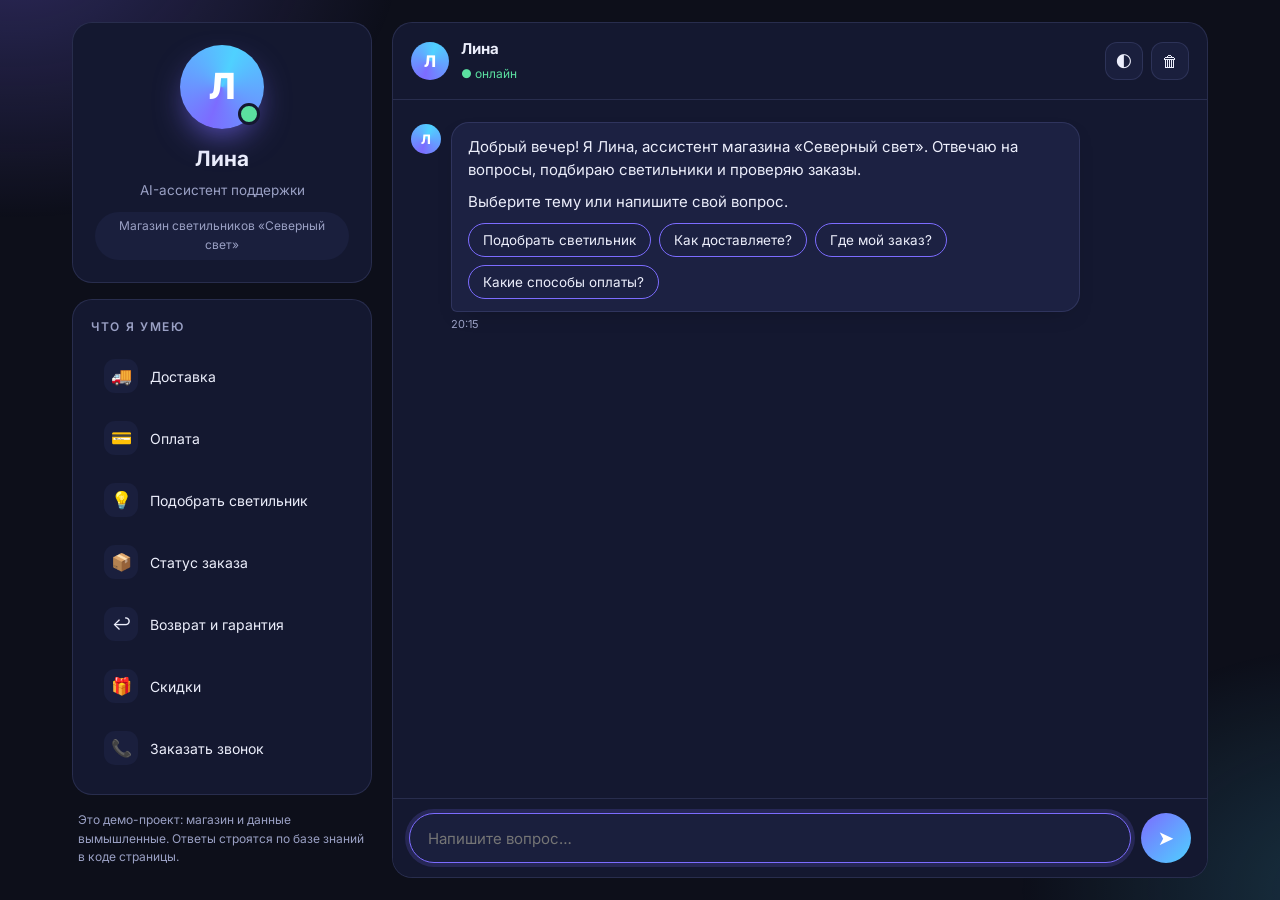
<file: ai-demo.html>
<!DOCTYPE html>
<html lang="ru" data-theme="dark">
<head>
<meta charset="UTF-8">
<meta name="viewport" content="width=device-width, initial-scale=1.0">
<title>Лина — AI-ассистент магазина «Северный свет»</title>
<meta name="description" content="Демо AI-ассистента поддержки: отвечает на вопросы о доставке и оплате, подбирает светильник, проверяет статус заказа и оформляет заявку на звонок.">
<meta name="theme-color" content="#0d0f1a">
<meta property="og:title" content="Лина — AI-ассистент магазина «Северный свет»">
<meta property="og:description" content="Демо-чат: ответы на вопросы, подбор товара, статус заказа, заявка на звонок.">
<meta property="og:type" content="website">
<meta property="og:locale" content="ru_RU">
<meta property="og:image" content="https://eskenderov1969-spec.github.io/Narhoz/og-ai.png">
<meta property="og:image:width" content="1200">
<meta property="og:image:height" content="630">
<meta property="og:url" content="https://eskenderov1969-spec.github.io/Narhoz/ai-demo.html">
<meta name="twitter:card" content="summary_large_image">
<link rel="canonical" href="https://eskenderov1969-spec.github.io/Narhoz/ai-demo.html">
<link rel="preconnect" href="https://fonts.googleapis.com">
<link rel="preconnect" href="https://fonts.gstatic.com" crossorigin>
<link href="https://fonts.googleapis.com/css2?family=Inter:wght@400;500;600;700;800&display=swap" rel="stylesheet">
<style>
:root{
  --bg:#0d0f1a; --panel:#141830; --panel2:#1a1f3d; --line:rgba(160,170,255,.14);
  --text:#eceefb; --muted:#9aa0c4; --accent:#7c6cff; --accent2:#4fd1ff; --user:#7c6cff; --bot:#1c2142;
  --ok:#5be0a0; --radius:20px;
}
[data-theme="light"]{
  --bg:#f3f4fb; --panel:#ffffff; --panel2:#eef0fb; --line:rgba(40,50,120,.12);
  --text:#161a33; --muted:#5d638a; --bot:#ffffff; --ok:#12915a;
}
*{box-sizing:border-box;margin:0;padding:0}
html,body{height:100%}
body{background:var(--bg);color:var(--text);font-family:Inter,system-ui,-apple-system,"Segoe UI",Roboto,sans-serif;line-height:1.55;-webkit-font-smoothing:antialiased;overflow:hidden}
body::before{content:"";position:fixed;inset:-20%;z-index:0;pointer-events:none;
  background:radial-gradient(600px 420px at 15% 10%,rgba(124,108,255,.28),transparent 65%),radial-gradient(520px 380px at 90% 85%,rgba(79,209,255,.18),transparent 65%);
  animation:aurora 14s ease-in-out infinite alternate}
@keyframes aurora{to{transform:translate(3%,2%) scale(1.06)}}
button{font-family:inherit;color:inherit}
:focus-visible{outline:2px solid var(--accent2);outline-offset:2px}

.app{position:relative;z-index:1;height:100%;max-width:1180px;margin:0 auto;padding:22px;display:grid;grid-template-columns:300px 1fr;gap:20px}

/* sidebar */
.side{display:flex;flex-direction:column;gap:16px;min-height:0}
.card{background:var(--panel);border:1px solid var(--line);border-radius:var(--radius)}
.profile{padding:22px;text-align:center}
.avatar{width:84px;height:84px;margin:0 auto 14px;border-radius:50%;display:grid;place-items:center;font-size:36px;font-weight:800;color:#fff;
  background:conic-gradient(from 200deg,#7c6cff,#4fd1ff,#7c6cff);position:relative;box-shadow:0 14px 34px -10px rgba(124,108,255,.8)}
.avatar::after{content:"";position:absolute;right:4px;bottom:4px;width:16px;height:16px;border-radius:50%;background:var(--ok);border:3px solid var(--panel)}
.profile h1{font-size:21px;letter-spacing:-.01em}
.profile p{color:var(--muted);font-size:13.5px;margin-top:4px}
.shop{display:inline-block;margin-top:12px;padding:5px 12px;border-radius:999px;background:var(--panel2);font-size:12px;color:var(--muted)}
.topics{padding:18px;display:flex;flex-direction:column;gap:6px;overflow:auto;min-height:0}
.topics h2{font-size:12px;letter-spacing:.14em;text-transform:uppercase;color:var(--muted);margin-bottom:6px;font-weight:600}
.topic{display:flex;align-items:center;gap:12px;text-align:left;background:transparent;border:1px solid transparent;border-radius:14px;padding:10px 12px;font-size:14px;cursor:pointer;transition:.2s}
.topic:hover{background:var(--panel2);border-color:var(--line);transform:translateX(3px)}
.topic span{width:34px;height:34px;border-radius:11px;background:var(--panel2);display:grid;place-items:center;font-size:17px;flex:none}
.note{font-size:12px;color:var(--muted);padding:0 6px}

/* chat */
.chat{display:flex;flex-direction:column;min-height:0;overflow:hidden;position:relative}
.chat-head{display:flex;align-items:center;gap:12px;padding:14px 18px;border-bottom:1px solid var(--line)}
.chat-head .mini{width:38px;height:38px;border-radius:50%;background:conic-gradient(from 200deg,#7c6cff,#4fd1ff,#7c6cff);display:grid;place-items:center;font-weight:800;color:#fff;font-size:16px}
.chat-head b{display:block;font-size:15px}
.chat-head small{color:var(--ok);font-size:12px}
.head-actions{margin-left:auto;display:flex;gap:8px}
.icon-btn{width:38px;height:38px;border-radius:12px;border:1px solid var(--line);background:var(--panel2);cursor:pointer;font-size:16px;transition:.2s;display:grid;place-items:center}
.icon-btn:hover{border-color:var(--accent);transform:translateY(-2px)}
#sideToggle{display:none}
.log{flex:1;overflow-y:auto;padding:22px 18px;display:flex;flex-direction:column;gap:14px;scroll-behavior:smooth}
.msg{display:flex;gap:10px;max-width:86%;animation:pop .35s cubic-bezier(.2,.8,.2,1) both}
.msg.me{align-self:flex-end;flex-direction:row-reverse}
@keyframes pop{from{opacity:0;transform:translateY(10px) scale(.97)}}
.msg .ava{width:30px;height:30px;border-radius:50%;flex:none;background:conic-gradient(from 200deg,#7c6cff,#4fd1ff,#7c6cff);display:grid;place-items:center;color:#fff;font-size:13px;font-weight:800;margin-top:2px}
.bubble{padding:12px 16px;border-radius:18px;font-size:15px;border:1px solid var(--line);background:var(--bot);box-shadow:0 8px 24px -16px rgba(0,0,0,.5)}
.bubble p+p{margin-top:8px}
.bubble ul{margin:8px 0 0 18px}
.bubble li{margin:2px 0}
.bubble b{font-weight:700}
.bubble code{background:var(--panel2);padding:1px 6px;border-radius:6px;font-size:13px}
.me .bubble{background:linear-gradient(135deg,#7c6cff,#5a6bff);color:#fff;border-color:transparent;border-bottom-right-radius:6px}
.bot .bubble{border-bottom-left-radius:6px}
.time{font-size:11px;color:var(--muted);margin-top:4px}
.me .time{text-align:right}
.typing .bubble{display:flex;gap:5px;padding:16px 18px}
.typing i{width:7px;height:7px;border-radius:50%;background:var(--muted);animation:dot 1.1s infinite}
.typing i:nth-child(2){animation-delay:.18s}.typing i:nth-child(3){animation-delay:.36s}
@keyframes dot{0%,60%,100%{opacity:.3;transform:none}30%{opacity:1;transform:translateY(-4px)}}
.chips{display:flex;flex-wrap:wrap;gap:8px;margin-top:10px}
.chip{border:1px solid var(--accent);background:transparent;color:var(--text);padding:8px 14px;border-radius:999px;font-size:13.5px;cursor:pointer;transition:.2s}
.chip:hover{background:var(--accent);color:#fff;transform:translateY(-2px)}
.chips.used .chip{opacity:.4;pointer-events:none}

.composer{display:flex;gap:10px;padding:14px 16px;border-top:1px solid var(--line);background:var(--panel)}
.composer input{flex:1;background:var(--panel2);border:1px solid var(--line);color:var(--text);padding:14px 18px;border-radius:999px;font-family:inherit;font-size:15px;transition:.2s}
.composer input:focus{outline:none;border-color:var(--accent);box-shadow:0 0 0 4px rgba(124,108,255,.18)}
.send{width:50px;height:50px;border-radius:50%;border:0;cursor:pointer;background:linear-gradient(135deg,#7c6cff,#4fd1ff);color:#fff;font-size:20px;transition:.2s;flex:none}
.send:hover{transform:scale(1.08) rotate(-8deg)}
.send:disabled{opacity:.5;cursor:default;transform:none}

@media(max-width:860px){
  body{overflow:auto}
  html,body{height:auto}
  .app{grid-template-columns:1fr;height:100dvh;padding:10px;gap:10px}
  .side{position:fixed;inset:0;z-index:20;background:rgba(5,6,15,.78);backdrop-filter:blur(8px);padding:14px;overflow:auto;display:none}
  .side.open{display:flex}
  #sideToggle{display:grid}
  .msg{max-width:94%}
}
@media(prefers-reduced-motion:reduce){*,*::before,*::after{animation:none!important;transition:none!important}.log{scroll-behavior:auto}}
</style>
</head>
<body>

<div class="app">

  <aside class="side" id="side" aria-label="О ассистенте">
    <div class="card profile">
      <div class="avatar" aria-hidden="true">Л</div>
      <h1>Лина</h1>
      <p>AI-ассистент поддержки</p>
      <span class="shop">Магазин светильников «Северный свет»</span>
    </div>
    <div class="card topics">
      <h2>Что я умею</h2>
      <button class="topic" data-q="Как доставляете?"><span>🚚</span>Доставка</button>
      <button class="topic" data-q="Какие способы оплаты?"><span>💳</span>Оплата</button>
      <button class="topic" data-q="Подобрать светильник"><span>💡</span>Подобрать светильник</button>
      <button class="topic" data-q="Где мой заказ?"><span>📦</span>Статус заказа</button>
      <button class="topic" data-q="Условия возврата"><span>↩️</span>Возврат и гарантия</button>
      <button class="topic" data-q="Хочу промокод"><span>🎁</span>Скидки</button>
      <button class="topic" data-q="Перезвоните мне"><span>📞</span>Заказать звонок</button>
    </div>
    <p class="note">Это демо-проект: магазин и данные вымышленные. Ответы строятся по базе знаний в коде страницы.</p>
  </aside>

  <main class="card chat" aria-label="Чат с ассистентом">
    <div class="chat-head">
      <div class="mini" aria-hidden="true">Л</div>
      <div><b>Лина</b><small>● онлайн</small></div>
      <div class="head-actions">
        <button class="icon-btn" id="sideToggle" type="button" aria-label="Темы">☰</button>
        <button class="icon-btn" id="themeBtn" type="button" aria-label="Сменить тему">🌓</button>
        <button class="icon-btn" id="clearBtn" type="button" aria-label="Очистить чат">🗑</button>
      </div>
    </div>
    <div class="log" id="log" role="log" aria-live="polite"></div>
    <form class="composer" id="form" autocomplete="off">
      <input id="input" type="text" placeholder="Напишите вопрос…" aria-label="Сообщение" maxlength="300">
      <button class="send" id="send" type="submit" aria-label="Отправить">➤</button>
    </form>
  </main>

</div>

<script>
(function(){
  var log=document.getElementById('log'), form=document.getElementById('form'),
      input=document.getElementById('input'), send=document.getElementById('send'),
      side=document.getElementById('side');
  var reduce=window.matchMedia&&window.matchMedia('(prefers-reduced-motion: reduce)').matches;
  var userName='', pending=null, flow={}, busy=false;

  /* ---------- база знаний ---------- */
  var KB=[
    {id:'hello',keys:['привет','здравств','добрый','хай','hello','салют'],a:function(){return [greet()+(userName?', '+userName:'')+'! Я Лина, ассистент магазина «Северный свет». Помогу с доставкой, оплатой, подбором светильника и статусом заказа.']},chips:['Подобрать светильник','Как доставляете?','Где мой заказ?']},
    {id:'delivery',keys:['доставк','доставля','привез','курьер','сдэк','самовывоз','пункт','срок'],a:function(){return ['Доставляем по всей России:',['**Курьер по Москве и области:** 1–2 дня, 290 ₽','**СДЭК и Почта России:** 3–7 дней, от 350 ₽','**Самовывоз** из шоурума на Лесной, 14: бесплатно, готово через 2 часа'],'При заказе от **5 000 ₽** доставка курьером бесплатная.']},chips:['Какие способы оплаты?','Где мой заказ?']},
    {id:'pay',keys:['оплат','карт','рассрочк','наличн','сбп','платить','платеж'],a:function(){return ['Принимаем разные способы оплаты:',['Банковская карта и СБП на сайте','Наличными или картой при получении','Рассрочка на 6 месяцев без переплаты от 8 000 ₽'],'Платёжные данные защищены, мы их не храним.']},chips:['Как доставляете?','Хочу промокод']},
    {id:'return',keys:['возврат','вернуть','обмен','гаранти','сломал','брак','не работает'],a:function(){return ['Всё просто:',['**14 дней** на возврат, если товар не подошёл и сохранил вид','**2 года гарантии** на светильники и **1 год** на лампы','При браке заберём товар за наш счёт и вернём деньги или заменим'],'Для заявки понадобится номер заказа. Если хотите, я передам обращение менеджеру.']},chips:['Перезвоните мне','Где мой заказ?']},
    {id:'promo',keys:['промокод','скидк','акци','купон','дешевл','подарок'],a:function(){return ['Для первого заказа действует промокод **WELCOME10**: скидка 10% на всё, кроме товаров по акции.',"Ещё при подписке на рассылку присылаем персональные предложения раз в месяц."]},chips:['Как доставляете?','Подобрать светильник']},
    {id:'hours',keys:['часы','работает','график','время работы','открыт','до скольки'],a:function(){return ['Мы на связи **ежедневно с 9:00 до 21:00** по Москве. Чат работает круглосуточно, а менеджеры подключаются в рабочие часы.']},chips:['Перезвоните мне']},
    {id:'contacts',keys:['контакт','телефон','адрес','где находитесь','шоурум','почта','email'],a:function(){return ['Наши контакты (демо):',['Телефон: +7 (000) 000-00-00','Почта: hello@example.com','Шоурум: Москва, ул. Лесная, 14']]},chips:['Перезвоните мне']},
    {id:'who',keys:['кто ты','ты бот','ты робот','ты человек','как тебя зовут','ты нейросеть','ты ии','ты ai'],a:function(){return ['Я Лина, виртуальный ассистент. Честно: это демо-версия, и мои ответы строятся по заранее подготовленной базе знаний, без настоящей языковой модели.','В боевой версии такой чат подключают к LLM API и к данным магазина, чтобы он отвечал на любые вопросы и видел реальные заказы.']},chips:['Что ты умеешь?']},
    {id:'can',keys:['умеешь','можешь','помощь','помоги','что ты','команд'],a:function(){return ['Я могу:',['рассказать про доставку, оплату, возврат и скидки','подобрать светильник по шагам','проверить статус заказа по номеру','оформить заявку на звонок менеджера'],'С чего начнём?']},chips:['Подобрать светильник','Где мой заказ?','Перезвоните мне']},
    {id:'thanks',keys:['спасибо','благодар','круто','отлично','супер'],a:function(){return ['Пожалуйста'+(userName?', '+userName:'')+'! Если появятся ещё вопросы, я здесь.']},chips:[]},
    {id:'bye',keys:['пока','до свидания','увидимся'],a:function(){return ['До встречи'+(userName?', '+userName:'')+'! Хорошего вечера 🌙']},chips:[]}
  ];
  var PICK={
    'Гостиная':['Люстра **«Аврора»** с диммером: 12 900 ₽','Торшер **«Фьорд»** для мягкого света: 6 400 ₽'],
    'Спальня':['Бра **«Луна»** с тёплым светом: 3 200 ₽','Настольная лампа **«Сумерки»** с сенсорным управлением: 2 900 ₽'],
    'Кухня':['Подвесной светильник **«Нордик»**: 4 700 ₽','LED-лента **«Линия»** для рабочей зоны: 1 800 ₽'],
    'Кабинет':['Настольная лампа **«Фокус»** с регулировкой яркости: 3 900 ₽','Потолочный светильник **«Ясный день»**: 5 600 ₽']
  };

  /* ---------- утилиты ---------- */
  function greet(){var h=new Date().getHours();return h<5?'Доброй ночи':h<12?'Доброе утро':h<18?'Добрый день':'Добрый вечер'}
  function norm(s){return s.toLowerCase().replace(/ё/g,'е').replace(/[^a-zа-я0-9\- ]/g,' ').replace(/\s+/g,' ').trim()}
  function esc(s){return s.replace(/&/g,'&amp;').replace(/</g,'&lt;').replace(/>/g,'&gt;')}
  function fmt(s){return esc(s).replace(/\*\*(.+?)\*\*/g,'<b>$1</b>')}
  function now(){var d=new Date();return String(d.getHours()).padStart(2,'0')+':'+String(d.getMinutes()).padStart(2,'0')}
  function scroll(){log.scrollTop=log.scrollHeight}
  function sleep(ms){return new Promise(function(r){setTimeout(r,reduce?0:ms)})}

  function bubbleHTML(parts){
    return parts.map(function(p){
      if(Array.isArray(p)) return '<ul>'+p.map(function(i){return '<li>'+fmt(i)+'</li>'}).join('')+'</ul>';
      return '<p>'+fmt(p)+'</p>';
    }).join('');
  }

  function addMsg(who,html){
    var row=document.createElement('div');row.className='msg '+who;
    var ava=who==='bot'?'<div class="ava" aria-hidden="true">Л</div>':'';
    row.innerHTML=ava+'<div><div class="bubble">'+html+'</div><div class="time">'+now()+'</div></div>';
    log.appendChild(row);scroll();return row;
  }
  function addUser(text){addMsg('me','<p>'+esc(text)+'</p>')}

  function addChips(row,list){
    if(!list||!list.length) return;
    var box=document.createElement('div');box.className='chips';
    list.forEach(function(t){
      var b=document.createElement('button');b.type='button';b.className='chip';b.textContent=t;
      b.addEventListener('click',function(){box.classList.add('used');handle(t)});
      box.appendChild(b);
    });
    row.querySelector('.bubble').appendChild(box);scroll();
  }

  async function botSay(parts,chips){
    busy=true;send.disabled=true;
    var t=document.createElement('div');t.className='msg bot typing';
    t.innerHTML='<div class="ava" aria-hidden="true">Л</div><div class="bubble"><i></i><i></i><i></i></div>';
    log.appendChild(t);scroll();
    var len=parts.join(' ').length;
    await sleep(Math.min(450+len*6,1500));
    t.remove();
    var row=addMsg('bot',bubbleHTML(parts));
    addChips(row,chips);
    busy=false;send.disabled=false;
    if(window.matchMedia('(min-width:861px)').matches) input.focus();
  }

  /* ---------- логика диалога ---------- */
  function score(text){
    var best=null,max=0;
    KB.forEach(function(k){
      var s=0;
      k.keys.forEach(function(key){if(text.indexOf(key)!==-1)s+=key.length>4?2:1});
      if(s>max){max=s;best=k}
    });
    return best;
  }
  function extractName(raw){
    var m=raw.match(/(?:[Мм]еня зовут|[Мм]ое имя|[Мм]оё имя|\bЯ)\s+([А-ЯЁ][а-яё]{1,20})/);
    return m?m[1].charAt(0).toUpperCase()+m[1].slice(1).toLowerCase():'';
  }
  function orderStatus(num){
    var last=parseInt(num.slice(-1),10);
    var st=[
      ['Собираем заказ на складе','Отправим сегодня вечером'],
      ['Заказ передан в службу доставки','Ожидайте звонок курьера'],
      ['Заказ в пути','Прибудет завтра с 10:00 до 18:00'],
      ['Заказ ждёт вас в пункте выдачи','Хранение 5 дней'],
      ['Заказ доставлен','Спасибо, что выбрали нас!']
    ][last%5];
    return ['Заказ **СС-'+num+'**: '+st[0]+'.',st[1]+'.'];
  }

  async function handle(raw){
    var text=raw.trim();if(!text||busy)return;
    addUser(text);
    var n=norm(text);

    /* шаги сценариев */
    if(pending==='order'){
      var m=n.match(/(\d{5})/);
      if(m){pending=null;return botSay(orderStatus(m[1]),['Перезвоните мне','Условия возврата']);}
      if(/отмена|не знаю|нет/.test(n)){pending=null;return botSay(['Хорошо. Если найдёте номер, он указан в письме с подтверждением. Могу передать вопрос менеджеру.'],['Перезвоните мне']);}
      return botSay(['Не вижу номера. Он состоит из 5 цифр, например **СС-48213**. Напишите его или скажите «отмена».']);
    }
    if(pending==='room'){
      var room=Object.keys(PICK).filter(function(r){return n.indexOf(norm(r).slice(0,5))!==-1})[0];
      if(room){pending=null;return botSay(['Для комнаты «'+room.toLowerCase()+'» советую:',PICK[room],'Все модели есть в наличии. Для первого заказа действует промокод **WELCOME10**.'],['Как доставляете?','Хочу промокод']);}
      return botSay(['Выберите комнату из вариантов ниже или напишите её название.'],Object.keys(PICK));
    }
    if(pending==='cb-name'){
      var nm=extractName(text)||text.replace(/[^А-Яа-яЁёA-Za-z \-]/g,'').trim().split(' ')[0];
      if(!nm||nm.length<2)return botSay(['Как к вам обращаться? Напишите имя.']);
      flow.name=nm.charAt(0).toUpperCase()+nm.slice(1);userName=flow.name;pending='cb-phone';
      return botSay(['Приятно познакомиться, '+flow.name+'! Оставьте номер телефона, и менеджер перезвонит в течение 15 минут в рабочее время.']);
    }
    if(pending==='cb-phone'){
      var digits=text.replace(/\D/g,'');
      if(digits.length<10)return botSay(['Проверьте номер: нужно минимум 10 цифр. Например, +7 900 123-45-67.']);
      pending=null;
      return botSay(['Готово, заявка принята ✅',['Имя: **'+flow.name+'**','Телефон: **'+text.trim()+'**'],'Это демо-режим: данные никуда не отправляются.'],['Подобрать светильник']);
    }

    /* имя из свободной фразы */
    var found=extractName(text);
    if(found&&!userName){userName=found;return botSay(['Приятно познакомиться, '+userName+'! Чем могу помочь?'],['Подобрать светильник','Как доставляете?','Где мой заказ?']);}

    /* запуск сценариев */
    if(/где мой заказ|статус|отследить|номер заказа|мой заказ/.test(n)){
      pending='order';
      return botSay(['Проверю статус. Напишите номер заказа, например **СС-48213**.','Для демо подойдёт любой номер из 5 цифр.']);
    }
    if(/подобрат|подбери|посоветуй|выбрат|какой светильник|люстр|лампу|торшер/.test(n)){
      pending='room';
      return botSay(['Давайте подберём. Для какой комнаты ищете свет?'],Object.keys(PICK));
    }
    if(/перезвон|позвон|менеджер|оператор|заказать звонок|свяжитесь/.test(n)){
      pending='cb-name';
      return botSay(['Оформлю заявку на звонок. Как вас зовут?']);
    }

    var k=score(n);
    if(k){
      var parts=k.a();
      return botSay(parts,k.chips);
    }
    return botSay(['Пока не нашла ответ на этот вопрос. В демо-версии я знаю про доставку, оплату, возврат, скидки и умею подбирать свет. Могу передать вопрос менеджеру.'],['Перезвоните мне','Что ты умеешь?','Подобрать светильник']);
  }

  /* ---------- события ---------- */
  form.addEventListener('submit',function(e){
    e.preventDefault();var v=input.value;if(!v.trim()||busy)return;
    input.value='';handle(v);
  });
  document.querySelectorAll('.topic').forEach(function(b){
    b.addEventListener('click',function(){side.classList.remove('open');if(!busy)handle(b.dataset.q)});
  });
  document.getElementById('sideToggle').addEventListener('click',function(){side.classList.toggle('open')});
  side.addEventListener('click',function(e){if(e.target===side)side.classList.remove('open')});

  document.getElementById('themeBtn').addEventListener('click',function(){
    var root=document.documentElement;
    var t=root.getAttribute('data-theme')==='dark'?'light':'dark';
    root.setAttribute('data-theme',t);
    try{localStorage.setItem('ai-demo-theme',t)}catch(e){}
  });
  try{var saved=localStorage.getItem('ai-demo-theme');if(saved==='light'||saved==='dark')document.documentElement.setAttribute('data-theme',saved)}catch(e){}

  function start(){
    log.innerHTML='';pending=null;flow={};userName='';
    botSay([greet()+'! Я Лина, ассистент магазина «Северный свет». Отвечаю на вопросы, подбираю светильники и проверяю заказы.','Выберите тему или напишите свой вопрос.'],
      ['Подобрать светильник','Как доставляете?','Где мой заказ?','Какие способы оплаты?']);
  }
  document.getElementById('clearBtn').addEventListener('click',function(){if(!busy)start()});
  start();
})();
</script>
</body>
</html>
</file>
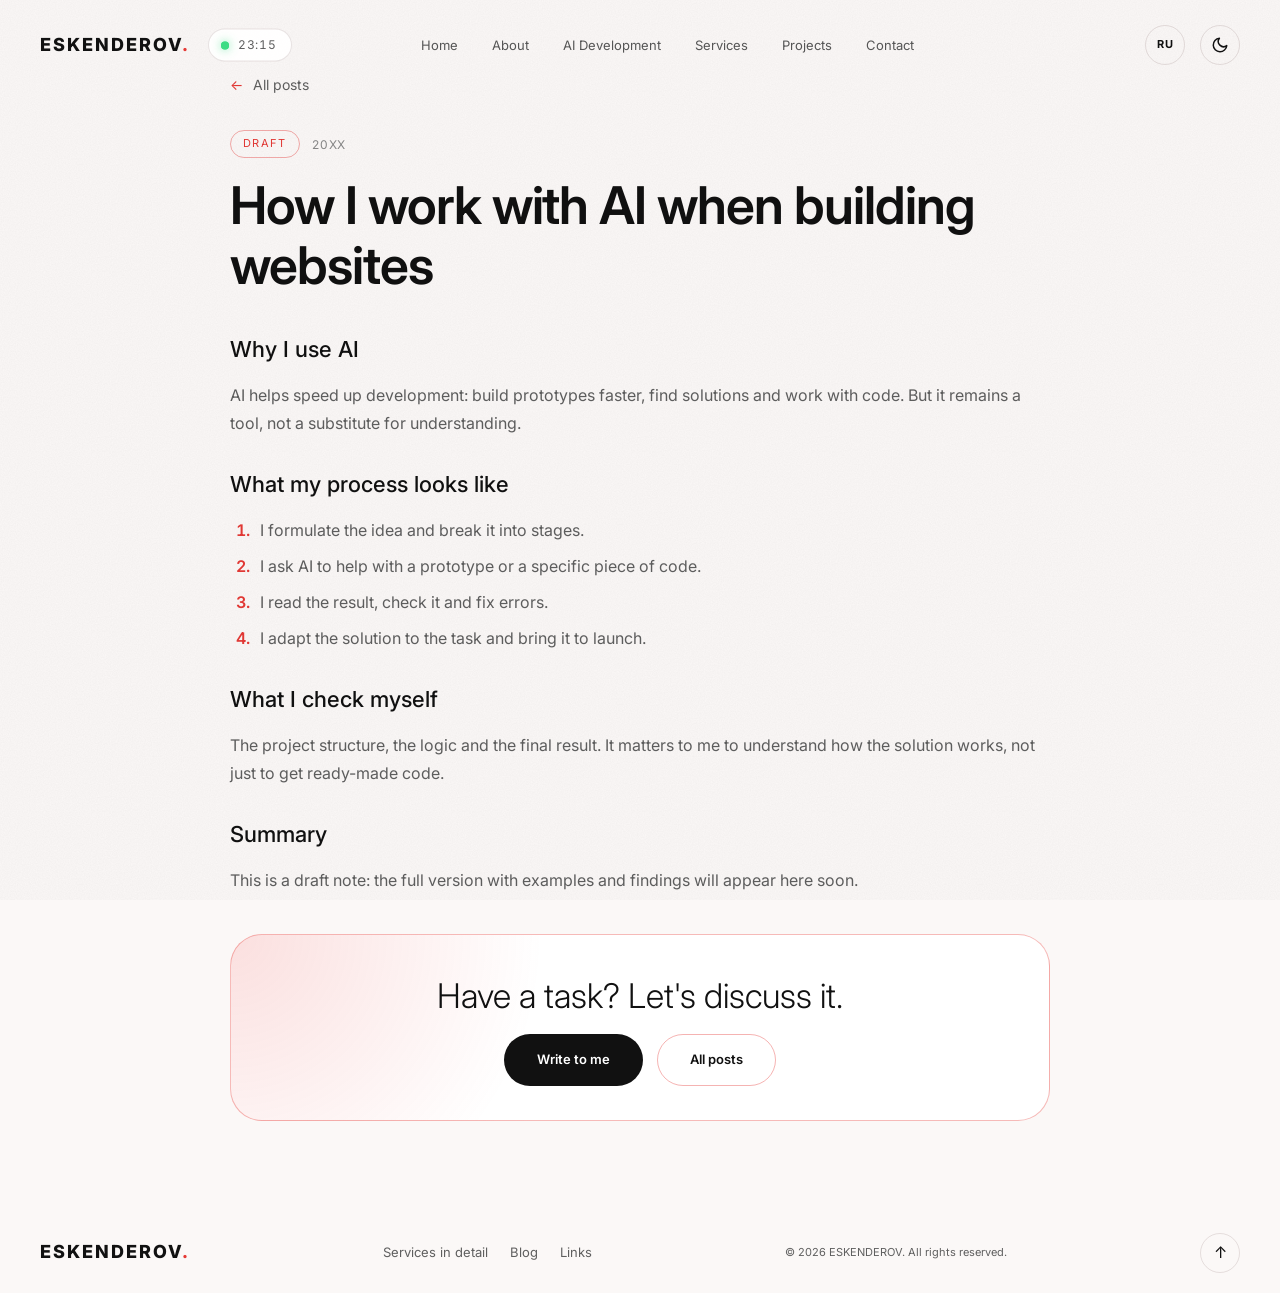
<file: blog-ai-workflow.html>
<!DOCTYPE html>
<html lang="ru" class="no-loader">
<head>
    <meta charset="UTF-8">
    <meta name="viewport" content="width=device-width, initial-scale=1.0">

    <title>Как я работаю с ИИ при разработке сайтов — ESKENDEROV</title>
    <meta name="description" content="Короткий разбор того, как ИИ помогает ускорять разработку и где важно оставаться за рулём.">
    <link rel="icon" href="data:image/svg+xml,%3Csvg xmlns='http://www.w3.org/2000/svg' viewBox='0 0 32 32'%3E%3Crect width='32' height='32' fill='%230a0a0a'/%3E%3Ctext x='16' y='23' font-size='20' font-weight='700' text-anchor='middle' fill='%23f5f5f5' font-family='Arial'%3EE%3C/text%3E%3C/svg%3E">

    <meta property="og:type" content="website">
    <meta property="og:title" content="Как я работаю с ИИ при разработке сайтов — ESKENDEROV">
    <meta property="og:description" content="Короткий разбор того, как ИИ помогает ускорять разработку и где важно оставаться за рулём.">
    <meta property="og:image" content="https://eskenderov1969-spec.github.io/Narhoz/og-image.png">
    <meta property="og:url" content="https://eskenderov1969-spec.github.io/Narhoz/blog-ai-workflow.html">
    <meta property="og:locale" content="ru_RU">
    <meta property="og:site_name" content="ESKENDEROV">
    <meta name="twitter:card" content="summary_large_image">
    <meta name="twitter:title" content="Как я работаю с ИИ при разработке сайтов — ESKENDEROV">
    <meta name="twitter:description" content="Короткий разбор того, как ИИ помогает ускорять разработку и где важно оставаться за рулём.">
    <meta name="twitter:image" content="https://eskenderov1969-spec.github.io/Narhoz/og-image.png">
    <link rel="canonical" href="https://eskenderov1969-spec.github.io/Narhoz/blog-ai-workflow.html">
    <meta name="robots" content="index, follow">
    <meta name="author" content="ESKENDEROV">
    <meta name="theme-color" content="#141416">

    <script>
        /* Тема: сохранённый выбор, иначе — системная настройка устройства */
        (function () {
            var theme = null;
            try { theme = localStorage.getItem("theme"); } catch (e) {}
            if (theme !== "light" && theme !== "dark") {
                theme = window.matchMedia &&
                    window.matchMedia("(prefers-color-scheme: light)").matches
                    ? "light" : "dark";
            }
            document.documentElement.setAttribute("data-theme", theme);
            var meta = document.querySelector('meta[name="theme-color"]');
            if (meta) meta.setAttribute("content", theme === "light" ? "#fbf8f7" : "#141416");
        })();
    </script>
    <noscript><style>.reveal{opacity:1!important;transform:none!important}.word{opacity:1!important;transform:none!important;filter:none!important}</style></noscript>

    <link rel="preconnect" href="https://fonts.googleapis.com">
    <link rel="preconnect" href="https://fonts.gstatic.com" crossorigin>
    <link href="https://fonts.googleapis.com/css2?family=Inter:wght@300;400;500;600;700;800&display=swap" rel="stylesheet">

    <link rel="stylesheet" href="style.css">
</head>

<body>

    <a class="skip-link" href="#main">Перейти к содержимому</a>

    <!-- SVG-спрайт иконок -->
    <svg width="0" height="0" style="position:absolute" aria-hidden="true" focusable="false">
        <defs>
            <symbol id="i-ai" viewBox="0 0 24 24"><path d="M11 3l1.9 5.1L18 10l-5.1 1.9L11 17l-1.9-5.1L4 10l5.1-1.9z"/><path d="M18.5 15l.8 2.2 2.2.8-2.2.8-.8 2.2-.8-2.2-2.2-.8 2.2-.8z"/></symbol>
            <symbol id="i-html" viewBox="0 0 24 24"><path d="M8 7l-5 5 5 5M16 7l5 5-5 5M13.5 5l-3 14"/></symbol>
            <symbol id="i-css" viewBox="0 0 24 24"><path d="M8 4c-2 0-3 1-3 3v2c0 1.2-.8 2-2 3 1.2 1 2 1.8 2 3v2c0 2 1 3 3 3M16 4c2 0 3 1 3 3v2c0 1.2.8 2 2 3-1.2 1-2 1.8-2 3v2c0 2-1 3-3 3"/></symbol>
            <symbol id="i-js" viewBox="0 0 24 24"><rect x="3" y="3" width="18" height="18" rx="5.5"/><text x="12" y="15.8" text-anchor="middle" font-size="9.5" font-weight="800" fill="currentColor" stroke="none" font-family="Inter,system-ui,sans-serif">JS</text></symbol>
            <symbol id="i-py" viewBox="0 0 24 24"><rect x="3" y="3" width="18" height="18" rx="5.5"/><text x="12" y="15.8" text-anchor="middle" font-size="9.5" font-weight="800" fill="currentColor" stroke="none" font-family="Inter,system-ui,sans-serif">Py</text></symbol>
            <symbol id="i-cpp" viewBox="0 0 24 24"><rect x="3" y="3" width="18" height="18" rx="5.5"/><text x="12" y="15.6" text-anchor="middle" font-size="8" font-weight="800" fill="currentColor" stroke="none" font-family="Inter,system-ui,sans-serif">C++</text></symbol>
            <symbol id="i-cs" viewBox="0 0 24 24"><rect x="3" y="3" width="18" height="18" rx="5.5"/><text x="12" y="15.8" text-anchor="middle" font-size="9.5" font-weight="800" fill="currentColor" stroke="none" font-family="Inter,system-ui,sans-serif">C#</text></symbol>
            <symbol id="i-ux" viewBox="0 0 24 24"><rect x="3" y="4" width="18" height="16" rx="4"/><path d="M3 9h18M9 9v11"/></symbol>
            <symbol id="i-auto" viewBox="0 0 24 24"><path d="M13 2.5L5 13.5h6l-1 8 8-11h-6z"/></symbol>
            <symbol id="i-copy" viewBox="0 0 24 24"><rect x="9" y="9" width="11" height="11" rx="3"/><path d="M5 15V7a3 3 0 0 1 3-3h8"/></symbol>
            <symbol id="i-check" viewBox="0 0 24 24"><path d="M5 12.5l4.5 4.5L19 7.5"/></symbol>
            <symbol id="i-send" viewBox="0 0 24 24"><path d="M21 3L3 10.5l7 2.5 2.5 7z"/><path d="M10 13L21 3"/></symbol>
        </defs>
    </svg>

    <div class="scroll-progress" id="scrollProgress" aria-hidden="true"></div>
    <div class="cursor-glow" id="cursorGlow" aria-hidden="true"></div>

    <header class="header" id="header">
        <div class="container header-container">

            <div class="brand">
                <a href="index.html" class="logo">
                    ESKENDEROV<span>.</span>
                </a>
                <a href="index.html#contact" class="status status-header" data-status="open" data-tz="Europe/Moscow" data-tz-label="MSK">
                    <span class="status-dot" aria-hidden="true"></span>
                    <span class="status-text">Открыт к проектам</span>
                    <time class="status-time" aria-label="Местное время"></time>
                </a>
            </div>

            <nav class="nav" id="nav">
                <span class="nav-pill" id="navPill" aria-hidden="true"></span>
                <a href="index.html#home" class="nav-link">Главная</a>
                <a href="index.html#about" class="nav-link">Обо мне</a>
                <a href="index.html#ai-development" class="nav-link">AI Development</a>
                <a href="index.html#services" class="nav-link">Услуги</a>
                <a href="index.html#projects" class="nav-link">Проекты</a>
                <a href="index.html#contact" class="nav-link">Контакты</a>
            </nav>

            <div class="header-actions">

                <button class="theme-toggle lang-toggle" id="langToggle" type="button" aria-label="Сменить язык">EN</button>

                <button class="theme-toggle" id="themeToggle" type="button" aria-label="Переключить тему">
                    <svg class="icon-sun" viewBox="0 0 24 24" fill="none" stroke="currentColor" stroke-width="2" stroke-linecap="round" stroke-linejoin="round" aria-hidden="true">
                        <circle cx="12" cy="12" r="4"></circle>
                        <path d="M12 2v2M12 20v2M4.93 4.93l1.41 1.41M17.66 17.66l1.41 1.41M2 12h2M20 12h2M4.93 19.07l1.41-1.41M17.66 6.34l1.41-1.41"></path>
                    </svg>
                    <svg class="icon-moon" viewBox="0 0 24 24" fill="none" stroke="currentColor" stroke-width="2" stroke-linecap="round" stroke-linejoin="round" aria-hidden="true">
                        <path d="M21 12.8A9 9 0 1 1 11.2 3a7 7 0 0 0 9.8 9.8z"></path>
                    </svg>
                </button>

                <button class="menu-button" id="menuButton" aria-label="Открыть меню">
                    <span></span>
                    <span></span>
                    <span></span>
                </button>

            </div>

        </div>
    </header>

    <main id="main">

        <section class="section page-top">

            <div class="container container-narrow">

                <a class="back-link reveal" href="blog.html"><i>←</i> Весь блог</a>

                <article class="article">

                    <header class="article-head reveal">
                        <div class="post-meta"><span class="post-tag">Черновик</span><span>20XX</span></div>
                        <h1>Как я работаю с ИИ при разработке сайтов</h1>
                    </header>

                    <div class="article-body reveal">

                        <h2>Зачем мне ИИ</h2>
                        <p>ИИ помогает ускорять разработку: быстрее собирать прототипы, находить решения и работать с кодом. Но он остаётся инструментом, а не заменой понимания.</p>

                        <h2>Как выглядит мой процесс</h2>
                        <ol>
                            <li>Формулирую идею и разбиваю её на этапы.</li>
                            <li>Прошу ИИ помочь с прототипом или конкретным куском кода.</li>
                            <li>Читаю результат, проверяю и исправляю ошибки.</li>
                            <li>Адаптирую решение под задачу и довожу до запуска.</li>
                        </ol>

                        <h2>Что я проверяю сам</h2>
                        <p>Структуру проекта, логику работы и конечный результат. Для меня важно понимать, как работает решение, а не просто получить готовый код.</p>

                        <h2>Итог</h2>
                        <p>Это черновик заметки: скоро здесь появится полная версия с примерами и находками.</p>

                    </div>

                </article>

                <div class="cta-box reveal">
                    <h3>Есть задача? Давайте обсудим.</h3>
                    <div class="cta-buttons">
                        <a href="index.html#contact" class="button button-primary">Написать мне</a>
                        <a href="blog.html" class="button button-secondary">Весь блог</a>
                    </div>
                </div>

            </div>

        </section>

    </main>

    <footer class="footer">

        <div class="container footer-container">

            <a href="index.html" class="logo">
                ESKENDEROV<span>.</span>
            </a>


            <nav class="footer-links" aria-label="Pages">
                <a href="services.html">Услуги подробно</a>
                <a href="blog.html">Блог</a>
                <a href="links.html">Ссылки</a>
            </nav>

            <p>
                © <span id="year"></span> ESKENDEROV. All rights reserved.
            </p>

            <a href="#main" class="back-top">↑</a>

        </div>

    </footer>

    <div class="toast" id="toast" role="status" aria-live="polite"></div>

    <script src="script.js"></script>

</body>
</html>
</file>
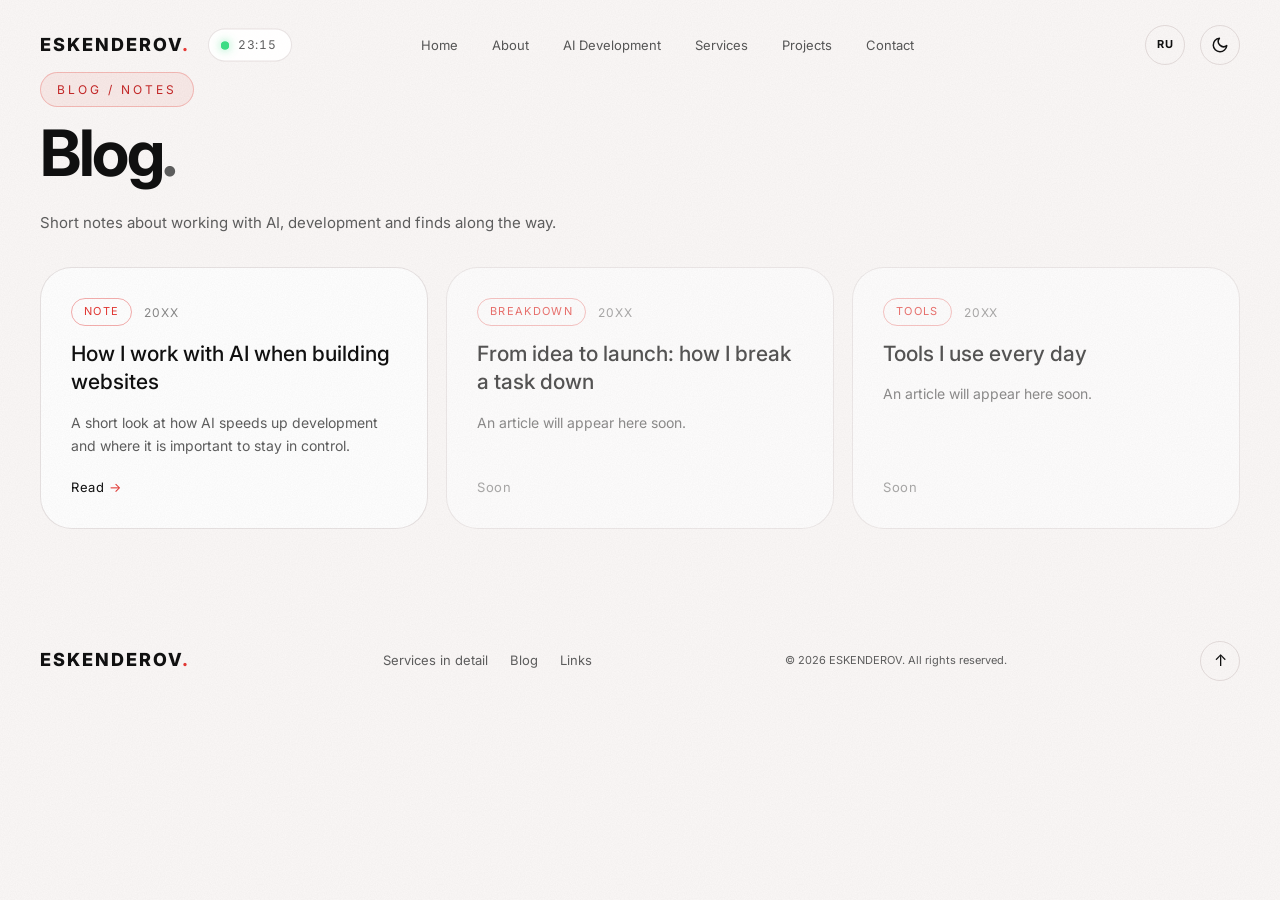
<file: blog.html>
<!DOCTYPE html>
<html lang="ru" class="no-loader">
<head>
    <meta charset="UTF-8">
    <meta name="viewport" content="width=device-width, initial-scale=1.0">

    <title>Блог — ESKENDEROV</title>
    <meta name="description" content="Короткие заметки о работе с ИИ, разработке сайтов и находках по пути.">
    <link rel="icon" href="data:image/svg+xml,%3Csvg xmlns='http://www.w3.org/2000/svg' viewBox='0 0 32 32'%3E%3Crect width='32' height='32' fill='%230a0a0a'/%3E%3Ctext x='16' y='23' font-size='20' font-weight='700' text-anchor='middle' fill='%23f5f5f5' font-family='Arial'%3EE%3C/text%3E%3C/svg%3E">

    <meta property="og:type" content="website">
    <meta property="og:title" content="Блог — ESKENDEROV">
    <meta property="og:description" content="Короткие заметки о работе с ИИ, разработке сайтов и находках по пути.">
    <meta property="og:image" content="https://eskenderov1969-spec.github.io/Narhoz/og-image.png">
    <meta property="og:url" content="https://eskenderov1969-spec.github.io/Narhoz/blog.html">
    <meta property="og:locale" content="ru_RU">
    <meta property="og:site_name" content="ESKENDEROV">
    <meta name="twitter:card" content="summary_large_image">
    <meta name="twitter:title" content="Блог — ESKENDEROV">
    <meta name="twitter:description" content="Короткие заметки о работе с ИИ, разработке сайтов и находках по пути.">
    <meta name="twitter:image" content="https://eskenderov1969-spec.github.io/Narhoz/og-image.png">
    <link rel="canonical" href="https://eskenderov1969-spec.github.io/Narhoz/blog.html">
    <meta name="robots" content="index, follow">
    <meta name="author" content="ESKENDEROV">
    <meta name="theme-color" content="#141416">

    <script>
        /* Тема: сохранённый выбор, иначе — системная настройка устройства */
        (function () {
            var theme = null;
            try { theme = localStorage.getItem("theme"); } catch (e) {}
            if (theme !== "light" && theme !== "dark") {
                theme = window.matchMedia &&
                    window.matchMedia("(prefers-color-scheme: light)").matches
                    ? "light" : "dark";
            }
            document.documentElement.setAttribute("data-theme", theme);
            var meta = document.querySelector('meta[name="theme-color"]');
            if (meta) meta.setAttribute("content", theme === "light" ? "#fbf8f7" : "#141416");
        })();
    </script>
    <noscript><style>.reveal{opacity:1!important;transform:none!important}.word{opacity:1!important;transform:none!important;filter:none!important}</style></noscript>

    <link rel="preconnect" href="https://fonts.googleapis.com">
    <link rel="preconnect" href="https://fonts.gstatic.com" crossorigin>
    <link href="https://fonts.googleapis.com/css2?family=Inter:wght@300;400;500;600;700;800&display=swap" rel="stylesheet">

    <link rel="stylesheet" href="style.css">
</head>

<body>

    <a class="skip-link" href="#main">Перейти к содержимому</a>

    <!-- SVG-спрайт иконок -->
    <svg width="0" height="0" style="position:absolute" aria-hidden="true" focusable="false">
        <defs>
            <symbol id="i-ai" viewBox="0 0 24 24"><path d="M11 3l1.9 5.1L18 10l-5.1 1.9L11 17l-1.9-5.1L4 10l5.1-1.9z"/><path d="M18.5 15l.8 2.2 2.2.8-2.2.8-.8 2.2-.8-2.2-2.2-.8 2.2-.8z"/></symbol>
            <symbol id="i-html" viewBox="0 0 24 24"><path d="M8 7l-5 5 5 5M16 7l5 5-5 5M13.5 5l-3 14"/></symbol>
            <symbol id="i-css" viewBox="0 0 24 24"><path d="M8 4c-2 0-3 1-3 3v2c0 1.2-.8 2-2 3 1.2 1 2 1.8 2 3v2c0 2 1 3 3 3M16 4c2 0 3 1 3 3v2c0 1.2.8 2 2 3-1.2 1-2 1.8-2 3v2c0 2-1 3-3 3"/></symbol>
            <symbol id="i-js" viewBox="0 0 24 24"><rect x="3" y="3" width="18" height="18" rx="5.5"/><text x="12" y="15.8" text-anchor="middle" font-size="9.5" font-weight="800" fill="currentColor" stroke="none" font-family="Inter,system-ui,sans-serif">JS</text></symbol>
            <symbol id="i-py" viewBox="0 0 24 24"><rect x="3" y="3" width="18" height="18" rx="5.5"/><text x="12" y="15.8" text-anchor="middle" font-size="9.5" font-weight="800" fill="currentColor" stroke="none" font-family="Inter,system-ui,sans-serif">Py</text></symbol>
            <symbol id="i-cpp" viewBox="0 0 24 24"><rect x="3" y="3" width="18" height="18" rx="5.5"/><text x="12" y="15.6" text-anchor="middle" font-size="8" font-weight="800" fill="currentColor" stroke="none" font-family="Inter,system-ui,sans-serif">C++</text></symbol>
            <symbol id="i-cs" viewBox="0 0 24 24"><rect x="3" y="3" width="18" height="18" rx="5.5"/><text x="12" y="15.8" text-anchor="middle" font-size="9.5" font-weight="800" fill="currentColor" stroke="none" font-family="Inter,system-ui,sans-serif">C#</text></symbol>
            <symbol id="i-ux" viewBox="0 0 24 24"><rect x="3" y="4" width="18" height="16" rx="4"/><path d="M3 9h18M9 9v11"/></symbol>
            <symbol id="i-auto" viewBox="0 0 24 24"><path d="M13 2.5L5 13.5h6l-1 8 8-11h-6z"/></symbol>
            <symbol id="i-copy" viewBox="0 0 24 24"><rect x="9" y="9" width="11" height="11" rx="3"/><path d="M5 15V7a3 3 0 0 1 3-3h8"/></symbol>
            <symbol id="i-check" viewBox="0 0 24 24"><path d="M5 12.5l4.5 4.5L19 7.5"/></symbol>
            <symbol id="i-send" viewBox="0 0 24 24"><path d="M21 3L3 10.5l7 2.5 2.5 7z"/><path d="M10 13L21 3"/></symbol>
        </defs>
    </svg>

    <div class="scroll-progress" id="scrollProgress" aria-hidden="true"></div>
    <div class="cursor-glow" id="cursorGlow" aria-hidden="true"></div>

    <header class="header" id="header">
        <div class="container header-container">

            <div class="brand">
                <a href="index.html" class="logo">
                    ESKENDEROV<span>.</span>
                </a>
                <a href="index.html#contact" class="status status-header" data-status="open" data-tz="Europe/Moscow" data-tz-label="MSK">
                    <span class="status-dot" aria-hidden="true"></span>
                    <span class="status-text">Открыт к проектам</span>
                    <time class="status-time" aria-label="Местное время"></time>
                </a>
            </div>

            <nav class="nav" id="nav">
                <span class="nav-pill" id="navPill" aria-hidden="true"></span>
                <a href="index.html#home" class="nav-link">Главная</a>
                <a href="index.html#about" class="nav-link">Обо мне</a>
                <a href="index.html#ai-development" class="nav-link">AI Development</a>
                <a href="index.html#services" class="nav-link">Услуги</a>
                <a href="index.html#projects" class="nav-link">Проекты</a>
                <a href="index.html#contact" class="nav-link">Контакты</a>
            </nav>

            <div class="header-actions">

                <button class="theme-toggle lang-toggle" id="langToggle" type="button" aria-label="Сменить язык">EN</button>

                <button class="theme-toggle" id="themeToggle" type="button" aria-label="Переключить тему">
                    <svg class="icon-sun" viewBox="0 0 24 24" fill="none" stroke="currentColor" stroke-width="2" stroke-linecap="round" stroke-linejoin="round" aria-hidden="true">
                        <circle cx="12" cy="12" r="4"></circle>
                        <path d="M12 2v2M12 20v2M4.93 4.93l1.41 1.41M17.66 17.66l1.41 1.41M2 12h2M20 12h2M4.93 19.07l1.41-1.41M17.66 6.34l1.41-1.41"></path>
                    </svg>
                    <svg class="icon-moon" viewBox="0 0 24 24" fill="none" stroke="currentColor" stroke-width="2" stroke-linecap="round" stroke-linejoin="round" aria-hidden="true">
                        <path d="M21 12.8A9 9 0 1 1 11.2 3a7 7 0 0 0 9.8 9.8z"></path>
                    </svg>
                </button>

                <button class="menu-button" id="menuButton" aria-label="Открыть меню">
                    <span></span>
                    <span></span>
                    <span></span>
                </button>

            </div>

        </div>
    </header>

    <main id="main">

        <section class="section page-top">

            <div class="container">

                <div class="section-heading reveal">
                    <span class="section-number">BLOG / NOTES</span>
                    <h2>Блог<span>.</span></h2>
                </div>

                <p class="lead-text reveal">Короткие заметки о работе с ИИ, разработке и находках по пути.</p>

                <!-- Чтобы добавить статью: скопируйте blog-ai-workflow.html и добавьте карточку сюда -->
                <div class="post-grid reveal">

                    <a class="post-card" href="blog-ai-workflow.html">
                        <div class="post-meta"><span class="post-tag">Заметка</span><span>20XX</span></div>
                        <h3>Как я работаю с ИИ при разработке сайтов</h3>
                        <p>Короткий разбор того, как ИИ помогает ускорять разработку и где важно оставаться за рулём.</p>
                        <span class="post-read">Читать <i>→</i></span>
                    </a>

                    <div class="post-card is-soon">
                        <div class="post-meta"><span class="post-tag">Разбор</span><span>20XX</span></div>
                        <h3>От идеи до запуска: как я разбиваю задачу</h3>
                        <p>Скоро здесь появится статья.</p>
                        <span class="post-read">Скоро</span>
                    </div>

                    <div class="post-card is-soon">
                        <div class="post-meta"><span class="post-tag">Инструменты</span><span>20XX</span></div>
                        <h3>Инструменты, которые я использую каждый день</h3>
                        <p>Скоро здесь появится статья.</p>
                        <span class="post-read">Скоро</span>
                    </div>

                </div>

            </div>

        </section>

    </main>

    <footer class="footer">

        <div class="container footer-container">

            <a href="index.html" class="logo">
                ESKENDEROV<span>.</span>
            </a>


            <nav class="footer-links" aria-label="Pages">
                <a href="services.html">Услуги подробно</a>
                <a href="blog.html">Блог</a>
                <a href="links.html">Ссылки</a>
            </nav>

            <p>
                © <span id="year"></span> ESKENDEROV. All rights reserved.
            </p>

            <a href="#main" class="back-top">↑</a>

        </div>

    </footer>

    <div class="toast" id="toast" role="status" aria-live="polite"></div>

    <script src="script.js"></script>

</body>
</html>
</file>
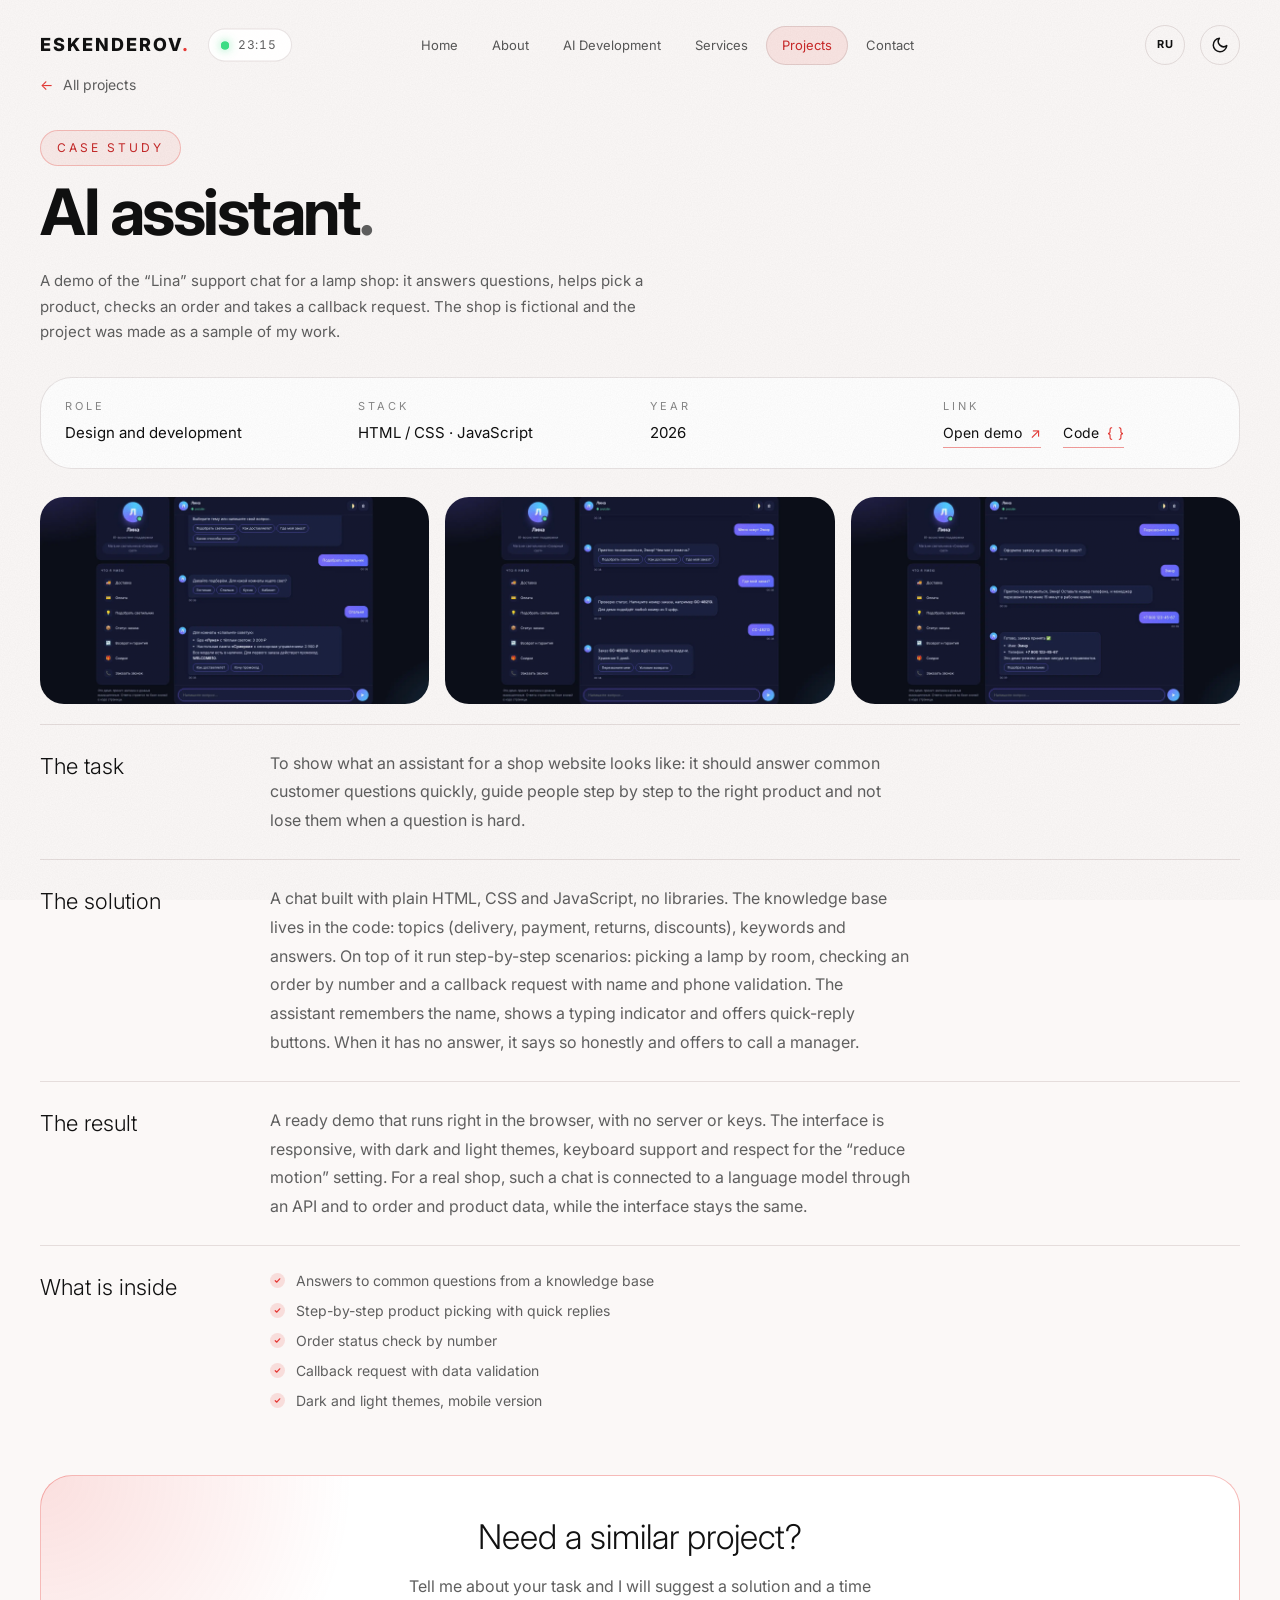
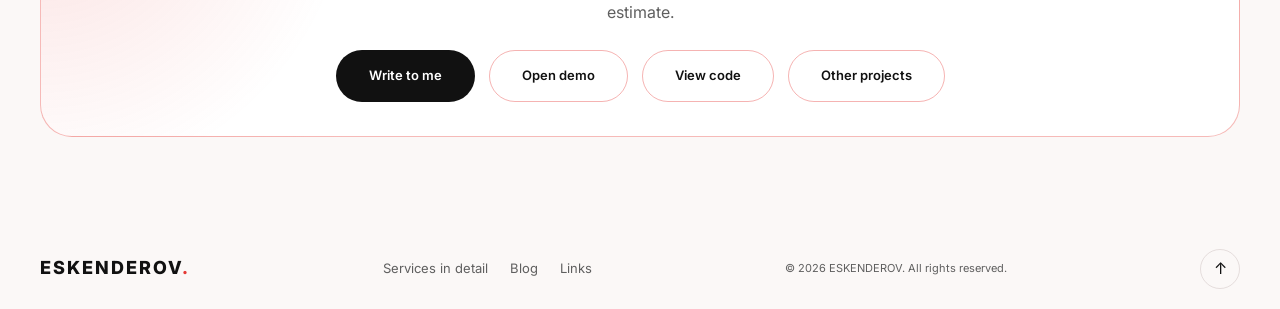
<file: case-ai.html>
<!DOCTYPE html>
<html lang="ru" class="no-loader">
<head>
    <meta charset="UTF-8">
    <meta name="viewport" content="width=device-width, initial-scale=1.0">

    <title>AI-ассистент: демо чата поддержки «Лина» — ESKENDEROV</title>
    <meta name="description" content="Кейс: демо AI-ассистента поддержки для магазина. Ответы на вопросы, подбор товара, статус заказа и заявка на звонок.">
    <link rel="icon" href="data:image/svg+xml,%3Csvg xmlns='http://www.w3.org/2000/svg' viewBox='0 0 32 32'%3E%3Crect width='32' height='32' fill='%230a0a0a'/%3E%3Ctext x='16' y='23' font-size='20' font-weight='700' text-anchor='middle' fill='%23f5f5f5' font-family='Arial'%3EE%3C/text%3E%3C/svg%3E">

    <meta property="og:type" content="website">
    <meta property="og:title" content="AI-ассистент: демо чата поддержки «Лина»">
    <meta property="og:description" content="Кейс: демо AI-ассистента поддержки для магазина. Ответы на вопросы, подбор товара, статус заказа и заявка на звонок.">
    <meta property="og:image" content="https://eskenderov1969-spec.github.io/Narhoz/og-ai.png">
    <meta property="og:url" content="https://eskenderov1969-spec.github.io/Narhoz/case-ai.html">
    <meta property="og:locale" content="ru_RU">
    <meta property="og:site_name" content="ESKENDEROV">
    <meta name="twitter:card" content="summary_large_image">
    <meta name="twitter:title" content="AI-ассистент: демо чата поддержки «Лина»">
    <meta name="twitter:description" content="Кейс: демо AI-ассистента поддержки для магазина. Ответы на вопросы, подбор товара, статус заказа и заявка на звонок.">
    <meta name="twitter:image" content="https://eskenderov1969-spec.github.io/Narhoz/og-ai.png">
    <link rel="canonical" href="https://eskenderov1969-spec.github.io/Narhoz/case-ai.html">
    <meta name="robots" content="index, follow">
    <meta name="author" content="ESKENDEROV">
    <meta name="theme-color" content="#141416">

    <script>
        /* Тема: сохранённый выбор, иначе — системная настройка устройства */
        (function () {
            var theme = null;
            try { theme = localStorage.getItem("theme"); } catch (e) {}
            if (theme !== "light" && theme !== "dark") {
                theme = window.matchMedia &&
                    window.matchMedia("(prefers-color-scheme: light)").matches
                    ? "light" : "dark";
            }
            document.documentElement.setAttribute("data-theme", theme);
            var meta = document.querySelector('meta[name="theme-color"]');
            if (meta) meta.setAttribute("content", theme === "light" ? "#fbf8f7" : "#141416");
        })();
    </script>
    <noscript><style>.reveal{opacity:1!important;transform:none!important}.word{opacity:1!important;transform:none!important;filter:none!important}</style></noscript>

    <link rel="preconnect" href="https://fonts.googleapis.com">
    <link rel="preconnect" href="https://fonts.gstatic.com" crossorigin>
    <link href="https://fonts.googleapis.com/css2?family=Inter:wght@300;400;500;600;700;800&display=swap" rel="stylesheet">

    <link rel="stylesheet" href="style.css">
</head>

<body>

    <a class="skip-link" href="#main">Перейти к содержимому</a>

    <!-- SVG-спрайт иконок -->
    <svg width="0" height="0" style="position:absolute" aria-hidden="true" focusable="false">
        <defs>
            <symbol id="i-ai" viewBox="0 0 24 24"><path d="M11 3l1.9 5.1L18 10l-5.1 1.9L11 17l-1.9-5.1L4 10l5.1-1.9z"/><path d="M18.5 15l.8 2.2 2.2.8-2.2.8-.8 2.2-.8-2.2-2.2-.8 2.2-.8z"/></symbol>
            <symbol id="i-html" viewBox="0 0 24 24"><path d="M8 7l-5 5 5 5M16 7l5 5-5 5M13.5 5l-3 14"/></symbol>
            <symbol id="i-css" viewBox="0 0 24 24"><path d="M8 4c-2 0-3 1-3 3v2c0 1.2-.8 2-2 3 1.2 1 2 1.8 2 3v2c0 2 1 3 3 3M16 4c2 0 3 1 3 3v2c0 1.2.8 2 2 3-1.2 1-2 1.8-2 3v2c0 2-1 3-3 3"/></symbol>
            <symbol id="i-js" viewBox="0 0 24 24"><rect x="3" y="3" width="18" height="18" rx="5.5"/><text x="12" y="15.8" text-anchor="middle" font-size="9.5" font-weight="800" fill="currentColor" stroke="none" font-family="Inter,system-ui,sans-serif">JS</text></symbol>
            <symbol id="i-py" viewBox="0 0 24 24"><rect x="3" y="3" width="18" height="18" rx="5.5"/><text x="12" y="15.8" text-anchor="middle" font-size="9.5" font-weight="800" fill="currentColor" stroke="none" font-family="Inter,system-ui,sans-serif">Py</text></symbol>
            <symbol id="i-cpp" viewBox="0 0 24 24"><rect x="3" y="3" width="18" height="18" rx="5.5"/><text x="12" y="15.6" text-anchor="middle" font-size="8" font-weight="800" fill="currentColor" stroke="none" font-family="Inter,system-ui,sans-serif">C++</text></symbol>
            <symbol id="i-cs" viewBox="0 0 24 24"><rect x="3" y="3" width="18" height="18" rx="5.5"/><text x="12" y="15.8" text-anchor="middle" font-size="9.5" font-weight="800" fill="currentColor" stroke="none" font-family="Inter,system-ui,sans-serif">C#</text></symbol>
            <symbol id="i-ux" viewBox="0 0 24 24"><rect x="3" y="4" width="18" height="16" rx="4"/><path d="M3 9h18M9 9v11"/></symbol>
            <symbol id="i-auto" viewBox="0 0 24 24"><path d="M13 2.5L5 13.5h6l-1 8 8-11h-6z"/></symbol>
            <symbol id="i-copy" viewBox="0 0 24 24"><rect x="9" y="9" width="11" height="11" rx="3"/><path d="M5 15V7a3 3 0 0 1 3-3h8"/></symbol>
            <symbol id="i-check" viewBox="0 0 24 24"><path d="M5 12.5l4.5 4.5L19 7.5"/></symbol>
            <symbol id="i-send" viewBox="0 0 24 24"><path d="M21 3L3 10.5l7 2.5 2.5 7z"/><path d="M10 13L21 3"/></symbol>
        </defs>
    </svg>

    <div class="scroll-progress" id="scrollProgress" aria-hidden="true"></div>
    <div class="cursor-glow" id="cursorGlow" aria-hidden="true"></div>

    <header class="header" id="header">
        <div class="container header-container">

            <div class="brand">
                <a href="index.html" class="logo">
                    ESKENDEROV<span>.</span>
                </a>
                <a href="index.html#contact" class="status status-header" data-status="open" data-tz="Europe/Moscow" data-tz-label="MSK">
                    <span class="status-dot" aria-hidden="true"></span>
                    <span class="status-text">Открыт к проектам</span>
                    <time class="status-time" aria-label="Местное время"></time>
                </a>
            </div>

            <nav class="nav" id="nav">
                <span class="nav-pill" id="navPill" aria-hidden="true"></span>
                <a href="index.html#home" class="nav-link">Главная</a>
                <a href="index.html#about" class="nav-link">Обо мне</a>
                <a href="index.html#ai-development" class="nav-link">AI Development</a>
                <a href="index.html#services" class="nav-link">Услуги</a>
                <a href="index.html#projects" class="nav-link active">Проекты</a>
                <a href="index.html#contact" class="nav-link">Контакты</a>
            </nav>

            <div class="header-actions">

                <button class="theme-toggle lang-toggle" id="langToggle" type="button" aria-label="Сменить язык">EN</button>

                <button class="theme-toggle" id="themeToggle" type="button" aria-label="Переключить тему">
                    <svg class="icon-sun" viewBox="0 0 24 24" fill="none" stroke="currentColor" stroke-width="2" stroke-linecap="round" stroke-linejoin="round" aria-hidden="true">
                        <circle cx="12" cy="12" r="4"></circle>
                        <path d="M12 2v2M12 20v2M4.93 4.93l1.41 1.41M17.66 17.66l1.41 1.41M2 12h2M20 12h2M4.93 19.07l1.41-1.41M17.66 6.34l1.41-1.41"></path>
                    </svg>
                    <svg class="icon-moon" viewBox="0 0 24 24" fill="none" stroke="currentColor" stroke-width="2" stroke-linecap="round" stroke-linejoin="round" aria-hidden="true">
                        <path d="M21 12.8A9 9 0 1 1 11.2 3a7 7 0 0 0 9.8 9.8z"></path>
                    </svg>
                </button>

                <button class="menu-button" id="menuButton" aria-label="Открыть меню">
                    <span></span>
                    <span></span>
                    <span></span>
                </button>

            </div>

        </div>
    </header>

    <main id="main">

        <section class="section page-top">

            <div class="container">

                <a class="back-link reveal" href="index.html#projects"><i>←</i> Все проекты</a>

                <!-- Кейс: AI-ассистент «Лина». Файл проекта: ai-demo.html, картинки: ai-*.webp -->
                <div class="section-heading reveal">
                    <span class="section-number">CASE STUDY</span>
                    <h2>AI-ассистент<span>.</span></h2>
                </div>

                <p class="lead-text reveal">Демо чата поддержки «Лина» для магазина светильников: отвечает на вопросы, подбирает товар, проверяет заказ и принимает заявку на звонок. Магазин вымышленный, проект сделан как пример работы.</p>

                <div class="case-meta reveal">
                    <div class="case-meta-item">
                        <div class="svc-label">Роль</div>
                        <p>Дизайн и разработка</p>
                    </div>
                    <div class="case-meta-item">
                        <div class="svc-label">Стек</div>
                        <p>HTML / CSS · JavaScript</p>
                    </div>
                    <div class="case-meta-item">
                        <div class="svc-label">Год</div>
                        <p>2026</p>
                    </div>
                    <div class="case-meta-item">
                        <div class="svc-label">Ссылка</div>
                        <p><a class="more-link" href="ai-demo.html" target="_blank" rel="noopener">Открыть демо <i>↗</i></a> <a class="more-link more-link-code" href="https://github.com/eskenderov1969-spec/Narhoz/blob/HEAD/ai-demo.html" data-code="ai-demo.html" target="_blank" rel="noopener">Код <i>{ }</i></a></p>
                    </div>
                </div>

                <div class="case-gallery reveal">
                    <div class="project-thumb"><img src="ai-pick.webp" width="1600" height="900" loading="lazy" decoding="async" alt="Подбор светильника по шагам с вариантами ответа"></div>
                    <div class="project-thumb"><img src="ai-order.webp" width="1600" height="900" loading="lazy" decoding="async" alt="Проверка статуса заказа по номеру"></div>
                    <div class="project-thumb"><img src="ai-call.webp" width="1600" height="900" loading="lazy" decoding="async" alt="Оформление заявки на звонок менеджера"></div>
                </div>


                <div class="case-block reveal">
                    <h3>Задача</h3>
                    <p>Показать, как выглядит помощник для сайта магазина: он должен быстро отвечать на частые вопросы покупателей, вести их по шагам до нужного товара и не терять человека, если вопрос сложный.</p>
                </div>

                <div class="case-block reveal">
                    <h3>Решение</h3>
                    <p>Чат на чистых HTML, CSS и JavaScript без библиотек. База знаний описана в коде: темы (доставка, оплата, возврат, скидки), ключевые слова и ответы. Поверх неё работают сценарии с памятью шага: подбор светильника по комнате, проверка заказа по номеру и заявка на звонок с проверкой имени и телефона. Ассистент запоминает имя, показывает индикатор набора текста и предлагает быстрые ответы кнопками. Когда ответа нет, он честно говорит об этом и предлагает позвать менеджера.</p>
                </div>

                <div class="case-block reveal">
                    <h3>Результат</h3>
                    <p>Готовое демо, которое работает прямо в браузере, без сервера и ключей. Интерфейс адаптивный, есть тёмная и светлая тема, управление с клавиатуры и поддержка настройки «уменьшить движение». Для настоящего магазина такой чат подключают к языковой модели через API и к данным о заказах и товарах, интерфейс при этом остаётся тем же.</p>
                </div>

                <div class="case-block reveal">
                    <h3>Что внутри</h3>
                    <ul class="price-list">
                        <li>Ответы на частые вопросы по базе знаний</li>
                        <li>Подбор товара по шагам с быстрыми ответами</li>
                        <li>Проверка статуса заказа по номеру</li>
                        <li>Заявка на звонок с проверкой данных</li>
                        <li>Тёмная и светлая тема, мобильная версия</li>
                    </ul>
                </div>

                <div class="cta-box reveal">
                    <h3>Нужен похожий проект?</h3>
                    <p>Расскажите о задаче, и я предложу решение и оценку сроков.</p>
                    <div class="cta-buttons">
                        <a href="index.html#contact" class="button button-primary">Написать мне</a>
                        <a href="ai-demo.html" target="_blank" rel="noopener" class="button button-secondary">Открыть демо</a>
                        <a href="https://github.com/eskenderov1969-spec/Narhoz/blob/HEAD/ai-demo.html" data-code="ai-demo.html" target="_blank" rel="noopener" class="button button-secondary">Смотреть код</a>
                        <a href="index.html#projects" class="button button-secondary">Другие проекты</a>
                    </div>
                </div>

            </div>

        </section>

    </main>

    <footer class="footer">

        <div class="container footer-container">

            <a href="index.html" class="logo">
                ESKENDEROV<span>.</span>
            </a>


            <nav class="footer-links" aria-label="Pages">
                <a href="services.html">Услуги подробно</a>
                <a href="blog.html">Блог</a>
                <a href="links.html">Ссылки</a>
            </nav>

            <p>
                © <span id="year"></span> ESKENDEROV. All rights reserved.
            </p>

            <a href="#main" class="back-top">↑</a>

        </div>

    </footer>

    <div class="toast" id="toast" role="status" aria-live="polite"></div>

    <script src="script.js"></script>

</body>
</html>
</file>
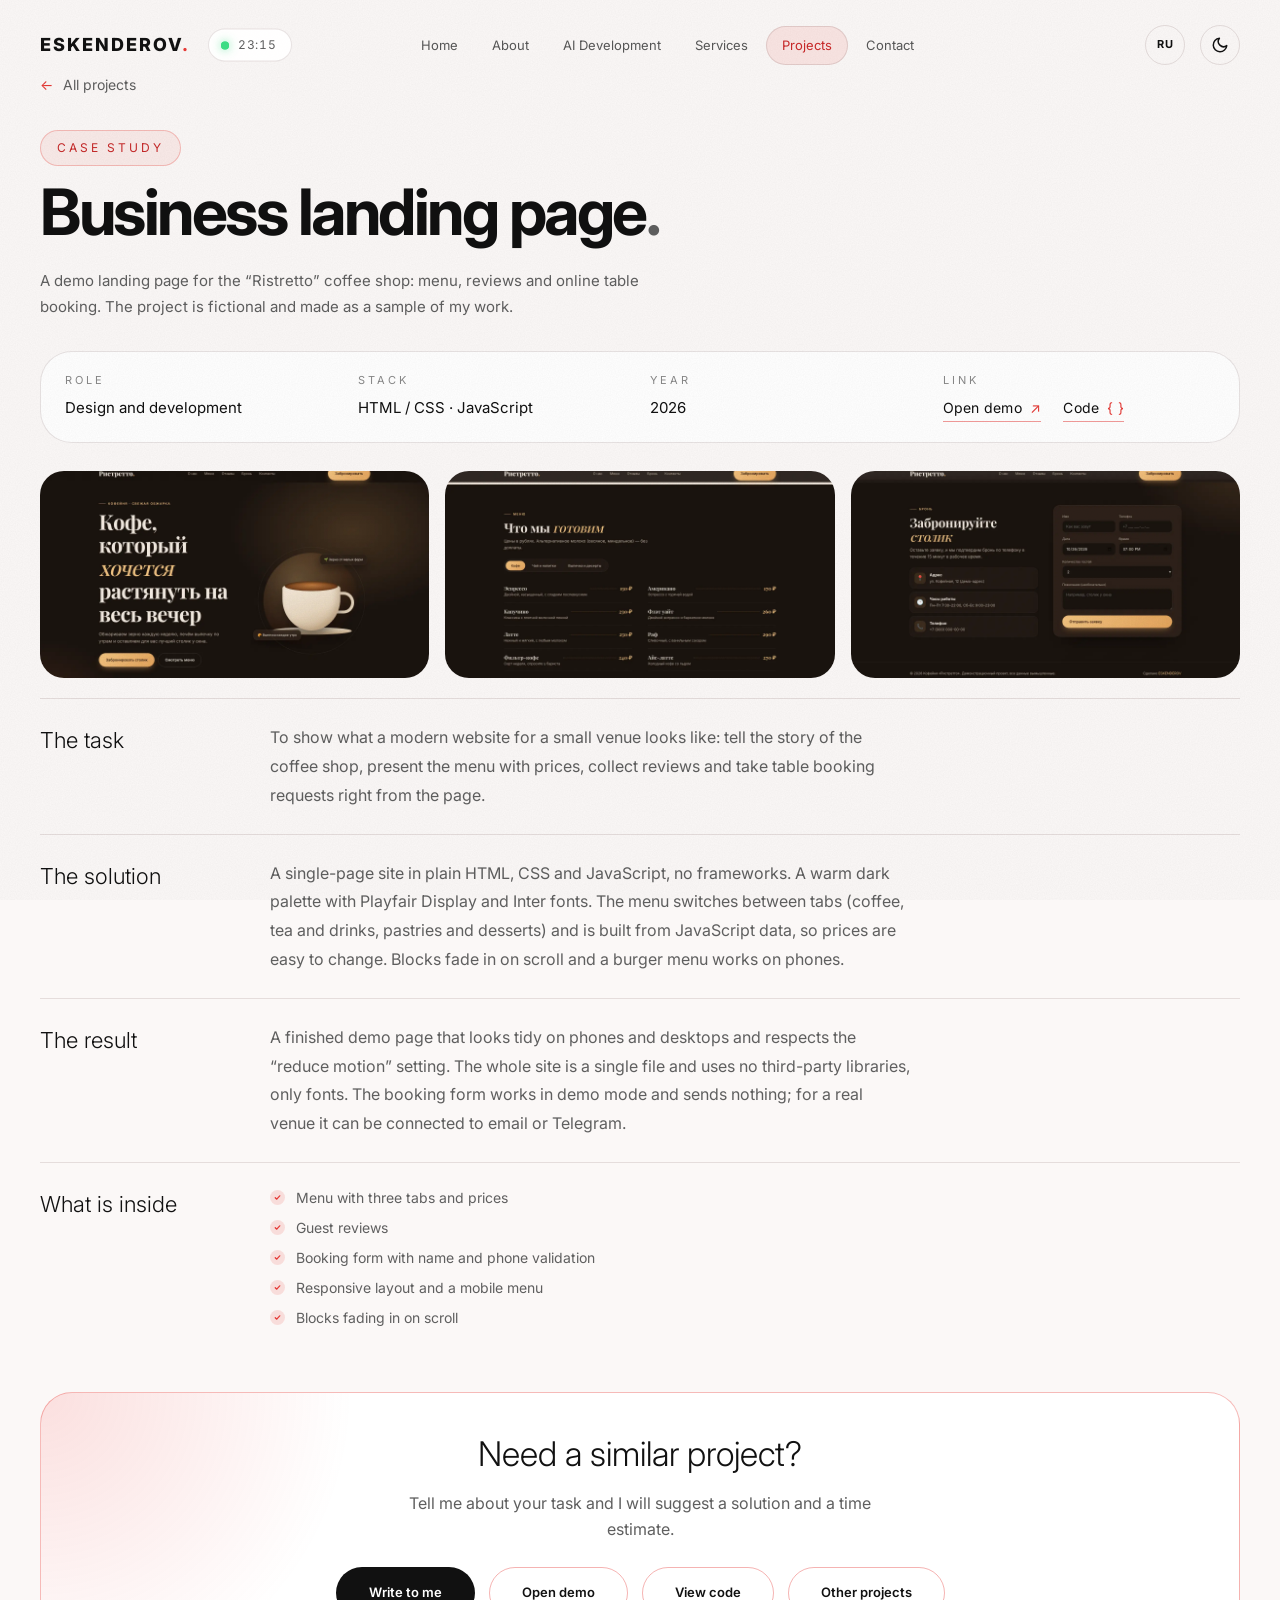
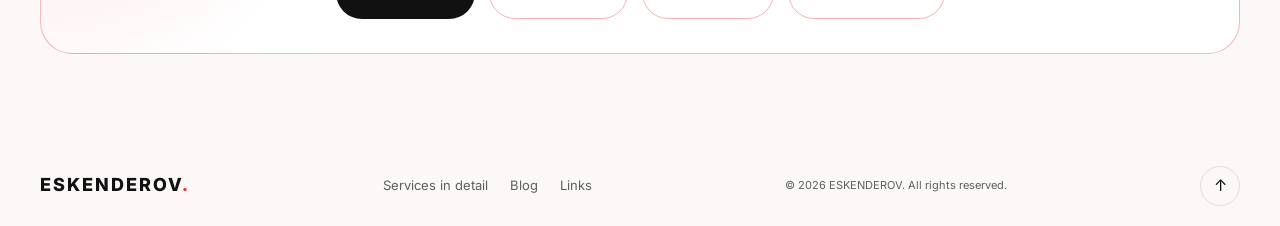
<file: case-landing.html>
<!DOCTYPE html>
<html lang="ru" class="no-loader">
<head>
    <meta charset="UTF-8">
    <meta name="viewport" content="width=device-width, initial-scale=1.0">

    <title>Лендинг для бизнеса: демо кофейни «Ристретто» — ESKENDEROV</title>
    <meta name="description" content="Кейс: демо-лендинг кофейни «Ристретто» на HTML, CSS и JavaScript. Меню с вкладками, отзывы и онлайн-бронирование столика.">
    <link rel="icon" href="data:image/svg+xml,%3Csvg xmlns='http://www.w3.org/2000/svg' viewBox='0 0 32 32'%3E%3Crect width='32' height='32' fill='%230a0a0a'/%3E%3Ctext x='16' y='23' font-size='20' font-weight='700' text-anchor='middle' fill='%23f5f5f5' font-family='Arial'%3EE%3C/text%3E%3C/svg%3E">

    <meta property="og:type" content="website">
    <meta property="og:title" content="Лендинг для бизнеса: демо кофейни «Ристретто»">
    <meta property="og:description" content="Кейс: демо-лендинг кофейни «Ристретто» на HTML, CSS и JavaScript. Меню с вкладками, отзывы и онлайн-бронирование столика.">
    <meta property="og:image" content="https://eskenderov1969-spec.github.io/Narhoz/og-coffee.png">
    <meta property="og:url" content="https://eskenderov1969-spec.github.io/Narhoz/case-landing.html">
    <meta property="og:locale" content="ru_RU">
    <meta property="og:site_name" content="ESKENDEROV">
    <meta name="twitter:card" content="summary_large_image">
    <meta name="twitter:title" content="Лендинг для бизнеса: демо кофейни «Ристретто»">
    <meta name="twitter:description" content="Кейс: демо-лендинг кофейни «Ристретто» на HTML, CSS и JavaScript. Меню с вкладками, отзывы и онлайн-бронирование столика.">
    <meta name="twitter:image" content="https://eskenderov1969-spec.github.io/Narhoz/og-coffee.png">
    <link rel="canonical" href="https://eskenderov1969-spec.github.io/Narhoz/case-landing.html">
    <meta name="robots" content="index, follow">
    <meta name="author" content="ESKENDEROV">
    <meta name="theme-color" content="#141416">

    <script>
        /* Тема: сохранённый выбор, иначе — системная настройка устройства */
        (function () {
            var theme = null;
            try { theme = localStorage.getItem("theme"); } catch (e) {}
            if (theme !== "light" && theme !== "dark") {
                theme = window.matchMedia &&
                    window.matchMedia("(prefers-color-scheme: light)").matches
                    ? "light" : "dark";
            }
            document.documentElement.setAttribute("data-theme", theme);
            var meta = document.querySelector('meta[name="theme-color"]');
            if (meta) meta.setAttribute("content", theme === "light" ? "#fbf8f7" : "#141416");
        })();
    </script>
    <noscript><style>.reveal{opacity:1!important;transform:none!important}.word{opacity:1!important;transform:none!important;filter:none!important}</style></noscript>

    <link rel="preconnect" href="https://fonts.googleapis.com">
    <link rel="preconnect" href="https://fonts.gstatic.com" crossorigin>
    <link href="https://fonts.googleapis.com/css2?family=Inter:wght@300;400;500;600;700;800&display=swap" rel="stylesheet">

    <link rel="stylesheet" href="style.css">
</head>

<body>

    <a class="skip-link" href="#main">Перейти к содержимому</a>

    <!-- SVG-спрайт иконок -->
    <svg width="0" height="0" style="position:absolute" aria-hidden="true" focusable="false">
        <defs>
            <symbol id="i-ai" viewBox="0 0 24 24"><path d="M11 3l1.9 5.1L18 10l-5.1 1.9L11 17l-1.9-5.1L4 10l5.1-1.9z"/><path d="M18.5 15l.8 2.2 2.2.8-2.2.8-.8 2.2-.8-2.2-2.2-.8 2.2-.8z"/></symbol>
            <symbol id="i-html" viewBox="0 0 24 24"><path d="M8 7l-5 5 5 5M16 7l5 5-5 5M13.5 5l-3 14"/></symbol>
            <symbol id="i-css" viewBox="0 0 24 24"><path d="M8 4c-2 0-3 1-3 3v2c0 1.2-.8 2-2 3 1.2 1 2 1.8 2 3v2c0 2 1 3 3 3M16 4c2 0 3 1 3 3v2c0 1.2.8 2 2 3-1.2 1-2 1.8-2 3v2c0 2-1 3-3 3"/></symbol>
            <symbol id="i-js" viewBox="0 0 24 24"><rect x="3" y="3" width="18" height="18" rx="5.5"/><text x="12" y="15.8" text-anchor="middle" font-size="9.5" font-weight="800" fill="currentColor" stroke="none" font-family="Inter,system-ui,sans-serif">JS</text></symbol>
            <symbol id="i-py" viewBox="0 0 24 24"><rect x="3" y="3" width="18" height="18" rx="5.5"/><text x="12" y="15.8" text-anchor="middle" font-size="9.5" font-weight="800" fill="currentColor" stroke="none" font-family="Inter,system-ui,sans-serif">Py</text></symbol>
            <symbol id="i-cpp" viewBox="0 0 24 24"><rect x="3" y="3" width="18" height="18" rx="5.5"/><text x="12" y="15.6" text-anchor="middle" font-size="8" font-weight="800" fill="currentColor" stroke="none" font-family="Inter,system-ui,sans-serif">C++</text></symbol>
            <symbol id="i-cs" viewBox="0 0 24 24"><rect x="3" y="3" width="18" height="18" rx="5.5"/><text x="12" y="15.8" text-anchor="middle" font-size="9.5" font-weight="800" fill="currentColor" stroke="none" font-family="Inter,system-ui,sans-serif">C#</text></symbol>
            <symbol id="i-ux" viewBox="0 0 24 24"><rect x="3" y="4" width="18" height="16" rx="4"/><path d="M3 9h18M9 9v11"/></symbol>
            <symbol id="i-auto" viewBox="0 0 24 24"><path d="M13 2.5L5 13.5h6l-1 8 8-11h-6z"/></symbol>
            <symbol id="i-copy" viewBox="0 0 24 24"><rect x="9" y="9" width="11" height="11" rx="3"/><path d="M5 15V7a3 3 0 0 1 3-3h8"/></symbol>
            <symbol id="i-check" viewBox="0 0 24 24"><path d="M5 12.5l4.5 4.5L19 7.5"/></symbol>
            <symbol id="i-send" viewBox="0 0 24 24"><path d="M21 3L3 10.5l7 2.5 2.5 7z"/><path d="M10 13L21 3"/></symbol>
        </defs>
    </svg>

    <div class="scroll-progress" id="scrollProgress" aria-hidden="true"></div>
    <div class="cursor-glow" id="cursorGlow" aria-hidden="true"></div>

    <header class="header" id="header">
        <div class="container header-container">

            <div class="brand">
                <a href="index.html" class="logo">
                    ESKENDEROV<span>.</span>
                </a>
                <a href="index.html#contact" class="status status-header" data-status="open" data-tz="Europe/Moscow" data-tz-label="MSK">
                    <span class="status-dot" aria-hidden="true"></span>
                    <span class="status-text">Открыт к проектам</span>
                    <time class="status-time" aria-label="Местное время"></time>
                </a>
            </div>

            <nav class="nav" id="nav">
                <span class="nav-pill" id="navPill" aria-hidden="true"></span>
                <a href="index.html#home" class="nav-link">Главная</a>
                <a href="index.html#about" class="nav-link">Обо мне</a>
                <a href="index.html#ai-development" class="nav-link">AI Development</a>
                <a href="index.html#services" class="nav-link">Услуги</a>
                <a href="index.html#projects" class="nav-link active">Проекты</a>
                <a href="index.html#contact" class="nav-link">Контакты</a>
            </nav>

            <div class="header-actions">

                <button class="theme-toggle lang-toggle" id="langToggle" type="button" aria-label="Сменить язык">EN</button>

                <button class="theme-toggle" id="themeToggle" type="button" aria-label="Переключить тему">
                    <svg class="icon-sun" viewBox="0 0 24 24" fill="none" stroke="currentColor" stroke-width="2" stroke-linecap="round" stroke-linejoin="round" aria-hidden="true">
                        <circle cx="12" cy="12" r="4"></circle>
                        <path d="M12 2v2M12 20v2M4.93 4.93l1.41 1.41M17.66 17.66l1.41 1.41M2 12h2M20 12h2M4.93 19.07l1.41-1.41M17.66 6.34l1.41-1.41"></path>
                    </svg>
                    <svg class="icon-moon" viewBox="0 0 24 24" fill="none" stroke="currentColor" stroke-width="2" stroke-linecap="round" stroke-linejoin="round" aria-hidden="true">
                        <path d="M21 12.8A9 9 0 1 1 11.2 3a7 7 0 0 0 9.8 9.8z"></path>
                    </svg>
                </button>

                <button class="menu-button" id="menuButton" aria-label="Открыть меню">
                    <span></span>
                    <span></span>
                    <span></span>
                </button>

            </div>

        </div>
    </header>

    <main id="main">

        <section class="section page-top">

            <div class="container">

                <a class="back-link reveal" href="index.html#projects"><i>←</i> Все проекты</a>

                <!-- Кейс: демо-лендинг кофейни «Ристретто». Файл проекта: coffee-demo.html, картинки: coffee-*.webp -->
                <div class="section-heading reveal">
                    <span class="section-number">CASE STUDY</span>
                    <h2>Лендинг для бизнеса<span>.</span></h2>
                </div>

                <p class="lead-text reveal">Демо-лендинг кофейни «Ристретто»: меню, отзывы и онлайн-бронь столика. Проект вымышленный, сделан как пример работы.</p>

                <div class="case-meta reveal">
                    <div class="case-meta-item">
                        <div class="svc-label">Роль</div>
                        <p>Дизайн и разработка</p>
                    </div>
                    <div class="case-meta-item">
                        <div class="svc-label">Стек</div>
                        <p>HTML / CSS · JavaScript</p>
                    </div>
                    <div class="case-meta-item">
                        <div class="svc-label">Год</div>
                        <p>2026</p>
                    </div>
                    <div class="case-meta-item">
                        <div class="svc-label">Ссылка</div>
                        <p><a class="more-link" href="coffee-demo.html" target="_blank" rel="noopener">Открыть демо <i>↗</i></a> <a class="more-link more-link-code" href="https://github.com/eskenderov1969-spec/Narhoz/blob/HEAD/coffee-demo.html" data-code="coffee-demo.html" target="_blank" rel="noopener">Код <i>{ }</i></a></p>
                    </div>
                </div>

                <div class="case-gallery reveal">
                    <div class="project-thumb"><img src="coffee-hero.webp" width="1600" height="900" loading="lazy" decoding="async" alt="Главный экран лендинга: заголовок, кнопки и карточки преимуществ"></div>
                    <div class="project-thumb"><img src="coffee-menu.webp" width="1600" height="900" loading="lazy" decoding="async" alt="Меню с вкладками и ценами"></div>
                    <div class="project-thumb"><img src="coffee-book.webp" width="1600" height="900" loading="lazy" decoding="async" alt="Форма бронирования столика и контакты"></div>
                </div>


                <div class="case-block reveal">
                    <h3>Задача</h3>
                    <p>Показать, как выглядит современный сайт для небольшого заведения: рассказать о кофейне, представить меню с ценами, собрать отзывы и принимать заявки на бронь столика прямо со страницы.</p>
                </div>

                <div class="case-block reveal">
                    <h3>Решение</h3>
                    <p>Одностраничный сайт на чистых HTML, CSS и JavaScript, без фреймворков. Тёплая тёмная палитра и шрифты Playfair Display и Inter. Меню переключается по вкладкам (кофе, чай и напитки, выпечка и десерты) и строится из данных на JavaScript, поэтому цены легко менять. Блоки плавно появляются при прокрутке, а на телефоне работает меню-бургер.</p>
                </div>

                <div class="case-block reveal">
                    <h3>Результат</h3>
                    <p>Готовая демо-страница, которая аккуратно выглядит на телефоне и на компьютере и учитывает настройку «уменьшить движение». Весь сайт лежит в одном файле и не использует сторонних библиотек, только шрифты. Форма брони работает в демо-режиме и ничего не отправляет; для реального заведения её можно подключить к почте или Telegram.</p>
                </div>

                <div class="case-block reveal">
                    <h3>Что внутри</h3>
                    <ul class="price-list">
                        <li>Меню с тремя вкладками и ценами</li>
                        <li>Отзывы гостей</li>
                        <li>Форма брони с проверкой имени и телефона</li>
                        <li>Адаптивная вёрстка и мобильное меню</li>
                        <li>Плавное появление блоков при прокрутке</li>
                    </ul>
                </div>

                <div class="cta-box reveal">
                    <h3>Нужен похожий проект?</h3>
                    <p>Расскажите о задаче, и я предложу решение и оценку сроков.</p>
                    <div class="cta-buttons">
                        <a href="index.html#contact" class="button button-primary">Написать мне</a>
                        <a href="coffee-demo.html" target="_blank" rel="noopener" class="button button-secondary">Открыть демо</a>
                        <a href="https://github.com/eskenderov1969-spec/Narhoz/blob/HEAD/coffee-demo.html" data-code="coffee-demo.html" target="_blank" rel="noopener" class="button button-secondary">Смотреть код</a>
                        <a href="index.html#projects" class="button button-secondary">Другие проекты</a>
                    </div>
                </div>

            </div>

        </section>

    </main>

    <footer class="footer">

        <div class="container footer-container">

            <a href="index.html" class="logo">
                ESKENDEROV<span>.</span>
            </a>


            <nav class="footer-links" aria-label="Pages">
                <a href="services.html">Услуги подробно</a>
                <a href="blog.html">Блог</a>
                <a href="links.html">Ссылки</a>
            </nav>

            <p>
                © <span id="year"></span> ESKENDEROV. All rights reserved.
            </p>

            <a href="#main" class="back-top">↑</a>

        </div>

    </footer>

    <div class="toast" id="toast" role="status" aria-live="polite"></div>

    <script src="script.js"></script>

</body>
</html>
</file>
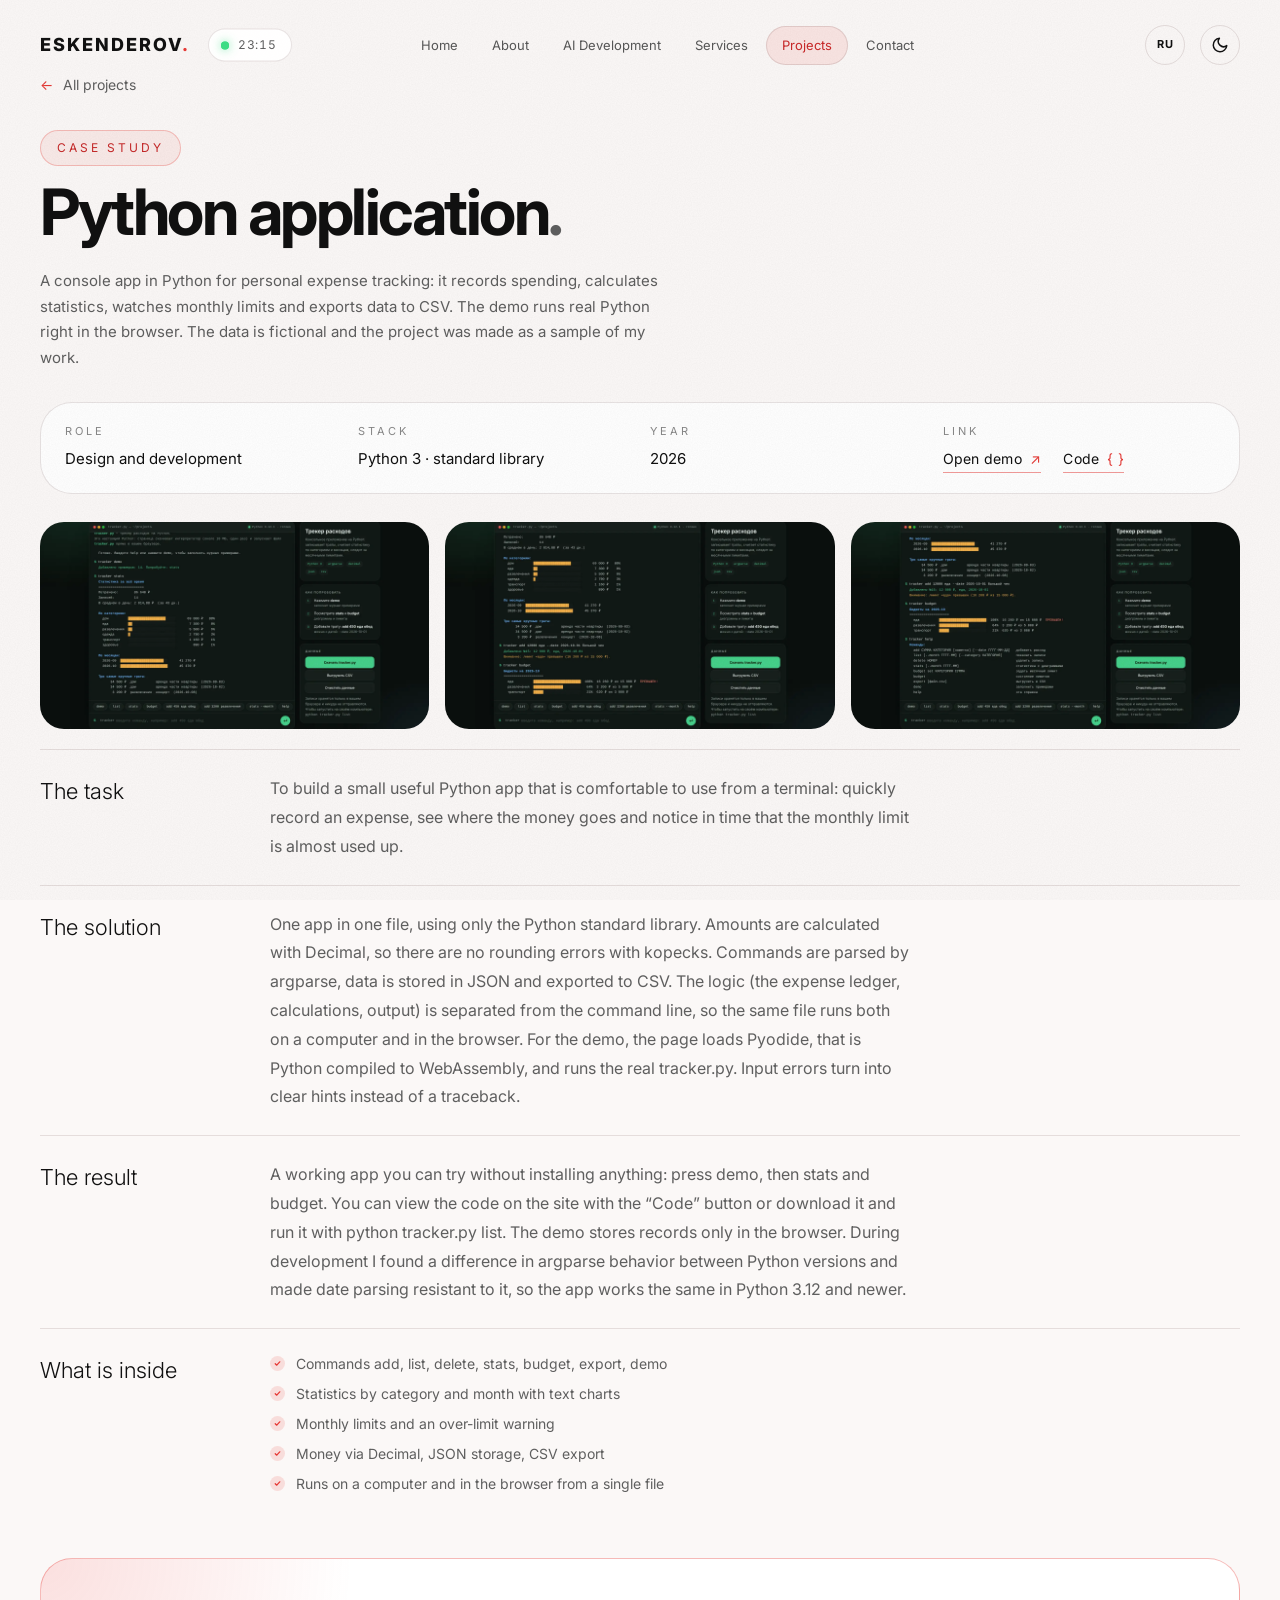
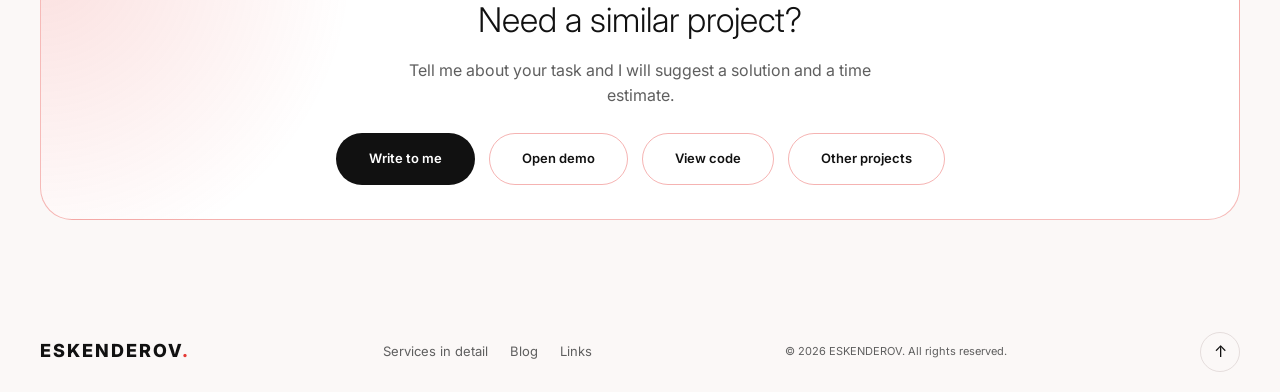
<file: case-python.html>
<!DOCTYPE html>
<html lang="ru" class="no-loader">
<head>
    <meta charset="UTF-8">
    <meta name="viewport" content="width=device-width, initial-scale=1.0">

    <title>Приложение на Python: трекер расходов — ESKENDEROV</title>
    <meta name="description" content="Кейс: консольное приложение на Python для учёта расходов. Категории, лимиты, статистика с диаграммами, демо в браузере.">
    <link rel="icon" href="data:image/svg+xml,%3Csvg xmlns='http://www.w3.org/2000/svg' viewBox='0 0 32 32'%3E%3Crect width='32' height='32' fill='%230a0a0a'/%3E%3Ctext x='16' y='23' font-size='20' font-weight='700' text-anchor='middle' fill='%23f5f5f5' font-family='Arial'%3EE%3C/text%3E%3C/svg%3E">

    <meta property="og:type" content="website">
    <meta property="og:title" content="Приложение на Python: трекер расходов">
    <meta property="og:description" content="Кейс: консольное приложение на Python для учёта расходов. Категории, лимиты, статистика с диаграммами, демо в браузере.">
    <meta property="og:image" content="https://eskenderov1969-spec.github.io/Narhoz/og-python.png">
    <meta property="og:url" content="https://eskenderov1969-spec.github.io/Narhoz/case-python.html">
    <meta property="og:locale" content="ru_RU">
    <meta property="og:site_name" content="ESKENDEROV">
    <meta name="twitter:card" content="summary_large_image">
    <meta name="twitter:title" content="Приложение на Python: трекер расходов">
    <meta name="twitter:description" content="Кейс: консольное приложение на Python для учёта расходов. Категории, лимиты, статистика с диаграммами, демо в браузере.">
    <meta name="twitter:image" content="https://eskenderov1969-spec.github.io/Narhoz/og-python.png">
    <link rel="canonical" href="https://eskenderov1969-spec.github.io/Narhoz/case-python.html">
    <meta name="robots" content="index, follow">
    <meta name="author" content="ESKENDEROV">
    <meta name="theme-color" content="#141416">

    <script>
        /* Тема: сохранённый выбор, иначе — системная настройка устройства */
        (function () {
            var theme = null;
            try { theme = localStorage.getItem("theme"); } catch (e) {}
            if (theme !== "light" && theme !== "dark") {
                theme = window.matchMedia &&
                    window.matchMedia("(prefers-color-scheme: light)").matches
                    ? "light" : "dark";
            }
            document.documentElement.setAttribute("data-theme", theme);
            var meta = document.querySelector('meta[name="theme-color"]');
            if (meta) meta.setAttribute("content", theme === "light" ? "#fbf8f7" : "#141416");
        })();
    </script>
    <noscript><style>.reveal{opacity:1!important;transform:none!important}.word{opacity:1!important;transform:none!important;filter:none!important}</style></noscript>

    <link rel="preconnect" href="https://fonts.googleapis.com">
    <link rel="preconnect" href="https://fonts.gstatic.com" crossorigin>
    <link href="https://fonts.googleapis.com/css2?family=Inter:wght@300;400;500;600;700;800&display=swap" rel="stylesheet">

    <link rel="stylesheet" href="style.css">
</head>

<body>

    <a class="skip-link" href="#main">Перейти к содержимому</a>

    <!-- SVG-спрайт иконок -->
    <svg width="0" height="0" style="position:absolute" aria-hidden="true" focusable="false">
        <defs>
            <symbol id="i-ai" viewBox="0 0 24 24"><path d="M11 3l1.9 5.1L18 10l-5.1 1.9L11 17l-1.9-5.1L4 10l5.1-1.9z"/><path d="M18.5 15l.8 2.2 2.2.8-2.2.8-.8 2.2-.8-2.2-2.2-.8 2.2-.8z"/></symbol>
            <symbol id="i-html" viewBox="0 0 24 24"><path d="M8 7l-5 5 5 5M16 7l5 5-5 5M13.5 5l-3 14"/></symbol>
            <symbol id="i-css" viewBox="0 0 24 24"><path d="M8 4c-2 0-3 1-3 3v2c0 1.2-.8 2-2 3 1.2 1 2 1.8 2 3v2c0 2 1 3 3 3M16 4c2 0 3 1 3 3v2c0 1.2.8 2 2 3-1.2 1-2 1.8-2 3v2c0 2-1 3-3 3"/></symbol>
            <symbol id="i-js" viewBox="0 0 24 24"><rect x="3" y="3" width="18" height="18" rx="5.5"/><text x="12" y="15.8" text-anchor="middle" font-size="9.5" font-weight="800" fill="currentColor" stroke="none" font-family="Inter,system-ui,sans-serif">JS</text></symbol>
            <symbol id="i-py" viewBox="0 0 24 24"><rect x="3" y="3" width="18" height="18" rx="5.5"/><text x="12" y="15.8" text-anchor="middle" font-size="9.5" font-weight="800" fill="currentColor" stroke="none" font-family="Inter,system-ui,sans-serif">Py</text></symbol>
            <symbol id="i-cpp" viewBox="0 0 24 24"><rect x="3" y="3" width="18" height="18" rx="5.5"/><text x="12" y="15.6" text-anchor="middle" font-size="8" font-weight="800" fill="currentColor" stroke="none" font-family="Inter,system-ui,sans-serif">C++</text></symbol>
            <symbol id="i-cs" viewBox="0 0 24 24"><rect x="3" y="3" width="18" height="18" rx="5.5"/><text x="12" y="15.8" text-anchor="middle" font-size="9.5" font-weight="800" fill="currentColor" stroke="none" font-family="Inter,system-ui,sans-serif">C#</text></symbol>
            <symbol id="i-ux" viewBox="0 0 24 24"><rect x="3" y="4" width="18" height="16" rx="4"/><path d="M3 9h18M9 9v11"/></symbol>
            <symbol id="i-auto" viewBox="0 0 24 24"><path d="M13 2.5L5 13.5h6l-1 8 8-11h-6z"/></symbol>
            <symbol id="i-copy" viewBox="0 0 24 24"><rect x="9" y="9" width="11" height="11" rx="3"/><path d="M5 15V7a3 3 0 0 1 3-3h8"/></symbol>
            <symbol id="i-check" viewBox="0 0 24 24"><path d="M5 12.5l4.5 4.5L19 7.5"/></symbol>
            <symbol id="i-send" viewBox="0 0 24 24"><path d="M21 3L3 10.5l7 2.5 2.5 7z"/><path d="M10 13L21 3"/></symbol>
        </defs>
    </svg>

    <div class="scroll-progress" id="scrollProgress" aria-hidden="true"></div>
    <div class="cursor-glow" id="cursorGlow" aria-hidden="true"></div>

    <header class="header" id="header">
        <div class="container header-container">

            <div class="brand">
                <a href="index.html" class="logo">
                    ESKENDEROV<span>.</span>
                </a>
                <a href="index.html#contact" class="status status-header" data-status="open" data-tz="Europe/Moscow" data-tz-label="MSK">
                    <span class="status-dot" aria-hidden="true"></span>
                    <span class="status-text">Открыт к проектам</span>
                    <time class="status-time" aria-label="Местное время"></time>
                </a>
            </div>

            <nav class="nav" id="nav">
                <span class="nav-pill" id="navPill" aria-hidden="true"></span>
                <a href="index.html#home" class="nav-link">Главная</a>
                <a href="index.html#about" class="nav-link">Обо мне</a>
                <a href="index.html#ai-development" class="nav-link">AI Development</a>
                <a href="index.html#services" class="nav-link">Услуги</a>
                <a href="index.html#projects" class="nav-link active">Проекты</a>
                <a href="index.html#contact" class="nav-link">Контакты</a>
            </nav>

            <div class="header-actions">

                <button class="theme-toggle lang-toggle" id="langToggle" type="button" aria-label="Сменить язык">EN</button>

                <button class="theme-toggle" id="themeToggle" type="button" aria-label="Переключить тему">
                    <svg class="icon-sun" viewBox="0 0 24 24" fill="none" stroke="currentColor" stroke-width="2" stroke-linecap="round" stroke-linejoin="round" aria-hidden="true">
                        <circle cx="12" cy="12" r="4"></circle>
                        <path d="M12 2v2M12 20v2M4.93 4.93l1.41 1.41M17.66 17.66l1.41 1.41M2 12h2M20 12h2M4.93 19.07l1.41-1.41M17.66 6.34l1.41-1.41"></path>
                    </svg>
                    <svg class="icon-moon" viewBox="0 0 24 24" fill="none" stroke="currentColor" stroke-width="2" stroke-linecap="round" stroke-linejoin="round" aria-hidden="true">
                        <path d="M21 12.8A9 9 0 1 1 11.2 3a7 7 0 0 0 9.8 9.8z"></path>
                    </svg>
                </button>

                <button class="menu-button" id="menuButton" aria-label="Открыть меню">
                    <span></span>
                    <span></span>
                    <span></span>
                </button>

            </div>

        </div>
    </header>

    <main id="main">

        <section class="section page-top">

            <div class="container">

                <a class="back-link reveal" href="index.html#projects"><i>←</i> Все проекты</a>

                <!-- Кейс: приложение на Python (tracker.py). Демо: python-demo.html, картинки: py-*.webp -->
                <div class="section-heading reveal">
                    <span class="section-number">CASE STUDY</span>
                    <h2>Приложение на Python<span>.</span></h2>
                </div>

                <p class="lead-text reveal">Консольное приложение на Python для учёта личных расходов: записывает траты, считает статистику, следит за месячными лимитами и выгружает данные в CSV. Демо запускает настоящий Python прямо в браузере. Данные вымышленные, проект сделан как пример работы.</p>

                <div class="case-meta reveal">
                    <div class="case-meta-item">
                        <div class="svc-label">Роль</div>
                        <p>Дизайн и разработка</p>
                    </div>
                    <div class="case-meta-item">
                        <div class="svc-label">Стек</div>
                        <p>Python 3 · стандартная библиотека</p>
                    </div>
                    <div class="case-meta-item">
                        <div class="svc-label">Год</div>
                        <p>2026</p>
                    </div>
                    <div class="case-meta-item">
                        <div class="svc-label">Ссылка</div>
                        <p><a class="more-link" href="python-demo.html" target="_blank" rel="noopener">Открыть демо <i>↗</i></a> <a class="more-link more-link-code" href="https://github.com/eskenderov1969-spec/Narhoz/blob/HEAD/tracker.py" data-code="tracker.py" target="_blank" rel="noopener">Код <i>{ }</i></a></p>
                    </div>
                </div>

                <div class="case-gallery reveal">
                    <div class="project-thumb"><img src="py-stats.webp" width="1600" height="900" loading="lazy" decoding="async" alt="Статистика с диаграммами по категориям и месяцам"></div>
                    <div class="project-thumb"><img src="py-budget.webp" width="1600" height="900" loading="lazy" decoding="async" alt="Месячные лимиты и предупреждение о превышении"></div>
                    <div class="project-thumb"><img src="py-help.webp" width="1600" height="900" loading="lazy" decoding="async" alt="Справка по командам в терминале"></div>
                </div>


                <div class="case-block reveal">
                    <h3>Задача</h3>
                    <p>Сделать небольшое полезное приложение на Python, которым удобно пользоваться из терминала: быстро записать трату, увидеть, куда уходят деньги, и вовремя заметить, что лимит на месяц почти исчерпан.</p>
                </div>

                <div class="case-block reveal">
                    <h3>Решение</h3>
                    <p>Одно приложение в одном файле, только стандартная библиотека Python. Суммы считаются через Decimal, поэтому нет ошибок округления с копейками. Команды разбирает argparse, данные хранятся в JSON, выгрузка идёт в CSV. Логика (журнал расходов, расчёты, вывод) отделена от командной строки, поэтому тот же файл запускается и на компьютере, и в браузере. Для демо страница загружает Pyodide, то есть Python, собранный в WebAssembly, и выполняет настоящий tracker.py. Ошибки ввода превращаются в понятные подсказки, а не в трейсбэк.</p>
                </div>

                <div class="case-block reveal">
                    <h3>Результат</h3>
                    <p>Работающее приложение, которое можно попробовать без установки: нажмите demo, затем stats и budget. Код можно посмотреть на сайте кнопкой «Код» или скачать и запустить командой python tracker.py list. Демо хранит записи только в браузере. Во время разработки я нашёл разницу в поведении argparse между версиями Python и сделал разбор даты устойчивым к ней, поэтому приложение одинаково работает в версиях 3.12 и новее.</p>
                </div>

                <div class="case-block reveal">
                    <h3>Что внутри</h3>
                    <ul class="price-list">
                        <li>Команды add, list, delete, stats, budget, export, demo</li>
                        <li>Статистика по категориям и месяцам с текстовыми диаграммами</li>
                        <li>Месячные лимиты и предупреждение о превышении</li>
                        <li>Деньги через Decimal, хранение в JSON, выгрузка в CSV</li>
                        <li>Запуск на компьютере и в браузере из одного файла</li>
                    </ul>
                </div>

                <div class="cta-box reveal">
                    <h3>Нужен похожий проект?</h3>
                    <p>Расскажите о задаче, и я предложу решение и оценку сроков.</p>
                    <div class="cta-buttons">
                        <a href="index.html#contact" class="button button-primary">Написать мне</a>
                        <a href="python-demo.html" target="_blank" rel="noopener" class="button button-secondary">Открыть демо</a>
                        <a href="https://github.com/eskenderov1969-spec/Narhoz/blob/HEAD/tracker.py" data-code="tracker.py" target="_blank" rel="noopener" class="button button-secondary">Смотреть код</a>
                        <a href="index.html#projects" class="button button-secondary">Другие проекты</a>
                    </div>
                </div>

            </div>

        </section>

    </main>

    <footer class="footer">

        <div class="container footer-container">

            <a href="index.html" class="logo">
                ESKENDEROV<span>.</span>
            </a>


            <nav class="footer-links" aria-label="Pages">
                <a href="services.html">Услуги подробно</a>
                <a href="blog.html">Блог</a>
                <a href="links.html">Ссылки</a>
            </nav>

            <p>
                © <span id="year"></span> ESKENDEROV. All rights reserved.
            </p>

            <a href="#main" class="back-top">↑</a>

        </div>

    </footer>

    <div class="toast" id="toast" role="status" aria-live="polite"></div>

    <script src="script.js"></script>

</body>
</html>
</file>
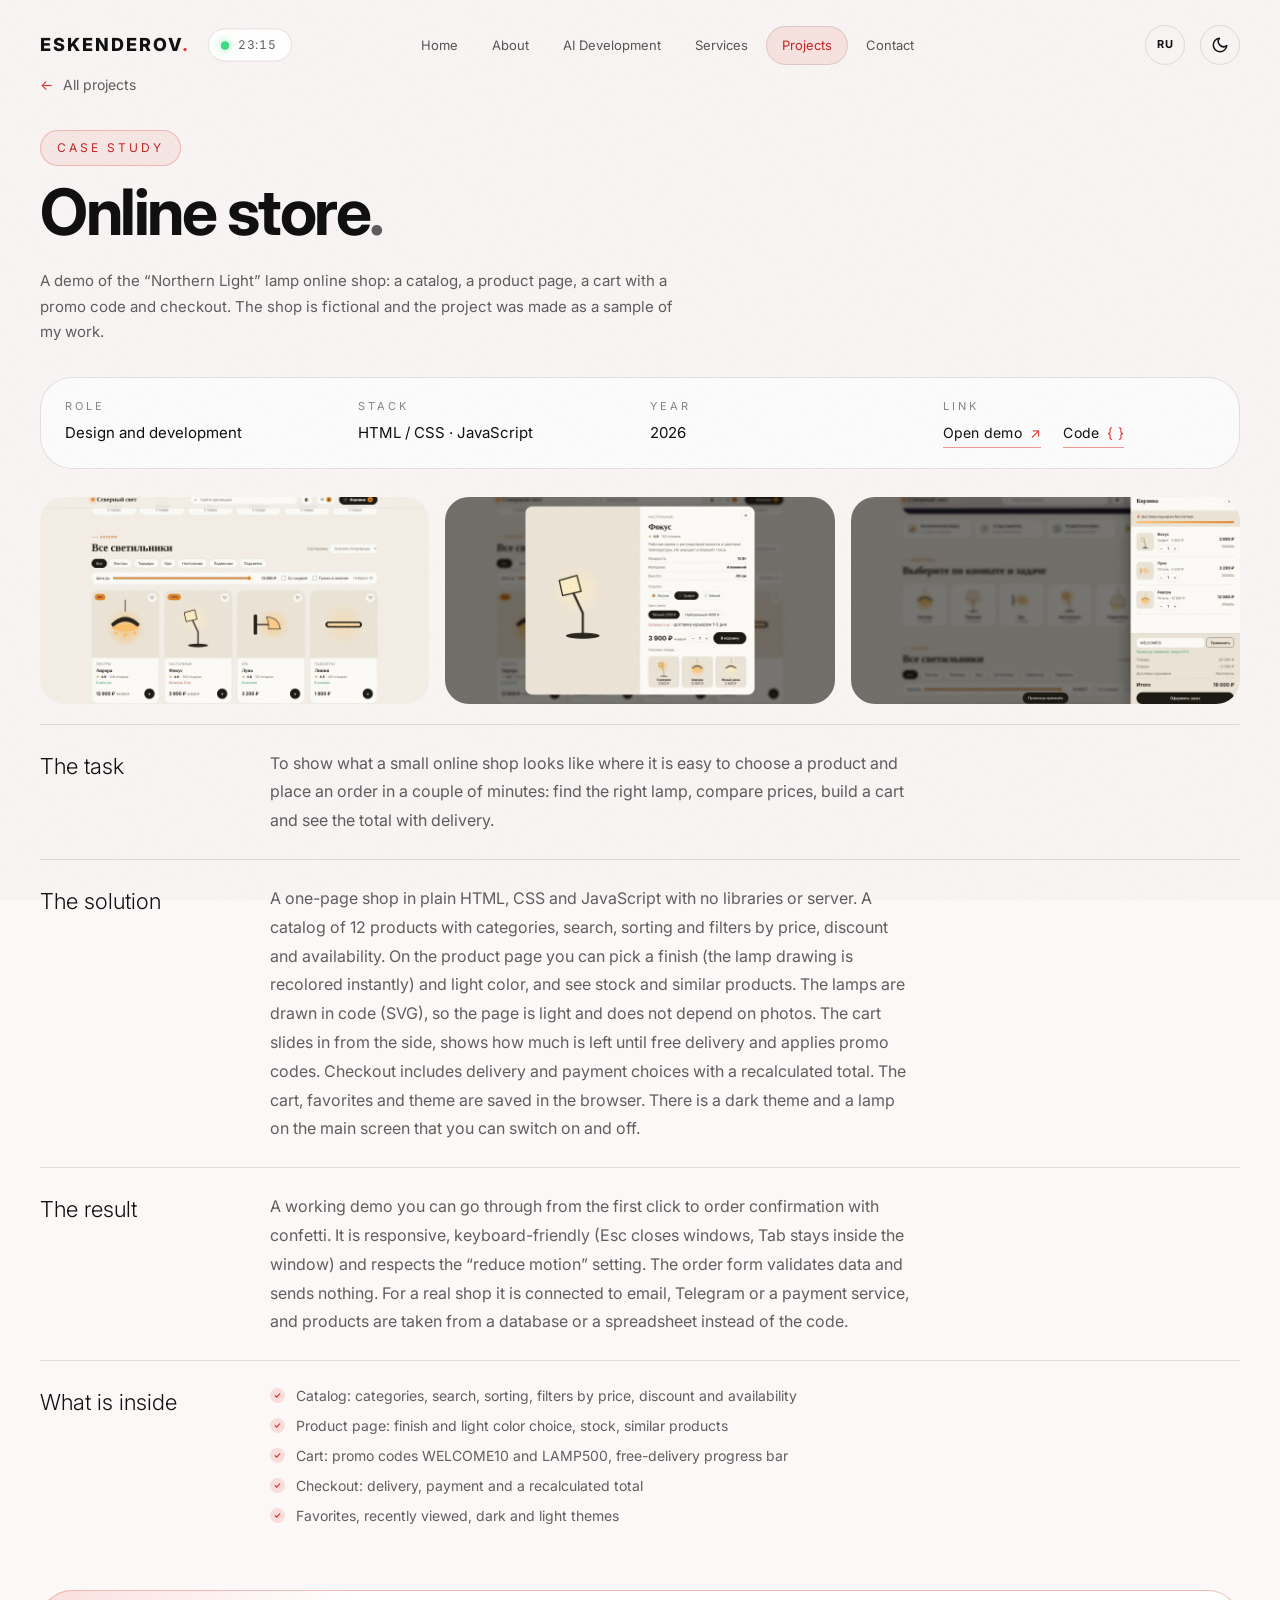
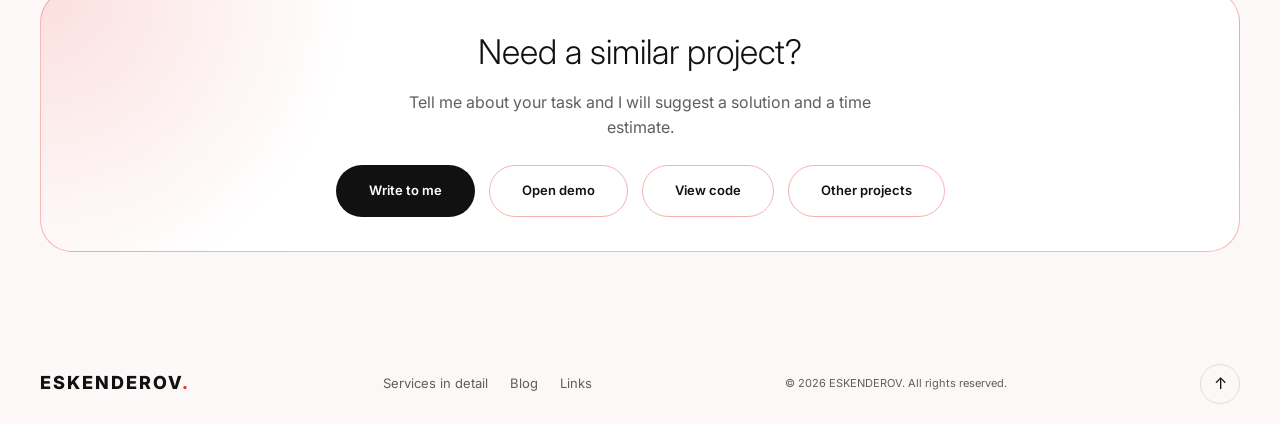
<file: case-shop.html>
<!DOCTYPE html>
<html lang="ru" class="no-loader">
<head>
    <meta charset="UTF-8">
    <meta name="viewport" content="width=device-width, initial-scale=1.0">

    <title>Интернет-магазин: демо «Северный свет» — ESKENDEROV</title>
    <meta name="description" content="Кейс: демо интернет-магазина светильников. Каталог с поиском и фильтрами, корзина, промокод и оформление заказа.">
    <link rel="icon" href="data:image/svg+xml,%3Csvg xmlns='http://www.w3.org/2000/svg' viewBox='0 0 32 32'%3E%3Crect width='32' height='32' fill='%230a0a0a'/%3E%3Ctext x='16' y='23' font-size='20' font-weight='700' text-anchor='middle' fill='%23f5f5f5' font-family='Arial'%3EE%3C/text%3E%3C/svg%3E">

    <meta property="og:type" content="website">
    <meta property="og:title" content="Интернет-магазин: демо «Северный свет»">
    <meta property="og:description" content="Кейс: демо интернет-магазина светильников. Каталог с поиском и фильтрами, корзина, промокод и оформление заказа.">
    <meta property="og:image" content="https://eskenderov1969-spec.github.io/Narhoz/og-shop.png">
    <meta property="og:url" content="https://eskenderov1969-spec.github.io/Narhoz/case-shop.html">
    <meta property="og:locale" content="ru_RU">
    <meta property="og:site_name" content="ESKENDEROV">
    <meta name="twitter:card" content="summary_large_image">
    <meta name="twitter:title" content="Интернет-магазин: демо «Северный свет»">
    <meta name="twitter:description" content="Кейс: демо интернет-магазина светильников. Каталог с поиском и фильтрами, корзина, промокод и оформление заказа.">
    <meta name="twitter:image" content="https://eskenderov1969-spec.github.io/Narhoz/og-shop.png">
    <link rel="canonical" href="https://eskenderov1969-spec.github.io/Narhoz/case-shop.html">
    <meta name="robots" content="index, follow">
    <meta name="author" content="ESKENDEROV">
    <meta name="theme-color" content="#141416">

    <script>
        /* Тема: сохранённый выбор, иначе — системная настройка устройства */
        (function () {
            var theme = null;
            try { theme = localStorage.getItem("theme"); } catch (e) {}
            if (theme !== "light" && theme !== "dark") {
                theme = window.matchMedia &&
                    window.matchMedia("(prefers-color-scheme: light)").matches
                    ? "light" : "dark";
            }
            document.documentElement.setAttribute("data-theme", theme);
            var meta = document.querySelector('meta[name="theme-color"]');
            if (meta) meta.setAttribute("content", theme === "light" ? "#fbf8f7" : "#141416");
        })();
    </script>
    <noscript><style>.reveal{opacity:1!important;transform:none!important}.word{opacity:1!important;transform:none!important;filter:none!important}</style></noscript>

    <link rel="preconnect" href="https://fonts.googleapis.com">
    <link rel="preconnect" href="https://fonts.gstatic.com" crossorigin>
    <link href="https://fonts.googleapis.com/css2?family=Inter:wght@300;400;500;600;700;800&display=swap" rel="stylesheet">

    <link rel="stylesheet" href="style.css">
</head>

<body>

    <a class="skip-link" href="#main">Перейти к содержимому</a>

    <!-- SVG-спрайт иконок -->
    <svg width="0" height="0" style="position:absolute" aria-hidden="true" focusable="false">
        <defs>
            <symbol id="i-ai" viewBox="0 0 24 24"><path d="M11 3l1.9 5.1L18 10l-5.1 1.9L11 17l-1.9-5.1L4 10l5.1-1.9z"/><path d="M18.5 15l.8 2.2 2.2.8-2.2.8-.8 2.2-.8-2.2-2.2-.8 2.2-.8z"/></symbol>
            <symbol id="i-html" viewBox="0 0 24 24"><path d="M8 7l-5 5 5 5M16 7l5 5-5 5M13.5 5l-3 14"/></symbol>
            <symbol id="i-css" viewBox="0 0 24 24"><path d="M8 4c-2 0-3 1-3 3v2c0 1.2-.8 2-2 3 1.2 1 2 1.8 2 3v2c0 2 1 3 3 3M16 4c2 0 3 1 3 3v2c0 1.2.8 2 2 3-1.2 1-2 1.8-2 3v2c0 2-1 3-3 3"/></symbol>
            <symbol id="i-js" viewBox="0 0 24 24"><rect x="3" y="3" width="18" height="18" rx="5.5"/><text x="12" y="15.8" text-anchor="middle" font-size="9.5" font-weight="800" fill="currentColor" stroke="none" font-family="Inter,system-ui,sans-serif">JS</text></symbol>
            <symbol id="i-py" viewBox="0 0 24 24"><rect x="3" y="3" width="18" height="18" rx="5.5"/><text x="12" y="15.8" text-anchor="middle" font-size="9.5" font-weight="800" fill="currentColor" stroke="none" font-family="Inter,system-ui,sans-serif">Py</text></symbol>
            <symbol id="i-cpp" viewBox="0 0 24 24"><rect x="3" y="3" width="18" height="18" rx="5.5"/><text x="12" y="15.6" text-anchor="middle" font-size="8" font-weight="800" fill="currentColor" stroke="none" font-family="Inter,system-ui,sans-serif">C++</text></symbol>
            <symbol id="i-cs" viewBox="0 0 24 24"><rect x="3" y="3" width="18" height="18" rx="5.5"/><text x="12" y="15.8" text-anchor="middle" font-size="9.5" font-weight="800" fill="currentColor" stroke="none" font-family="Inter,system-ui,sans-serif">C#</text></symbol>
            <symbol id="i-ux" viewBox="0 0 24 24"><rect x="3" y="4" width="18" height="16" rx="4"/><path d="M3 9h18M9 9v11"/></symbol>
            <symbol id="i-auto" viewBox="0 0 24 24"><path d="M13 2.5L5 13.5h6l-1 8 8-11h-6z"/></symbol>
            <symbol id="i-copy" viewBox="0 0 24 24"><rect x="9" y="9" width="11" height="11" rx="3"/><path d="M5 15V7a3 3 0 0 1 3-3h8"/></symbol>
            <symbol id="i-check" viewBox="0 0 24 24"><path d="M5 12.5l4.5 4.5L19 7.5"/></symbol>
            <symbol id="i-send" viewBox="0 0 24 24"><path d="M21 3L3 10.5l7 2.5 2.5 7z"/><path d="M10 13L21 3"/></symbol>
        </defs>
    </svg>

    <div class="scroll-progress" id="scrollProgress" aria-hidden="true"></div>
    <div class="cursor-glow" id="cursorGlow" aria-hidden="true"></div>

    <header class="header" id="header">
        <div class="container header-container">

            <div class="brand">
                <a href="index.html" class="logo">
                    ESKENDEROV<span>.</span>
                </a>
                <a href="index.html#contact" class="status status-header" data-status="open" data-tz="Europe/Moscow" data-tz-label="MSK">
                    <span class="status-dot" aria-hidden="true"></span>
                    <span class="status-text">Открыт к проектам</span>
                    <time class="status-time" aria-label="Местное время"></time>
                </a>
            </div>

            <nav class="nav" id="nav">
                <span class="nav-pill" id="navPill" aria-hidden="true"></span>
                <a href="index.html#home" class="nav-link">Главная</a>
                <a href="index.html#about" class="nav-link">Обо мне</a>
                <a href="index.html#ai-development" class="nav-link">AI Development</a>
                <a href="index.html#services" class="nav-link">Услуги</a>
                <a href="index.html#projects" class="nav-link active">Проекты</a>
                <a href="index.html#contact" class="nav-link">Контакты</a>
            </nav>

            <div class="header-actions">

                <button class="theme-toggle lang-toggle" id="langToggle" type="button" aria-label="Сменить язык">EN</button>

                <button class="theme-toggle" id="themeToggle" type="button" aria-label="Переключить тему">
                    <svg class="icon-sun" viewBox="0 0 24 24" fill="none" stroke="currentColor" stroke-width="2" stroke-linecap="round" stroke-linejoin="round" aria-hidden="true">
                        <circle cx="12" cy="12" r="4"></circle>
                        <path d="M12 2v2M12 20v2M4.93 4.93l1.41 1.41M17.66 17.66l1.41 1.41M2 12h2M20 12h2M4.93 19.07l1.41-1.41M17.66 6.34l1.41-1.41"></path>
                    </svg>
                    <svg class="icon-moon" viewBox="0 0 24 24" fill="none" stroke="currentColor" stroke-width="2" stroke-linecap="round" stroke-linejoin="round" aria-hidden="true">
                        <path d="M21 12.8A9 9 0 1 1 11.2 3a7 7 0 0 0 9.8 9.8z"></path>
                    </svg>
                </button>

                <button class="menu-button" id="menuButton" aria-label="Открыть меню">
                    <span></span>
                    <span></span>
                    <span></span>
                </button>

            </div>

        </div>
    </header>

    <main id="main">

        <section class="section page-top">

            <div class="container">

                <a class="back-link reveal" href="index.html#projects"><i>←</i> Все проекты</a>

                <!-- Кейс: интернет-магазин «Северный свет». Файл проекта: shop-demo.html, картинки: shop-*.webp -->
                <div class="section-heading reveal">
                    <span class="section-number">CASE STUDY</span>
                    <h2>Интернет-магазин<span>.</span></h2>
                </div>

                <p class="lead-text reveal">Демо интернет-магазина светильников «Северный свет»: каталог, карточка товара, корзина с промокодом и оформление заказа. Магазин вымышленный, проект сделан как пример работы.</p>

                <div class="case-meta reveal">
                    <div class="case-meta-item">
                        <div class="svc-label">Роль</div>
                        <p>Дизайн и разработка</p>
                    </div>
                    <div class="case-meta-item">
                        <div class="svc-label">Стек</div>
                        <p>HTML / CSS · JavaScript</p>
                    </div>
                    <div class="case-meta-item">
                        <div class="svc-label">Год</div>
                        <p>2026</p>
                    </div>
                    <div class="case-meta-item">
                        <div class="svc-label">Ссылка</div>
                        <p><a class="more-link" href="shop-demo.html" target="_blank" rel="noopener">Открыть демо <i>↗</i></a> <a class="more-link more-link-code" href="https://github.com/eskenderov1969-spec/Narhoz/blob/HEAD/shop-demo.html" data-code="shop-demo.html" target="_blank" rel="noopener">Код <i>{ }</i></a></p>
                    </div>
                </div>

                <div class="case-gallery reveal">
                    <div class="project-thumb"><img src="shop-catalog.webp" width="1600" height="900" loading="lazy" decoding="async" alt="Каталог с категориями, фильтрами и сортировкой"></div>
                    <div class="project-thumb"><img src="shop-product.webp" width="1600" height="900" loading="lazy" decoding="async" alt="Карточка товара с выбором отделки и цвета света"></div>
                    <div class="project-thumb"><img src="shop-cart.webp" width="1600" height="900" loading="lazy" decoding="async" alt="Корзина с промокодом и шкалой бесплатной доставки"></div>
                </div>


                <div class="case-block reveal">
                    <h3>Задача</h3>
                    <p>Показать, как выглядит небольшой интернет-магазин, в котором удобно выбрать товар и оформить заказ за пару минут: найти нужный светильник, сравнить цены, собрать корзину и увидеть итоговую сумму с доставкой.</p>
                </div>

                <div class="case-block reveal">
                    <h3>Решение</h3>
                    <p>Одностраничный магазин на чистых HTML, CSS и JavaScript без библиотек и сервера. Каталог из 12 товаров с категориями, поиском, сортировкой и фильтрами по цене, скидке и наличию. В карточке товара можно выбрать отделку (рисунок светильника перекрашивается сразу) и цвет света, увидеть остатки и похожие товары. Светильники нарисованы кодом (SVG), поэтому страница лёгкая и не зависит от фотографий. Корзина выезжает сбоку, показывает, сколько осталось до бесплатной доставки, и применяет промокоды. Оформление включает выбор доставки и оплаты с пересчётом суммы. Корзина, избранное и тема сохраняются в браузере. Есть тёмная тема и «включаемая» лампа на главном экране.</p>
                </div>

                <div class="case-block reveal">
                    <h3>Результат</h3>
                    <p>Рабочее демо, которое можно пройти от первого клика до подтверждения заказа с конфетти. Оно адаптивное, управляется с клавиатуры (Esc закрывает окна, Tab не выходит за пределы окна) и учитывает настройку «уменьшить движение». Форма заказа проверяет данные и ничего не отправляет. Для реального магазина её подключают к почте, Telegram или платёжному сервису, а товары вместо кода берут из базы или таблицы.</p>
                </div>

                <div class="case-block reveal">
                    <h3>Что внутри</h3>
                    <ul class="price-list">
                        <li>Каталог: категории, поиск, сортировка, фильтры по цене, скидке и наличию</li>
                        <li>Карточка товара: выбор отделки и цвета света, остатки, похожие товары</li>
                        <li>Корзина: промокоды WELCOME10 и LAMP500, шкала бесплатной доставки</li>
                        <li>Оформление: доставка, оплата и пересчёт итоговой суммы</li>
                        <li>Избранное, недавно просмотренные, тёмная и светлая тема</li>
                    </ul>
                </div>

                <div class="cta-box reveal">
                    <h3>Нужен похожий проект?</h3>
                    <p>Расскажите о задаче, и я предложу решение и оценку сроков.</p>
                    <div class="cta-buttons">
                        <a href="index.html#contact" class="button button-primary">Написать мне</a>
                        <a href="shop-demo.html" target="_blank" rel="noopener" class="button button-secondary">Открыть демо</a>
                        <a href="https://github.com/eskenderov1969-spec/Narhoz/blob/HEAD/shop-demo.html" data-code="shop-demo.html" target="_blank" rel="noopener" class="button button-secondary">Смотреть код</a>
                        <a href="index.html#projects" class="button button-secondary">Другие проекты</a>
                    </div>
                </div>

            </div>

        </section>

    </main>

    <footer class="footer">

        <div class="container footer-container">

            <a href="index.html" class="logo">
                ESKENDEROV<span>.</span>
            </a>


            <nav class="footer-links" aria-label="Pages">
                <a href="services.html">Услуги подробно</a>
                <a href="blog.html">Блог</a>
                <a href="links.html">Ссылки</a>
            </nav>

            <p>
                © <span id="year"></span> ESKENDEROV. All rights reserved.
            </p>

            <a href="#main" class="back-top">↑</a>

        </div>

    </footer>

    <div class="toast" id="toast" role="status" aria-live="polite"></div>

    <script src="script.js"></script>

</body>
</html>
</file>
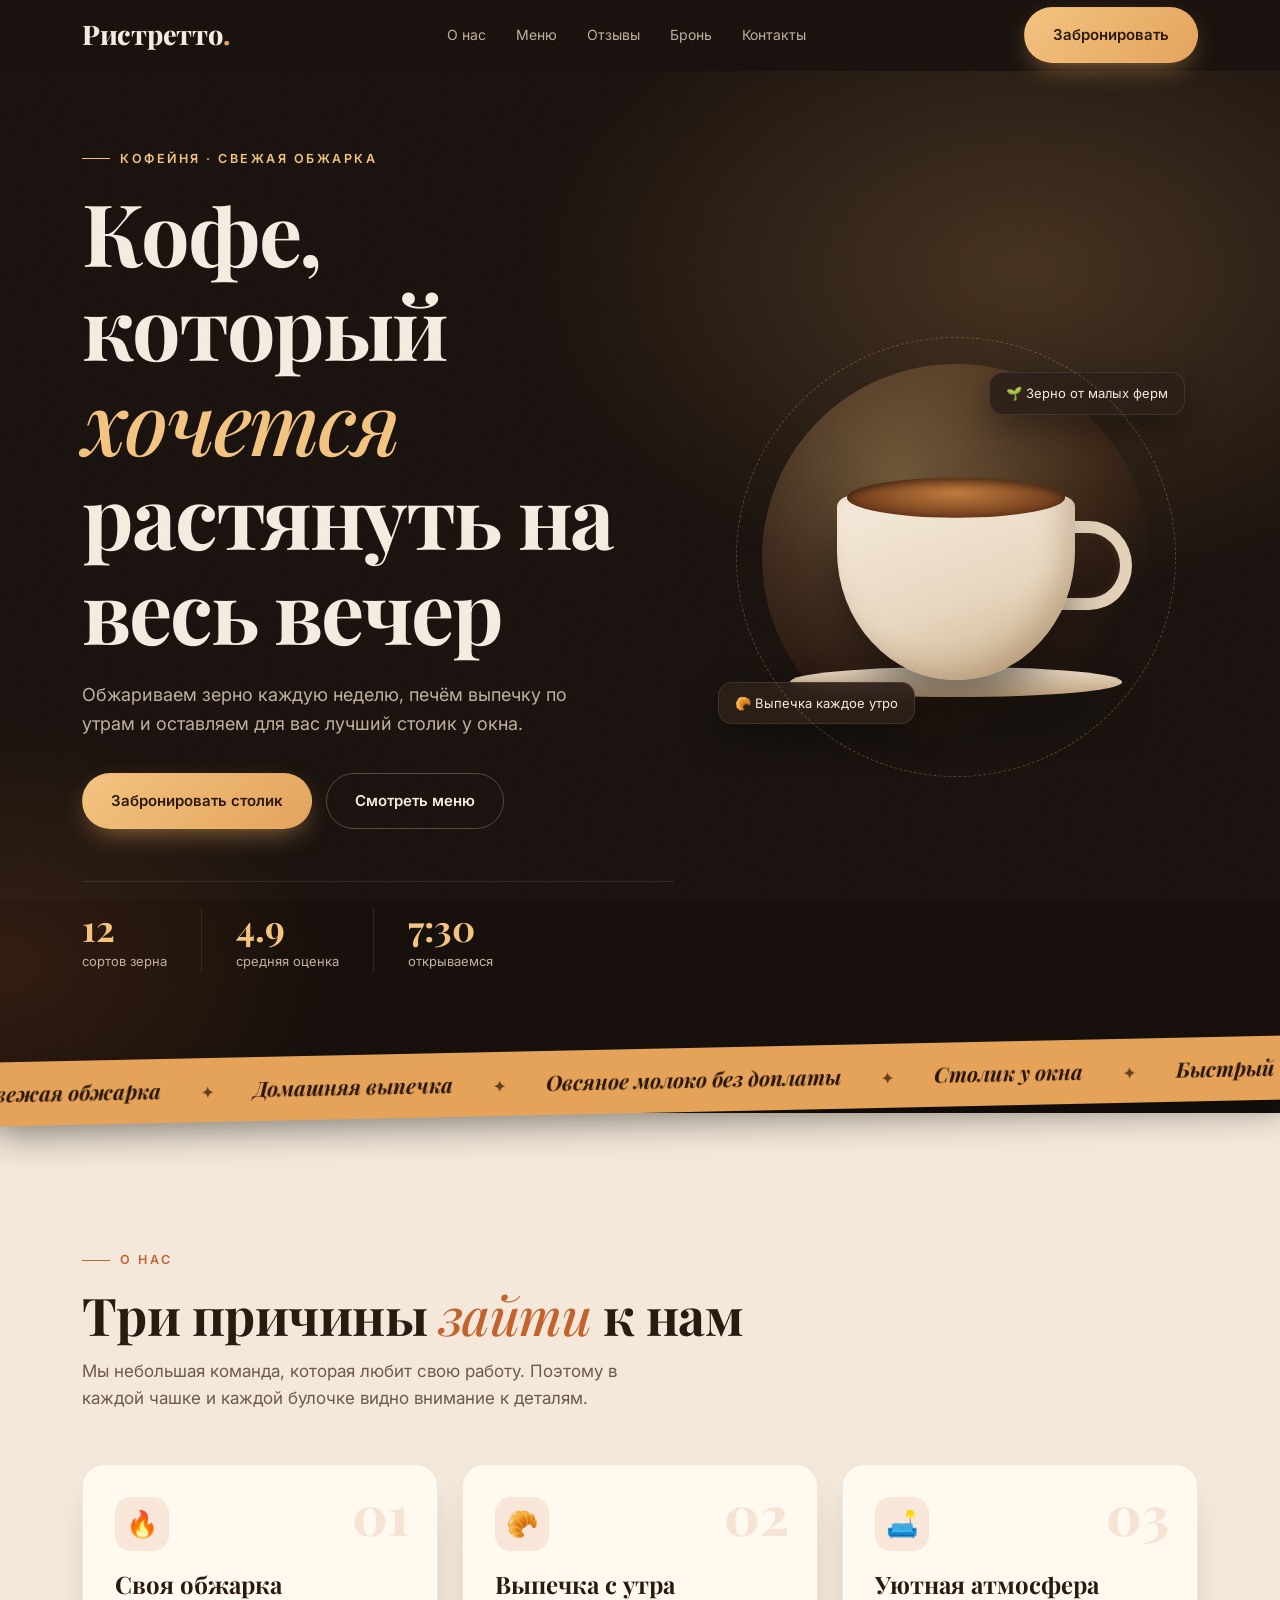
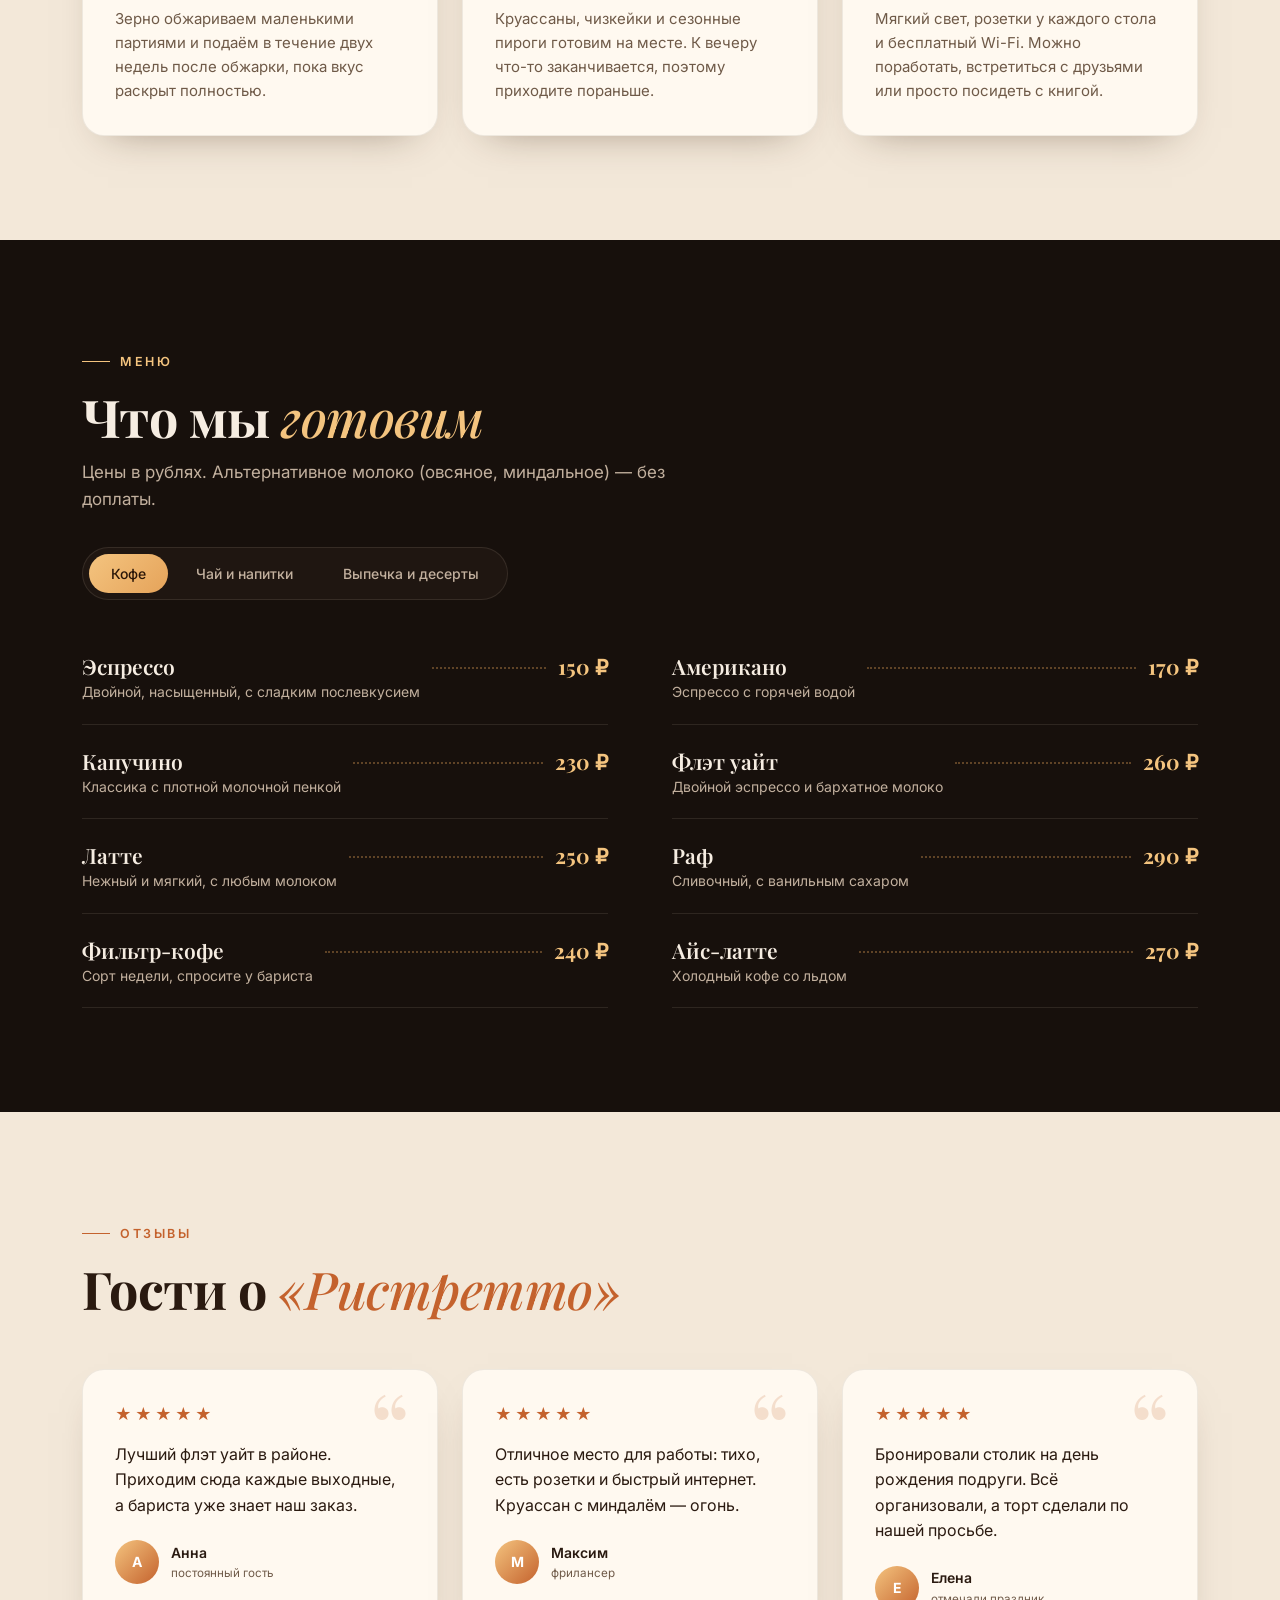
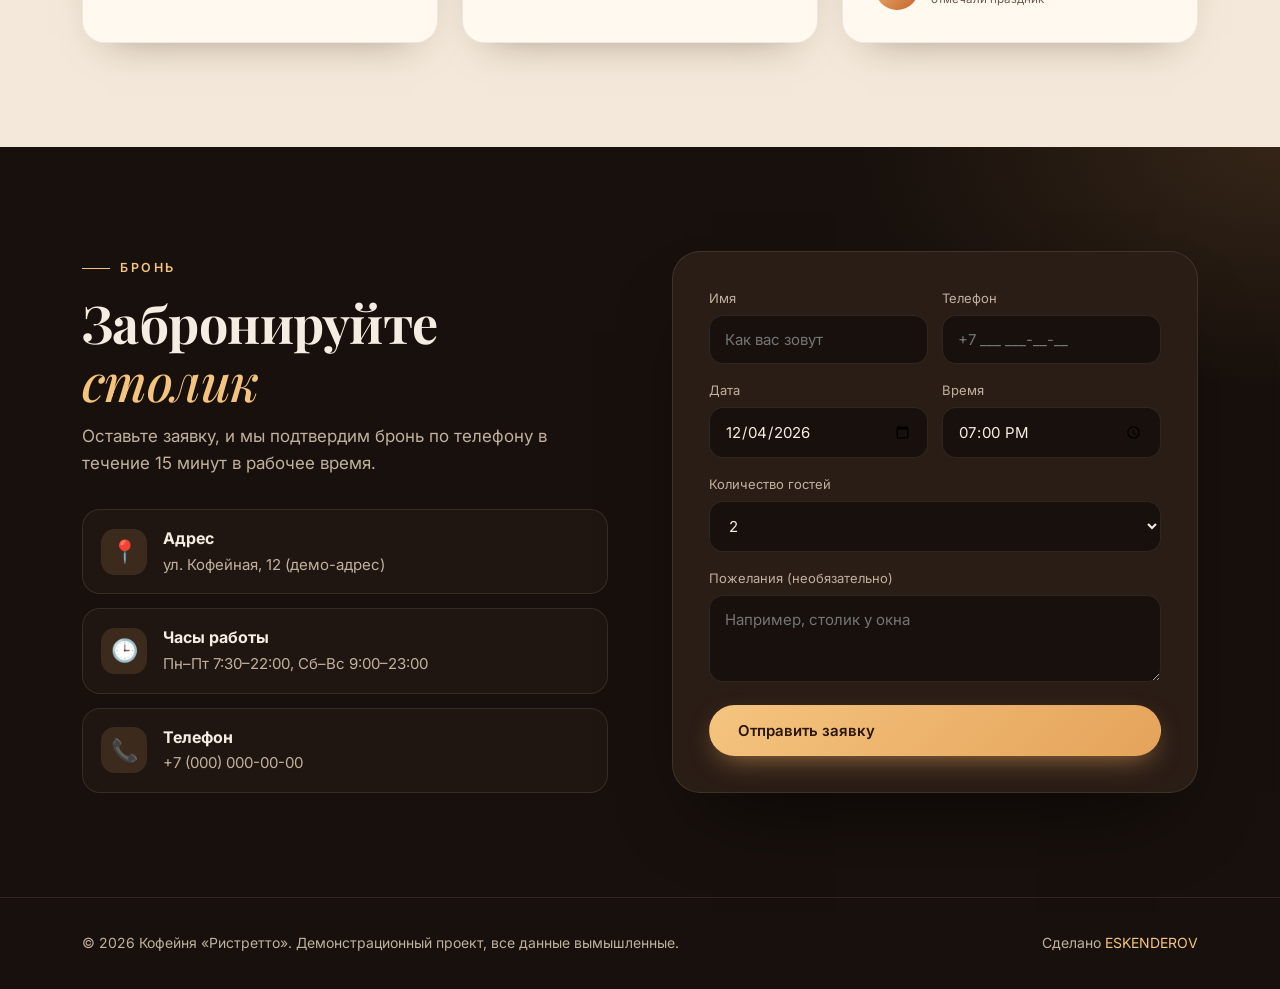
<file: coffee-demo.html>
<!DOCTYPE html>
<html lang="ru">
<head>
<meta charset="UTF-8">
<meta name="viewport" content="width=device-width, initial-scale=1.0">
<title>Кофейня «Ристретто» — свежая обжарка и уютное место в центре</title>
<meta name="description" content="Демо-лендинг кофейни «Ристретто»: авторский кофе, домашняя выпечка, бронирование столика онлайн.">
<meta name="theme-color" content="#17100c">
<meta property="og:title" content="Кофейня «Ристретто»">
<meta property="og:description" content="Свежая обжарка, домашняя выпечка и уютная атмосфера. Демо-проект.">
<meta property="og:type" content="website">
<meta property="og:locale" content="ru_RU">
<meta property="og:image" content="https://eskenderov1969-spec.github.io/Narhoz/og-coffee.png">
<meta property="og:image:width" content="1200">
<meta property="og:image:height" content="630">
<meta property="og:url" content="https://eskenderov1969-spec.github.io/Narhoz/coffee-demo.html">
<meta name="twitter:card" content="summary_large_image">
<link rel="canonical" href="https://eskenderov1969-spec.github.io/Narhoz/coffee-demo.html">
<link rel="preconnect" href="https://fonts.googleapis.com">
<link rel="preconnect" href="https://fonts.gstatic.com" crossorigin>
<link href="https://fonts.googleapis.com/css2?family=Playfair+Display:ital,wght@0,600;0,700;0,800;1,500&family=Inter:wght@400;500;600&display=swap" rel="stylesheet">
<style>
:root{
  --bg:#17100c; --bg2:#1f1611; --card:#2a1d16; --line:rgba(255,235,210,.10);
  --text:#f6ede2; --muted:#c2b09e; --accent:#e5a35a; --accent2:#f4c47f; --rust:#c4622d; --ok:#7bc47f;
  --cream:#f3e8d9; --ink:#2a1a10; --ink-muted:#6f5a48;
  --radius:22px; --max:1160px;
}
*{box-sizing:border-box;margin:0;padding:0}
html{scroll-behavior:smooth;scroll-padding-top:76px}
body{background:var(--bg);color:var(--text);font-family:Inter,system-ui,-apple-system,"Segoe UI",Roboto,sans-serif;line-height:1.6;-webkit-font-smoothing:antialiased;overflow-x:hidden}
body::after{content:"";position:fixed;inset:0;pointer-events:none;z-index:100;opacity:.05;
  background-image:url("data:image/svg+xml,%3Csvg xmlns='http://www.w3.org/2000/svg' width='160' height='160'%3E%3Cfilter id='n'%3E%3CfeTurbulence type='fractalNoise' baseFrequency='.9' numOctaves='2'/%3E%3C/filter%3E%3Crect width='100%25' height='100%25' filter='url(%23n)'/%3E%3C/svg%3E")}
main{overflow-x:clip}
img{max-width:100%;display:block}
a{color:inherit;text-decoration:none}
.wrap{max-width:var(--max);margin:0 auto;padding:0 22px}
h1,h2,h3{font-family:"Playfair Display",Georgia,serif;line-height:1.1;font-weight:700}
h2{font-size:clamp(32px,5vw,52px);margin-bottom:14px;letter-spacing:-.01em}
h2 em{font-style:italic;font-weight:500;color:var(--accent2)}
.eyebrow{display:inline-flex;align-items:center;gap:10px;color:var(--accent2);font-size:12.5px;letter-spacing:.2em;text-transform:uppercase;margin-bottom:16px;font-weight:600}
.eyebrow::before{content:"";width:28px;height:1px;background:currentColor}
.lead{color:var(--muted);max-width:600px;font-size:17px}
section{padding:104px 0}
.btn{display:inline-flex;align-items:center;gap:8px;padding:15px 28px;border-radius:999px;font-weight:600;font-size:15px;border:1px solid transparent;cursor:pointer;transition:.25s;font-family:inherit}
.btn-primary{background:linear-gradient(135deg,var(--accent2),var(--accent));color:#2a1608;box-shadow:0 10px 28px -10px rgba(229,163,90,.7)}
.btn-primary:hover{transform:translateY(-3px);box-shadow:0 16px 34px -10px rgba(229,163,90,.9)}
.btn-ghost{border-color:rgba(255,235,210,.25);color:var(--text);background:transparent}
.btn-ghost:hover{border-color:var(--accent);color:var(--accent2)}
:focus-visible{outline:2px solid var(--accent2);outline-offset:3px}

/* header */
header{position:sticky;top:0;z-index:50;background:rgba(23,16,12,.7);backdrop-filter:blur(14px);-webkit-backdrop-filter:blur(14px);border-bottom:1px solid transparent;transition:.3s}
header.scrolled{border-bottom-color:var(--line);background:rgba(23,16,12,.9)}
.nav{display:flex;align-items:center;justify-content:space-between;height:70px}
.logo{font-family:"Playfair Display",serif;font-size:27px;font-weight:800;letter-spacing:-.01em}
.logo span{color:var(--accent)}
nav ul{display:flex;gap:30px;list-style:none;font-size:14px;color:var(--muted)}
nav a{position:relative;transition:.2s}
nav a::after{content:"";position:absolute;left:0;right:100%;bottom:-6px;height:1px;background:var(--accent);transition:right .3s}
nav a:hover{color:var(--text)}
nav a:hover::after{right:0}
.burger{display:none;background:none;border:0;color:var(--text);font-size:26px;cursor:pointer}
@media(max-width:820px){
  .burger{display:block}
  nav ul{position:absolute;top:70px;left:0;right:0;flex-direction:column;gap:0;background:var(--bg2);border-bottom:1px solid var(--line);display:none}
  nav ul.open{display:flex}
  nav li a{display:block;padding:16px 22px;border-top:1px solid var(--line)}
  nav a::after{display:none}
  .nav .btn{display:none}
}

/* hero */
.hero{padding:70px 0 90px;position:relative;overflow:hidden;
  background:radial-gradient(800px 520px at 80% 20%,rgba(229,163,90,.22),transparent 62%),radial-gradient(520px 380px at 0% 90%,rgba(196,98,45,.16),transparent 65%)}
.hero-grid{display:grid;grid-template-columns:1.1fr .9fr;gap:40px;align-items:center}
.hero h1{font-size:clamp(44px,7.4vw,86px);margin-bottom:24px;letter-spacing:-.025em}
.hero h1 em{font-style:italic;font-weight:500;color:var(--accent2)}
.hero p{color:var(--muted);font-size:18px;max-width:500px;margin-bottom:34px}
.hero-cta{display:flex;gap:14px;flex-wrap:wrap}
.stats{display:flex;gap:0;margin-top:52px;flex-wrap:wrap;border-top:1px solid var(--line);padding-top:26px}
.stats>div{padding-right:34px;margin-right:34px;border-right:1px solid var(--line)}
.stats>div:last-child{border:0;margin:0;padding:0}
.stats b{display:block;font-family:"Playfair Display",serif;font-size:36px;color:var(--accent2);line-height:1.1}
.stats span{font-size:13px;color:var(--muted)}

/* cup illustration */
.scene{position:relative;max-width:440px;width:100%;margin:0 auto;aspect-ratio:1;display:grid;place-items:center}
.scene::before{content:"";position:absolute;inset:6%;border-radius:50%;background:radial-gradient(circle at 35% 30%,rgba(244,196,127,.35),rgba(196,98,45,.12) 55%,transparent 72%);animation:breathe 7s ease-in-out infinite}
.scene::after{content:"";position:absolute;inset:0;border-radius:50%;border:1px dashed rgba(244,196,127,.28);animation:spin 40s linear infinite}
.cup{position:relative;width:54%;height:42%;margin-top:14%}
.cup-body{position:absolute;inset:0 0 0 0;background:linear-gradient(160deg,#f7ecdd 0,#e9d8c0 55%,#c9ad8a 100%);border-radius:6% 6% 50% 50%/6% 6% 70% 70%;box-shadow:0 30px 50px -10px rgba(0,0,0,.55),inset -14px -10px 24px rgba(120,80,40,.25)}
.cup-body::before{content:"";position:absolute;left:4%;right:4%;top:0;height:22%;border-radius:50%;background:radial-gradient(ellipse at 50% 40%,#c07a3c,#6b3716 75%);box-shadow:inset 0 3px 8px rgba(0,0,0,.5);transform:translateY(-45%)}
.cup-handle{position:absolute;right:-24%;top:14%;width:36%;height:48%;border:12px solid #e5d3ba;border-left:0;border-radius:0 60% 60% 0;box-shadow:inset -4px 0 6px rgba(120,80,40,.2)}
.plate{position:absolute;bottom:-9%;left:-20%;right:-20%;height:16%;border-radius:50%;background:linear-gradient(#efe1cc,#bfa07a);box-shadow:0 24px 40px -8px rgba(0,0,0,.6)}
.steam{position:absolute;left:50%;top:-4%;width:48%;height:44%;transform:translateX(-50%);display:flex;justify-content:space-around}
.steam i{display:block;width:5px;height:100%;border-radius:6px;background:linear-gradient(to top,rgba(255,240,220,.55),transparent);filter:blur(3px);transform-origin:bottom;animation:steam 4s ease-in-out infinite}
.steam i:nth-child(2){animation-delay:1.2s;height:120%;margin-top:-12%}
.steam i:nth-child(3){animation-delay:2.4s}
.badge{position:absolute;background:rgba(42,29,22,.92);backdrop-filter:blur(8px);border:1px solid var(--line);padding:10px 16px;border-radius:14px;font-size:13px;box-shadow:0 14px 34px rgba(0,0,0,.4);animation:float 6s ease-in-out infinite;white-space:nowrap}
.badge.b1{left:-4%;bottom:12%}.badge.b2{right:-2%;top:8%;animation-delay:-3s}
@keyframes steam{0%{opacity:0;transform:translateY(20px) scaleY(.6) skewX(0)}30%{opacity:1}100%{opacity:0;transform:translateY(-30px) scaleY(1.1) skewX(14deg)}}
@keyframes float{50%{transform:translateY(-10px)}}
@keyframes spin{to{transform:rotate(360deg)}}
@keyframes breathe{50%{transform:scale(1.05);opacity:.8}}
@media(max-width:820px){.hero{padding:40px 0 70px}.hero-grid{grid-template-columns:1fr}.scene{max-width:320px;order:-1}.badge.b1{left:0}.badge.b2{right:0}.stats>div{padding-right:20px;margin-right:20px}}

/* marquee */
.marquee{background:var(--accent);color:#2a1608;overflow:hidden;padding:15px 0;transform:rotate(-1.2deg);margin:-14px -20px 0;position:relative;z-index:2;box-shadow:0 14px 40px -12px rgba(0,0,0,.6)}
.marquee-track{display:flex;gap:40px;width:max-content;animation:slide 32s linear infinite;font-family:"Playfair Display",serif;font-size:21px;font-weight:700;font-style:italic;white-space:nowrap}
.marquee-track span::after{content:"✦";margin-left:40px;font-style:normal;font-size:15px;opacity:.7}
@keyframes slide{to{transform:translateX(-50%)}}

/* about (cream) */
.features{background:var(--cream);color:var(--ink);padding-top:130px}
.features .eyebrow{color:var(--rust)}
.features h2 em{color:var(--rust)}
.features .lead{color:var(--ink-muted)}
.grid3{display:grid;grid-template-columns:repeat(3,1fr);gap:24px;margin-top:52px}
.card{background:var(--card);border:1px solid var(--line);border-radius:var(--radius);padding:32px;transition:.3s;position:relative}
.card:hover{transform:translateY(-6px);border-color:rgba(229,163,90,.5)}
.features .card{background:#fff9f0;border-color:rgba(42,26,16,.08);box-shadow:0 18px 40px -26px rgba(60,35,15,.5)}
.features .card:hover{box-shadow:0 26px 50px -24px rgba(60,35,15,.6);border-color:rgba(196,98,45,.4)}
.card .num{position:absolute;top:22px;right:28px;font-family:"Playfair Display",serif;font-size:54px;font-weight:800;color:rgba(196,98,45,.14);line-height:1}
.card .ic{width:54px;height:54px;border-radius:16px;background:rgba(196,98,45,.12);display:grid;place-items:center;font-size:26px;margin-bottom:20px}
.card h3{font-size:24px;margin-bottom:10px}
.card p{color:var(--muted);font-size:15px}
.features .card p{color:var(--ink-muted)}
@media(max-width:820px){.grid3{grid-template-columns:1fr}section{padding:76px 0}}

/* menu */
.tabs{display:inline-flex;gap:6px;flex-wrap:wrap;margin:34px 0 30px;padding:6px;border:1px solid var(--line);border-radius:999px;background:var(--bg2)}
.tab{background:transparent;border:0;color:var(--muted);padding:11px 22px;border-radius:999px;cursor:pointer;font-family:inherit;font-size:14px;font-weight:500;transition:.25s}
.tab:hover{color:var(--text)}
.tab.active{background:linear-gradient(135deg,var(--accent2),var(--accent));color:#2a1608}
.menu-list{display:grid;grid-template-columns:1fr 1fr;gap:0 64px}
.item{display:flex;align-items:baseline;gap:12px;padding:20px 0;border-bottom:1px solid var(--line);animation:fadeUp .5s both}
.item:nth-child(2){animation-delay:.05s}.item:nth-child(3){animation-delay:.1s}.item:nth-child(4){animation-delay:.15s}.item:nth-child(5){animation-delay:.2s}.item:nth-child(6){animation-delay:.25s}.item:nth-child(7){animation-delay:.3s}.item:nth-child(8){animation-delay:.35s}
@keyframes fadeUp{from{opacity:0;transform:translateY(12px)}}
.item h3{font-family:"Playfair Display",serif;font-size:21px;font-weight:600;margin-bottom:3px}
.item p{color:var(--muted);font-size:14px}
.item .dots{flex:1;min-width:20px;border-bottom:2px dotted rgba(229,163,90,.35);transform:translateY(-6px);order:1}
.item>div:first-child{order:0}
.item .price{order:2;color:var(--accent2);font-family:"Playfair Display",serif;font-size:21px;font-weight:700;white-space:nowrap}
@media(max-width:820px){.menu-list{grid-template-columns:1fr}.tabs{border-radius:20px}}

/* reviews (cream) */
.reviews{background:var(--cream);color:var(--ink);position:relative}
.reviews .eyebrow{color:var(--rust)}
.reviews h2 em{color:var(--rust)}
.reviews .card{background:#fff9f0;border-color:rgba(42,26,16,.08);box-shadow:0 18px 40px -26px rgba(60,35,15,.5)}
.rev::before{content:"“";position:absolute;top:6px;right:26px;font-family:"Playfair Display",serif;font-size:100px;line-height:1;color:rgba(196,98,45,.18)}
.rev .stars{color:var(--rust);letter-spacing:3px;margin-bottom:14px}
.rev p{font-size:16px;margin-bottom:22px;color:var(--ink)!important}
.rev .who{display:flex;align-items:center;gap:12px;font-size:14px;font-weight:600}
.rev .av{width:44px;height:44px;border-radius:50%;background:linear-gradient(135deg,var(--accent2),var(--rust));color:#fff;display:grid;place-items:center;font-weight:700}
.rev .who small{display:block;color:var(--ink-muted);font-weight:400}

/* booking */
#book{background:radial-gradient(700px 400px at 100% 0%,rgba(229,163,90,.14),transparent 60%)}
.book-grid{display:grid;grid-template-columns:1fr 1fr;gap:64px;align-items:start}
form{background:var(--card);border:1px solid var(--line);border-radius:28px;padding:36px;display:grid;gap:16px;box-shadow:0 40px 80px -40px rgba(0,0,0,.7)}
label{font-size:13px;color:var(--muted);display:block;margin-bottom:6px}
input,select,textarea{width:100%;background:var(--bg);border:1px solid var(--line);color:var(--text);padding:14px 15px;border-radius:14px;font-family:inherit;font-size:15px;transition:.2s}
input:focus,select:focus,textarea:focus{outline:2px solid var(--accent);border-color:transparent}
.row{display:grid;grid-template-columns:1fr 1fr;gap:14px}
.msg{display:none;padding:14px 16px;border-radius:12px;font-size:14px}
.msg.ok{display:block;background:rgba(123,196,127,.14);color:var(--ok)}
.msg.err{display:block;background:rgba(224,100,90,.14);color:#e8887f}
.info-list{list-style:none;display:grid;gap:14px;margin-top:32px}
.info-list li{display:flex;gap:16px;align-items:center;padding:16px 18px;border:1px solid var(--line);border-radius:18px;background:var(--bg2)}
.info-list .ic{font-size:22px;width:46px;height:46px;border-radius:14px;background:rgba(229,163,90,.14);display:grid;place-items:center;flex:none}
.info-list b{display:block}
.info-list span{color:var(--muted);font-size:15px}
@media(max-width:820px){.book-grid{grid-template-columns:1fr;gap:40px}.row{grid-template-columns:1fr}form{padding:24px}}

/* footer */
footer{border-top:1px solid var(--line);padding:34px 0;color:var(--muted);font-size:14px}
.foot{display:flex;justify-content:space-between;gap:16px;flex-wrap:wrap}
footer a{color:var(--accent2)}
footer a:hover{text-decoration:underline}

/* reveal */
.reveal{opacity:0;transform:translateY(28px);transition:opacity .8s,transform .8s}
.reveal.in{opacity:1;transform:none}
.grid3 .reveal:nth-child(2){transition-delay:.12s}.grid3 .reveal:nth-child(3){transition-delay:.24s}
@media(prefers-reduced-motion:reduce){.reveal{opacity:1;transform:none;transition:none}html{scroll-behavior:auto}*,*::before,*::after{animation:none!important}}
</style>
</head>
<body>

<header>
  <div class="wrap nav">
    <a href="#top" class="logo">Ристретто<span>.</span></a>
    <nav>
      <ul id="menu">
        <li><a href="#about">О нас</a></li>
        <li><a href="#menu-section">Меню</a></li>
        <li><a href="#reviews">Отзывы</a></li>
        <li><a href="#book">Бронь</a></li>
        <li><a href="#contacts">Контакты</a></li>
      </ul>
    </nav>
    <a href="#book" class="btn btn-primary">Забронировать</a>
    <button class="burger" id="burger" aria-label="Открыть меню">☰</button>
  </div>
</header>

<main id="top">
<section class="hero">
  <div class="wrap hero-grid">
    <div>
      <span class="eyebrow">Кофейня · свежая обжарка</span>
      <h1>Кофе, который <em>хочется</em> растянуть на весь вечер</h1>
      <p>Обжариваем зерно каждую неделю, печём выпечку по утрам и оставляем для вас лучший столик у окна.</p>
      <div class="hero-cta">
        <a href="#book" class="btn btn-primary">Забронировать столик</a>
        <a href="#menu-section" class="btn btn-ghost">Смотреть меню</a>
      </div>
      <div class="stats">
        <div><b>12</b><span>сортов зерна</span></div>
        <div><b>4.9</b><span>средняя оценка</span></div>
        <div><b>7:30</b><span>открываемся</span></div>
      </div>
    </div>
    <div class="scene" aria-hidden="true">
      <div class="cup">
        <div class="steam"><i></i><i></i><i></i></div>
        <div class="plate"></div>
        <div class="cup-handle"></div>
        <div class="cup-body"></div>
      </div>
      <div class="badge b1">🥐 Выпечка каждое утро</div>
      <div class="badge b2">🌱 Зерно от малых ферм</div>
    </div>
  </div>
</section>

<div class="marquee" aria-hidden="true">
  <div class="marquee-track">
    <span>Свежая обжарка</span><span>Домашняя выпечка</span><span>Овсяное молоко без доплаты</span><span>Столик у окна</span><span>Быстрый Wi-Fi</span>
    <span>Свежая обжарка</span><span>Домашняя выпечка</span><span>Овсяное молоко без доплаты</span><span>Столик у окна</span><span>Быстрый Wi-Fi</span>
  </div>
</div>

<section class="features" id="about">
  <div class="wrap">
    <span class="eyebrow">О нас</span>
    <h2>Три причины <em>зайти</em> к нам</h2>
    <p class="lead">Мы небольшая команда, которая любит свою работу. Поэтому в каждой чашке и каждой булочке видно внимание к деталям.</p>
    <div class="grid3">
      <div class="card reveal"><span class="num">01</span><div class="ic">🔥</div><h3>Своя обжарка</h3><p>Зерно обжариваем маленькими партиями и подаём в течение двух недель после обжарки, пока вкус раскрыт полностью.</p></div>
      <div class="card reveal"><span class="num">02</span><div class="ic">🥐</div><h3>Выпечка с утра</h3><p>Круассаны, чизкейки и сезонные пироги готовим на месте. К вечеру что-то заканчивается, поэтому приходите пораньше.</p></div>
      <div class="card reveal"><span class="num">03</span><div class="ic">🛋️</div><h3>Уютная атмосфера</h3><p>Мягкий свет, розетки у каждого стола и бесплатный Wi-Fi. Можно поработать, встретиться с друзьями или просто посидеть с книгой.</p></div>
    </div>
  </div>
</section>

<section id="menu-section">
  <div class="wrap">
    <span class="eyebrow">Меню</span>
    <h2>Что мы <em>готовим</em></h2>
    <p class="lead">Цены в рублях. Альтернативное молоко (овсяное, миндальное) — без доплаты.</p>
    <div class="tabs" role="tablist">
      <button class="tab active" data-cat="coffee" role="tab" aria-selected="true">Кофе</button>
      <button class="tab" data-cat="tea" role="tab" aria-selected="false">Чай и напитки</button>
      <button class="tab" data-cat="food" role="tab" aria-selected="false">Выпечка и десерты</button>
    </div>
    <div class="menu-list" id="menuList"></div>
  </div>
</section>

<section class="reviews" id="reviews">
  <div class="wrap">
    <span class="eyebrow">Отзывы</span>
    <h2>Гости о <em>«Ристретто»</em></h2>
    <div class="grid3">
      <div class="card rev reveal"><div class="stars">★★★★★</div><p>Лучший флэт уайт в районе. Приходим сюда каждые выходные, а бариста уже знает наш заказ.</p><div class="who"><div class="av">А</div><div>Анна<small>постоянный гость</small></div></div></div>
      <div class="card rev reveal"><div class="stars">★★★★★</div><p>Отличное место для работы: тихо, есть розетки и быстрый интернет. Круассан с миндалём — огонь.</p><div class="who"><div class="av">М</div><div>Максим<small>фрилансер</small></div></div></div>
      <div class="card rev reveal"><div class="stars">★★★★★</div><p>Бронировали столик на день рождения подруги. Всё организовали, а торт сделали по нашей просьбе.</p><div class="who"><div class="av">Е</div><div>Елена<small>отмечали праздник</small></div></div></div>
    </div>
  </div>
</section>

<section id="book">
  <div class="wrap book-grid">
    <div>
      <span class="eyebrow">Бронь</span>
      <h2>Забронируйте <em>столик</em></h2>
      <p class="lead">Оставьте заявку, и мы подтвердим бронь по телефону в течение 15 минут в рабочее время.</p>
      <ul class="info-list" id="contacts">
        <li><span class="ic">📍</span><div><b>Адрес</b><span>ул. Кофейная, 12 (демо-адрес)</span></div></li>
        <li><span class="ic">🕒</span><div><b>Часы работы</b><span>Пн–Пт 7:30–22:00, Сб–Вс 9:00–23:00</span></div></li>
        <li><span class="ic">📞</span><div><b>Телефон</b><span>+7 (000) 000-00-00</span></div></li>
      </ul>
    </div>
    <form id="bookForm" novalidate>
      <div class="row">
        <div><label for="name">Имя</label><input id="name" name="name" type="text" placeholder="Как вас зовут" required></div>
        <div><label for="phone">Телефон</label><input id="phone" name="phone" type="tel" placeholder="+7 ___ ___-__-__" required></div>
      </div>
      <div class="row">
        <div><label for="date">Дата</label><input id="date" name="date" type="date" required></div>
        <div><label for="time">Время</label><input id="time" name="time" type="time" value="19:00" required></div>
      </div>
      <div>
        <label for="guests">Количество гостей</label>
        <select id="guests" name="guests">
          <option>1</option><option selected>2</option><option>3</option><option>4</option><option>5</option><option>6</option><option>7+</option>
        </select>
      </div>
      <div><label for="comment">Пожелания (необязательно)</label><textarea id="comment" name="comment" rows="3" placeholder="Например, столик у окна"></textarea></div>
      <button class="btn btn-primary" type="submit">Отправить заявку</button>
      <div class="msg" id="formMsg" role="status"></div>
    </form>
  </div>
</section>
</main>

<footer>
  <div class="wrap foot">
    <div>© 2026 Кофейня «Ристретто». Демонстрационный проект, все данные вымышленные.</div>
    <div>Сделано <a href="https://eskenderov1969-spec.github.io/Narhoz/">ESKENDEROV</a></div>
  </div>
</footer>

<script>
(function(){
  // mobile menu
  var burger=document.getElementById('burger'), menu=document.getElementById('menu');
  burger.addEventListener('click',function(){menu.classList.toggle('open')});
  menu.addEventListener('click',function(e){if(e.target.tagName==='A')menu.classList.remove('open')});

  // menu data
  var data={
    coffee:[
      ['Эспрессо','Двойной, насыщенный, с сладким послевкусием',150],
      ['Американо','Эспрессо с горячей водой',170],
      ['Капучино','Классика с плотной молочной пенкой',230],
      ['Флэт уайт','Двойной эспрессо и бархатное молоко',260],
      ['Латте','Нежный и мягкий, с любым молоком',250],
      ['Раф','Сливочный, с ванильным сахаром',290],
      ['Фильтр-кофе','Сорт недели, спросите у бариста',240],
      ['Айс-латте','Холодный кофе со льдом',270]
    ],
    tea:[
      ['Чёрный чай','Ассам, подаётся в чайнике',200],
      ['Зелёный чай','Сенча с лёгкой травяной нотой',200],
      ['Облепиховый чай','Облепиха, апельсин, мёд',280],
      ['Матча-латте','Японская матча на молоке',290],
      ['Горячий шоколад','Густой, на настоящем шоколаде',270],
      ['Домашний лимонад','Цитрус, мята, содовая',250]
    ],
    food:[
      ['Круассан с миндалём','Свежий, с кремом франжипан',210],
      ['Чизкейк Нью-Йорк','Классический, с ягодным соусом',320],
      ['Морковный пирог','Со сливочным кремом и грецким орехом',290],
      ['Сэндвич с индейкой','На домашнем хлебе, с овощами',350],
      ['Сырники','Со сметаной и вареньем',310],
      ['Печенье с шоколадом','Пекём каждое утро',120]
    ]
  };
  var list=document.getElementById('menuList');
  function render(cat){
    list.innerHTML='';
    data[cat].forEach(function(i){
      var d=document.createElement('div');d.className='item';
      var l=document.createElement('div');
      var h=document.createElement('h3');h.textContent=i[0];
      var p=document.createElement('p');p.textContent=i[1];
      l.appendChild(h);l.appendChild(p);
      var dots=document.createElement('span');dots.className='dots';dots.setAttribute('aria-hidden','true');
      var pr=document.createElement('div');pr.className='price';pr.textContent=i[2]+' ₽';
      d.appendChild(l);d.appendChild(dots);d.appendChild(pr);list.appendChild(d);
    });
  }
  render('coffee');
  document.querySelectorAll('.tab').forEach(function(t){
    t.addEventListener('click',function(){
      document.querySelectorAll('.tab').forEach(function(x){x.classList.remove('active');x.setAttribute('aria-selected','false')});
      t.setAttribute('aria-selected','true');
      t.classList.add('active');render(t.dataset.cat);
    });
  });

  // header shadow on scroll
  var hd=document.querySelector('header');
  function onScr(){hd.classList.toggle('scrolled',window.scrollY>10)}
  window.addEventListener('scroll',onScr,{passive:true});onScr();

  // reveal on scroll
  var els=document.querySelectorAll('.reveal');
  if('IntersectionObserver' in window){
    var io=new IntersectionObserver(function(en){
      en.forEach(function(e){if(e.isIntersecting){e.target.classList.add('in');io.unobserve(e.target)}});
    },{threshold:.15});
    els.forEach(function(e){io.observe(e)});
  } else {els.forEach(function(e){e.classList.add('in')})}

  // date min = today
  var d=document.getElementById('date');
  var t=new Date();
  var iso=t.getFullYear()+'-'+String(t.getMonth()+1).padStart(2,'0')+'-'+String(t.getDate()).padStart(2,'0');
  d.min=iso;d.value=iso;

  // form (demo: no server)
  var form=document.getElementById('bookForm'), msg=document.getElementById('formMsg');
  form.addEventListener('submit',function(e){
    e.preventDefault();
    var name=form.name.value.trim(), phone=form.phone.value.replace(/\D/g,'');
    if(name.length<2){msg.className='msg err';msg.textContent='Укажите имя.';return}
    if(phone.length<10){msg.className='msg err';msg.textContent='Проверьте номер телефона.';return}
    msg.className='msg ok';
    msg.textContent='Спасибо, '+name+'! Заявка принята (демо-режим: данные никуда не отправляются).';
    form.reset();d.value=iso;
  });
})();
</script>
</body>
</html>
</file>
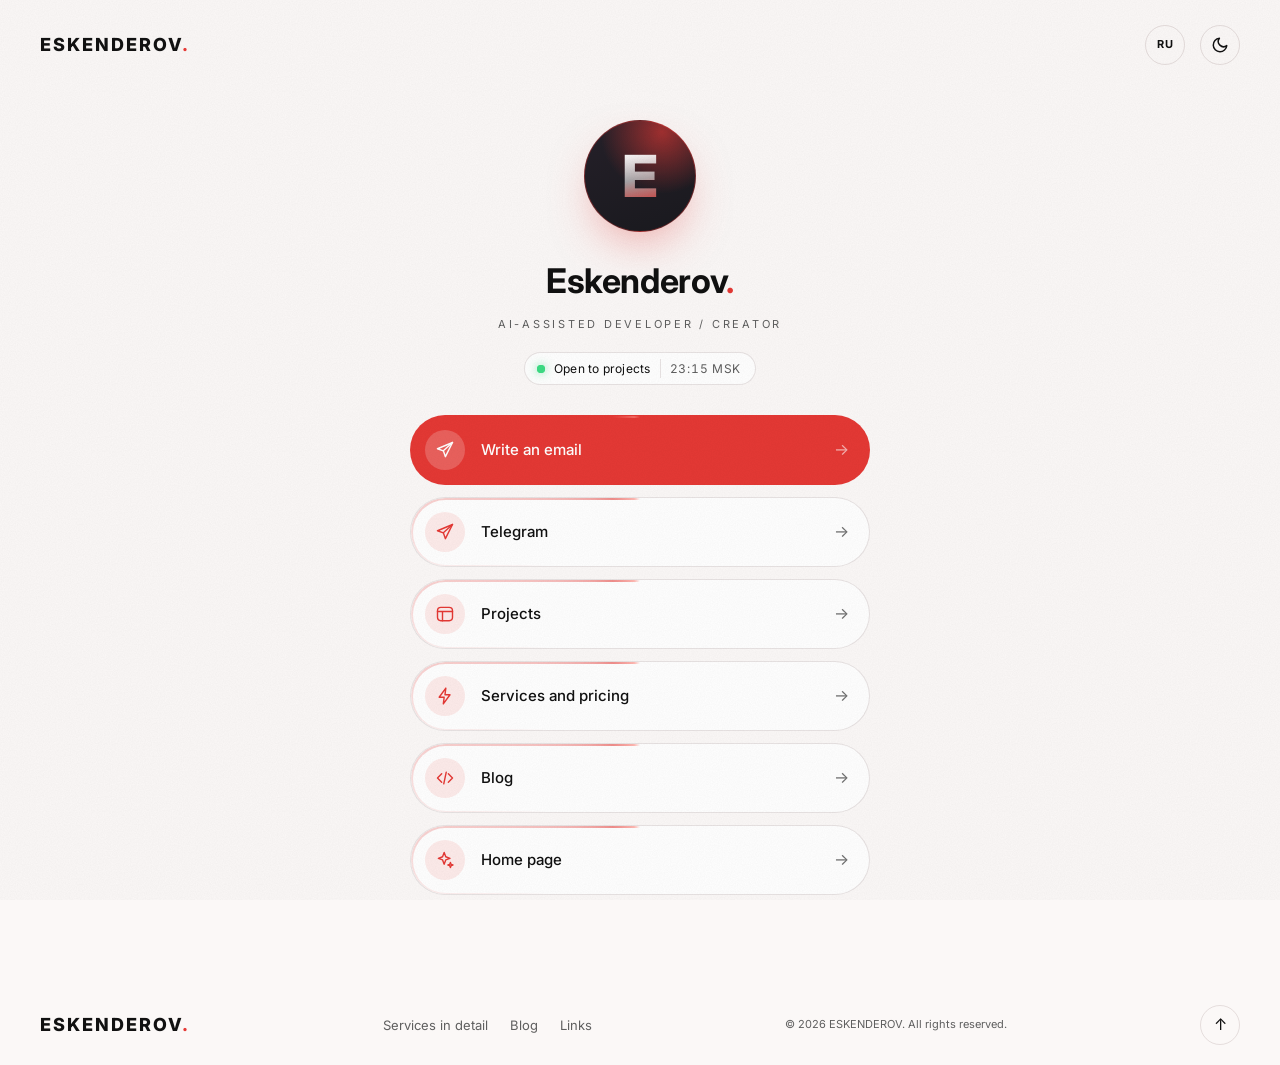
<file: links.html>
<!DOCTYPE html>
<html lang="ru" class="no-loader">
<head>
    <meta charset="UTF-8">
    <meta name="viewport" content="width=device-width, initial-scale=1.0">

    <title>Ссылки — ESKENDEROV</title>
    <meta name="description" content="Все контакты и разделы сайта ESKENDEROV в одном месте: email, Telegram, проекты, услуги и блог.">
    <link rel="icon" href="data:image/svg+xml,%3Csvg xmlns='http://www.w3.org/2000/svg' viewBox='0 0 32 32'%3E%3Crect width='32' height='32' fill='%230a0a0a'/%3E%3Ctext x='16' y='23' font-size='20' font-weight='700' text-anchor='middle' fill='%23f5f5f5' font-family='Arial'%3EE%3C/text%3E%3C/svg%3E">

    <meta property="og:type" content="website">
    <meta property="og:title" content="Ссылки — ESKENDEROV">
    <meta property="og:description" content="Все контакты и разделы сайта ESKENDEROV в одном месте: email, Telegram, проекты, услуги и блог.">
    <meta property="og:image" content="https://eskenderov1969-spec.github.io/Narhoz/og-image.png">
    <meta property="og:url" content="https://eskenderov1969-spec.github.io/Narhoz/links.html">
    <meta property="og:locale" content="ru_RU">
    <meta property="og:site_name" content="ESKENDEROV">
    <meta name="twitter:card" content="summary_large_image">
    <meta name="twitter:title" content="Ссылки — ESKENDEROV">
    <meta name="twitter:description" content="Все контакты и разделы сайта ESKENDEROV в одном месте: email, Telegram, проекты, услуги и блог.">
    <meta name="twitter:image" content="https://eskenderov1969-spec.github.io/Narhoz/og-image.png">
    <link rel="canonical" href="https://eskenderov1969-spec.github.io/Narhoz/links.html">
    <meta name="robots" content="index, follow">
    <meta name="author" content="ESKENDEROV">
    <meta name="theme-color" content="#141416">

    <script>
        /* Тема: сохранённый выбор, иначе — системная настройка устройства */
        (function () {
            var theme = null;
            try { theme = localStorage.getItem("theme"); } catch (e) {}
            if (theme !== "light" && theme !== "dark") {
                theme = window.matchMedia &&
                    window.matchMedia("(prefers-color-scheme: light)").matches
                    ? "light" : "dark";
            }
            document.documentElement.setAttribute("data-theme", theme);
            var meta = document.querySelector('meta[name="theme-color"]');
            if (meta) meta.setAttribute("content", theme === "light" ? "#fbf8f7" : "#141416");
        })();
    </script>
    <noscript><style>.reveal{opacity:1!important;transform:none!important}.word{opacity:1!important;transform:none!important;filter:none!important}</style></noscript>

    <link rel="preconnect" href="https://fonts.googleapis.com">
    <link rel="preconnect" href="https://fonts.gstatic.com" crossorigin>
    <link href="https://fonts.googleapis.com/css2?family=Inter:wght@300;400;500;600;700;800&display=swap" rel="stylesheet">

    <link rel="stylesheet" href="style.css">
</head>

<body>

    <a class="skip-link" href="#main">Перейти к содержимому</a>

    <!-- SVG-спрайт иконок -->
    <svg width="0" height="0" style="position:absolute" aria-hidden="true" focusable="false">
        <defs>
            <symbol id="i-ai" viewBox="0 0 24 24"><path d="M11 3l1.9 5.1L18 10l-5.1 1.9L11 17l-1.9-5.1L4 10l5.1-1.9z"/><path d="M18.5 15l.8 2.2 2.2.8-2.2.8-.8 2.2-.8-2.2-2.2-.8 2.2-.8z"/></symbol>
            <symbol id="i-html" viewBox="0 0 24 24"><path d="M8 7l-5 5 5 5M16 7l5 5-5 5M13.5 5l-3 14"/></symbol>
            <symbol id="i-css" viewBox="0 0 24 24"><path d="M8 4c-2 0-3 1-3 3v2c0 1.2-.8 2-2 3 1.2 1 2 1.8 2 3v2c0 2 1 3 3 3M16 4c2 0 3 1 3 3v2c0 1.2.8 2 2 3-1.2 1-2 1.8-2 3v2c0 2-1 3-3 3"/></symbol>
            <symbol id="i-js" viewBox="0 0 24 24"><rect x="3" y="3" width="18" height="18" rx="5.5"/><text x="12" y="15.8" text-anchor="middle" font-size="9.5" font-weight="800" fill="currentColor" stroke="none" font-family="Inter,system-ui,sans-serif">JS</text></symbol>
            <symbol id="i-py" viewBox="0 0 24 24"><rect x="3" y="3" width="18" height="18" rx="5.5"/><text x="12" y="15.8" text-anchor="middle" font-size="9.5" font-weight="800" fill="currentColor" stroke="none" font-family="Inter,system-ui,sans-serif">Py</text></symbol>
            <symbol id="i-cpp" viewBox="0 0 24 24"><rect x="3" y="3" width="18" height="18" rx="5.5"/><text x="12" y="15.6" text-anchor="middle" font-size="8" font-weight="800" fill="currentColor" stroke="none" font-family="Inter,system-ui,sans-serif">C++</text></symbol>
            <symbol id="i-cs" viewBox="0 0 24 24"><rect x="3" y="3" width="18" height="18" rx="5.5"/><text x="12" y="15.8" text-anchor="middle" font-size="9.5" font-weight="800" fill="currentColor" stroke="none" font-family="Inter,system-ui,sans-serif">C#</text></symbol>
            <symbol id="i-ux" viewBox="0 0 24 24"><rect x="3" y="4" width="18" height="16" rx="4"/><path d="M3 9h18M9 9v11"/></symbol>
            <symbol id="i-auto" viewBox="0 0 24 24"><path d="M13 2.5L5 13.5h6l-1 8 8-11h-6z"/></symbol>
            <symbol id="i-copy" viewBox="0 0 24 24"><rect x="9" y="9" width="11" height="11" rx="3"/><path d="M5 15V7a3 3 0 0 1 3-3h8"/></symbol>
            <symbol id="i-check" viewBox="0 0 24 24"><path d="M5 12.5l4.5 4.5L19 7.5"/></symbol>
            <symbol id="i-send" viewBox="0 0 24 24"><path d="M21 3L3 10.5l7 2.5 2.5 7z"/><path d="M10 13L21 3"/></symbol>
        </defs>
    </svg>

    <div class="scroll-progress" id="scrollProgress" aria-hidden="true"></div>
    <div class="cursor-glow" id="cursorGlow" aria-hidden="true"></div>

    <header class="header" id="header">
        <div class="container header-container">
            <a href="index.html" class="logo">
                ESKENDEROV<span>.</span>
            </a>
            <div class="header-actions">

                <button class="theme-toggle lang-toggle" id="langToggle" type="button" aria-label="Сменить язык">EN</button>

                <button class="theme-toggle" id="themeToggle" type="button" aria-label="Переключить тему">
                    <svg class="icon-sun" viewBox="0 0 24 24" fill="none" stroke="currentColor" stroke-width="2" stroke-linecap="round" stroke-linejoin="round" aria-hidden="true">
                        <circle cx="12" cy="12" r="4"></circle>
                        <path d="M12 2v2M12 20v2M4.93 4.93l1.41 1.41M17.66 17.66l1.41 1.41M2 12h2M20 12h2M4.93 19.07l1.41-1.41M17.66 6.34l1.41-1.41"></path>
                    </svg>
                    <svg class="icon-moon" viewBox="0 0 24 24" fill="none" stroke="currentColor" stroke-width="2" stroke-linecap="round" stroke-linejoin="round" aria-hidden="true">
                        <path d="M21 12.8A9 9 0 1 1 11.2 3a7 7 0 0 0 9.8 9.8z"></path>
                    </svg>
                </button>

                <button class="menu-button" id="menuButton" aria-label="Открыть меню" hidden>
                    <span></span>
                    <span></span>
                    <span></span>
                </button>

            </div>
        </div>
    </header>

    <main id="main">

        <section class="links-page">

            <div class="links-card">

                <div class="links-avatar" aria-hidden="true"><span>E</span></div>

                <h1>Эскендеров<span>.</span></h1>
                <p class="links-role">AI-ASSISTED DEVELOPER / CREATOR</p>

                <a href="mailto:eskenderov.2006@mail.ru" class="status" data-status="open" data-tz="Europe/Moscow" data-tz-label="MSK">
                    <span class="status-dot" aria-hidden="true"></span>
                    <span class="status-text">Открыт к проектам</span>
                    <time class="status-time" aria-label="Local time"></time>
                </a>

                <div class="links-list">
                    <a class="link-btn primary" href="mailto:eskenderov.2006@mail.ru">
                        <span class="link-ico"><svg class="ico" aria-hidden="true"><use href="#i-send"></use></svg></span>
                        <span class="link-label">Написать на email</span>
                        <i>→</i>
                    </a>
                    <a class="link-btn" href="https://t.me/Essskenderovvv" target="_blank" rel="noopener">
                        <span class="link-ico"><svg class="ico" aria-hidden="true"><use href="#i-send"></use></svg></span>
                        <span class="link-label">Telegram</span>
                        <i>→</i>
                    </a>
                    <a class="link-btn" href="index.html#projects">
                        <span class="link-ico"><svg class="ico" aria-hidden="true"><use href="#i-ux"></use></svg></span>
                        <span class="link-label">Проекты</span>
                        <i>→</i>
                    </a>
                    <a class="link-btn" href="services.html">
                        <span class="link-ico"><svg class="ico" aria-hidden="true"><use href="#i-auto"></use></svg></span>
                        <span class="link-label">Услуги и цены</span>
                        <i>→</i>
                    </a>
                    <a class="link-btn" href="blog.html">
                        <span class="link-ico"><svg class="ico" aria-hidden="true"><use href="#i-html"></use></svg></span>
                        <span class="link-label">Блог</span>
                        <i>→</i>
                    </a>
                    <a class="link-btn" href="index.html">
                        <span class="link-ico"><svg class="ico" aria-hidden="true"><use href="#i-ai"></use></svg></span>
                        <span class="link-label">Главная страница</span>
                        <i>→</i>
                    </a>
                </div>

            </div>

        </section>

    </main>

    <footer class="footer">

        <div class="container footer-container">

            <a href="index.html" class="logo">
                ESKENDEROV<span>.</span>
            </a>


            <nav class="footer-links" aria-label="Pages">
                <a href="services.html">Услуги подробно</a>
                <a href="blog.html">Блог</a>
                <a href="links.html">Ссылки</a>
            </nav>

            <p>
                © <span id="year"></span> ESKENDEROV. All rights reserved.
            </p>

            <a href="#main" class="back-top">↑</a>

        </div>

    </footer>

    <div class="toast" id="toast" role="status" aria-live="polite"></div>

    <script src="script.js"></script>

</body>
</html>
</file>
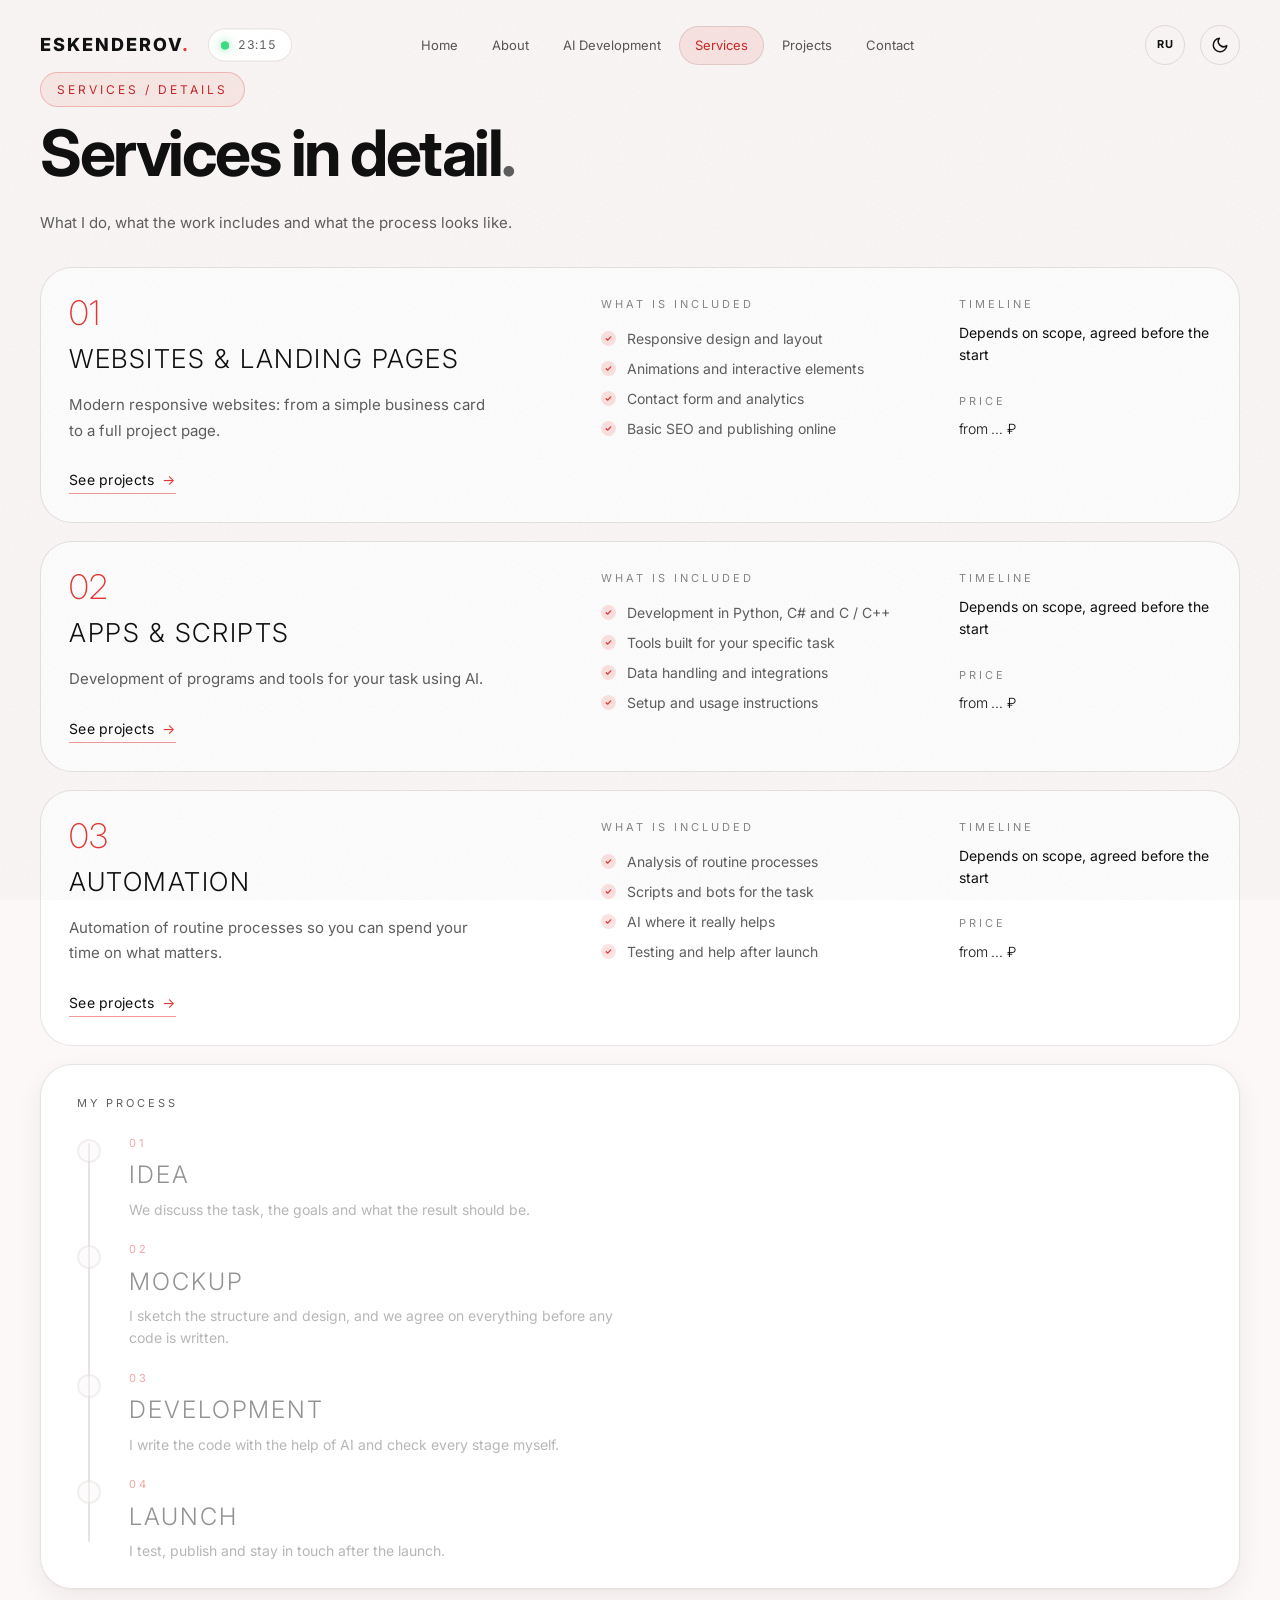
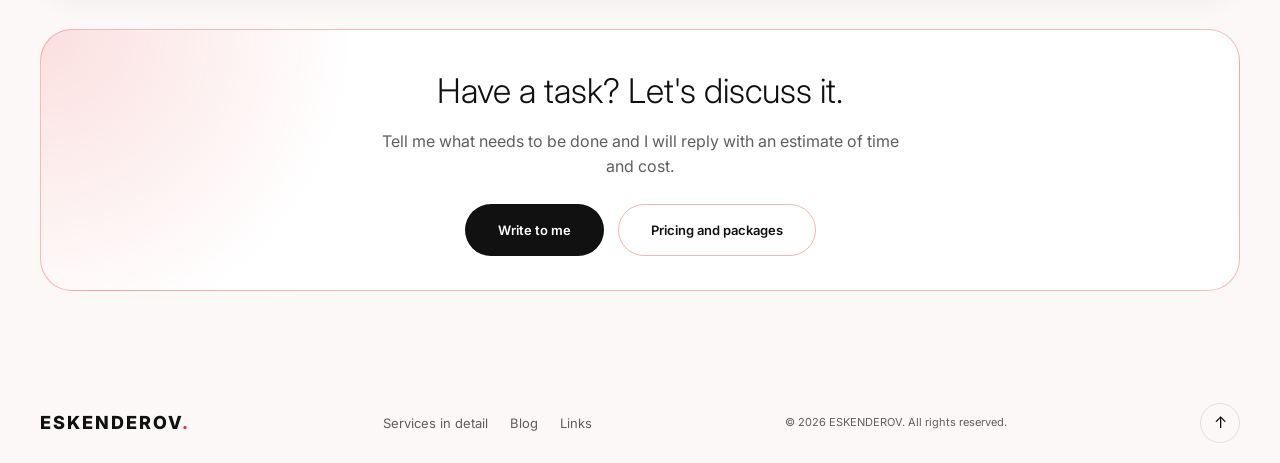
<file: services.html>
<!DOCTYPE html>
<html lang="ru" class="no-loader">
<head>
    <meta charset="UTF-8">
    <meta name="viewport" content="width=device-width, initial-scale=1.0">

    <title>Услуги — ESKENDEROV</title>
    <meta name="description" content="Услуги разработчика: сайты и лендинги, приложения и скрипты, автоматизация с использованием ИИ. Что входит, сроки и процесс работы.">
    <link rel="icon" href="data:image/svg+xml,%3Csvg xmlns='http://www.w3.org/2000/svg' viewBox='0 0 32 32'%3E%3Crect width='32' height='32' fill='%230a0a0a'/%3E%3Ctext x='16' y='23' font-size='20' font-weight='700' text-anchor='middle' fill='%23f5f5f5' font-family='Arial'%3EE%3C/text%3E%3C/svg%3E">

    <meta property="og:type" content="website">
    <meta property="og:title" content="Услуги — ESKENDEROV">
    <meta property="og:description" content="Услуги разработчика: сайты и лендинги, приложения и скрипты, автоматизация с использованием ИИ. Что входит, сроки и процесс работы.">
    <meta property="og:image" content="https://eskenderov1969-spec.github.io/Narhoz/og-image.png">
    <meta property="og:url" content="https://eskenderov1969-spec.github.io/Narhoz/services.html">
    <meta property="og:locale" content="ru_RU">
    <meta property="og:site_name" content="ESKENDEROV">
    <meta name="twitter:card" content="summary_large_image">
    <meta name="twitter:title" content="Услуги — ESKENDEROV">
    <meta name="twitter:description" content="Услуги разработчика: сайты и лендинги, приложения и скрипты, автоматизация с использованием ИИ. Что входит, сроки и процесс работы.">
    <meta name="twitter:image" content="https://eskenderov1969-spec.github.io/Narhoz/og-image.png">
    <link rel="canonical" href="https://eskenderov1969-spec.github.io/Narhoz/services.html">
    <meta name="robots" content="index, follow">
    <meta name="author" content="ESKENDEROV">
    <meta name="theme-color" content="#141416">

    <script>
        /* Тема: сохранённый выбор, иначе — системная настройка устройства */
        (function () {
            var theme = null;
            try { theme = localStorage.getItem("theme"); } catch (e) {}
            if (theme !== "light" && theme !== "dark") {
                theme = window.matchMedia &&
                    window.matchMedia("(prefers-color-scheme: light)").matches
                    ? "light" : "dark";
            }
            document.documentElement.setAttribute("data-theme", theme);
            var meta = document.querySelector('meta[name="theme-color"]');
            if (meta) meta.setAttribute("content", theme === "light" ? "#fbf8f7" : "#141416");
        })();
    </script>
    <noscript><style>.reveal{opacity:1!important;transform:none!important}.word{opacity:1!important;transform:none!important;filter:none!important}</style></noscript>

    <link rel="preconnect" href="https://fonts.googleapis.com">
    <link rel="preconnect" href="https://fonts.gstatic.com" crossorigin>
    <link href="https://fonts.googleapis.com/css2?family=Inter:wght@300;400;500;600;700;800&display=swap" rel="stylesheet">

    <link rel="stylesheet" href="style.css">
</head>

<body>

    <a class="skip-link" href="#main">Перейти к содержимому</a>

    <!-- SVG-спрайт иконок -->
    <svg width="0" height="0" style="position:absolute" aria-hidden="true" focusable="false">
        <defs>
            <symbol id="i-ai" viewBox="0 0 24 24"><path d="M11 3l1.9 5.1L18 10l-5.1 1.9L11 17l-1.9-5.1L4 10l5.1-1.9z"/><path d="M18.5 15l.8 2.2 2.2.8-2.2.8-.8 2.2-.8-2.2-2.2-.8 2.2-.8z"/></symbol>
            <symbol id="i-html" viewBox="0 0 24 24"><path d="M8 7l-5 5 5 5M16 7l5 5-5 5M13.5 5l-3 14"/></symbol>
            <symbol id="i-css" viewBox="0 0 24 24"><path d="M8 4c-2 0-3 1-3 3v2c0 1.2-.8 2-2 3 1.2 1 2 1.8 2 3v2c0 2 1 3 3 3M16 4c2 0 3 1 3 3v2c0 1.2.8 2 2 3-1.2 1-2 1.8-2 3v2c0 2-1 3-3 3"/></symbol>
            <symbol id="i-js" viewBox="0 0 24 24"><rect x="3" y="3" width="18" height="18" rx="5.5"/><text x="12" y="15.8" text-anchor="middle" font-size="9.5" font-weight="800" fill="currentColor" stroke="none" font-family="Inter,system-ui,sans-serif">JS</text></symbol>
            <symbol id="i-py" viewBox="0 0 24 24"><rect x="3" y="3" width="18" height="18" rx="5.5"/><text x="12" y="15.8" text-anchor="middle" font-size="9.5" font-weight="800" fill="currentColor" stroke="none" font-family="Inter,system-ui,sans-serif">Py</text></symbol>
            <symbol id="i-cpp" viewBox="0 0 24 24"><rect x="3" y="3" width="18" height="18" rx="5.5"/><text x="12" y="15.6" text-anchor="middle" font-size="8" font-weight="800" fill="currentColor" stroke="none" font-family="Inter,system-ui,sans-serif">C++</text></symbol>
            <symbol id="i-cs" viewBox="0 0 24 24"><rect x="3" y="3" width="18" height="18" rx="5.5"/><text x="12" y="15.8" text-anchor="middle" font-size="9.5" font-weight="800" fill="currentColor" stroke="none" font-family="Inter,system-ui,sans-serif">C#</text></symbol>
            <symbol id="i-ux" viewBox="0 0 24 24"><rect x="3" y="4" width="18" height="16" rx="4"/><path d="M3 9h18M9 9v11"/></symbol>
            <symbol id="i-auto" viewBox="0 0 24 24"><path d="M13 2.5L5 13.5h6l-1 8 8-11h-6z"/></symbol>
            <symbol id="i-copy" viewBox="0 0 24 24"><rect x="9" y="9" width="11" height="11" rx="3"/><path d="M5 15V7a3 3 0 0 1 3-3h8"/></symbol>
            <symbol id="i-check" viewBox="0 0 24 24"><path d="M5 12.5l4.5 4.5L19 7.5"/></symbol>
            <symbol id="i-send" viewBox="0 0 24 24"><path d="M21 3L3 10.5l7 2.5 2.5 7z"/><path d="M10 13L21 3"/></symbol>
        </defs>
    </svg>

    <div class="scroll-progress" id="scrollProgress" aria-hidden="true"></div>
    <div class="cursor-glow" id="cursorGlow" aria-hidden="true"></div>

    <header class="header" id="header">
        <div class="container header-container">

            <div class="brand">
                <a href="index.html" class="logo">
                    ESKENDEROV<span>.</span>
                </a>
                <a href="index.html#contact" class="status status-header" data-status="open" data-tz="Europe/Moscow" data-tz-label="MSK">
                    <span class="status-dot" aria-hidden="true"></span>
                    <span class="status-text">Открыт к проектам</span>
                    <time class="status-time" aria-label="Местное время"></time>
                </a>
            </div>

            <nav class="nav" id="nav">
                <span class="nav-pill" id="navPill" aria-hidden="true"></span>
                <a href="index.html#home" class="nav-link">Главная</a>
                <a href="index.html#about" class="nav-link">Обо мне</a>
                <a href="index.html#ai-development" class="nav-link">AI Development</a>
                <a href="index.html#services" class="nav-link active">Услуги</a>
                <a href="index.html#projects" class="nav-link">Проекты</a>
                <a href="index.html#contact" class="nav-link">Контакты</a>
            </nav>

            <div class="header-actions">

                <button class="theme-toggle lang-toggle" id="langToggle" type="button" aria-label="Сменить язык">EN</button>

                <button class="theme-toggle" id="themeToggle" type="button" aria-label="Переключить тему">
                    <svg class="icon-sun" viewBox="0 0 24 24" fill="none" stroke="currentColor" stroke-width="2" stroke-linecap="round" stroke-linejoin="round" aria-hidden="true">
                        <circle cx="12" cy="12" r="4"></circle>
                        <path d="M12 2v2M12 20v2M4.93 4.93l1.41 1.41M17.66 17.66l1.41 1.41M2 12h2M20 12h2M4.93 19.07l1.41-1.41M17.66 6.34l1.41-1.41"></path>
                    </svg>
                    <svg class="icon-moon" viewBox="0 0 24 24" fill="none" stroke="currentColor" stroke-width="2" stroke-linecap="round" stroke-linejoin="round" aria-hidden="true">
                        <path d="M21 12.8A9 9 0 1 1 11.2 3a7 7 0 0 0 9.8 9.8z"></path>
                    </svg>
                </button>

                <button class="menu-button" id="menuButton" aria-label="Открыть меню">
                    <span></span>
                    <span></span>
                    <span></span>
                </button>

            </div>

        </div>
    </header>

    <main id="main">

        <section class="section page-top">

            <div class="container">

                <div class="section-heading reveal">
                    <span class="section-number">SERVICES / DETAILS</span>
                    <h2>Услуги подробно<span>.</span></h2>
                </div>

                <p class="lead-text reveal">Что я делаю, что входит в работу и как выглядит процесс.</p>

                <!-- Срок и цену («от … ₽») в карточках замените на свои -->
                <div class="svc-list">

                <article class="svc-card reveal">
                    <div class="svc-main">
                        <span class="svc-num">01</span>
                        <h3>САЙТЫ И ЛЕНДИНГИ</h3>
                        <p>Современные адаптивные сайты: от визитки до полноценной страницы проекта.</p>
                        <a class="more-link" href="index.html#projects">Смотреть проекты <i>→</i></a>
                    </div>
                    <div class="svc-side">
                        <div class="svc-col">
                            <div class="svc-label">Что входит</div>
                            <ul class="price-list">
                                <li>Адаптивный дизайн и вёрстка</li>
                                <li>Анимации и интерактивные элементы</li>
                                <li>Форма обратной связи и аналитика</li>
                                <li>Базовое SEO и публикация в сети</li>
                            </ul>
                        </div>
                        <div class="svc-col svc-facts">
                            <div>
                                <div class="svc-label">Срок</div>
                                <p>Зависит от объёма, обсуждаем до старта</p>
                            </div>
                            <div>
                                <div class="svc-label">Стоимость</div>
                                <p class="svc-price">от … ₽</p>
                            </div>
                        </div>
                    </div>
                </article>

                <article class="svc-card reveal">
                    <div class="svc-main">
                        <span class="svc-num">02</span>
                        <h3>ПРИЛОЖЕНИЯ И СКРИПТЫ</h3>
                        <p>Разработка программ и инструментов под вашу задачу с использованием ИИ.</p>
                        <a class="more-link" href="index.html#projects">Смотреть проекты <i>→</i></a>
                    </div>
                    <div class="svc-side">
                        <div class="svc-col">
                            <div class="svc-label">Что входит</div>
                            <ul class="price-list">
                                <li>Разработка на Python, C# и C / C++</li>
                                <li>Инструменты под вашу конкретную задачу</li>
                                <li>Работа с данными и интеграции</li>
                                <li>Инструкция по запуску и использованию</li>
                            </ul>
                        </div>
                        <div class="svc-col svc-facts">
                            <div>
                                <div class="svc-label">Срок</div>
                                <p>Зависит от объёма, обсуждаем до старта</p>
                            </div>
                            <div>
                                <div class="svc-label">Стоимость</div>
                                <p class="svc-price">от … ₽</p>
                            </div>
                        </div>
                    </div>
                </article>

                <article class="svc-card reveal">
                    <div class="svc-main">
                        <span class="svc-num">03</span>
                        <h3>АВТОМАТИЗАЦИЯ</h3>
                        <p>Автоматизация рутинных процессов, чтобы вы тратили время на главное.</p>
                        <a class="more-link" href="index.html#projects">Смотреть проекты <i>→</i></a>
                    </div>
                    <div class="svc-side">
                        <div class="svc-col">
                            <div class="svc-label">Что входит</div>
                            <ul class="price-list">
                                <li>Разбор рутинных процессов</li>
                                <li>Скрипты и боты под задачу</li>
                                <li>ИИ там, где он действительно помогает</li>
                                <li>Тестирование и помощь после запуска</li>
                            </ul>
                        </div>
                        <div class="svc-col svc-facts">
                            <div>
                                <div class="svc-label">Срок</div>
                                <p>Зависит от объёма, обсуждаем до старта</p>
                            </div>
                            <div>
                                <div class="svc-label">Стоимость</div>
                                <p class="svc-price">от … ₽</p>
                            </div>
                        </div>
                    </div>
                </article>

                </div>

                <div class="ai-bottom process reveal">
                    <span class="process-title">MY PROCESS</span>
                    <ol class="process-list">

                        <li class="process-step">
                            <span class="process-dot" aria-hidden="true"></span>
                            <div class="process-body">
                                <small>01</small>
                                <h3>IDEA</h3>
                                <p>Обсуждаем задачу, цели и то, что должно получиться в итоге.</p>
                            </div>
                        </li>

                        <li class="process-step">
                            <span class="process-dot" aria-hidden="true"></span>
                            <div class="process-body">
                                <small>02</small>
                                <h3>MOCKUP</h3>
                                <p>Набрасываю структуру и дизайн, согласуем всё до написания кода.</p>
                            </div>
                        </li>

                        <li class="process-step">
                            <span class="process-dot" aria-hidden="true"></span>
                            <div class="process-body">
                                <small>03</small>
                                <h3>DEVELOPMENT</h3>
                                <p>Пишу код с помощью ИИ и сам проверяю каждый этап.</p>
                            </div>
                        </li>

                        <li class="process-step">
                            <span class="process-dot" aria-hidden="true"></span>
                            <div class="process-body">
                                <small>04</small>
                                <h3>LAUNCH</h3>
                                <p>Тестирую, публикую и остаюсь на связи после запуска.</p>
                            </div>
                        </li>

                    </ol>
                </div>

                <div class="cta-box reveal">
                    <h3>Есть задача? Давайте обсудим.</h3>
                    <p>Расскажите, что нужно сделать, и я отвечу с оценкой сроков и стоимости.</p>
                    <div class="cta-buttons">
                        <a href="index.html#contact" class="button button-primary">Написать мне</a>
                        <a href="index.html#pricing" class="button button-secondary">Цены и пакеты</a>
                    </div>
                </div>

            </div>

        </section>

    </main>

    <footer class="footer">

        <div class="container footer-container">

            <a href="index.html" class="logo">
                ESKENDEROV<span>.</span>
            </a>


            <nav class="footer-links" aria-label="Pages">
                <a href="services.html">Услуги подробно</a>
                <a href="blog.html">Блог</a>
                <a href="links.html">Ссылки</a>
            </nav>

            <p>
                © <span id="year"></span> ESKENDEROV. All rights reserved.
            </p>

            <a href="#main" class="back-top">↑</a>

        </div>

    </footer>

    <div class="toast" id="toast" role="status" aria-live="polite"></div>

    <script src="script.js"></script>

</body>
</html>
</file>
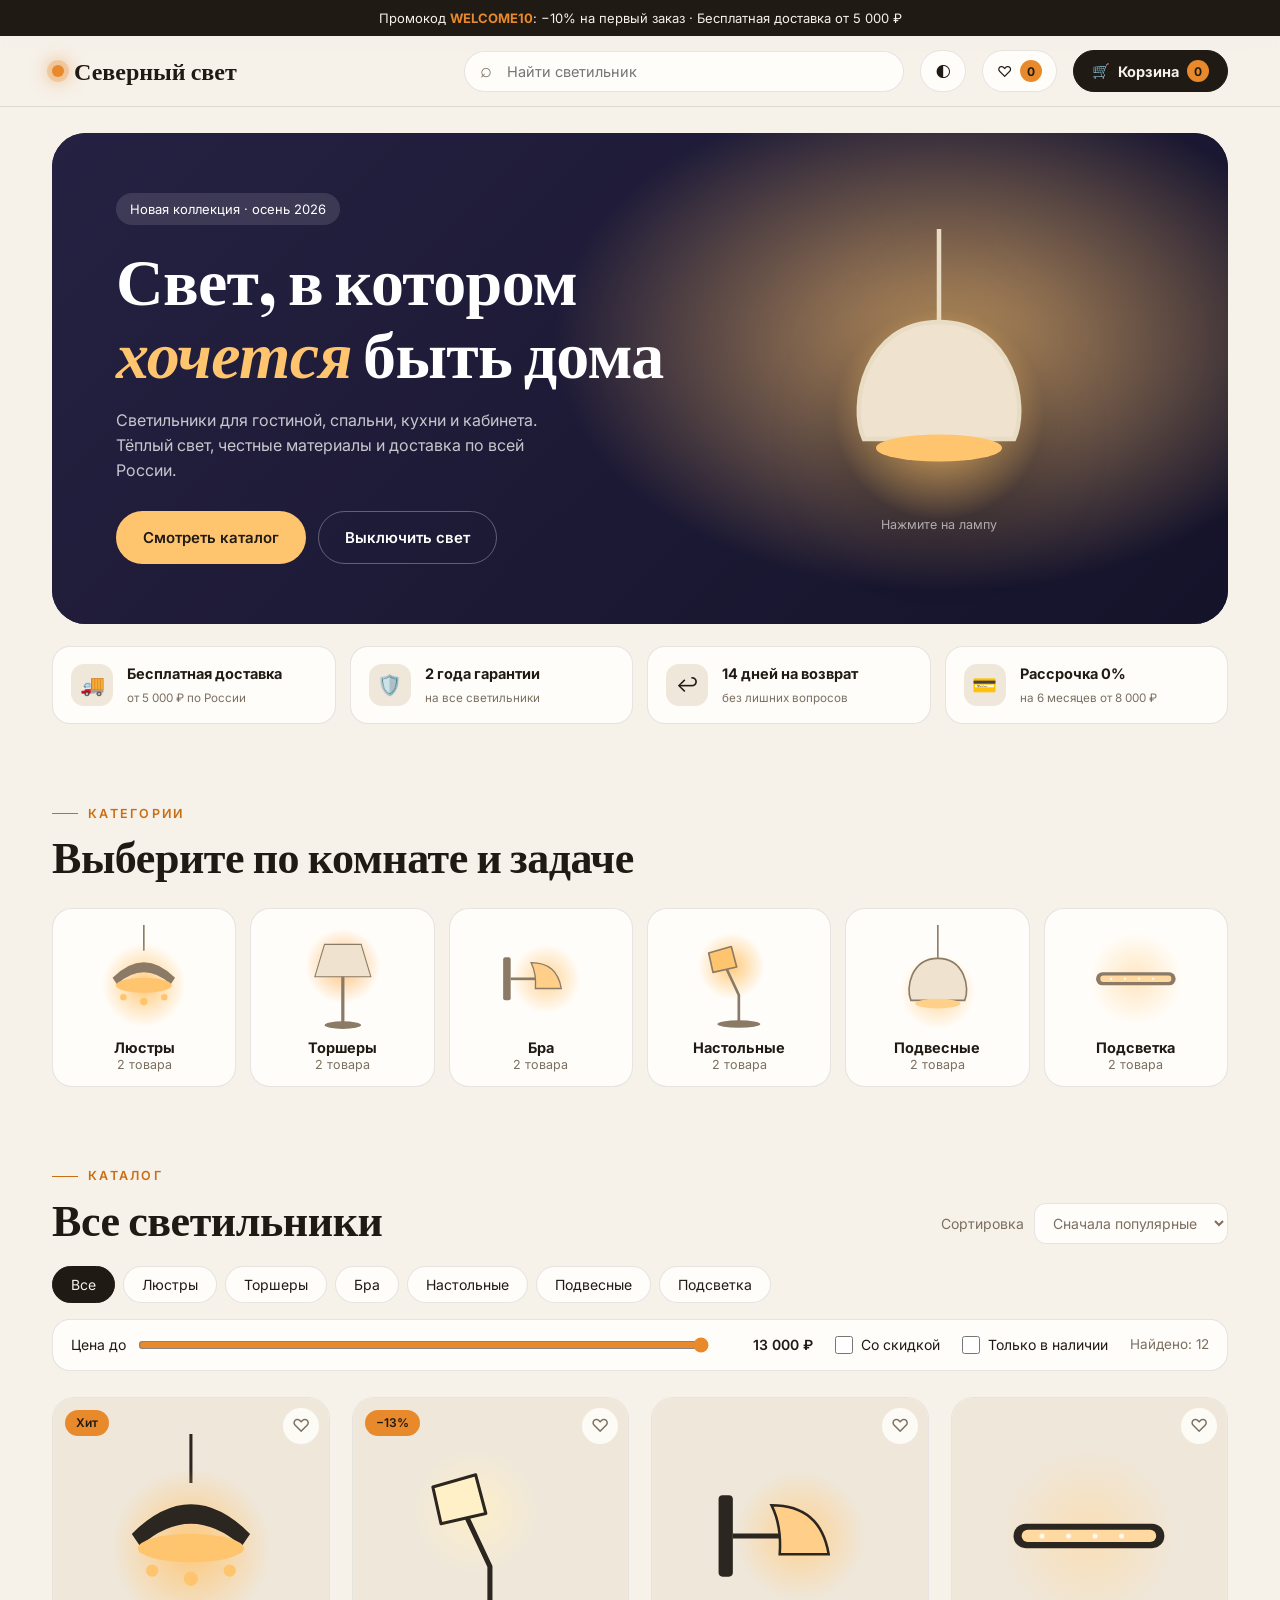
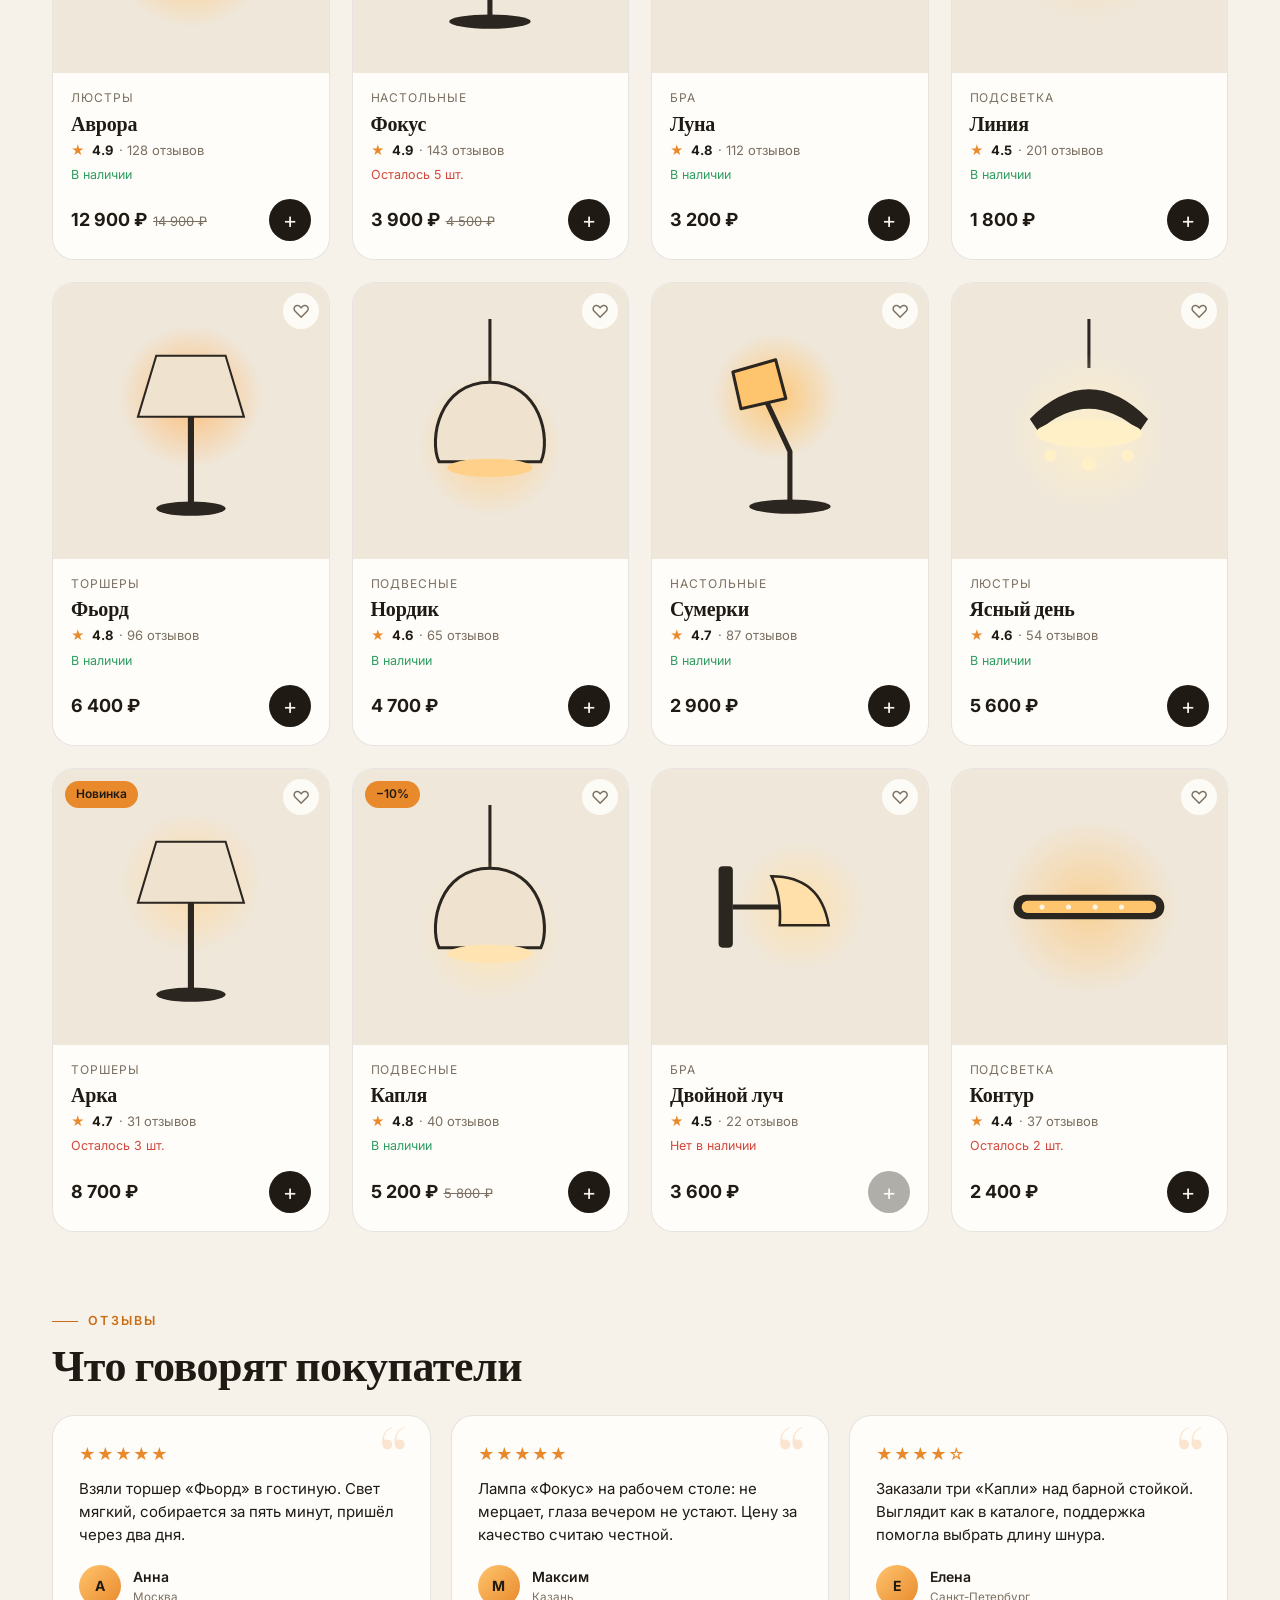
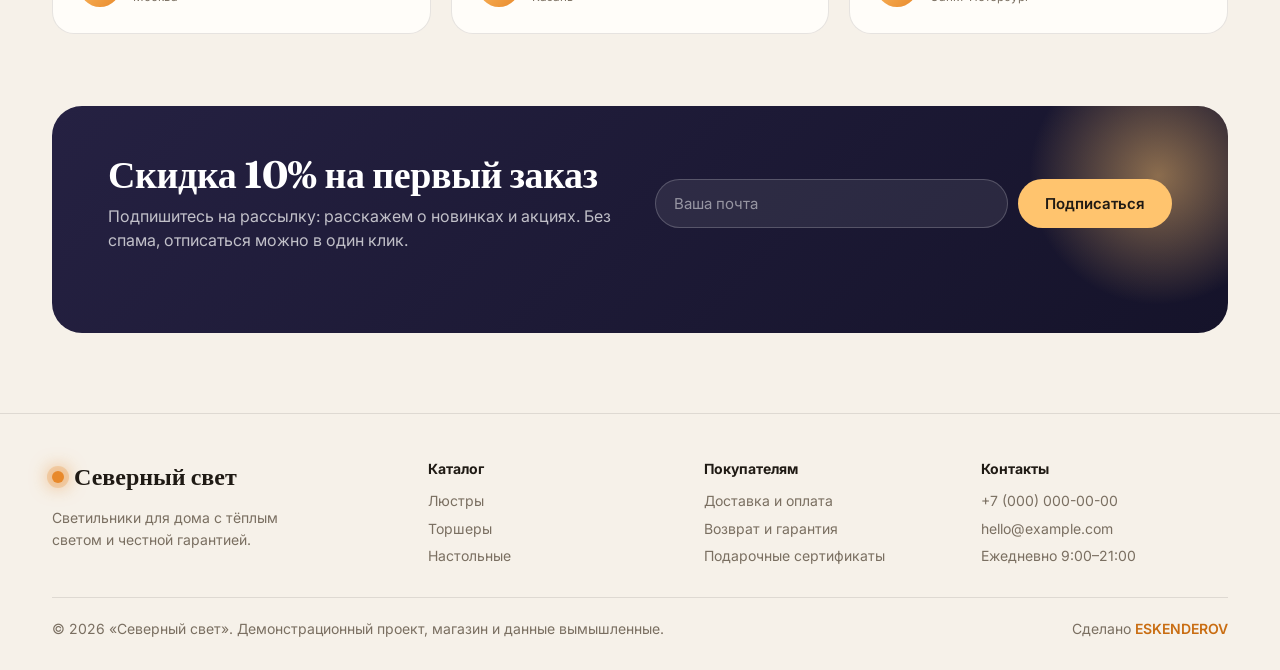
<file: shop-demo.html>
<!DOCTYPE html>
<html lang="ru" data-theme="light">
<head>
<meta charset="UTF-8">
<meta name="viewport" content="width=device-width, initial-scale=1.0">
<title>Северный свет — интернет-магазин светильников</title>
<meta name="description" content="Демо интернет-магазина светильников: каталог с поиском и фильтрами, карточка товара с выбором отделки, корзина с промокодом, доставка и оплата, оформление заказа.">
<meta name="theme-color" content="#f6f1e9">
<link rel="icon" href="data:image/svg+xml,%3Csvg xmlns='http://www.w3.org/2000/svg' viewBox='0 0 32 32'%3E%3Ccircle cx='16' cy='16' r='9' fill='%23e8892b'/%3E%3C/svg%3E">
<meta property="og:title" content="Северный свет — интернет-магазин светильников">
<meta property="og:description" content="Демо-магазин: каталог, фильтры, корзина, промокоды, доставка и оформление заказа.">
<meta property="og:type" content="website">
<meta property="og:locale" content="ru_RU">
<meta property="og:image" content="https://eskenderov1969-spec.github.io/Narhoz/og-shop.png">
<meta property="og:image:width" content="1200">
<meta property="og:image:height" content="630">
<meta property="og:url" content="https://eskenderov1969-spec.github.io/Narhoz/shop-demo.html">
<meta name="twitter:card" content="summary_large_image">
<link rel="canonical" href="https://eskenderov1969-spec.github.io/Narhoz/shop-demo.html">
<link rel="preconnect" href="https://fonts.googleapis.com">
<link rel="preconnect" href="https://fonts.gstatic.com" crossorigin>
<link href="https://fonts.googleapis.com/css2?family=Inter:wght@400;500;600;700&family=Fraunces:opsz,wght@9..144,600;9..144,700&display=swap" rel="stylesheet">
<style>
:root{
  --bg:#f6f1e9; --paper:#fffdf9; --soft:#efe7da; --ink:#1f1a14; --muted:#7a6f61; --line:rgba(31,26,20,.11);
  --accent:#e8892b; --accent-d:#c96d12; --ok:#2f9d62; --err:#d2473b; --radius:22px; --shadow:rgba(60,40,10,.5);
}
[data-theme="dark"]{
  --bg:#14110d; --paper:#1e1a14; --soft:#2a241b; --ink:#f4ece0; --muted:#a79b8a; --line:rgba(255,236,210,.12);
  --accent-d:#f0a04d; --shadow:rgba(0,0,0,.7);
}
[data-theme="dark"] .thumb,[data-theme="dark"] .m-art,[data-theme="dark"] .line .pic{background:#eadfcc}
*{box-sizing:border-box;margin:0;padding:0}
html{scroll-behavior:smooth;scroll-padding-top:84px}
body{background:var(--bg);color:var(--ink);font-family:Inter,system-ui,-apple-system,"Segoe UI",Roboto,sans-serif;line-height:1.55;-webkit-font-smoothing:antialiased;transition:background .4s,color .4s;overflow-x:hidden}
button,input,select,textarea{font-family:inherit;color:inherit}
img,svg{display:block;max-width:100%}
a{color:inherit;text-decoration:none}
h1,h2,h3{font-family:Fraunces,Georgia,serif;line-height:1.1;font-weight:700;letter-spacing:-.01em}
:focus-visible{outline:2px solid var(--accent-d);outline-offset:3px}
.wrap{max-width:1220px;margin:0 auto;padding:0 22px}
.btn{display:inline-flex;align-items:center;justify-content:center;gap:8px;padding:14px 26px;border-radius:999px;border:1px solid transparent;font-weight:600;font-size:15px;cursor:pointer;transition:.25s}
.btn-dark{background:var(--ink);color:var(--bg)}
.btn-dark:hover{background:var(--accent);color:#1f1a14;transform:translateY(-2px)}
.btn-ghost{border-color:var(--line);background:transparent}
.btn-ghost:hover{border-color:var(--ink)}
.eyebrow{display:inline-flex;align-items:center;gap:10px;color:var(--accent-d);font-size:12.5px;letter-spacing:.18em;text-transform:uppercase;font-weight:600;margin-bottom:10px}
.eyebrow::before{content:"";width:26px;height:1px;background:currentColor}
.sec-title{font-size:clamp(28px,4vw,44px)}

/* promo bar */
.topbar{background:var(--ink);color:var(--bg);font-size:13px;text-align:center;padding:8px 14px}
.topbar b{color:var(--accent)}

/* header */
header{position:sticky;top:0;z-index:40;background:color-mix(in srgb,var(--bg) 86%,transparent);backdrop-filter:blur(14px);-webkit-backdrop-filter:blur(14px);border-bottom:1px solid var(--line)}
.bar{display:flex;align-items:center;gap:16px;height:70px}
.logo{font-family:Fraunces,serif;font-size:24px;font-weight:700;display:flex;align-items:center;gap:10px;white-space:nowrap}
.logo i{width:12px;height:12px;border-radius:50%;background:var(--accent);box-shadow:0 0 0 5px rgba(232,137,43,.25),0 0 18px 4px rgba(232,137,43,.6)}
.search{flex:1;max-width:440px;margin-left:auto;position:relative}
.search input{width:100%;padding:11px 16px 11px 42px;border-radius:999px;border:1px solid var(--line);background:var(--paper);font-size:14.5px;transition:.2s}
.search input:focus{outline:none;border-color:var(--accent);box-shadow:0 0 0 4px rgba(232,137,43,.18)}
.search::before{content:"⌕";position:absolute;left:16px;top:50%;transform:translateY(-52%);font-size:20px;color:var(--muted)}
.hbtn{position:relative;display:inline-flex;align-items:center;gap:8px;height:42px;padding:0 14px;border-radius:999px;border:1px solid var(--line);background:var(--paper);cursor:pointer;font-size:15px;transition:.2s}
.hbtn:hover{border-color:var(--ink)}
.cart-btn{background:var(--ink);color:var(--bg);border-color:var(--ink);font-weight:600;font-size:14.5px;padding:0 18px}
.cart-btn:hover{background:var(--accent);color:#1f1a14;border-color:var(--accent)}
.badge-n{min-width:22px;height:22px;border-radius:11px;background:var(--accent);color:#1f1a14;font-size:12px;font-weight:700;display:grid;place-items:center;padding:0 6px}
.badge-n.bump{animation:bump .4s}
@keyframes bump{40%{transform:scale(1.4)}}

/* hero */
.hero{margin:26px auto 0;border-radius:34px;overflow:hidden;background:#15132a;color:#fff;display:grid;grid-template-columns:1.1fr .9fr;align-items:center;gap:20px;padding:60px 56px 60px 64px;position:relative;isolation:isolate}
.hero::before{content:"";position:absolute;inset:0;z-index:-1;background:radial-gradient(560px 360px at 76% 42%,rgba(255,196,110,.7),transparent 70%),linear-gradient(135deg,#252142,#15132a);transition:opacity .6s;opacity:1}
.hero.off::before{opacity:.12}
.hero .tag{display:inline-block;padding:6px 14px;border-radius:999px;background:rgba(255,255,255,.12);font-size:13px;margin-bottom:20px}
.hero h1{font-size:clamp(36px,5.2vw,66px);margin-bottom:18px}
.hero h1 em{font-style:italic;color:#ffc46e;font-weight:600}
.hero p{color:rgba(255,255,255,.75);max-width:460px;margin-bottom:28px}
.hero-cta{display:flex;gap:12px;flex-wrap:wrap}
.hero .btn-dark{background:#ffc46e;color:#1f1a14}
.hero .btn-dark:hover{background:#fff}
.hero .btn-ghost{border-color:rgba(255,255,255,.3);color:#fff}
.hero .btn-ghost:hover{border-color:#ffc46e;color:#ffc46e}
.hero-art{display:grid;place-items:center;position:relative}
.lamp{background:none;border:0;cursor:pointer;width:min(300px,100%);animation:sway 6s ease-in-out infinite;transform-origin:50% 0}
.lamp svg{width:100%;filter:drop-shadow(0 30px 40px rgba(0,0,0,.4))}
.hero.off .lamp .glow{opacity:0}
.lamp .glow{transition:opacity .5s}
.hint{position:absolute;bottom:-6px;font-size:12.5px;color:rgba(255,255,255,.6)}
@keyframes sway{50%{transform:rotate(2.5deg)}}

/* perks */
.perks{display:grid;grid-template-columns:repeat(4,1fr);gap:14px;margin-top:22px}
.perk{display:flex;align-items:center;gap:14px;padding:16px 18px;background:var(--paper);border:1px solid var(--line);border-radius:18px;font-size:14px}
.perk span{width:42px;height:42px;border-radius:13px;background:var(--soft);display:grid;place-items:center;font-size:20px;flex:none}
.perk b{display:block;font-size:14.5px}
.perk small{color:var(--muted)}

/* category tiles */
section{padding:72px 0 0}
.tiles{display:grid;grid-template-columns:repeat(6,1fr);gap:14px;margin-top:26px}
.tile{background:var(--paper);border:1px solid var(--line);border-radius:20px;padding:16px 12px 14px;text-align:center;cursor:pointer;transition:.28s}
.tile:hover{transform:translateY(-6px);border-color:var(--accent);box-shadow:0 22px 38px -26px var(--shadow)}
.tile svg{width:68%;margin:0 auto 6px}
.tile b{display:block;font-size:14.5px}
.tile small{color:var(--muted);font-size:12.5px}

/* toolbar */
.cat-head{display:flex;align-items:end;justify-content:space-between;gap:20px;flex-wrap:wrap;margin-bottom:22px}
.sort{display:flex;align-items:center;gap:10px;font-size:14px;color:var(--muted)}
.sort select{padding:10px 14px;border-radius:12px;border:1px solid var(--line);background:var(--paper);font-size:14px;cursor:pointer}
.chips{display:flex;gap:8px;flex-wrap:wrap;margin-bottom:16px}
.chip{padding:9px 18px;border-radius:999px;border:1px solid var(--line);background:var(--paper);font-size:14px;cursor:pointer;transition:.2s}
.chip:hover{border-color:var(--ink)}
.chip[aria-pressed="true"]{background:var(--ink);color:var(--bg);border-color:var(--ink)}
.filters{display:flex;align-items:center;gap:22px;flex-wrap:wrap;padding:14px 18px;background:var(--paper);border:1px solid var(--line);border-radius:18px;margin-bottom:26px}
.range{display:flex;align-items:center;gap:12px;font-size:14px;flex:1;min-width:240px}
.range input{flex:1;accent-color:var(--accent)}
.range output{min-width:92px;font-weight:600;text-align:right}
.check{display:flex;align-items:center;gap:8px;font-size:14px;cursor:pointer;user-select:none}
.check input{width:18px;height:18px;accent-color:var(--accent);cursor:pointer}
.found{margin-left:auto;font-size:13.5px;color:var(--muted)}
.reset{border:0;background:none;color:var(--accent-d);cursor:pointer;font-size:13.5px;text-decoration:underline}

/* grid */
.grid{display:grid;grid-template-columns:repeat(4,1fr);gap:22px}
.card{background:var(--paper);border:1px solid var(--line);border-radius:var(--radius);overflow:hidden;display:flex;flex-direction:column;transition:.28s;animation:rise .5s both}
@keyframes rise{from{opacity:0;transform:translateY(16px)}}
.card:hover{transform:translateY(-6px);box-shadow:0 26px 44px -26px var(--shadow);border-color:rgba(232,137,43,.55)}
.thumb{position:relative;aspect-ratio:1;background:var(--soft);display:grid;place-items:center;cursor:pointer;overflow:hidden}
.thumb svg{width:74%;transition:.45s}
.card:hover .thumb svg{transform:scale(1.08) rotate(-1.5deg)}
.badge{position:absolute;left:12px;top:12px;padding:4px 11px;border-radius:999px;background:var(--accent);font-size:12px;font-weight:600;color:#1f1a14}
.fav{position:absolute;right:10px;top:10px;width:36px;height:36px;border-radius:50%;border:0;background:color-mix(in srgb,var(--paper) 90%,transparent);cursor:pointer;font-size:18px;transition:.2s;color:var(--muted)}
.fav:hover{transform:scale(1.12)}
.fav[aria-pressed="true"]{color:var(--err)}
.quick{position:absolute;left:12px;right:12px;bottom:12px;padding:10px;border-radius:12px;border:0;background:var(--ink);color:var(--bg);font-weight:600;font-size:13.5px;cursor:pointer;transform:translateY(60px);opacity:0;transition:.3s}
.card:hover .quick,.quick:focus-visible{transform:none;opacity:1}
.info{padding:16px 18px 18px;display:flex;flex-direction:column;gap:5px;flex:1}
.info small{color:var(--muted);font-size:12px;text-transform:uppercase;letter-spacing:.08em}
.info h3{font-size:20px;cursor:pointer}
.rate{display:flex;align-items:center;gap:6px;font-size:13px;color:var(--muted)}
.stars{color:var(--accent);letter-spacing:1px}
.stock{font-size:12.5px;color:var(--ok)}
.stock.low{color:var(--err)}
.row{margin-top:auto;display:flex;align-items:center;justify-content:space-between;padding-top:10px}
.price{font-weight:700;font-size:18px}
.price s{color:var(--muted);font-weight:400;font-size:13px;margin-left:6px}
.add{width:42px;height:42px;border-radius:50%;border:0;background:var(--ink);color:var(--bg);font-size:22px;cursor:pointer;transition:.25s;line-height:1}
.add:hover{background:var(--accent);color:#1f1a14;transform:rotate(90deg)}
.empty{grid-column:1/-1;text-align:center;padding:70px 20px;color:var(--muted)}
.empty b{display:block;font-family:Fraunces,serif;font-size:26px;color:var(--ink);margin-bottom:6px}

/* recent */
.recent{display:none}
.recent.on{display:block}
.rrow{display:flex;gap:14px;margin-top:22px;overflow:auto;padding-bottom:6px}
.rcard{flex:0 0 150px;background:var(--paper);border:1px solid var(--line);border-radius:18px;padding:10px;cursor:pointer;transition:.25s;text-align:center}
.rcard:hover{border-color:var(--accent);transform:translateY(-4px)}
.rcard svg{width:80%;margin:0 auto}
.rcard b{display:block;font-size:14px}
.rcard small{color:var(--muted)}

/* reviews */
.rev-grid{display:grid;grid-template-columns:repeat(3,1fr);gap:20px;margin-top:26px}
.rev{background:var(--paper);border:1px solid var(--line);border-radius:var(--radius);padding:26px;position:relative}
.rev::before{content:"“";position:absolute;right:22px;top:4px;font-family:Fraunces,serif;font-size:90px;color:rgba(232,137,43,.2);line-height:1}
.rev p{margin:10px 0 18px;font-size:15px}
.who{display:flex;align-items:center;gap:12px;font-size:14px;font-weight:600}
.av{width:42px;height:42px;border-radius:50%;background:linear-gradient(135deg,#ffc46e,#e8892b);display:grid;place-items:center;color:#1f1a14;font-weight:700}
.who small{display:block;color:var(--muted);font-weight:400}

/* newsletter */
.news{margin-top:72px;border-radius:30px;background:linear-gradient(135deg,#252142,#15132a);color:#fff;padding:48px 56px;display:grid;grid-template-columns:1fr 1fr;gap:30px;align-items:center;position:relative;overflow:hidden}
.news::after{content:"";position:absolute;right:-60px;top:-60px;width:260px;height:260px;border-radius:50%;background:radial-gradient(circle,rgba(255,196,110,.5),transparent 70%)}
.news h2{font-size:clamp(26px,3.4vw,38px)}
.news p{color:rgba(255,255,255,.72);margin-top:8px}
.news form{display:flex;gap:10px;position:relative;z-index:1}
.news input{flex:1;padding:14px 18px;border-radius:999px;border:1px solid rgba(255,255,255,.2);background:rgba(255,255,255,.08);color:#fff;font-size:15px;min-width:0}
.news input::placeholder{color:rgba(255,255,255,.5)}
.news input:focus{outline:none;border-color:#ffc46e}
.news .btn{background:#ffc46e;color:#1f1a14}
.nmsg{grid-column:2;min-height:20px;font-size:13.5px;position:relative;z-index:1;margin-top:-18px}

/* overlay */
.shade{position:fixed;inset:0;background:rgba(10,8,4,.55);backdrop-filter:blur(4px);z-index:60;opacity:0;pointer-events:none;transition:.3s}
.shade.on{opacity:1;pointer-events:auto}
.drawer{position:fixed;top:0;right:0;bottom:0;width:min(450px,100%);background:var(--paper);z-index:70;display:flex;flex-direction:column;transform:translateX(105%);visibility:hidden;transition:transform .38s cubic-bezier(.2,.8,.2,1),visibility 0s .38s;box-shadow:-30px 0 60px -30px rgba(0,0,0,.45)}
.drawer.on{transform:none;visibility:visible;transition-delay:0s}
.d-head{display:flex;align-items:center;justify-content:space-between;padding:20px 24px;border-bottom:1px solid var(--line)}
.d-head h2{font-size:24px}
.x{width:40px;height:40px;border-radius:50%;border:1px solid var(--line);background:transparent;cursor:pointer;font-size:20px;transition:.2s}
.x:hover{background:var(--ink);color:var(--bg)}
.ship{padding:14px 24px;background:var(--soft);font-size:13.5px}
.ship .track{height:8px;border-radius:4px;background:var(--line);margin-top:8px;overflow:hidden}
.ship .fill{height:100%;border-radius:4px;background:linear-gradient(90deg,#ffc46e,var(--accent));transition:width .5s}
.d-body{flex:1;overflow:auto;padding:4px 24px}
.line{display:grid;grid-template-columns:72px 1fr auto;gap:14px;align-items:center;padding:16px 0;border-bottom:1px solid var(--line)}
.line .pic{width:72px;height:72px;border-radius:14px;background:var(--soft);display:grid;place-items:center}
.line .pic svg{width:80%}
.line h4{font-size:15px;font-weight:600}
.line small{color:var(--muted)}
.qty{display:inline-flex;align-items:center;gap:2px;margin-top:6px;border:1px solid var(--line);border-radius:999px}
.qty button{width:30px;height:30px;border:0;background:transparent;font-size:16px;cursor:pointer;border-radius:50%}
.qty button:hover{background:var(--soft)}
.qty span{min-width:22px;text-align:center;font-size:14px;font-weight:600}
.line .sum{text-align:right;font-weight:700}
.line .rm{display:block;margin-top:8px;border:0;background:none;color:var(--muted);font-size:12.5px;cursor:pointer;text-decoration:underline;margin-left:auto}
.d-foot{padding:18px 24px 24px;border-top:1px solid var(--line);background:var(--soft)}
.promo{display:flex;gap:8px;margin-bottom:6px}
.promo input{flex:1;padding:11px 14px;border-radius:12px;border:1px solid var(--line);background:var(--paper);font-size:14px;text-transform:uppercase}
.promo button{padding:0 16px;border-radius:12px;border:1px solid var(--ink);background:transparent;cursor:pointer;font-weight:600;font-size:14px}
.promo button:hover{background:var(--ink);color:var(--bg)}
.pmsg{font-size:13px;min-height:20px;margin-bottom:8px}
.pmsg.ok{color:var(--ok)}.pmsg.err{color:var(--err)}
.tot{display:flex;justify-content:space-between;font-size:14.5px;color:var(--muted);padding:3px 0}
.tot.big{font-size:20px;font-weight:700;color:var(--ink);padding-top:10px;margin-top:6px;border-top:1px dashed var(--line)}
.d-foot .btn{width:100%;margin-top:12px}
.d-empty{text-align:center;color:var(--muted);padding:80px 10px}
.d-empty b{display:block;font-family:Fraunces,serif;font-size:24px;color:var(--ink);margin-bottom:6px}

/* modal */
.modal,.co{position:fixed;inset:0;z-index:80;display:grid;place-items:center;padding:20px;pointer-events:none;opacity:0;visibility:hidden;transition:opacity .3s,visibility 0s .3s}
.co{z-index:90}
.modal.on,.co.on{opacity:1;pointer-events:auto;visibility:visible;transition-delay:0s}
.m-box{position:relative;width:min(940px,100%);max-height:92vh;overflow:auto;background:var(--paper);border-radius:28px;display:grid;grid-template-columns:1fr 1fr;transform:translateY(20px) scale(.97);transition:.35s}
.modal.on .m-box,.co.on .co-box{transform:none}
.m-art{background:var(--soft);display:grid;place-items:center;padding:30px;min-height:360px}
.m-art svg{width:84%;transition:.3s}
.m-info{padding:34px 34px 30px;display:flex;flex-direction:column;gap:11px}
.m-info small.c{color:var(--muted);text-transform:uppercase;letter-spacing:.1em;font-size:12.5px}
.m-info h2{font-size:34px}
.m-info p{color:var(--muted);font-size:15px}
.specs{list-style:none;display:grid;gap:6px;font-size:14.5px;margin:2px 0}
.specs li{display:flex;justify-content:space-between;border-bottom:1px dashed var(--line);padding-bottom:6px}
.specs span{color:var(--muted)}
.opt{font-size:13px;color:var(--muted);margin-top:2px}
.opts{display:flex;gap:8px;flex-wrap:wrap}
.opts button{padding:8px 14px;border-radius:999px;border:1px solid var(--line);background:transparent;cursor:pointer;font-size:13.5px;display:inline-flex;align-items:center;gap:8px}
.opts button[aria-pressed="true"]{background:var(--ink);color:var(--bg);border-color:var(--ink)}
.opts i{width:14px;height:14px;border-radius:50%;border:1px solid rgba(128,128,128,.5)}
.m-buy{display:flex;align-items:center;gap:12px;margin-top:auto;padding-top:8px;flex-wrap:wrap}
.m-buy .price{font-size:26px}
.sim{display:flex;gap:10px;margin-top:6px}
.sim button{flex:1;background:var(--soft);border:1px solid transparent;border-radius:14px;padding:8px 6px;cursor:pointer;font-size:12.5px;transition:.2s}
.sim button:hover{border-color:var(--accent)}
.sim svg{width:70%;margin:0 auto}
.m-box>.x{position:absolute;right:16px;top:16px;background:var(--paper);z-index:2}

/* checkout */
.co-box{position:relative;width:min(560px,100%);max-height:92vh;overflow:auto;background:var(--paper);border-radius:28px;padding:34px;transform:translateY(20px);transition:.35s}
.co-box>.x{position:absolute;right:16px;top:16px}
.co-box h2{font-size:30px;margin-bottom:6px}
.co-box>p{color:var(--muted);font-size:14.5px;margin-bottom:16px}
.co form{display:grid;gap:12px}
.co label.l{font-size:13px;color:var(--muted);display:block;margin-bottom:5px}
.co input[type=text],.co input[type=tel],.co textarea{width:100%;padding:13px 15px;border-radius:14px;border:1px solid var(--line);background:var(--bg);font-size:15px;resize:vertical}
.co input:focus,.co textarea:focus{outline:none;border-color:var(--accent);box-shadow:0 0 0 4px rgba(232,137,43,.18)}
.pick{display:grid;gap:8px}
.pick label{display:flex;align-items:center;gap:12px;padding:12px 14px;border:1px solid var(--line);border-radius:14px;cursor:pointer;font-size:14.5px;transition:.2s}
.pick label:has(input:checked){border-color:var(--accent);background:rgba(232,137,43,.1)}
.pick input{accent-color:var(--accent)}
.pick span{margin-left:auto;color:var(--muted);font-size:13.5px}
.co .err{color:var(--err);font-size:13.5px;min-height:18px}
.sumbox{background:var(--soft);border-radius:16px;padding:14px 16px}
.done{text-align:center;padding:10px 0}
.done .big{font-size:60px}
.done h2{margin:10px 0 8px}
.done code{background:var(--soft);padding:3px 10px;border-radius:8px;font-weight:700}
.done ul{list-style:none;text-align:left;margin:16px 0 0;background:var(--soft);border-radius:16px;padding:14px 16px;font-size:14px;display:grid;gap:6px}
.done li{display:flex;justify-content:space-between;gap:10px}
.confetti{position:fixed;top:-12px;width:9px;height:14px;z-index:120;pointer-events:none;animation:fall linear forwards}
@keyframes fall{to{transform:translateY(105vh) rotate(720deg);opacity:.9}}

.toast{position:fixed;left:50%;bottom:26px;transform:translate(-50%,30px);background:var(--ink);color:var(--bg);padding:12px 22px;border-radius:999px;font-size:14px;z-index:130;opacity:0;pointer-events:none;transition:.35s;max-width:90vw;text-align:center}
.toast.on{opacity:1;transform:translate(-50%,0)}

footer{margin-top:80px;border-top:1px solid var(--line);padding:44px 0 30px;color:var(--muted);font-size:14px}
.fgrid{display:grid;grid-template-columns:1.4fr 1fr 1fr 1fr;gap:30px;margin-bottom:30px}
.fgrid h4{color:var(--ink);font-size:14px;margin-bottom:10px}
.fgrid ul{list-style:none;display:grid;gap:6px}
.fgrid a:hover{color:var(--accent-d)}
.foot{display:flex;justify-content:space-between;gap:14px;flex-wrap:wrap;padding-top:20px;border-top:1px solid var(--line)}
footer .foot a{color:var(--accent-d);font-weight:600}

@media(max-width:1000px){.grid{grid-template-columns:repeat(3,1fr)}.tiles{grid-template-columns:repeat(3,1fr)}.perks{grid-template-columns:repeat(2,1fr)}.rev-grid{grid-template-columns:1fr 1fr}}
@media(max-width:760px){
  .grid{grid-template-columns:repeat(2,1fr);gap:14px}
  .hero{grid-template-columns:1fr;padding:34px 26px;border-radius:26px}
  .hero-art{order:-1}.lamp{width:150px}.hint{display:none}
  .bar{gap:10px}.search{margin-left:0}.logo span{display:none}.cart-btn b{display:none}
  .m-box{grid-template-columns:1fr}.m-art{min-height:240px}.m-info{padding:24px}
  .info{padding:12px 13px 14px}.info h3{font-size:16px}.price{font-size:16px}.quick{display:none}
  .tiles{grid-template-columns:repeat(2,1fr)}.perks{grid-template-columns:1fr}.rev-grid{grid-template-columns:1fr}
  .news{grid-template-columns:1fr;padding:32px 24px}.nmsg{grid-column:1;margin-top:-10px}.news form{flex-direction:column}
  .fgrid{grid-template-columns:1fr 1fr}.filters{gap:14px}.found{margin-left:0;width:100%}
  section{padding-top:52px}
}
@media(prefers-reduced-motion:reduce){*,*::before,*::after{animation:none!important;transition:none!important}html{scroll-behavior:auto}}
</style>
</head>
<body>

<div class="topbar">Промокод <b>WELCOME10</b>: −10% на первый заказ · Бесплатная доставка от 5 000 ₽</div>

<header>
  <div class="wrap bar">
    <a href="#top" class="logo"><i></i><span>Северный свет</span></a>
    <label class="search"><input id="q" type="search" placeholder="Найти светильник" aria-label="Поиск по каталогу"></label>
    <button class="hbtn" id="themeBtn" type="button" aria-label="Сменить тему">🌓</button>
    <button class="hbtn" id="favBtn" type="button" aria-label="Избранное">♡ <span class="badge-n" id="favCount">0</span></button>
    <button class="hbtn cart-btn" id="cartBtn" type="button" aria-label="Открыть корзину">🛒 <b>Корзина</b> <span class="badge-n" id="cartCount">0</span></button>
  </div>
</header>

<main id="top" class="wrap">

  <section class="hero" id="hero" style="padding-top:60px">
    <div>
      <span class="tag">Новая коллекция · осень 2026</span>
      <h1>Свет, в котором <em>хочется</em> быть дома</h1>
      <p>Светильники для гостиной, спальни, кухни и кабинета. Тёплый свет, честные материалы и доставка по всей России.</p>
      <div class="hero-cta">
        <a href="#catalog" class="btn btn-dark">Смотреть каталог</a>
        <button class="btn btn-ghost" type="button" id="lampToggle">Выключить свет</button>
      </div>
    </div>
    <div class="hero-art"><button class="lamp" id="lamp" type="button" aria-label="Включить или выключить свет"></button><span class="hint">Нажмите на лампу</span></div>
  </section>

  <div class="perks">
    <div class="perk"><span>🚚</span><div><b>Бесплатная доставка</b><small>от 5 000 ₽ по России</small></div></div>
    <div class="perk"><span>🛡️</span><div><b>2 года гарантии</b><small>на все светильники</small></div></div>
    <div class="perk"><span>↩️</span><div><b>14 дней на возврат</b><small>без лишних вопросов</small></div></div>
    <div class="perk"><span>💳</span><div><b>Рассрочка 0%</b><small>на 6 месяцев от 8 000 ₽</small></div></div>
  </div>

  <section>
    <span class="eyebrow">Категории</span>
    <h2 class="sec-title">Выберите по комнате и задаче</h2>
    <div class="tiles" id="tiles"></div>
  </section>

  <section id="catalog">
    <div class="cat-head">
      <div><span class="eyebrow">Каталог</span><h2 class="sec-title">Все светильники</h2></div>
      <label class="sort">Сортировка
        <select id="sort">
          <option value="pop">Сначала популярные</option>
          <option value="rate">По рейтингу</option>
          <option value="asc">Сначала дешевле</option>
          <option value="desc">Сначала дороже</option>
        </select>
      </label>
    </div>
    <div class="chips" id="chips" role="group" aria-label="Категории"></div>
    <div class="filters">
      <label class="range">Цена до <input id="max" type="range" min="1500" max="13000" step="100" value="13000" aria-label="Максимальная цена"><output id="maxOut">13 000 ₽</output></label>
      <label class="check"><input type="checkbox" id="fSale"> Со скидкой</label>
      <label class="check"><input type="checkbox" id="fStock"> Только в наличии</label>
      <span class="found" id="found"></span>
      <button class="reset" id="reset" type="button" hidden>Сбросить фильтры</button>
    </div>
    <div class="grid" id="grid"></div>
  </section>

  <section class="recent" id="recent">
    <span class="eyebrow">Вы смотрели</span>
    <div class="rrow" id="rrow"></div>
  </section>

  <section>
    <span class="eyebrow">Отзывы</span>
    <h2 class="sec-title">Что говорят покупатели</h2>
    <div class="rev-grid">
      <div class="rev"><div class="stars">★★★★★</div><p>Взяли торшер «Фьорд» в гостиную. Свет мягкий, собирается за пять минут, пришёл через два дня.</p><div class="who"><div class="av">А</div><div>Анна<small>Москва</small></div></div></div>
      <div class="rev"><div class="stars">★★★★★</div><p>Лампа «Фокус» на рабочем столе: не мерцает, глаза вечером не устают. Цену за качество считаю честной.</p><div class="who"><div class="av">М</div><div>Максим<small>Казань</small></div></div></div>
      <div class="rev"><div class="stars">★★★★☆</div><p>Заказали три «Капли» над барной стойкой. Выглядит как в каталоге, поддержка помогла выбрать длину шнура.</p><div class="who"><div class="av">Е</div><div>Елена<small>Санкт-Петербург</small></div></div></div>
    </div>
  </section>

  <div class="news">
    <div><h2>Скидка 10% на первый заказ</h2><p>Подпишитесь на рассылку: расскажем о новинках и акциях. Без спама, отписаться можно в один клик.</p></div>
    <form id="newsForm" novalidate><input id="newsMail" type="email" placeholder="Ваша почта" aria-label="Электронная почта"><button class="btn" type="submit">Подписаться</button></form>
    <div class="nmsg" id="newsMsg" role="status"></div>
  </div>

</main>

<footer>
  <div class="wrap">
    <div class="fgrid">
      <div><a href="#top" class="logo" style="color:var(--ink)"><i></i><span>Северный свет</span></a><p style="margin-top:12px;max-width:260px">Светильники для дома с тёплым светом и честной гарантией.</p></div>
      <div><h4>Каталог</h4><ul><li><a href="#catalog" data-cat="chandelier">Люстры</a></li><li><a href="#catalog" data-cat="floor">Торшеры</a></li><li><a href="#catalog" data-cat="desk">Настольные</a></li></ul></div>
      <div><h4>Покупателям</h4><ul><li>Доставка и оплата</li><li>Возврат и гарантия</li><li>Подарочные сертификаты</li></ul></div>
      <div><h4>Контакты</h4><ul><li>+7 (000) 000-00-00</li><li>hello@example.com</li><li>Ежедневно 9:00–21:00</li></ul></div>
    </div>
    <div class="foot">
      <div>© 2026 «Северный свет». Демонстрационный проект, магазин и данные вымышленные.</div>
      <div>Сделано <a href="https://eskenderov1969-spec.github.io/Narhoz/">ESKENDEROV</a></div>
    </div>
  </div>
</footer>

<div class="shade" id="shade"></div>

<aside class="drawer" id="drawer" role="dialog" aria-modal="true" aria-label="Корзина" aria-hidden="true">
  <div class="d-head"><h2>Корзина</h2><button class="x" type="button" data-close aria-label="Закрыть корзину">×</button></div>
  <div class="ship" id="ship"></div>
  <div class="d-body" id="dBody"></div>
  <div class="d-foot" id="dFoot"></div>
</aside>

<div class="modal" id="modal" role="dialog" aria-modal="true" aria-label="Товар" aria-hidden="true"><div class="m-box" id="mBox"></div></div>
<div class="co" id="co" role="dialog" aria-modal="true" aria-label="Оформление заказа" aria-hidden="true"><div class="co-box" id="coBox"></div></div>
<div class="toast" id="toast" role="status" aria-live="polite"></div>

<script>
(function(){
  var $=function(s){return document.querySelector(s)};
  var reduce=window.matchMedia&&window.matchMedia('(prefers-reduced-motion: reduce)').matches;
  var fmt=function(n){return n.toLocaleString('ru-RU').replace(/ /g,' ')+' ₽'};
  var esc=function(s){return String(s).replace(/&/g,'&amp;').replace(/</g,'&lt;').replace(/>/g,'&gt;')};
  var FREE_FROM=5000;
  var PROMOS={WELCOME10:{pct:10,text:'скидка 10%'},LAMP500:{off:500,min:3000,text:'−500 ₽ от 3 000 ₽'}};
  var SHIPS={courier:{n:'Курьер',eta:'1–2 дня',p:290,free:true},cdek:{n:'СДЭК, пункт выдачи',eta:'3–7 дней',p:350,free:false},pickup:{n:'Самовывоз из шоурума',eta:'сегодня',p:0,free:false}};
  var PAYS=[['card','Картой онлайн'],['sbp','СБП'],['cash','При получении']];
  var FINISH=[['Латунь','#c9a25a'],['Графит','#2b2620'],['Белый','#f2efe9']];

  /* ---------- товары ---------- */
  var CATS=[['all','Все'],['chandelier','Люстры'],['floor','Торшеры'],['wall','Бра'],['desk','Настольные'],['pendant','Подвесные'],['strip','Подсветка']];
  var P=[
    {id:1,n:'Аврора',c:'chandelier',p:12900,old:14900,pop:98,r:4.9,rc:128,st:12,col:'#ffc46e',b:'Хит',d:'Люстра с мягким рассеянным светом и диммером. Подходит для комнат до 25 м².',s:[['Мощность','48 Вт'],['Материал','Металл, опал'],['Диаметр','60 см']]},
    {id:2,n:'Ясный день',c:'chandelier',p:5600,pop:70,r:4.6,rc:54,st:20,col:'#fff0c8',d:'Плоский потолочный светильник с ровным светом без бликов. Для низких потолков.',s:[['Мощность','36 Вт'],['Материал','Алюминий'],['Диаметр','50 см']]},
    {id:3,n:'Фьорд',c:'floor',p:6400,pop:82,r:4.8,rc:96,st:7,col:'#ffb86b',d:'Торшер с тканевым абажуром и переключателем на ножке. Создаёт уютный вечерний свет.',s:[['Мощность','25 Вт'],['Материал','Сталь, лён'],['Высота','160 см']]},
    {id:4,n:'Арка',c:'floor',p:8700,pop:64,r:4.7,rc:31,st:3,col:'#ffd9a0',b:'Новинка',d:'Дугообразный торшер, который заменяет люстру над диваном или обеденным столом.',s:[['Мощность','30 Вт'],['Материал','Сталь, мрамор'],['Высота','210 см']]},
    {id:5,n:'Луна',c:'wall',p:3200,pop:88,r:4.8,rc:112,st:25,col:'#ffcf8a',d:'Бра с тёплым светом для спальни. Поворотный плафон, выключатель на корпусе.',s:[['Мощность','12 Вт'],['Материал','Латунь, стекло'],['Высота','28 см']]},
    {id:6,n:'Двойной луч',c:'wall',p:3600,pop:55,r:4.5,rc:22,st:0,col:'#ffe0aa',d:'Бра с двумя направлениями света: вверх для атмосферы и вниз для чтения.',s:[['Мощность','14 Вт'],['Материал','Алюминий'],['Высота','32 см']]},
    {id:7,n:'Сумерки',c:'desk',p:2900,pop:76,r:4.7,rc:87,st:18,col:'#ffc46e',d:'Настольная лампа с сенсорным управлением и тремя уровнями яркости.',s:[['Мощность','8 Вт'],['Материал','Керамика, ткань'],['Высота','38 см']]},
    {id:8,n:'Фокус',c:'desk',p:3900,old:4500,pop:90,r:4.9,rc:143,st:5,col:'#fff0c8',b:'−13%',d:'Рабочая лампа с регулировкой яркости и цветовой температуры. Не мерцает и бережёт глаза.',s:[['Мощность','10 Вт'],['Материал','Алюминий'],['Высота','45 см']]},
    {id:9,n:'Нордик',c:'pendant',p:4700,pop:79,r:4.6,rc:65,st:14,col:'#ffd08a',d:'Подвесной светильник для кухни и столовой. Лаконичная форма из матового стекла.',s:[['Мощность','20 Вт'],['Материал','Стекло, металл'],['Диаметр','30 см']]},
    {id:10,n:'Капля',c:'pendant',p:5200,old:5800,pop:60,r:4.8,rc:40,st:9,col:'#ffe3b0',b:'−10%',d:'Светильник-капля на длинном шнуре. Хорошо смотрится по два-три над барной стойкой.',s:[['Мощность','15 Вт'],['Материал','Стекло'],['Длина шнура','120 см']]},
    {id:11,n:'Линия',c:'strip',p:1800,pop:85,r:4.5,rc:201,st:60,col:'#ffd9a0',d:'LED-лента для подсветки рабочей зоны на кухне. Тёплый белый, влагозащита IP44.',s:[['Мощность','14 Вт/м'],['Длина','3 м'],['Защита','IP44']]},
    {id:12,n:'Контур',c:'strip',p:2400,pop:52,r:4.4,rc:37,st:2,col:'#ffc46e',d:'Профиль со светодиодами для подсветки ниш, полок и карнизов. Монтаж без пайки.',s:[['Мощность','10 Вт/м'],['Длина','2 м'],['Защита','IP20']]}
  ];
  var byId={};P.forEach(function(x){byId[x.id]=x});
  function catName(id){return CATS.filter(function(c){return c[0]===id})[0][1]}

  /* ---------- рисунки (SVG) ---------- */
  var uid=0;
  function art(type,col,metal){
    var id='g'+(++uid),dk=metal||'#2b2620';
    var g='<defs><radialGradient id="'+id+'" cx="50%" cy="50%" r="50%"><stop offset="0" stop-color="'+col+'" stop-opacity=".9"/><stop offset="1" stop-color="'+col+'" stop-opacity="0"/></radialGradient></defs>';
    var G='<g class="glow">';
    var s={
      chandelier:'<line x1="100" y1="0" x2="100" y2="48" stroke="'+dk+'" stroke-width="3"/>'+G+'<circle cx="100" cy="112" r="78" fill="url(#'+id+')"/></g><path d="M42 98 Q100 40 158 98 L150 110 Q100 66 50 110Z" fill="'+dk+'"/><ellipse cx="100" cy="112" rx="52" ry="14" fill="'+col+'"/><circle cx="62" cy="134" r="6" fill="'+col+'"/><circle cx="100" cy="142" r="7" fill="'+col+'"/><circle cx="138" cy="134" r="6" fill="'+col+'"/>',
      floor:G+'<circle cx="100" cy="76" r="70" fill="url(#'+id+')"/></g><path d="M66 36 L134 36 L152 96 L48 96Z" fill="#efe3cf" stroke="'+dk+'" stroke-width="2"/><rect x="97" y="96" width="6" height="86" fill="'+dk+'"/><ellipse cx="100" cy="186" rx="34" ry="7" fill="'+dk+'"/>',
      wall:'<rect x="30" y="60" width="14" height="80" rx="4" fill="'+dk+'"/>'+G+'<circle cx="110" cy="100" r="64" fill="url(#'+id+')"/></g><path d="M44 100 H90" stroke="'+dk+'" stroke-width="5"/><path d="M82 70 Q130 70 138 118 L90 118 Q92 90 82 70Z" fill="'+col+'" stroke="'+dk+'" stroke-width="2.5"/>',
      desk:G+'<circle cx="86" cy="76" r="62" fill="url(#'+id+')"/></g><ellipse cx="100" cy="184" rx="40" ry="7" fill="'+dk+'"/><path d="M100 184 L100 130 L70 66" stroke="'+dk+'" stroke-width="5" fill="none" stroke-linejoin="round"/><path d="M44 52 L86 40 L96 78 L52 88Z" fill="'+col+'" stroke="'+dk+'" stroke-width="3" stroke-linejoin="round"/>',
      pendant:'<line x1="100" y1="0" x2="100" y2="62" stroke="'+dk+'" stroke-width="3"/>'+G+'<circle cx="100" cy="124" r="70" fill="url(#'+id+')"/></g><path d="M100 62 C150 62 160 118 150 140 L50 140 C40 118 50 62 100 62Z" fill="#efe3cf" stroke="'+dk+'" stroke-width="3"/><ellipse cx="100" cy="146" rx="42" ry="9" fill="'+col+'"/>',
      strip:G+'<circle cx="100" cy="100" r="86" fill="url(#'+id+')" opacity=".7"/></g><rect x="26" y="88" width="148" height="24" rx="12" fill="'+dk+'"/><rect x="34" y="94" width="132" height="12" rx="6" fill="'+col+'"/><g fill="#fff" opacity=".8"><circle cx="54" cy="100" r="2.5"/><circle cx="80" cy="100" r="2.5"/><circle cx="106" cy="100" r="2.5"/><circle cx="132" cy="100" r="2.5"/></g>'
    };
    return '<svg viewBox="0 0 200 200" role="img" aria-hidden="true">'+g+(s[type]||s.pendant)+'</svg>';
  }
  /* лампа в шапке: цвет корпуса светлый, чтобы читалась на тёмном */
  $('#lamp').innerHTML=art('pendant','#ffc46e','#e9dcc4');
  function setLight(on){
    $('#hero').classList.toggle('off',!on);
    $('#lampToggle').textContent=on?'Выключить свет':'Включить свет';
  }
  var lightOn=true;
  function toggleLight(){lightOn=!lightOn;setLight(lightOn)}
  $('#lamp').addEventListener('click',toggleLight);
  $('#lampToggle').addEventListener('click',toggleLight);

  /* ---------- состояние ---------- */
  var state={cat:'all',q:'',sort:'pop',max:13000,sale:false,stock:false,favOnly:false};
  var cart={},favs={},promo='',recent=[],theme='light';
  try{
    cart=JSON.parse(localStorage.getItem('sv-cart2')||'{}')||{};favs=JSON.parse(localStorage.getItem('sv-fav')||'{}')||{};
    promo=localStorage.getItem('sv-promo2')||'';recent=JSON.parse(localStorage.getItem('sv-recent')||'[]')||[];
    theme=localStorage.getItem('sv-theme')||'';
  }catch(e){}
  if(theme!=='dark'&&theme!=='light')theme=(window.matchMedia&&window.matchMedia('(prefers-color-scheme: dark)').matches)?'dark':'light';
  document.documentElement.setAttribute('data-theme',theme);
  if(!PROMOS[promo])promo='';
  Object.keys(cart).forEach(function(k){var i=k.split('|')[0];if(!byId[i]||!(cart[k]>0))delete cart[k]});
  recent=recent.filter(function(i){return byId[i]}).slice(0,6);
  function save(){try{
    localStorage.setItem('sv-cart2',JSON.stringify(cart));localStorage.setItem('sv-fav',JSON.stringify(favs));
    localStorage.setItem('sv-promo2',promo);localStorage.setItem('sv-recent',JSON.stringify(recent));localStorage.setItem('sv-theme',theme);
  }catch(e){}}
  $('#themeBtn').addEventListener('click',function(){theme=theme==='dark'?'light':'dark';document.documentElement.setAttribute('data-theme',theme);save()});

  /* ---------- плитки и фильтры ---------- */
  var tiles=$('#tiles');
  CATS.slice(1).forEach(function(c){
    var items=P.filter(function(x){return x.c===c[0]}),n=items.length;
    var t=document.createElement('button');t.type='button';t.className='tile';
    t.innerHTML=art(c[0],items[0].col,'#8a7a66')+'<b>'+c[1]+'</b><small>'+n+' '+(n===1?'товар':'товара')+'</small>';
    t.addEventListener('click',function(){setCat(c[0]);$('#catalog').scrollIntoView({behavior:reduce?'auto':'smooth'})});
    tiles.appendChild(t);
  });
  var chipBox=$('#chips');
  CATS.forEach(function(c){
    var b=document.createElement('button');b.type='button';b.className='chip';b.textContent=c[1];b.dataset.c=c[0];
    b.setAttribute('aria-pressed',c[0]==='all'?'true':'false');
    b.addEventListener('click',function(){setCat(c[0])});
    chipBox.appendChild(b);
  });
  function setCat(c){state.cat=c;state.favOnly=false;chipBox.querySelectorAll('.chip').forEach(function(x){x.setAttribute('aria-pressed',x.dataset.c===c?'true':'false')});render()}
  document.querySelectorAll('footer [data-cat]').forEach(function(a){a.addEventListener('click',function(){setCat(a.dataset.cat)})});
  $('#q').addEventListener('input',function(e){state.q=e.target.value.trim().toLowerCase().replace(/ё/g,'е');render()});
  $('#sort').addEventListener('change',function(e){state.sort=e.target.value;render()});
  $('#max').addEventListener('input',function(e){state.max=+e.target.value;$('#maxOut').textContent=fmt(state.max);render()});
  $('#fSale').addEventListener('change',function(e){state.sale=e.target.checked;render()});
  $('#fStock').addEventListener('change',function(e){state.stock=e.target.checked;render()});
  $('#reset').addEventListener('click',function(){
    state={cat:'all',q:'',sort:'pop',max:13000,sale:false,stock:false,favOnly:false};
    $('#q').value='';$('#sort').value='pop';$('#max').value=13000;$('#maxOut').textContent=fmt(13000);$('#fSale').checked=false;$('#fStock').checked=false;
    setCat('all');
  });
  $('#favBtn').addEventListener('click',function(){
    state.favOnly=!state.favOnly;
    if(state.favOnly&&!Object.keys(favs).length){state.favOnly=false;toast('Избранное пока пусто: нажмите ♡ на карточке');return}
    render();if(state.favOnly)$('#catalog').scrollIntoView({behavior:reduce?'auto':'smooth'});
  });

  function list(){
    var r=P.filter(function(x){
      if(state.favOnly&&!favs[x.id])return false;
      if(state.cat!=='all'&&x.c!==state.cat)return false;
      if(x.p>state.max)return false;
      if(state.sale&&!x.old)return false;
      if(state.stock&&x.st<=0)return false;
      if(!state.q)return true;
      return (x.n+' '+catName(x.c)+' '+x.d).toLowerCase().replace(/ё/g,'е').indexOf(state.q)!==-1;
    });
    r.sort(function(a,b){return state.sort==='asc'?a.p-b.p:state.sort==='desc'?b.p-a.p:state.sort==='rate'?b.r-a.r:b.pop-a.pop});
    return r;
  }
  function stockHTML(x){return x.st<=0?'<span class="stock low">Нет в наличии</span>':x.st<=5?'<span class="stock low">Осталось '+x.st+' шт.</span>':'<span class="stock">В наличии</span>'}
  function starsHTML(x){return '<div class="rate"><span class="stars">★</span><b style="color:var(--ink)">'+x.r.toFixed(1)+'</b> · '+x.rc+' отзывов</div>'}

  function render(){
    var g=$('#grid'),items=list();
    var def=state.cat==='all'&&!state.q&&state.max===13000&&!state.sale&&!state.stock&&!state.favOnly;
    $('#reset').hidden=def;
    $('#found').textContent=state.favOnly?'Избранное: '+items.length:'Найдено: '+items.length;
    $('#favBtn').style.borderColor=state.favOnly?'var(--accent)':'';
    if(!items.length){g.innerHTML='<div class="empty"><b>Ничего не нашлось</b>Попробуйте изменить запрос или фильтры.</div>';return}
    g.innerHTML=items.map(function(x,i){
      var off=x.st<=0;
      return '<article class="card" style="animation-delay:'+(i*35)+'ms">'
        +'<div class="thumb" data-open="'+x.id+'">'+art(x.c,x.col)
        +(x.b?'<span class="badge">'+x.b+'</span>':'')
        +'<button class="fav" type="button" data-fav="'+x.id+'" aria-pressed="'+(favs[x.id]?'true':'false')+'" aria-label="В избранное">'+(favs[x.id]?'♥':'♡')+'</button>'
        +'<button class="quick" type="button" data-open="'+x.id+'">Быстрый просмотр</button></div>'
        +'<div class="info"><small>'+catName(x.c)+'</small><h3 data-open="'+x.id+'">'+x.n+'</h3>'+starsHTML(x)+stockHTML(x)
        +'<div class="row"><div class="price">'+fmt(x.p)+(x.old?'<s>'+fmt(x.old)+'</s>':'')+'</div>'
        +'<button class="add" type="button" data-add="'+x.id+'" '+(off?'disabled style="opacity:.35;cursor:not-allowed"':'')+' aria-label="Добавить в корзину: '+x.n+'">+</button></div></div></article>';
    }).join('');
  }
  function paintFav(){$('#favCount').textContent=Object.keys(favs).length}
  function toggleFav(id){if(favs[id])delete favs[id];else favs[id]=1;save();paintFav();toast(favs[id]?'Добавлено в избранное':'Убрано из избранного')}

  $('#grid').addEventListener('click',function(e){
    var f=e.target.closest('[data-fav]');
    if(f){e.stopPropagation();var id=f.dataset.fav;toggleFav(id);f.setAttribute('aria-pressed',favs[id]?'true':'false');f.textContent=favs[id]?'♥':'♡';if(state.favOnly)render();return}
    var a=e.target.closest('[data-add]');
    if(a&&!a.disabled){addToCart(+a.dataset.add,0,1);return}
    var o=e.target.closest('[data-open]');
    if(o)openModal(+o.dataset.open);
  });

  /* недавно просмотренные */
  function paintRecent(){
    var box=$('#recent');
    if(!recent.length){box.classList.remove('on');return}
    box.classList.add('on');
    $('#rrow').innerHTML=recent.map(function(i){var x=byId[i];return '<button class="rcard" type="button" data-open="'+i+'">'+art(x.c,x.col,'#8a7a66')+'<b>'+x.n+'</b><small>'+fmt(x.p)+'</small></button>'}).join('');
  }
  $('#rrow').addEventListener('click',function(e){var o=e.target.closest('[data-open]');if(o)openModal(+o.dataset.open)});

  /* ---------- корзина ---------- */
  function keyOf(id,f){return id+'|'+f}
  function count(){return Object.keys(cart).reduce(function(s,k){return s+cart[k]},0)}
  function subtotal(){return Object.keys(cart).reduce(function(s,k){return s+byId[k.split('|')[0]].p*cart[k]},0)}
  function discount(sub){
    var pr=PROMOS[promo];if(!pr)return 0;
    if(pr.pct)return Math.round(sub*pr.pct/100);
    return sub>=pr.min?pr.off:0;
  }
  function totals(method){
    var sub=subtotal(),disc=discount(sub),after=sub-disc,m=SHIPS[method||'courier'];
    var ship=after===0?0:(m.free&&after>=FREE_FROM?0:m.p);
    return {sub:sub,disc:disc,after:after,ship:ship,total:after+ship};
  }
  function addToCart(id,f,n){
    var k=keyOf(id,f),x=byId[id];
    var cur=cart[k]||0;
    if(cur+n>x.st){toast('В наличии только '+x.st+' шт.');if(cur>=x.st)return;n=x.st-cur}
    cart[k]=cur+n;save();paint();
    var c=$('#cartCount');c.classList.remove('bump');void c.offsetWidth;c.classList.add('bump');
    toast('«'+x.n+'» в корзине');
  }
  function paint(){
    $('#cartCount').textContent=count();
    var ks=Object.keys(cart),body=$('#dBody'),foot=$('#dFoot'),ship=$('#ship');
    if(!ks.length){
      ship.style.display='none';
      body.innerHTML='<div class="d-empty"><b>Корзина пуста</b>Добавьте светильник из каталога.</div>';
      foot.innerHTML='<button class="btn btn-dark" type="button" data-close>Вернуться в каталог</button>';return;
    }
    ship.style.display='';
    body.innerHTML=ks.map(function(k){
      var p=k.split('|'),x=byId[p[0]],f=FINISH[+p[1]]||FINISH[0],q=cart[k];
      return '<div class="line"><div class="pic">'+art(x.c,x.col,f[1])+'</div><div><h4>'+x.n+'</h4><small>'+f[0]+' · '+fmt(x.p)+'</small><div><div class="qty"><button type="button" data-dec="'+k+'" aria-label="Меньше">−</button><span>'+q+'</span><button type="button" data-inc="'+k+'" aria-label="Больше">+</button></div></div></div>'
        +'<div class="sum">'+fmt(x.p*q)+'<button class="rm" type="button" data-rm="'+k+'">Удалить</button></div></div>';
    }).join('');
    var t=totals('courier'),left=FREE_FROM-t.after,pct=Math.min(100,Math.round(t.after/FREE_FROM*100));
    ship.innerHTML=left>0?'Добавьте товаров на <b>'+fmt(left)+'</b>, и доставка курьером будет бесплатной<div class="track"><div class="fill" style="width:'+pct+'%"></div></div>':'🎉 Доставка курьером бесплатная<div class="track"><div class="fill" style="width:100%"></div></div>';
    var pr=PROMOS[promo];
    foot.innerHTML=
      '<div class="promo"><input id="promoIn" type="text" placeholder="Промокод" aria-label="Промокод" value="'+esc(promo)+'"><button type="button" id="promoBtn">Применить</button></div>'
      +'<div class="pmsg '+(pr?'ok':'')+'" id="pmsg">'+(pr&&t.disc?'Промокод применён: '+pr.text:pr?'Промокод '+promo+' действует '+pr.text:'Попробуйте WELCOME10 или LAMP500')+'</div>'
      +'<div class="tot"><span>Товары</span><span>'+fmt(t.sub)+'</span></div>'
      +(t.disc?'<div class="tot"><span>Скидка</span><span>−'+fmt(t.disc)+'</span></div>':'')
      +'<div class="tot"><span>Доставка курьером</span><span>'+(t.ship?fmt(t.ship):'бесплатно')+'</span></div>'
      +'<div class="tot big"><span>Итого</span><span>'+fmt(t.total)+'</span></div>'
      +'<button class="btn btn-dark" type="button" id="checkoutBtn">Оформить заказ</button>';
  }
  $('#dBody').addEventListener('click',function(e){
    var t=e.target.closest('button');if(!t)return;
    if(t.dataset.inc){var id=+t.dataset.inc.split('|')[0];if(cart[t.dataset.inc]>=byId[id].st){toast('В наличии только '+byId[id].st+' шт.');return}cart[t.dataset.inc]++}
    else if(t.dataset.dec){cart[t.dataset.dec]--;if(cart[t.dataset.dec]<=0)delete cart[t.dataset.dec]}
    else if(t.dataset.rm){delete cart[t.dataset.rm]}
    else return;
    save();paint();
  });
  $('#dFoot').addEventListener('click',function(e){
    if(e.target.closest('[data-close]')){closeAll();return}
    if(e.target.id==='promoBtn'){
      var v=$('#promoIn').value.trim().toUpperCase(),m=$('#pmsg');
      if(PROMOS[v]){
        if(PROMOS[v].min&&subtotal()<PROMOS[v].min){m.className='pmsg err';m.textContent='Промокод действует от '+fmt(PROMOS[v].min);return}
        promo=v;save();paint();toast('Промокод применён');
      }else{m.className='pmsg err';m.textContent=v?'Такого промокода нет':'Введите промокод'}
    }
    if(e.target.id==='checkoutBtn')openCheckout();
  });

  /* ---------- окна ---------- */
  var openEl=null,lastFocus=null;
  function show(el){
    if(!openEl)lastFocus=document.activeElement;
    if(openEl&&openEl!==el){openEl.classList.remove('on');openEl.setAttribute('aria-hidden','true')}
    el.classList.add('on');el.setAttribute('aria-hidden','false');
    $('#shade').classList.add('on');document.body.style.overflow='hidden';openEl=el;
    var f=el.querySelector('button,input');if(f)setTimeout(function(){f.focus()},60);
  }
  function closeAll(){
    ['#drawer','#modal','#co'].forEach(function(s){var el=$(s);el.classList.remove('on');el.setAttribute('aria-hidden','true')});
    $('#shade').classList.remove('on');document.body.style.overflow='';openEl=null;
    if(lastFocus&&lastFocus.focus)lastFocus.focus();
  }
  document.addEventListener('keydown',function(e){
    if(e.key==='Escape'&&openEl)closeAll();
    if(e.key==='Tab'&&openEl){
      var f=[].slice.call(openEl.querySelectorAll('button,input,a[href],textarea,select')).filter(function(n){return !n.disabled&&n.offsetParent!==null});
      if(!f.length)return;var a=f[0],b=f[f.length-1];
      if(e.shiftKey&&document.activeElement===a){e.preventDefault();b.focus()}
      else if(!e.shiftKey&&document.activeElement===b){e.preventDefault();a.focus()}
    }
  });
  $('#shade').addEventListener('click',closeAll);
  $('#cartBtn').addEventListener('click',function(){paint();show($('#drawer'))});
  $('#drawer').addEventListener('click',function(e){if(e.target.closest('.x'))closeAll()});
  $('#modal').addEventListener('click',function(e){if(e.target===$('#modal')||e.target.closest('.x'))closeAll()});
  $('#co').addEventListener('click',function(e){if(e.target===$('#co')||e.target.closest('.x'))closeAll()});

  /* карточка товара */
  function openModal(id){
    var x=byId[id],fin=0,qty=1,temp='Тёплый 2700 K';
    recent=[id].concat(recent.filter(function(i){return i!==id})).slice(0,6);save();paintRecent();
    var sim=P.filter(function(o){return o.c===x.c&&o.id!==id}).concat(P.filter(function(o){return o.c!==x.c&&o.id!==id})).slice(0,3);
    var out=x.st<=0;
    $('#mBox').innerHTML='<button class="x" type="button" aria-label="Закрыть">×</button>'
      +'<div class="m-art" id="mArt">'+art(x.c,x.col,FINISH[0][1])+'</div><div class="m-info"><small class="c">'+catName(x.c)+'</small><h2>'+x.n+'</h2>'+starsHTML(x)
      +'<p>'+x.d+'</p><ul class="specs">'+x.s.map(function(s){return '<li><span>'+s[0]+'</span><b>'+s[1]+'</b></li>'}).join('')+'</ul>'
      +'<div class="opt">Отделка</div><div class="opts" id="oFin" role="group" aria-label="Отделка">'+FINISH.map(function(f,i){return '<button type="button" data-i="'+i+'" aria-pressed="'+(i===0)+'"><i style="background:'+f[1]+'"></i>'+f[0]+'</button>'}).join('')+'</div>'
      +'<div class="opt">Цвет света</div><div class="opts" id="oTemp" role="group" aria-label="Цвет света"><button type="button" aria-pressed="true">Тёплый 2700 K</button><button type="button" aria-pressed="false">Нейтральный 4000 K</button></div>'
      +'<div>'+stockHTML(x)+' · доставка курьером 1–2 дня</div>'
      +'<div class="m-buy"><div class="price">'+fmt(x.p)+(x.old?'<s>'+fmt(x.old)+'</s>':'')+'</div><div class="qty" style="margin:0"><button type="button" data-d aria-label="Меньше">−</button><span id="mq">1</span><button type="button" data-i aria-label="Больше">+</button></div>'
      +'<button class="btn btn-dark" type="button" id="mAdd" style="flex:1"'+(out?' disabled style="flex:1;opacity:.4"':'')+'>'+(out?'Нет в наличии':'В корзину')+'</button></div>'
      +'<div class="opt">Похожие товары</div><div class="sim">'+sim.map(function(o){return '<button type="button" data-sim="'+o.id+'">'+art(o.c,o.col,'#8a7a66')+'<b>'+o.n+'</b><br>'+fmt(o.p)+'</button>'}).join('')+'</div></div>';
    var box=$('#mBox');
    box.querySelectorAll('#oFin button').forEach(function(b){b.addEventListener('click',function(){
      fin=+b.dataset.i;box.querySelectorAll('#oFin button').forEach(function(o){o.setAttribute('aria-pressed',o===b?'true':'false')});
      $('#mArt').innerHTML=art(x.c,x.col,FINISH[fin][1]);
    })});
    box.querySelectorAll('#oTemp button').forEach(function(b){b.addEventListener('click',function(){
      temp=b.textContent;box.querySelectorAll('#oTemp button').forEach(function(o){o.setAttribute('aria-pressed',o===b?'true':'false')});
    })});
    box.querySelector('[data-d]').addEventListener('click',function(){qty=Math.max(1,qty-1);$('#mq').textContent=qty});
    box.querySelector('.m-buy [data-i]').addEventListener('click',function(){qty=Math.min(Math.max(1,x.st),qty+1);$('#mq').textContent=qty});
    box.querySelectorAll('[data-sim]').forEach(function(b){b.addEventListener('click',function(){openModal(+b.dataset.sim)})});
    if(!out)$('#mAdd').addEventListener('click',function(){addToCart(id,fin,qty);closeAll()});
    show($('#modal'));box.scrollTop=0;
  }

  /* оформление */
  function openCheckout(){
    var method='courier',pay='card';
    function sumHTML(){
      var t=totals(method);
      return '<div class="tot"><span>Товары ('+count()+')</span><span>'+fmt(t.sub)+'</span></div>'
        +(t.disc?'<div class="tot"><span>Скидка</span><span>−'+fmt(t.disc)+'</span></div>':'')
        +'<div class="tot"><span>Доставка</span><span>'+(t.ship?fmt(t.ship):'бесплатно')+'</span></div>'
        +'<div class="tot big"><span>К оплате</span><span>'+fmt(t.total)+'</span></div>';
    }
    $('#coBox').innerHTML='<button class="x" type="button" aria-label="Закрыть">×</button>'
      +'<h2>Оформление заказа</h2><p>Проверьте данные и выберите доставку и оплату.</p>'
      +'<form id="coForm" novalidate><div><label class="l" for="cn">Имя</label><input id="cn" type="text" placeholder="Как к вам обращаться" autocomplete="given-name"></div>'
      +'<div><label class="l" for="cp">Телефон</label><input id="cp" type="tel" placeholder="+7 ___ ___-__-__" autocomplete="tel"></div>'
      +'<div class="l" style="font-size:13px;color:var(--muted)">Доставка</div><div class="pick" id="pShip">'
      +Object.keys(SHIPS).map(function(k,i){var m=SHIPS[k];return '<label><input type="radio" name="ship" value="'+k+'"'+(i===0?' checked':'')+'> '+m.n+'<span>'+m.eta+' · '+(m.p?fmt(m.p):'бесплатно')+'</span></label>'}).join('')+'</div>'
      +'<div id="addrBox"><label class="l" for="ca">Адрес доставки</label><input id="ca" type="text" placeholder="Город, улица, дом, квартира" autocomplete="street-address"></div>'
      +'<div class="l" style="font-size:13px;color:var(--muted)">Оплата</div><div class="pick" id="pPay">'
      +PAYS.map(function(p,i){return '<label><input type="radio" name="pay" value="'+p[0]+'"'+(i===0?' checked':'')+'> '+p[1]+'</label>'}).join('')+'</div>'
      +'<div><label class="l" for="cc">Комментарий (необязательно)</label><textarea id="cc" rows="2" placeholder="Например, позвонить за час"></textarea></div>'
      +'<div class="sumbox" id="coSum">'+sumHTML()+'</div>'
      +'<div class="err" id="coErr" role="alert"></div>'
      +'<button class="btn btn-dark" type="submit">Подтвердить заказ</button></form>';
    show($('#co'));
    var form=$('#coForm');
    form.addEventListener('change',function(e){
      if(e.target.name==='ship'){method=e.target.value;$('#addrBox').style.display=method==='pickup'?'none':'';$('#coSum').innerHTML=sumHTML()}
      if(e.target.name==='pay')pay=e.target.value;
    });
    form.addEventListener('submit',function(e){
      e.preventDefault();
      var n=$('#cn').value.trim(),ph=$('#cp').value.replace(/\D/g,''),a=$('#ca').value.trim(),er=$('#coErr');
      if(n.length<2){er.textContent='Укажите имя.';return}
      if(ph.length<10){er.textContent='Проверьте номер телефона.';return}
      if(method!=='pickup'&&a.length<6){er.textContent='Укажите адрес доставки.';return}
      var t=totals(method),num=String(10000+Math.floor(Math.random()*89999)),cnt=count();
      var payName=PAYS.filter(function(p){return p[0]===pay})[0][1];
      cart={};promo='';save();paint();
      $('#coBox').innerHTML='<button class="x" type="button" aria-label="Закрыть">×</button>'
        +'<div class="done"><div class="big">✨</div><h2>Спасибо, '+esc(n)+'!</h2><p>Заказ <code>СС-'+num+'</code> принят. Мы позвоним, чтобы подтвердить детали.</p>'
        +'<ul><li><span>Товаров</span><b>'+cnt+'</b></li><li><span>Доставка</span><b>'+SHIPS[method].n+', '+SHIPS[method].eta+'</b></li><li><span>Оплата</span><b>'+payName+'</b></li><li><span>К оплате</span><b>'+fmt(t.total)+'</b></li></ul>'
        +'<p style="margin-top:12px;font-size:13px;color:var(--muted)">Демо-режим: данные никуда не отправляются.</p><button class="btn btn-dark" type="button" id="doneBtn" style="margin-top:18px">Вернуться в каталог</button></div>';
      $('#doneBtn').addEventListener('click',closeAll);
      confetti();
    });
  }
  function confetti(){
    if(reduce)return;
    var cols=['#ffc46e','#e8892b','#fff0c8','#2f9d62','#d2473b'];
    for(var i=0;i<46;i++){
      var s=document.createElement('span');s.className='confetti';
      s.style.left=Math.random()*100+'vw';s.style.background=cols[i%cols.length];
      s.style.animationDuration=(1.6+Math.random()*1.6)+'s';s.style.animationDelay=(Math.random()*.5)+'s';
      s.style.transform='rotate('+Math.random()*360+'deg)';
      document.body.appendChild(s);
      (function(el){setTimeout(function(){el.remove()},4200)})(s);
    }
  }

  /* рассылка */
  $('#newsForm').addEventListener('submit',function(e){
    e.preventDefault();var v=$('#newsMail').value.trim(),m=$('#newsMsg');
    if(!/^[^\s@]+@[^\s@]+\.[^\s@]{2,}$/.test(v)){m.style.color='#ff9d94';m.textContent='Проверьте адрес почты.';return}
    m.style.color='#8be0b0';m.textContent='Готово! Промокод WELCOME10 уже ждёт вас в корзине (демо: письмо не отправляется).';$('#newsMail').value='';
  });

  /* тост */
  var tt;
  function toast(m){var t=$('#toast');t.textContent=m;t.classList.add('on');clearTimeout(tt);tt=setTimeout(function(){t.classList.remove('on')},2200)}

  render();paint();paintFav();paintRecent();
})();
</script>
</body>
</html>
</file>
<file: style.css>
/* =====================================================
   RESET
===================================================== */

* {
    margin: 0;
    padding: 0;
    box-sizing: border-box;
}

html {
    scroll-behavior: smooth;
}

body {
    font-family: Arial, Helvetica, sans-serif;
    background: var(--bg);
    color: var(--white);
    line-height: 1.6;
    overflow-x: hidden;
    transition: background 0.4s ease, color 0.4s ease;
}

a {
    color: inherit;
    text-decoration: none;
}

button,
input,
textarea {
    font: inherit;
}

/* =====================================================
   VARIABLES
===================================================== */

:root {
    color-scheme: dark;

    --bg: #141416;
    --bg-alt: #18181b;
    --bg-light: #1e1e22;
    --white: #f5f5f5;
    --gray: #999999;
    --gray-dim: #74747c;
    --dark-gray: #26262b;
    --red: #e53935;
    --border: rgba(255, 255, 255, 0.12);
    --line-soft: rgba(255, 255, 255, 0.12);
    --card-bg: rgba(255, 255, 255, 0.055);
    --header-bg: rgba(20, 20, 22, 0.88);
    --nav-link: #aaaaaa;
    --btn-bg: #ffffff;
    --btn-text: #000000;
    --container: 1200px;

    /* скругления и тени */
    --radius-sm: 14px;
    --radius-md: 22px;
    --radius-lg: 32px;
    --radius-xl: 44px;
    --radius-pill: 999px;
    --shadow-soft: 0 10px 40px rgba(0, 0, 0, 0.35);
    --shadow-hover: 0 18px 50px rgba(229, 57, 53, 0.12);
}

/* СВЕТЛАЯ ТЕМА */

:root[data-theme="light"] {
    color-scheme: light;

    --bg: #fafafa;
    --bg-alt: #f0f0f0;
    --bg-light: #ffffff;
    --white: #111111;
    --gray: #5f5f5f;
    --gray-dim: #888888;
    --dark-gray: #e5e5e5;
    --border: rgba(0, 0, 0, 0.12);
    --line-soft: rgba(0, 0, 0, 0.15);
    --card-bg: rgba(0, 0, 0, 0.03);
    --header-bg: rgba(250, 250, 250, 0.9);
    --nav-link: #555555;
    --btn-bg: #111111;
    --btn-text: #ffffff;
}

/* =====================================================
   COMMON
===================================================== */

.container {
    width: min(var(--container), calc(100% - 80px));
    margin: 0 auto;
}

.section {
    padding: 140px 0;
}

.section-heading {
    margin-bottom: 80px;
}

.section-number {
    color: var(--gray);
    font-size: 12px;
    letter-spacing: 3px;
    margin-bottom: 25px;
}

.section-heading h2 {
    font-size: clamp(48px, 7vw, 90px);
    line-height: 0.95;
    font-weight: 700;
    letter-spacing: -4px;
}

.section-heading h2 span {
    color: var(--gray);
}

/* =====================================================
   HEADER
===================================================== */

.header {
    position: fixed;
    top: 0;
    left: 0;
    width: 100%;
    z-index: 1000;
    padding: 25px 0;
    transition: 0.4s ease;
}

/* Фон шапки вынесен в псевдоэлемент: backdrop-filter на самой шапке
   ломает position: fixed у мобильного меню внутри неё */

.header::before {
    content: "";
    position: absolute;
    inset: 0;
    z-index: -1;
    background: var(--header-bg);
    backdrop-filter: blur(15px);
    border-bottom: 1px solid var(--border);
    opacity: 0;
    transition: opacity 0.4s ease;
    pointer-events: none;
}

.header.scrolled {
    padding: 17px 0;
}

.header.scrolled::before {
    opacity: 1;
}

.header-container {
    display: flex;
    align-items: center;
    justify-content: space-between;
}

.logo {
    font-size: 18px;
    font-weight: 800;
    letter-spacing: 2px;
}

.logo span {
    color: var(--red);
}

.nav {
    display: flex;
    align-items: center;
    gap: 35px;
}

.nav-link {
    position: relative;
    color: var(--nav-link);
    font-size: 13px;
    transition: 0.3s;
}

.nav-link:hover,
.nav-link.active {
    color: var(--white);
}

.nav-link::after {
    content: "";
    position: absolute;
    left: 0;
    bottom: -8px;
    width: 0;
    height: 1px;
    background: var(--red);
    transition: 0.3s;
}

.nav-link:hover::after,
.nav-link.active::after {
    width: 100%;
}

.menu-button {
    display: none;
    border: 0;
    background: transparent;
    cursor: pointer;
}

.menu-button span {
    display: block;
    width: 25px;
    height: 2px;
    background: var(--white);
    margin: 5px;
}

/* =====================================================
   HERO
===================================================== */

.hero {
    min-height: 100vh;
    position: relative;
    display: flex;
    align-items: center;
    overflow: hidden;
}

.hero-container {
    display: grid;
    grid-template-columns: 1.2fr 0.8fr;
    align-items: center;
    gap: 50px;
}

.hero-small {
    font-size: 12px;
    letter-spacing: 5px;
    color: var(--gray);
    margin-bottom: 25px;
}

.hero h1 {
    font-size: clamp(65px, 11vw, 150px);
    line-height: 0.85;
    letter-spacing: -8px;
    margin-bottom: 35px;
}

.hero h1 span {
    color: var(--red);
}

.hero h2 {
    max-width: 650px;
    font-size: clamp(28px, 4vw, 50px);
    line-height: 1.05;
    letter-spacing: -2px;
    margin-bottom: 25px;
}

.hero h2 span {
    color: var(--gray);
}

.hero-description {
    max-width: 550px;
    color: var(--gray);
    font-size: 16px;
    margin-bottom: 40px;
}

.hero-buttons {
    display: flex;
    gap: 15px;
    flex-wrap: wrap;
}

.button {
    display: inline-flex;
    align-items: center;
    justify-content: center;
    gap: 25px;
    min-height: 52px;
    padding: 0 28px;
    border: 1px solid transparent;
    cursor: pointer;
    transition: 0.3s;
    font-size: 13px;
    font-weight: 600;
}

.button-primary {
    background: var(--btn-bg);
    color: var(--btn-text);
}

.button-primary:hover {
    background: var(--red);
    color: white;
    transform: translateY(-3px);
}

.button-secondary {
    border-color: var(--border);
}

.button-secondary:hover {
    background: var(--btn-bg);
    color: var(--btn-text);
}

/* HERO VISUAL */

.hero-visual {
    position: relative;
    height: 500px;
}

.scroll-down {
    position: absolute;
    left: 40px;
    bottom: 35px;
    display: flex;
    align-items: center;
    gap: 15px;
    color: var(--gray);
    font-size: 10px;
    letter-spacing: 3px;
}

.scroll-line {
    width: 60px;
    height: 1px;
    background: var(--gray);
}

/* =====================================================
   ABOUT
===================================================== */

.about {
    background: var(--bg-alt);
}

.about-intro {
    font-size: 25px !important;
    line-height: 1.4;
    color: var(--white) !important;
    margin-bottom: 30px;
}

/* =====================================================
   FOOTER
===================================================== */

.footer {
    border-top: 1px solid var(--border);
    padding: 30px 0;
}

.footer-container {
    display: flex;
    justify-content: space-between;
    align-items: center;
}

.footer p {
    color: var(--gray);
    font-size: 11px;
}

.back-top {
    width: 40px;
    height: 40px;
    border: 1px solid var(--border);
    display: flex;
    align-items: center;
    justify-content: center;
    transition: 0.3s;
}

.back-top:hover {
    background: var(--btn-bg);
    color: var(--btn-text);
}

/* =====================================================
   ANIMATIONS
===================================================== */

.reveal {
    opacity: 0;
    transform: translateY(40px);
    transition:
    opacity 0.8s ease,
    transform 0.8s ease;
}

.reveal.visible {
    opacity: 1;
    transform: translateY(0);
}

/* =====================================================
   RESPONSIVE (общие)
===================================================== */

@media (max-width: 900px) {

    .container {
        width: min(var(--container), calc(100% - 40px));
    }

    .nav {
        position: fixed;
        top: 0;
        right: -100%;
        width: 280px;
        height: 100vh;
        background: var(--bg-light);
        flex-direction: column;
        justify-content: center;
        gap: 30px;
        transition: 0.4s;
        border-left: 1px solid var(--border);
    }

    .nav.open {
        right: 0;
    }

    .menu-button {
        display: block;
        position: relative;
        z-index: 1001;
    }

    .hero-container {
        grid-template-columns: 1fr;
    }

    .hero-visual {
        display: none;
    }

}

@media (max-width: 600px) {

    .section {
        padding: 90px 0;
    }

    .section-heading {
        margin-bottom: 50px;
    }

    .section-heading h2 {
        letter-spacing: -2px;
    }

    .hero h1 {
        font-size: 55px;
        letter-spacing: -4px;
    }

    .hero h2 {
        font-size: 30px;
    }

    .hero-description {
        font-size: 14px;
    }

    .scroll-down {
        left: 20px;
    }

    .footer-container {
        flex-direction: column;
        gap: 20px;
    }

}

/* =========================
   ABOUT — NEW DESIGN
========================= */

.about-main {
    display: grid;
    grid-template-columns: 0.85fr 1.15fr;
    gap: 80px;
    align-items: start;
}

.about-photo {
    position: relative;
    overflow: hidden;
    background: var(--bg-light);
}

.about-photo::before {
    content: "";
    position: absolute;
    top: 0;
    left: 0;
    width: 70px;
    height: 3px;
    background: var(--red);
    z-index: 2;
}

.about-photo img {
    display: block;
    width: 100%;
    height: 720px;
    object-fit: cover;
    filter: brightness(0.85);
    transition: transform 0.6s ease, filter 0.6s ease;
}

.about-photo:hover img {
    transform: scale(1.03);
    filter: brightness(1);
}

.about-role {
    margin-bottom: 14px;
    color: var(--gray);
    font-size: 12px;
    letter-spacing: 4px;
    text-transform: uppercase;
}

.about-intro h3 {
    margin: 0 0 30px;
    font-size: 46px;
    font-weight: 400;
    line-height: 1.1;
    letter-spacing: -1px;
}

.about-intro h3 span {
    color: var(--red);
}

.about-intro p:not(.about-role) {
    max-width: 700px;
    margin-bottom: 20px;
    color: var(--gray);
    font-size: 15px;
    line-height: 1.9;
}

.about-columns {
    display: grid;
    grid-template-columns: 1fr 1fr;
    gap: 50px;
    margin-top: 45px;
    padding-top: 35px;
    border-top: 1px solid var(--border);
}

.about-block-title {
    display: flex;
    align-items: center;
    gap: 14px;
    margin-bottom: 25px;
    color: var(--white);
    font-size: 12px;
    font-weight: 500;
    letter-spacing: 3px;
    text-transform: uppercase;
}

.about-block-title span {
    display: block;
    width: 30px;
    height: 2px;
    background: var(--red);
}

.skill-list {
    display: flex;
    flex-direction: column;
    gap: 16px;
}

.skill-item {
    padding-bottom: 14px;
    border-bottom: 1px solid var(--border);
}

.skill-item strong {
    display: block;
    margin-bottom: 5px;
    color: var(--white);
    font-size: 14px;
    font-weight: 400;
}

.skill-item small {
    color: var(--gray-dim);
    font-size: 11px;
    letter-spacing: 0.5px;
}

.about-block > p,
.about-goal p {
    margin-bottom: 15px;
    color: var(--gray);
    font-size: 14px;
    line-height: 1.8;
}

.about-goal {
    margin-top: 45px;
    padding-top: 35px;
    border-top: 1px solid var(--border);
}

.about-learning {
    margin-top: 40px;
    padding-top: 30px;
    border-top: 1px solid var(--border);
}

.learning-tags {
    display: flex;
    flex-wrap: wrap;
    gap: 10px;
}

.learning-tags span {
    padding: 9px 14px;
    border: 1px solid var(--border);
    border-radius: 2px;
    color: var(--gray);
    font-size: 11px;
    letter-spacing: 1px;
    transition: 0.3s ease;
}

.learning-tags span:hover {
    color: var(--white);
    border-color: var(--red);
}

@media (max-width: 900px) {

    .about-main {
        grid-template-columns: 1fr;
        gap: 45px;
    }

    .about-photo img {
        height: 500px;
    }

    .about-columns {
        grid-template-columns: 1fr;
        gap: 40px;
    }

    .about-intro h3 {
        font-size: 38px;
    }

}

@media (max-width: 600px) {

    .about-photo img {
        height: 400px;
    }

    .about-intro h3 {
        font-size: 32px;
    }

    .about-intro p:not(.about-role) {
        font-size: 14px;
    }

}

/* =====================================================
   AI DEVELOPMENT
===================================================== */

.ai-development {
    background: var(--bg);
}

.ai-main {
    display: grid;
    grid-template-columns: 0.85fr 1.15fr;
    gap: 80px;
    margin-top: 70px;
}

.ai-intro {
    max-width: 520px;
}

.ai-role {
    margin-bottom: 14px;
    color: var(--gray);
    font-size: 12px;
    letter-spacing: 4px;
    text-transform: uppercase;
}

.ai-intro h3 {
    margin: 0 0 30px;
    font-size: 46px;
    font-weight: 400;
    line-height: 1.1;
    letter-spacing: -1px;
}

.ai-intro h3 span {
    color: var(--red);
}

.ai-intro p:not(.ai-role) {
    max-width: 650px;
    margin-bottom: 20px;
    color: var(--gray);
    font-size: 15px;
    line-height: 1.9;
}

.ai-list {
    border-top: 1px solid var(--border);
}

.ai-item {
    display: grid;
    grid-template-columns: 50px 1fr;
    gap: 25px;
    padding: 30px 0;
    border-bottom: 1px solid var(--border);
}

.ai-number {
    padding-top: 3px;
    color: var(--red);
    font-size: 11px;
    letter-spacing: 2px;
}

.ai-item-content h3 {
    margin: 0 0 12px;
    color: var(--white);
    font-size: 14px;
    font-weight: 400;
    letter-spacing: 2px;
}

.ai-item-content p {
    max-width: 550px;
    margin: 0;
    color: var(--gray);
    font-size: 13px;
    line-height: 1.8;
}

.ai-bottom {
    display: flex;
    align-items: center;
    justify-content: space-between;
    gap: 40px;
    margin-top: 70px;
    padding-top: 30px;
    border-top: 1px solid var(--border);
    color: var(--gray);
    font-size: 11px;
    letter-spacing: 3px;
}

.ai-flow {
    display: flex;
    align-items: center;
    gap: 18px;
}

.ai-flow i {
    color: var(--gray-dim);
    font-style: normal;
}

.ai-flow strong {
    color: var(--white);
    font-weight: 400;
}

@media (max-width: 900px) {

    .ai-main {
        grid-template-columns: 1fr;
        gap: 60px;
    }

    .ai-intro {
        max-width: 700px;
    }

    .ai-bottom {
        align-items: flex-start;
        flex-direction: column;
        gap: 25px;
    }

}

@media (max-width: 600px) {

    .ai-main {
        margin-top: 50px;
    }

    .ai-intro h3 {
        font-size: 32px;
    }

    .ai-intro p:not(.ai-role) {
        font-size: 14px;
    }

    .ai-item {
        grid-template-columns: 40px 1fr;
        gap: 15px;
        padding: 25px 0;
    }

    .ai-item-content h3 {
        font-size: 13px;
        line-height: 1.5;
    }

    .ai-flow {
        flex-wrap: wrap;
        gap: 12px;
        line-height: 1.8;
    }

}


/* =====================================================
   CONTACT
===================================================== */

.contact {
    background: var(--bg-alt);
    padding-top: 100px;
}

.contact-cta {
    max-width: 900px;
    margin: 0 auto;
    text-align: center;
}

.contact-cta-label {
    margin-bottom: 25px;
    color: var(--gray);
    font-size: 11px;
    letter-spacing: 4px;
    text-transform: uppercase;
}

.contact-cta h3 {
    margin: 0 0 30px;
    color: var(--white);
    font-size: clamp(40px, 6vw, 72px);
    font-weight: 400;
    line-height: 1.05;
    letter-spacing: -2px;
}

.contact-cta h3 span {
    color: var(--red);
}

.contact-cta > p:not(.contact-cta-label) {
    max-width: 520px;
    margin: 0 auto 60px;
    color: var(--gray);
    font-size: 15px;
    line-height: 1.9;
}

.contact-actions {
    display: grid;
    grid-template-columns: repeat(2, 1fr);
    gap: 20px;
}

.contact-action {
    display: flex;
    align-items: center;
    justify-content: space-between;
    padding: 26px 28px;
    border: 1px solid var(--border);
    background: var(--card-bg);
    color: var(--white);
    transition:
        transform 0.3s ease,
        border-color 0.3s ease,
        background 0.3s ease;
}

.contact-action span {
    font-size: 13px;
    letter-spacing: 3px;
    text-transform: uppercase;
}

.contact-action strong {
    color: var(--red);
    font-size: 22px;
    font-weight: 400;
    transition: transform 0.3s ease;
}

.contact-action:hover {
    transform: translateY(-4px);
    border-color: rgba(229, 57, 53, 0.5);
    background: rgba(229, 57, 53, 0.04);
}

.contact-action:hover strong {
    transform: translateX(6px);
}

.contact-location {
    display: flex;
    align-items: center;
    justify-content: center;
    gap: 20px;
    margin-top: 60px;
    padding-top: 30px;
    border-top: 1px solid var(--border);
}

.location-label {
    color: var(--gray);
    font-size: 11px;
    letter-spacing: 3px;
    text-transform: uppercase;
}

.location-value {
    color: var(--white);
    font-size: 14px;
    font-weight: 300;
    letter-spacing: 5px;
    text-transform: uppercase;
}

@media (max-width: 900px) {

    .contact-actions {
        grid-template-columns: 1fr;
        max-width: 480px;
        margin: 0 auto;
    }
}

@media (max-width: 600px) {

    .contact {
        padding-top: 70px;
    }

    .contact-cta h3 {
        letter-spacing: -1px;
    }

    .contact-cta > p:not(.contact-cta-label) {
        margin-bottom: 40px;
        font-size: 14px;
    }

    .contact-action {
        padding: 22px 20px;
    }

    .contact-location {
        margin-top: 40px;
        flex-direction: column;
        gap: 8px;
    }
}


/* =====================================================
   THEME TOGGLE
===================================================== */

.header-actions {
    position: relative;
    z-index: 1001;
    display: flex;
    align-items: center;
    gap: 15px;
}

.theme-toggle {
    width: 40px;
    height: 40px;
    display: flex;
    align-items: center;
    justify-content: center;
    border: 1px solid var(--border);
    border-radius: 50%;
    background: transparent;
    color: var(--white);
    cursor: pointer;
    transition:
        color 0.3s ease,
        border-color 0.3s ease,
        transform 0.3s ease;
}

.theme-toggle:hover {
    color: var(--red);
    border-color: var(--red);
    transform: rotate(20deg);
}

.theme-toggle svg {
    width: 18px;
    height: 18px;
}

.theme-toggle .icon-moon {
    display: none;
}

:root[data-theme="light"] .theme-toggle .icon-sun {
    display: none;
}

:root[data-theme="light"] .theme-toggle .icon-moon {
    display: block;
}


/* =====================================================
   SERVICES
===================================================== */

.services .ai-list {
    margin-top: 0;
}

@media (max-width: 600px) {

    .contact-actions {
        grid-template-columns: 1fr;
    }
}


/* =====================================================
   LANGUAGE BUTTON
===================================================== */

.lang-toggle {
    font-size: 11px;
    font-weight: 700;
    letter-spacing: 1px;
}

.lang-toggle:hover {
    transform: none;
}


/* =====================================================
   MARQUEE
===================================================== */

.marquee {
    overflow: hidden;
    padding: 22px 0;
    border-top: 1px solid var(--border);
    border-bottom: 1px solid var(--border);
}

.marquee-track {
    display: flex;
    width: max-content;
    animation: marquee 35s linear infinite;
}

.marquee:hover .marquee-track {
    animation-play-state: paused;
}

.marquee-track span {
    flex-shrink: 0;
    padding: 0 28px;
    color: var(--gray);
    font-size: 13px;
    letter-spacing: 4px;
    white-space: nowrap;
}

.marquee-track span::after {
    content: "/";
    margin-left: 56px;
    color: var(--red);
}

@keyframes marquee {
    from { transform: translateX(0); }
    to   { transform: translateX(-50%); }
}


/* =====================================================
   STATS
===================================================== */

.stats {
    display: grid;
    grid-template-columns: repeat(3, 1fr);
    gap: 30px;
    padding: 70px 0 20px;
}

.stat {
    padding-top: 22px;
    border-top: 1px solid var(--border);
}

.stat strong {
    display: block;
    margin-bottom: 8px;
    color: var(--white);
    font-size: clamp(44px, 6vw, 72px);
    font-weight: 400;
    line-height: 1;
    letter-spacing: -2px;
}

.stat span {
    color: var(--gray);
    font-size: 11px;
    letter-spacing: 2px;
    text-transform: uppercase;
}


@media (max-width: 600px) {

    .stats {
        gap: 15px;
        padding-top: 50px;
    }

    .stat span {
        font-size: 9px;
        letter-spacing: 1px;
    }
}

@media (prefers-reduced-motion: reduce) {

    .marquee-track {
        animation: none;
    }
}


/* =====================================================
   MODERN UI — скругления, карточки, мягкие тени
===================================================== */

:root[data-theme="light"] {
    --shadow-soft: 0 10px 40px rgba(0, 0, 0, 0.08);
    --shadow-hover: 0 18px 50px rgba(229, 57, 53, 0.15);
}

body {
    font-family: "Inter", system-ui, -apple-system, "Segoe UI", Roboto, Arial, sans-serif;
    -webkit-font-smoothing: antialiased;
}

::selection {
    background: var(--red);
    color: #fff;
}

:focus-visible {
    outline: 2px solid var(--red);
    outline-offset: 3px;
    border-radius: var(--radius-sm);
}

/* --- Шапка: плавающая «таблетка» при прокрутке --- */

.header::before {
    transition: opacity 0.4s ease, inset 0.4s ease, border-radius 0.4s ease;
}

.header.scrolled::before {
    inset: 8px 24px;
    border: 1px solid var(--border);
    border-radius: var(--radius-pill);
    box-shadow: var(--shadow-soft);
}

/* --- Кнопки --- */

.button {
    border-radius: var(--radius-pill);
    padding: 0 32px;
}

.button-primary:hover {
    box-shadow: var(--shadow-hover);
}

/* --- Метки секций --- */

.section-number {
    display: inline-block;
    padding: 7px 16px;
    border: 1px solid var(--border);
    border-radius: var(--radius-pill);
    background: var(--card-bg);
}

/* --- Секции-панели --- */

.about,
.contact {
    margin: 0 20px;
    border: 1px solid var(--border);
    border-radius: var(--radius-xl);
}

/* --- Бегущая строка с плавным затуханием по краям --- */

.marquee {
    border: 0;
    -webkit-mask-image: linear-gradient(90deg, transparent, #000 12%, #000 88%, transparent);
    mask-image: linear-gradient(90deg, transparent, #000 12%, #000 88%, transparent);
}

/* --- Статистика --- */

.stat {
    padding: 28px;
    border: 1px solid var(--border);
    border-radius: var(--radius-md);
    background: var(--card-bg);
    transition: transform 0.3s ease, border-color 0.3s ease, box-shadow 0.3s ease;
}

.stat:hover {
    transform: translateY(-4px);
    border-color: rgba(229, 57, 53, 0.4);
    box-shadow: var(--shadow-hover);
}

/* --- Фото в «Обо мне» --- */

.about-photo {
    border-radius: var(--radius-lg);
    box-shadow: var(--shadow-soft);
}

.about-photo::before {
    top: 22px;
    left: 22px;
    height: 4px;
    border-radius: var(--radius-pill);
}

/* --- Список навыков карточками --- */

.skill-list {
    gap: 12px;
}

.skill-item {
    padding: 16px 20px;
    border: 1px solid var(--border);
    border-radius: var(--radius-sm);
    background: var(--card-bg);
    transition: border-color 0.3s ease, transform 0.3s ease;
}

.skill-item:hover {
    border-color: rgba(229, 57, 53, 0.4);
    transform: translateX(4px);
}

/* --- Теги --- */

.learning-tags span {
    padding: 10px 18px;
    border-radius: var(--radius-pill);
    background: var(--card-bg);
}

/* --- Карточки AI Development / Услуги --- */

.ai-list {
    display: flex;
    flex-direction: column;
    gap: 14px;
    border-top: 0;
}

.ai-item {
    padding: 28px 30px;
    border: 1px solid var(--border);
    border-radius: var(--radius-md);
    background: var(--card-bg);
    transition: transform 0.3s ease, border-color 0.3s ease, box-shadow 0.3s ease;
}

.ai-item:hover {
    transform: translateY(-4px);
    border-color: rgba(229, 57, 53, 0.4);
    box-shadow: var(--shadow-hover);
}

.ai-bottom {
    padding: 24px 32px;
    border: 1px solid var(--border);
    border-radius: var(--radius-lg);
    background: var(--card-bg);
}

/* --- Контакты --- */

.contact-action {
    border-radius: var(--radius-md);
}

.contact-action:hover {
    box-shadow: var(--shadow-hover);
}

.contact-location {
    border-top: 0;
}

/* --- Подвал --- */

.footer {
    margin-top: 20px;
    border-top: 0;
}

.back-top {
    border-radius: 50%;
}

/* --- Адаптив --- */

@media (max-width: 900px) {

    .header.scrolled::before {
        inset: 6px 10px;
    }

    .nav {
        border-radius: var(--radius-lg) 0 0 var(--radius-lg);
    }

    .stats {
        gap: 12px;
    }
}

@media (max-width: 600px) {

    .about,
    .contact {
        margin: 0 10px;
        border-radius: var(--radius-lg);
    }

    .stat {
        padding: 18px 14px;
        border-radius: var(--radius-sm);
    }

    .ai-item {
        padding: 22px 20px;
    }

    .ai-bottom {
        padding: 22px 20px;
    }

    .about-photo {
        border-radius: var(--radius-md);
    }
}


/* =====================================================
   MOTION — печать, слова, spotlight, плавные переходы
===================================================== */

html {
    scroll-padding-top: 90px;
}

/* --- Более плавное появление блоков --- */

.reveal {
    transform: translateY(48px);
    transition:
        opacity 1s cubic-bezier(0.22, 0.61, 0.36, 1),
        transform 1s cubic-bezier(0.22, 0.61, 0.36, 1);
}

/* --- Каскадное появление карточек --- */

@keyframes card-rise {
    from {
        opacity: 0;
        transform: translateY(32px);
    }
}

.reveal.visible .stat,
.reveal.visible .skill-item,
.reveal.visible .ai-item {
    animation: card-rise 0.9s cubic-bezier(0.22, 0.61, 0.36, 1) backwards;
    animation-delay: calc(var(--n, 0) * 110ms + 250ms);
}

.stat:nth-child(1), .skill-item:nth-child(1), .ai-item:nth-child(1) { --n: 0; }
.stat:nth-child(2), .skill-item:nth-child(2), .ai-item:nth-child(2) { --n: 1; }
.stat:nth-child(3), .skill-item:nth-child(3), .ai-item:nth-child(3) { --n: 2; }
.skill-item:nth-child(4) { --n: 3; }
.skill-item:nth-child(5) { --n: 4; }

/* --- Появление заголовков по словам --- */

.split {
    font-style: normal;
    color: inherit;
}

.word {
    display: inline-block;
    font-style: normal;
    color: inherit;
    opacity: 0;
    transform: translateY(0.5em);
    filter: blur(8px);
    transition:
        opacity 0.7s ease,
        transform 0.8s cubic-bezier(0.22, 0.61, 0.36, 1),
        filter 0.7s ease;
    transition-delay: calc(var(--i, 0) * 80ms + 200ms);
}

.reveal.visible .word {
    opacity: 1;
    transform: none;
    filter: none;
}

/* --- Печатающийся заголовок в hero --- */

.hero h2 .hero-line {
    display: block;
    color: var(--white);
}

.hero h2 .hero-line-muted {
    color: var(--gray);
}

.hero h2 .hero-line-typed {
    min-height: 1.05em;
    white-space: nowrap;
}

.hero h2 .typed-word {
    color: var(--red);
}

.typed-caret {
    display: inline-block;
    width: 3px;
    height: 0.85em;
    margin-left: 6px;
    vertical-align: -0.06em;
    background: var(--red);
    animation: caret-blink 1s steps(1) infinite;
}

@keyframes caret-blink {
    50% { opacity: 0; }
}

/* --- Подсветка карточек под курсором (spotlight) --- */

.spotlight {
    position: relative;
    isolation: isolate;
}

.spotlight::before,
.spotlight::after {
    content: "";
    position: absolute;
    inset: 0;
    border-radius: inherit;
    pointer-events: none;
    opacity: 0;
    transition: opacity 0.35s ease;
}

/* мягкое свечение внутри карточки */
.spotlight::before {
    z-index: -1;
    background: radial-gradient(
        420px circle at var(--mx, 50%) var(--my, 50%),
        rgba(229, 57, 53, 0.16),
        transparent 60%
    );
}

/* светящаяся рамка */
.spotlight::after {
    padding: 1px;
    background: radial-gradient(
        260px circle at var(--mx, 50%) var(--my, 50%),
        rgba(229, 57, 53, 0.9),
        transparent 65%
    );
    -webkit-mask:
        linear-gradient(#000 0 0) content-box,
        linear-gradient(#000 0 0);
    -webkit-mask-composite: xor;
    mask:
        linear-gradient(#000 0 0) content-box exclude,
        linear-gradient(#000 0 0);
}

.spotlight:hover::before,
.spotlight:hover::after {
    opacity: 1;
}

/* --- Плавные переходы между секциями при прокрутке ---
   (Chrome, Edge, Safari; остальные браузеры просто пропускают) */

@supports (animation-timeline: view()) {

    @keyframes panel-in {
        from {
            opacity: 0.35;
            transform: scale(0.95);
        }
        to {
            opacity: 1;
            transform: none;
        }
    }

    @keyframes hero-out {
        to {
            opacity: 0;
            transform: translateY(-50px) scale(0.97);
        }
    }

    .about,
    .contact {
        animation: panel-in linear both;
        animation-timeline: view();
        animation-range: entry 0% entry 70%;
    }

    .hero-container {
        animation: hero-out linear both;
        animation-timeline: view();
        animation-range: exit 0% exit 90%;
    }
}

/* --- Уважаем «уменьшение движения» --- */

@media (prefers-reduced-motion: reduce) {

    .reveal {
        opacity: 1;
        transform: none;
        transition: none;
    }

    .word {
        opacity: 1;
        transform: none;
        filter: none;
        transition: none;
    }

    .reveal.visible .stat,
    .reveal.visible .skill-item,
    .reveal.visible .ai-item,
    .about,
    .contact,
    .hero-container,
    .typed-caret {
        animation: none;
    }
}


/* =====================================================
   V3 — новый hero, зерно, свечение, меню-«таблетка»,
   заставка, форма, светлая тема
===================================================== */

:root {
    --red-ink: #e53935;
    --pill-bg: rgba(255, 255, 255, 0.08);
    --input-bg: rgba(255, 255, 255, 0.035);
    --glow-alpha: 0.10;
    --dot: rgba(255, 255, 255, 0.09);
    --blob-1: rgba(229, 57, 53, 0.32);
    --blob-2: rgba(110, 80, 255, 0.16);
    --blob-3: rgba(255, 140, 60, 0.13);
    --float-bg: rgba(24, 24, 32, 0.72);
    --grain-opacity: 0.07;
    --grain: url("data:image/svg+xml;utf8,%3Csvg xmlns='http://www.w3.org/2000/svg' width='180' height='180'%3E%3Cfilter id='n'%3E%3CfeTurbulence type='fractalNoise' baseFrequency='.85' numOctaves='2' stitchTiles='stitch'/%3E%3CfeColorMatrix values='0 0 0 0 1 0 0 0 0 1 0 0 0 0 1 0 0 0 .6 0'/%3E%3C/filter%3E%3Crect width='100%25' height='100%25' filter='url(%23n)'/%3E%3C/svg%3E");
}

:root[data-theme="light"] {
    --bg: #fbf8f7;
    --bg-alt: #f5efed;
    --bg-light: #ffffff;
    --card-bg: rgba(255, 255, 255, 0.92);
    --border: rgba(70, 30, 30, 0.12);
    --line-soft: rgba(70, 30, 30, 0.16);
    --header-bg: rgba(251, 248, 247, 0.86);
    --red-ink: #c62828;
    --pill-bg: rgba(229, 57, 53, 0.10);
    --input-bg: #ffffff;
    --glow-alpha: 0.14;
    --dot: rgba(70, 30, 30, 0.13);
    --blob-1: rgba(229, 57, 53, 0.24);
    --blob-2: rgba(255, 140, 110, 0.30);
    --blob-3: rgba(255, 196, 110, 0.30);
    --float-bg: rgba(255, 255, 255, 0.80);
    --shadow-soft: 0 14px 40px rgba(70, 25, 25, 0.10);
    --shadow-hover: 0 20px 50px rgba(229, 57, 53, 0.22);
    --grain-opacity: 0.06;
    --grain: url("data:image/svg+xml;utf8,%3Csvg xmlns='http://www.w3.org/2000/svg' width='180' height='180'%3E%3Cfilter id='n'%3E%3CfeTurbulence type='fractalNoise' baseFrequency='.85' numOctaves='2' stitchTiles='stitch'/%3E%3CfeColorMatrix values='0 0 0 0 0 0 0 0 0 0 0 0 0 0 0 0 0 0 .6 0'/%3E%3C/filter%3E%3Crect width='100%25' height='100%25' filter='url(%23n)'/%3E%3C/svg%3E");
}

/* --- Иконки --- */

.ico {
    width: 1.2em;
    height: 1.2em;
    flex-shrink: 0;
    fill: none;
    stroke: currentColor;
    stroke-width: 1.7;
    stroke-linecap: round;
    stroke-linejoin: round;
}

/* --- Лёгкое зерно поверх страницы --- */

body::after {
    content: "";
    position: fixed;
    inset: 0;
    z-index: 1;
    pointer-events: none;
    background-image: var(--grain);
    opacity: var(--grain-opacity);
}

/* --- Мягкое свечение за курсором --- */

.cursor-glow {
    position: fixed;
    left: 0;
    top: 0;
    z-index: 1;
    width: 560px;
    height: 560px;
    margin: -280px 0 0 -280px;
    border-radius: 50%;
    pointer-events: none;
    opacity: 0;
    background: radial-gradient(circle, rgba(229, 57, 53, var(--glow-alpha)), transparent 65%);
    transition: opacity 0.6s ease;
    will-change: transform;
}

.cursor-glow.on {
    opacity: 1;
}

/* --- Полоска прогресса прокрутки --- */

.scroll-progress {
    position: fixed;
    top: 0;
    left: 0;
    right: 0;
    z-index: 1200;
    height: 3px;
    border-radius: 0 3px 3px 0;
    background: linear-gradient(90deg, var(--red), #ff8a50);
    transform-origin: 0 50%;
    transform: scaleX(0);
    pointer-events: none;
}

/* --- Заставка --- */

.loader {
    position: fixed;
    inset: 0;
    z-index: 3000;
    display: grid;
    place-items: center;
    background: var(--bg);
    clip-path: inset(0 0 0 0);
    transition: clip-path 0.9s cubic-bezier(0.77, 0, 0.18, 1);
}

.loader.done {
    clip-path: inset(0 0 100% 0);
}

.loader-inner {
    display: flex;
    flex-direction: column;
    align-items: center;
    gap: 22px;
    transition: opacity 0.35s ease, transform 0.6s ease;
}

.loader.done .loader-inner {
    opacity: 0;
    transform: translateY(-24px);
}

.loader-logo {
    font-size: clamp(26px, 5vw, 44px);
    font-weight: 800;
    letter-spacing: 4px;
    animation: loader-in 0.9s cubic-bezier(0.22, 0.61, 0.36, 1) both;
}

.loader-logo span {
    color: var(--red);
}

.loader-line {
    width: 140px;
    height: 2px;
    border-radius: 2px;
    background: var(--border);
    overflow: hidden;
}

.loader-line i {
    display: block;
    height: 100%;
    background: var(--red);
    transform-origin: 0 50%;
    animation: loader-bar 1.1s cubic-bezier(0.65, 0, 0.35, 1) 0.15s both;
}

@keyframes loader-in {
    from { opacity: 0; letter-spacing: 14px; filter: blur(8px); }
    to   { opacity: 1; letter-spacing: 4px;  filter: none; }
}

@keyframes loader-bar {
    from { transform: scaleX(0); }
    to   { transform: scaleX(1); }
}

.no-loader .loader {
    display: none;
}

html.is-loading {
    overflow: hidden;
}

/* --- Меню: «таблетка» скользит под активным пунктом --- */

.nav-pill {
    position: absolute;
    left: 0;
    top: 0;
    width: 0;
    height: 0;
    border-radius: var(--radius-pill);
    background: var(--pill-bg);
    border: 1px solid var(--border);
    opacity: 0;
    pointer-events: none;
    transition:
        transform 0.5s cubic-bezier(0.22, 0.61, 0.36, 1),
        width 0.5s cubic-bezier(0.22, 0.61, 0.36, 1),
        height 0.3s ease,
        opacity 0.3s ease;
}

.nav-link {
    z-index: 1;
}

@media (min-width: 901px) {

    .nav {
        position: relative;
        gap: 2px;
    }

    .nav-link {
        padding: 9px 16px;
        border-radius: var(--radius-pill);
    }

    .nav-link::after {
        display: none;
    }
}

@media (max-width: 900px) {

    .nav-pill {
        display: none;
    }
}

/* --- HERO: фон --- */

.hero-bg {
    position: absolute;
    inset: 0;
    z-index: 0;
    overflow: hidden;
    pointer-events: none;
}

.hero-bg::after {
    content: "";
    position: absolute;
    inset: 0;
    background-image: radial-gradient(var(--dot) 1px, transparent 1.5px);
    background-size: 30px 30px;
    -webkit-mask-image: radial-gradient(ellipse 60% 70% at 72% 45%, #000, transparent 75%);
    mask-image: radial-gradient(ellipse 60% 70% at 72% 45%, #000, transparent 75%);
}

.blob {
    position: absolute;
    border-radius: 50%;
    will-change: transform;
}

.b1 {
    width: 680px;
    height: 680px;
    right: -160px;
    top: -80px;
    background: radial-gradient(circle, var(--blob-1), transparent 68%);
    animation: blob-a 20s ease-in-out infinite alternate;
}

.b2 {
    width: 560px;
    height: 560px;
    left: -180px;
    bottom: -140px;
    background: radial-gradient(circle, var(--blob-2), transparent 68%);
    animation: blob-b 24s ease-in-out infinite alternate;
}

.b3 {
    width: 420px;
    height: 420px;
    left: 38%;
    top: 6%;
    background: radial-gradient(circle, var(--blob-3), transparent 68%);
    animation: blob-c 28s ease-in-out infinite alternate;
}

@keyframes blob-a { to { transform: translate3d(-90px, 70px, 0) scale(1.15); } }
@keyframes blob-b { to { transform: translate3d(110px, -60px, 0) scale(1.10); } }
@keyframes blob-c { to { transform: translate3d(-70px, 90px, 0) scale(0.90); } }

.hero-container {
    position: relative;
    z-index: 1;
}

/* --- HERO: окно редактора --- */

.hero-visual {
    position: relative;
    height: 500px;
}

.code-window {
    position: absolute;
    top: 56px;
    left: 0;
    right: 0;
    max-width: 480px;
    margin-inline: auto;
    overflow: hidden;
    border-radius: var(--radius-lg);
    background: linear-gradient(160deg, #171722, #0f0f16);
    border: 1px solid rgba(255, 255, 255, 0.12);
    box-shadow:
        0 40px 90px rgba(0, 0, 0, 0.45),
        0 30px 80px rgba(229, 57, 53, 0.16);
    translate: calc(var(--px, 0) * -0.5px) calc(var(--py, 0) * -0.5px);
}

.code-bar {
    display: flex;
    align-items: center;
    gap: 8px;
    padding: 14px 18px;
    border-bottom: 1px solid rgba(255, 255, 255, 0.08);
    background: rgba(255, 255, 255, 0.03);
}

.dot {
    width: 11px;
    height: 11px;
    border-radius: 50%;
}

.dot-r { background: #ff5f57; }
.dot-y { background: #febc2e; }
.dot-g { background: #28c840; }

.code-file {
    margin-left: 10px;
    color: #8a8a99;
    font: 500 12px/1 ui-monospace, SFMono-Regular, Menlo, Consolas, "DejaVu Sans Mono", monospace;
    letter-spacing: 0.5px;
}

.code-live {
    display: inline-flex;
    align-items: center;
    gap: 7px;
    margin-left: auto;
    padding: 5px 11px;
    border-radius: var(--radius-pill);
    background: rgba(255, 255, 255, 0.06);
    color: #b8b8c6;
    font-size: 10px;
    letter-spacing: 2px;
}

.code-live i {
    width: 6px;
    height: 6px;
    border-radius: 50%;
    background: #28c840;
    animation: live-pulse 2s infinite;
}

@keyframes live-pulse {
    0%   { box-shadow: 0 0 0 0 rgba(40, 200, 64, 0.6); }
    70%  { box-shadow: 0 0 0 7px rgba(40, 200, 64, 0); }
    100% { box-shadow: 0 0 0 0 rgba(40, 200, 64, 0); }
}

.code-body {
    margin: 0;
    padding: 18px 20px 22px;
    min-height: calc(13 * 1.75em + 40px);
    overflow: hidden;
    color: #d7d7e0;
    font: 500 13px/1.75 "JetBrains Mono", "Fira Code", ui-monospace, SFMono-Regular, Menlo, Consolas, "DejaVu Sans Mono", monospace;
    white-space: pre;
    transition: opacity 0.4s ease;
}

.code-body.fading {
    opacity: 0;
}

.t-k { color: #ff7b72; }
.t-f { color: #d2a8ff; }
.t-s { color: #a5d6ff; }
.t-c { color: #6e7681; }
.t-n { color: #ffa657; }
.t-p { color: #79c0ff; }

.code-caret {
    display: inline-block;
    width: 8px;
    height: 1.15em;
    margin-left: 1px;
    vertical-align: -0.22em;
    background: var(--red);
    animation: caret-blink 1s steps(1) infinite;
}

/* --- HERO: плавающие карточки --- */

.float-card {
    position: absolute;
    z-index: 2;
    display: flex;
    align-items: center;
    gap: 12px;
    padding: 10px 18px 10px 10px;
    border-radius: 20px;
    background: var(--float-bg);
    -webkit-backdrop-filter: blur(16px);
    backdrop-filter: blur(16px);
    border: 1px solid var(--border);
    box-shadow: var(--shadow-soft);
    translate: calc(var(--px, 0) * var(--d, 1) * 1px) calc(var(--py, 0) * var(--d, 1) * 1px);
    animation: floaty 7s ease-in-out infinite;
}

.float-card b {
    display: block;
    font-size: 14px;
    line-height: 1.2;
}

.float-card small {
    display: block;
    color: var(--gray);
    font-size: 11px;
    letter-spacing: 0.4px;
}

.fc-icon {
    display: grid;
    place-items: center;
    width: 40px;
    height: 40px;
    border-radius: 14px;
    background: rgba(229, 57, 53, 0.12);
    color: var(--red);
}

.fc-icon .ico {
    width: 20px;
    height: 20px;
}

.fc-ai  { top: 6px;      right: 6px;   --r: 3deg;  --d: 1.8; }
.fc-web { left: -28px;   bottom: 52px; --r: -4deg; --d: -1.4; animation-duration: 8s; animation-delay: -2.5s; }
.fc-py  { right: -14px;  bottom: 20px; --r: 2deg;  --d: 2.2; animation-duration: 9s; animation-delay: -4.5s; }

@keyframes floaty {
    0%, 100% { transform: translateY(0) rotate(var(--r, 0deg)); }
    50%      { transform: translateY(-12px) rotate(var(--r, 0deg)); }
}

/* --- Планшет / телефон: окно редактора под текстом --- */

@media (max-width: 900px) {

    .hero {
        padding: 120px 0 100px;
    }

    .hero-visual {
        display: block;
        height: auto;
        max-width: 520px;
        margin-top: 10px;
    }

    .code-window {
        position: relative;
        top: auto;
        translate: none;
    }

    .float-card {
        display: none;
    }
}

/* --- Бегущая строка с иконками --- */

.marquee-track span {
    display: inline-flex;
    align-items: center;
    gap: 12px;
    transition: color 0.3s ease;
}

.marquee-track span:hover {
    color: var(--white);
}

.marquee-track .ico {
    width: 20px;
    height: 20px;
    color: var(--red-ink);
}

/* --- Кнопки: магнит + плавная отдача --- */

.button {
    transition:
        background 0.3s ease,
        color 0.3s ease,
        border-color 0.3s ease,
        box-shadow 0.3s ease,
        transform 0.3s ease,
        translate 0.25s ease-out;
}

/* --- 3D-наклон карточек --- */

.tilt {
    transform: perspective(900px) rotateX(var(--rx, 0deg)) rotateY(var(--ry, 0deg));
    transition:
        transform 0.35s cubic-bezier(0.22, 0.61, 0.36, 1),
        border-color 0.3s ease,
        box-shadow 0.3s ease,
        background 0.3s ease;
    will-change: transform;
}

.stat.tilt:hover,
.ai-item.tilt:hover,
.contact-action.tilt:hover {
    transform: perspective(900px) rotateX(var(--rx, 0deg)) rotateY(var(--ry, 0deg)) translateY(-4px);
}

/* --- Фото --- */

.about-photo picture {
    display: block;
}

/* --- Контакты: копирование email --- */

.contact-copy {
    display: flex;
    align-items: center;
    justify-content: center;
    flex-wrap: wrap;
    gap: 14px;
    margin-top: 26px;
}

.contact-copy-mail {
    color: var(--gray);
    font-size: 14px;
    letter-spacing: 0.5px;
    user-select: all;
}

.copy-btn {
    display: inline-flex;
    align-items: center;
    gap: 10px;
    padding: 10px 18px;
    border: 1px solid var(--border);
    border-radius: var(--radius-pill);
    background: var(--card-bg);
    color: var(--white);
    font-size: 13px;
    cursor: pointer;
    transition:
        border-color 0.3s ease,
        box-shadow 0.3s ease,
        color 0.3s ease,
        translate 0.25s ease-out;
}

.copy-btn:hover {
    border-color: rgba(229, 57, 53, 0.5);
    box-shadow: var(--shadow-hover);
}

.copy-btn .ico-check {
    display: none;
    color: #2e9e5b;
}

.copy-btn.copied .ico-copy {
    display: none;
}

.copy-btn.copied .ico-check {
    display: inline-block;
}

/* --- Контакты: форма --- */

.contact-form-wrap {
    max-width: 720px;
    margin: 64px auto 0;
    text-align: left;
}

.form-title {
    margin-bottom: 18px;
    color: var(--gray);
    font-size: 11px;
    letter-spacing: 4px;
    text-align: center;
    text-transform: uppercase;
}

.contact-form {
    display: grid;
    gap: 16px;
    padding: 32px;
    border: 1px solid var(--border);
    border-radius: var(--radius-lg);
    background: var(--card-bg);
}

.field-row {
    display: grid;
    grid-template-columns: 1fr 1fr;
    gap: 16px;
}

.field {
    display: block;
}

.field-label {
    display: block;
    margin-bottom: 8px;
    color: var(--gray);
    font-size: 11px;
    letter-spacing: 3px;
    text-transform: uppercase;
}

.field input,
.field textarea {
    width: 100%;
    padding: 14px 18px;
    border: 1px solid var(--border);
    border-radius: 16px;
    background: var(--input-bg);
    color: var(--white);
    font-size: 15px;
    transition: border-color 0.25s ease, box-shadow 0.25s ease;
}

.field textarea {
    min-height: 130px;
    resize: vertical;
}

.field input::placeholder,
.field textarea::placeholder {
    color: var(--gray-dim);
}

.field input:focus,
.field textarea:focus {
    outline: none;
    border-color: var(--red);
    box-shadow: 0 0 0 4px rgba(229, 57, 53, 0.15);
}

.field input:not(:placeholder-shown):invalid,
.field textarea:not(:placeholder-shown):invalid {
    border-color: rgba(229, 57, 53, 0.6);
}

.hp {
    position: absolute;
    left: -9999px;
    width: 0;
    height: 0;
    opacity: 0;
}

.form-submit {
    justify-self: start;
    gap: 12px;
}

.form-submit .ico {
    width: 18px;
    height: 18px;
}

.form-submit.loading {
    opacity: 0.65;
    pointer-events: none;
}

.form-status {
    min-height: 1.4em;
    margin: 0;
    color: var(--gray);
    font-size: 13px;
}

.form-status.ok {
    color: #2e9e5b;
}

.form-status.error {
    color: var(--red-ink);
}

@media (max-width: 600px) {

    .field-row {
        grid-template-columns: 1fr;
    }

    .contact-form {
        padding: 22px 18px;
        border-radius: var(--radius-md);
    }

    .form-submit {
        justify-self: stretch;
    }
}

/* --- Уведомление (toast) --- */

.toast {
    position: fixed;
    left: 50%;
    bottom: 28px;
    z-index: 2500;
    display: flex;
    align-items: center;
    gap: 10px;
    max-width: calc(100% - 32px);
    padding: 14px 22px;
    border: 1px solid var(--border);
    border-radius: var(--radius-pill);
    background: var(--bg-light);
    color: var(--white);
    box-shadow: var(--shadow-soft);
    font-size: 14px;
    opacity: 0;
    pointer-events: none;
    transform: translate(-50%, 24px);
    transition: opacity 0.35s ease, transform 0.45s cubic-bezier(0.22, 0.61, 0.36, 1);
}

.toast.show {
    opacity: 1;
    transform: translate(-50%, 0);
}

.toast .ico {
    color: #2e9e5b;
}

/* =====================================================
   СВЕТЛАЯ ТЕМА — акценты
===================================================== */

:root[data-theme="light"] .section-number {
    border-color: rgba(229, 57, 53, 0.28);
    background: rgba(229, 57, 53, 0.07);
    color: var(--red-ink);
}

:root[data-theme="light"] .about,
:root[data-theme="light"] .contact {
    background:
        radial-gradient(900px 420px at 88% -5%, rgba(229, 57, 53, 0.10), transparent 60%),
        radial-gradient(700px 380px at 0% 105%, rgba(255, 170, 120, 0.18), transparent 60%),
        var(--bg-alt);
}

:root[data-theme="light"] .ai-number,
:root[data-theme="light"] .about-intro h3 span,
:root[data-theme="light"] .ai-intro h3 span,
:root[data-theme="light"] .contact-cta h3 span {
    color: var(--red-ink);
}

:root[data-theme="light"] .stat strong {
    background: linear-gradient(135deg, #111 35%, var(--red));
    -webkit-background-clip: text;
    background-clip: text;
    color: transparent;
}

:root[data-theme="light"] .button-secondary {
    border-color: rgba(229, 57, 53, 0.38);
}

:root[data-theme="light"] .button-secondary:hover {
    border-color: var(--red);
    background: var(--red);
    color: #fff;
}

:root[data-theme="light"] .stat,
:root[data-theme="light"] .ai-item,
:root[data-theme="light"] .skill-item,
:root[data-theme="light"] .contact-action,
:root[data-theme="light"] .ai-bottom,
:root[data-theme="light"] .contact-form {
    box-shadow: 0 1px 2px rgba(70, 25, 25, 0.05), 0 10px 28px rgba(70, 25, 25, 0.06);
}

:root[data-theme="light"] .learning-tags span {
    background: #fff;
}

:root[data-theme="light"] .nav-link.active {
    color: var(--red-ink);
}

:root[data-theme="light"] .code-window {
    box-shadow:
        0 40px 80px rgba(40, 10, 10, 0.28),
        0 24px 70px rgba(229, 57, 53, 0.22);
}

:root[data-theme="light"] .marquee-track .ico {
    color: var(--red);
}

/* =====================================================
   Уменьшение движения
===================================================== */

@media (prefers-reduced-motion: reduce) {

    .blob,
    .float-card,
    .code-live i,
    .code-caret,
    .loader-logo,
    .loader-line i {
        animation: none;
    }

    .cursor-glow {
        display: none;
    }

    .tilt {
        transition: none;
    }
}


/* =====================================================
   V3.1 — доводка (плавность, тосты, высота окна кода)
===================================================== */

.code-body {
    min-height: calc(10 * 1.75em + 40px);
}

.code-window,
.float-card {
    transition: translate 0.3s ease-out;
}

.cursor-glow {
    transition: opacity 0.6s ease, transform 0.3s ease-out;
}

.toast.error {
    border-color: rgba(229, 57, 53, 0.45);
}

.toast.error .ico {
    display: none;
}

/* --- Hero: заголовок не должен распирать колонку с окном кода --- */

.hero-container {
    grid-template-columns: minmax(0, 1.2fr) minmax(0, 0.8fr);
}

@media (min-width: 901px) {

    .hero h1 {
        font-size: clamp(54px, 7.4vw, 104px);
        letter-spacing: -0.05em;
    }
}

@media (max-width: 900px) {

    .hero-container {
        grid-template-columns: minmax(0, 1fr);
    }
}

/* --- Hero: заголовок не должен раздувать левую колонку --- */

@media (min-width: 901px) {

    .hero-container {
        grid-template-columns: minmax(0, 1.2fr) minmax(0, 0.8fr);
    }

    .hero-content {
        min-width: 0;
    }

    .hero h1 {
        font-size: clamp(54px, 7.4vw, 104px);
        letter-spacing: -0.05em;
    }
}


/* =====================================================
   V4: BENTO, ЛИПКИЕ УСЛУГИ, ФОНОВЫЕ СЛОВА, РАМКА, ФОКУС, BLUR-UP
===================================================== */

/* --- Ссылка «перейти к содержимому» и фокус с клавиатуры --- */

.skip-link {
    position: fixed;
    top: 12px;
    left: 50%;
    z-index: 10000;
    padding: 10px 20px;
    border-radius: 999px;
    background: var(--red);
    color: #fff;
    font-size: 14px;
    text-decoration: none;
    translate: -50% -200%;
    transition: translate 0.25s ease;
}

.skip-link:focus-visible {
    translate: -50% 0;
}

:focus:not(:focus-visible) {
    outline: none;
}

:focus-visible {
    outline: 2px solid var(--red);
    outline-offset: 3px;
    border-radius: 8px;
    box-shadow: 0 0 0 6px rgba(229, 57, 53, 0.18);
}

input:focus-visible,
textarea:focus-visible {
    outline-offset: 1px;
}

/* --- Плавные переходы между страницами (Chrome / Edge / Safari) --- */

@view-transition {
    navigation: auto;
}

::view-transition-old(root) {
    animation: 0.3s ease both vt-out;
}

::view-transition-new(root) {
    animation: 0.45s ease both vt-in;
}

@keyframes vt-out { to   { opacity: 0; } }
@keyframes vt-in  { from { opacity: 0; } }

/* --- Фоновые слова --- */

.about,
.services {
    position: relative;
    overflow: clip;
}

.about > .container,
.services > .container {
    position: relative;
    z-index: 1;
}

.bg-word {
    --bwx: 0px;
    position: absolute;
    top: 50%;
    left: 0;
    z-index: 0;
    font-size: clamp(180px, 34vw, 520px);
    font-weight: 800;
    line-height: 0.8;
    letter-spacing: -0.06em;
    white-space: nowrap;
    color: transparent;
    -webkit-text-stroke: 1px rgba(255, 255, 255, 0.07);
    translate: var(--bwx) -50%;
    pointer-events: none;
    user-select: none;
    will-change: translate;
}

.services .bg-word {
    left: auto;
    right: 0;
}

:root[data-theme="light"] .bg-word {
    -webkit-text-stroke-color: rgba(120, 40, 40, 0.09);
}

/* --- Бегущая красная рамка (элемент .edge добавляет скрипт) --- */

@property --ang {
    syntax: "<angle>";
    inherits: false;
    initial-value: 0deg;
}

.edge {
    position: absolute;
    inset: 0;
    z-index: 1;
    padding: 1.5px;
    border-radius: inherit;
    pointer-events: none;
    opacity: 0;
    transition: opacity 0.4s ease;
    background: conic-gradient(
        from var(--ang),
        transparent 0deg,
        transparent 250deg,
        rgba(229, 57, 53, 0.95) 320deg,
        #ff8a80 350deg,
        transparent 360deg
    );
    -webkit-mask:
        linear-gradient(#000 0 0) content-box,
        linear-gradient(#000 0 0);
    -webkit-mask-composite: xor;
    mask:
        linear-gradient(#000 0 0) content-box exclude,
        linear-gradient(#000 0 0);
    animation: edge-spin 3.2s linear infinite;
    animation-play-state: paused;
}

*:hover > .edge,
*:focus-within > .edge {
    opacity: 1;
    animation-play-state: running;
}

@keyframes edge-spin {
    to { --ang: 360deg; }
}

/* --- Bento --- */

.bento-head {
    margin-top: 90px;
}

.bento {
    display: grid;
    grid-template-columns: repeat(4, minmax(0, 1fr));
    grid-auto-rows: minmax(170px, auto);
    gap: 16px;
    margin-top: 28px;
}

.bento-card {
    position: relative;
    display: flex;
    flex-direction: column;
    justify-content: space-between;
    gap: 22px;
    padding: 28px;
    min-width: 0;
    border: 1px solid var(--border);
    border-radius: var(--radius-lg);
    background: var(--card-bg);
    overflow: hidden;
    transition: transform 0.35s ease, border-color 0.35s ease, box-shadow 0.35s ease;
}

.bento-card:hover {
    transform: translateY(-4px);
    border-color: rgba(229, 57, 53, 0.4);
    box-shadow: var(--shadow-hover);
}

.bento-card .b-ico {
    display: grid;
    place-items: center;
    width: 46px;
    height: 46px;
    border-radius: 14px;
    border: 1px solid rgba(229, 57, 53, 0.35);
    background: rgba(229, 57, 53, 0.08);
    color: var(--red);
}

.bento-card .b-ico .ico {
    width: 22px;
    height: 22px;
}

.bento-card strong {
    display: block;
    margin-bottom: 6px;
    color: var(--white);
    font-size: 15px;
    font-weight: 600;
    letter-spacing: 0.04em;
}

.bento-card small {
    color: var(--gray);
    font-size: 13px;
    line-height: 1.5;
}

.b-ai {
    grid-column: span 2;
    grid-row: span 2;
    padding: 36px;
    background:
        radial-gradient(520px circle at 100% 0%, rgba(229, 57, 53, 0.16), transparent 60%),
        var(--card-bg);
}

.b-ai .b-ico { width: 60px; height: 60px; border-radius: 18px; }
.b-ai .b-ico .ico { width: 30px; height: 30px; }
.b-ai strong { font-size: 22px; letter-spacing: 0.02em; }
.b-ai small { font-size: 15px; }

.b-flow {
    display: flex;
    flex-wrap: wrap;
    align-items: center;
    gap: 8px;
    font-family: "SFMono-Regular", Consolas, "Liberation Mono", monospace;
    font-size: 12px;
    color: var(--gray);
}

.b-flow span {
    padding: 6px 12px;
    border: 1px solid var(--border);
    border-radius: 999px;
    background: var(--card-bg);
}

.b-flow span.on {
    border-color: rgba(229, 57, 53, 0.5);
    color: var(--red);
}

.b-flow i {
    color: var(--red);
    font-style: normal;
}

.b-auto { grid-column: span 1; }

.b-stats {
    grid-column: 1 / -1;
    flex-direction: row;
    justify-content: space-around;
    align-items: center;
    padding: 26px 28px;
}

.b-stat {
    text-align: center;
}

.b-stat strong {
    margin: 0;
    font-size: clamp(40px, 6vw, 64px);
    font-weight: 300;
    letter-spacing: -0.03em;
    line-height: 1;
}

.b-stat span {
    display: block;
    margin-top: 8px;
    color: var(--gray-dim);
    font-size: 11px;
    letter-spacing: 0.16em;
    text-transform: uppercase;
}

.reveal.visible .bento-card {
    animation: card-rise 0.9s cubic-bezier(0.22, 0.61, 0.36, 1) backwards;
    animation-delay: calc(var(--n, 0) * 90ms + 150ms);
}

.bento-card:nth-child(2) { --n: 1; }
.bento-card:nth-child(3) { --n: 2; }
.bento-card:nth-child(4) { --n: 3; }
.bento-card:nth-child(5) { --n: 4; }
.bento-card:nth-child(6) { --n: 5; }

@media (max-width: 900px) {
    .bento { grid-template-columns: repeat(2, minmax(0, 1fr)); }
    .b-ai { grid-column: 1 / -1; grid-row: auto; }
    .b-auto { grid-column: 1 / -1; }
    .about-columns { grid-template-columns: 1fr; }
}

@media (max-width: 560px) {
    .bento { grid-template-columns: 1fr; }
    .b-stats { flex-direction: column; gap: 22px; }
    .bento-head { margin-top: 60px; }
}

.about-columns { grid-template-columns: 1fr; }

/* --- Липкие карточки «Услуги» --- */

.services .ai-list {
    display: block;
    border-top: 0;
}

.services .ai-item {
    position: sticky;
    top: calc(104px + var(--n, 0) * 20px);
    min-height: 190px;
    margin-bottom: 26px;
    padding: 40px 44px;
    gap: 32px;
    align-items: center;
    background: var(--bg-light);
    box-shadow: 0 -18px 40px -24px rgba(0, 0, 0, 0.55);
}

:root[data-theme="light"] .services .ai-item {
    box-shadow: 0 -18px 40px -26px rgba(70, 30, 30, 0.25);
}

.services .ai-number {
    font-size: 44px;
    font-weight: 200;
    letter-spacing: 0;
    line-height: 1;
}

.services .ai-item-content h3 {
    font-size: clamp(20px, 3vw, 30px);
}

.services .ai-item-content p {
    font-size: 15px;
    max-width: 560px;
}

.services .ai-item:hover {
    transform: none;
}

@media (max-width: 600px) {
    .services .ai-item {
        grid-template-columns: 1fr;
        gap: 12px;
        padding: 28px 24px;
        top: calc(88px + var(--n, 0) * 14px);
    }
}

/* --- Фото: скелетон и размытое появление --- */

@keyframes shimmer {
    to { background-position: -200% 0; }
}

@keyframes blur-in {
    from { opacity: 0; filter: blur(22px) brightness(0.85); transform: scale(1.06); }
}

.about-photo.img-loading {
    min-height: 420px;
    background:
        linear-gradient(100deg, transparent 30%, rgba(255, 255, 255, 0.08) 50%, transparent 70%)
        0 0 / 200% 100%,
        var(--bg-light);
    animation: shimmer 1.6s linear infinite;
}

:root[data-theme="light"] .about-photo.img-loading {
    background:
        linear-gradient(100deg, transparent 30%, rgba(229, 57, 53, 0.08) 50%, transparent 70%)
        0 0 / 200% 100%,
        var(--bg-alt);
}

.about-photo.img-loading img {
    opacity: 0;
}

.about-photo.img-ready img {
    animation: blur-in 1s cubic-bezier(0.22, 0.61, 0.36, 1) both;
}

@media (prefers-reduced-motion: reduce) {
    .about-photo.img-loading { animation: none; }
    .about-photo.img-ready img { animation: none; }
    .edge { animation: none; }
    .bg-word { translate: 0 -50%; }
    ::view-transition-old(root),
    ::view-transition-new(root) { animation: none; }
}

.bento-card:not(.b-ai):not(.b-stats) {
    justify-content: flex-start;
}


/* =====================================================
   V5: ПРОЕКТЫ
===================================================== */

.projects {
    position: relative;
    overflow: clip;
}

.projects > .container {
    position: relative;
    z-index: 1;
}

.projects .bg-word {
    left: auto;
    right: 0;
}

.project-filters {
    display: flex;
    flex-wrap: wrap;
    gap: 10px;
    margin: -30px 0 36px;
}

.filter-chip {
    padding: 9px 20px;
    border: 1px solid var(--border);
    border-radius: 999px;
    background: var(--card-bg);
    color: var(--gray);
    font: inherit;
    font-size: 13px;
    letter-spacing: 0.04em;
    cursor: pointer;
    transition: color 0.25s ease, border-color 0.25s ease, background 0.25s ease, transform 0.25s ease;
}

.filter-chip:hover {
    color: var(--white);
    border-color: rgba(229, 57, 53, 0.45);
}

.filter-chip.active {
    color: #fff;
    border-color: transparent;
    background: var(--red);
}

.project-grid {
    display: grid;
    grid-template-columns: repeat(3, minmax(0, 1fr));
    gap: 18px;
}

.project-card {
    position: relative;
    display: flex;
    flex-direction: column;
    min-width: 0;
    border: 1px solid var(--border);
    border-radius: var(--radius-lg);
    background: var(--card-bg);
    overflow: hidden;
    transition: transform 0.35s ease, border-color 0.35s ease, box-shadow 0.35s ease;
}

.project-card[hidden] {
    display: none;
}

.project-card:hover {
    border-color: rgba(229, 57, 53, 0.4);
    box-shadow: var(--shadow-hover);
}

.project-card.pop {
    animation: card-rise 0.6s cubic-bezier(0.22, 0.61, 0.36, 1) both;
}

.project-thumb {
    position: relative;
    margin: 10px 10px 0;
    border-radius: calc(var(--radius-lg) - 8px);
    overflow: hidden;
    aspect-ratio: 16 / 10;
    background:
        radial-gradient(120% 120% at 100% 0%, hsla(var(--h, 0), 80%, 55%, 0.28), transparent 60%),
        radial-gradient(100% 100% at 0% 100%, rgba(229, 57, 53, 0.18), transparent 60%),
        var(--bg-alt);
}

.project-thumb > img {
    display: block;
    width: 100%;
    height: 100%;
    object-fit: cover;
    transition: transform 0.6s ease;
}

.project-card:hover .project-thumb > img,
.project-card:hover .project-art {
    transform: scale(1.04);
}

.project-art {
    position: absolute;
    inset: 0;
    padding: 16px 18px;
    display: flex;
    flex-direction: column;
    gap: 9px;
    transition: transform 0.6s ease;
}

.pa-dots {
    display: flex;
    gap: 6px;
    margin-bottom: 6px;
}

.pa-dots i {
    width: 8px;
    height: 8px;
    border-radius: 50%;
    background: var(--border);
    background: rgba(128, 128, 128, 0.4);
}

.pa-bar {
    display: block;
    height: 9px;
    border-radius: 999px;
    background: rgba(128, 128, 128, 0.22);
}

.pa-bar.w1 { width: 62%; }
.pa-bar.w2 { width: 84%; }
.pa-bar.w3 { width: 46%; background: rgba(229, 57, 53, 0.35); }

.pa-num {
    position: absolute;
    right: 16px;
    bottom: 6px;
    font-size: 72px;
    font-weight: 200;
    line-height: 1;
    letter-spacing: -0.04em;
    color: transparent;
    -webkit-text-stroke: 1px rgba(128, 128, 128, 0.4);
}

.project-art::after {
    content: "";
    position: absolute;
    inset: 0;
    background: linear-gradient(100deg, transparent 35%, rgba(255, 255, 255, 0.07) 50%, transparent 65%) 0 0 / 250% 100%;
    animation: shimmer 3.2s linear infinite;
}

.project-badge {
    position: absolute;
    top: 12px;
    left: 12px;
    padding: 5px 12px;
    border-radius: 999px;
    border: 1px solid rgba(229, 57, 53, 0.45);
    background: rgba(20, 20, 22, 0.55);
    -webkit-backdrop-filter: blur(8px);
    backdrop-filter: blur(8px);
    color: #ff8a80;
    font-size: 11px;
    letter-spacing: 0.12em;
    text-transform: uppercase;
}

:root[data-theme="light"] .project-badge {
    background: rgba(255, 255, 255, 0.7);
    color: var(--red);
}

.project-card:not(.is-soon) .project-badge {
    display: none;
}

.project-body {
    display: flex;
    flex: 1;
    flex-direction: column;
    gap: 12px;
    padding: 22px 26px 26px;
}

.project-body h3 {
    color: var(--white);
    font-size: 19px;
    font-weight: 600;
    letter-spacing: 0.01em;
}

.project-body p {
    color: var(--gray);
    font-size: 14px;
    line-height: 1.6;
}

.project-tags {
    display: flex;
    flex-wrap: wrap;
    gap: 8px;
    margin-top: auto;
    padding-top: 4px;
}

.project-tags span {
    padding: 4px 11px;
    border: 1px solid var(--border);
    border-radius: 999px;
    color: var(--gray);
    font-size: 11px;
    letter-spacing: 0.06em;
}

.project-links {
    display: flex;
    gap: 18px;
    padding-top: 14px;
    border-top: 1px solid var(--border);
}

.project-link {
    color: var(--white);
    font-size: 13px;
    letter-spacing: 0.04em;
    text-decoration: none;
    cursor: pointer;
}

.project-link i {
    display: inline-block;
    color: var(--red);
    font-style: normal;
    transition: transform 0.25s ease;
}

.project-link:hover i {
    transform: translate(2px, -2px);
}

.project-link[aria-disabled="true"] {
    opacity: 0.4;
    pointer-events: none;
}

.project-empty {
    margin-top: 24px;
    color: var(--gray);
    text-align: center;
}

.reveal.visible .project-card {
    animation: card-rise 0.9s cubic-bezier(0.22, 0.61, 0.36, 1) backwards;
    animation-delay: calc(var(--n, 0) * 90ms + 150ms);
}

.project-card:nth-child(2) { --n: 1; }
.project-card:nth-child(3) { --n: 2; }
.project-card:nth-child(4) { --n: 3; }
.project-card:nth-child(5) { --n: 4; }
.project-card:nth-child(6) { --n: 5; }

@media (max-width: 1000px) {
    .project-grid { grid-template-columns: repeat(2, minmax(0, 1fr)); }
}

@media (max-width: 620px) {
    .project-grid { grid-template-columns: 1fr; }
    .project-filters { margin-top: -20px; }
}

@media (prefers-reduced-motion: reduce) {
    .project-art::after { animation: none; }
}


/* =====================================================
   V6: СМЕНА ТЕМЫ КРУГОМ, ПРОЦЕСС ПО ЛИНИИ, ЗАГЛУШКА ФОТО
===================================================== */

/* --- Тема «разливается» от кнопки (круг рисует скрипт) --- */

.theme-vt::view-transition-old(root),
.theme-vt::view-transition-new(root) {
    animation: none;
    mix-blend-mode: normal;
}

.theme-vt::view-transition-old(root) { z-index: 1; }
.theme-vt::view-transition-new(root) { z-index: 2; }

.theme-vt *,
.theme-vt *::before,
.theme-vt *::after {
    transition: none !important;
}

/* --- Процесс работы --- */

.ai-bottom.process {
    display: block;
    padding: 40px 44px 20px;
    letter-spacing: normal;
}

.process-title {
    display: block;
    color: var(--gray);
    font-size: 11px;
    letter-spacing: 3px;
}

.process-list {
    --p: 0;
    position: relative;
    margin: 34px 0 0;
    padding: 0 0 0 52px;
    list-style: none;
}

.process-list::before,
.process-list::after {
    content: "";
    position: absolute;
    top: 8px;
    bottom: 40px;
    left: 11px;
    width: 2px;
    border-radius: 2px;
}

.process-list::before {
    background: var(--border);
}

.process-list::after {
    background: linear-gradient(to bottom, var(--red), #ff8a80);
    box-shadow: 0 0 14px rgba(229, 57, 53, 0.55);
    transform: scaleY(var(--p));
    transform-origin: top;
}

.process-step {
    position: relative;
    padding-bottom: 38px;
    opacity: 0.45;
    transition: opacity 0.5s ease, transform 0.5s ease;
}

.process-step.on {
    opacity: 1;
}

.process-dot {
    position: absolute;
    top: 4px;
    left: -52px;
    width: 24px;
    height: 24px;
    border: 2px solid var(--border);
    border-radius: 50%;
    background: var(--bg);
    transition: border-color 0.4s ease, background 0.4s ease, box-shadow 0.4s ease, transform 0.4s ease;
}

.process-dot::after {
    content: "";
    position: absolute;
    inset: 5px;
    border-radius: 50%;
    background: var(--red);
    transform: scale(0);
    transition: transform 0.4s cubic-bezier(0.34, 1.56, 0.64, 1);
}

.process-step.on .process-dot {
    border-color: var(--red);
    box-shadow: 0 0 0 6px rgba(229, 57, 53, 0.14), 0 0 18px rgba(229, 57, 53, 0.45);
}

.process-step.on .process-dot::after {
    transform: scale(1);
}

.process-body small {
    display: block;
    margin-bottom: 4px;
    color: var(--red);
    font-size: 11px;
    letter-spacing: 3px;
}

.process-body h3 {
    margin-bottom: 8px;
    color: var(--white);
    font-size: clamp(20px, 3vw, 28px);
    font-weight: 300;
    letter-spacing: 0.08em;
}

.process-body p {
    max-width: 520px;
    color: var(--gray);
    font-size: 15px;
    line-height: 1.6;
}

@media (max-width: 600px) {
    .ai-bottom.process { padding: 30px 22px 6px; }
    .process-list { padding-left: 44px; }
    .process-dot { left: -44px; }
    .process-list::before,
    .process-list::after { left: 9px; }
}

/* --- Заглушка вместо фото --- */

.photo-ph {
    display: none;
}

.about-photo.no-photo picture {
    display: none;
}

.about-photo.no-photo .photo-ph {
    position: relative;
    display: grid;
    place-items: center;
    min-height: 720px;
    overflow: hidden;
    background:
        radial-gradient(70% 55% at 80% 8%, rgba(229, 57, 53, 0.55), transparent 65%),
        radial-gradient(60% 50% at 10% 100%, rgba(255, 138, 128, 0.28), transparent 65%),
        linear-gradient(160deg, #26212a 0%, #1a1a1f 55%, #2a1a1d 100%);
}

.about-photo.no-photo .photo-ph::before {
    content: "";
    position: absolute;
    inset: 0;
    background:
        linear-gradient(rgba(255, 255, 255, 0.05) 1px, transparent 1px) 0 0 / 48px 48px,
        linear-gradient(90deg, rgba(255, 255, 255, 0.05) 1px, transparent 1px) 0 0 / 48px 48px;
    -webkit-mask: radial-gradient(circle at 50% 45%, #000 20%, transparent 75%);
    mask: radial-gradient(circle at 50% 45%, #000 20%, transparent 75%);
}

.about-photo.no-photo .photo-ph::after {
    content: "";
    position: absolute;
    inset: 0;
    background: var(--grain);
    opacity: 0.35;
    mix-blend-mode: overlay;
    pointer-events: none;
}

.ph-e {
    position: relative;
    z-index: 1;
    font-size: clamp(220px, 28vw, 380px);
    font-weight: 800;
    line-height: 0.9;
    letter-spacing: -0.06em;
    background: linear-gradient(170deg, #ffffff 10%, rgba(255, 255, 255, 0.55) 45%, rgba(229, 57, 53, 0.9) 100%);
    -webkit-background-clip: text;
    background-clip: text;
    -webkit-text-fill-color: transparent;
    filter: drop-shadow(0 20px 50px rgba(229, 57, 53, 0.35));
    animation: ph-float 7s ease-in-out infinite;
}

.ph-cap {
    position: absolute;
    left: 24px;
    bottom: 22px;
    z-index: 1;
    padding: 6px 14px;
    border: 1px solid rgba(255, 255, 255, 0.18);
    border-radius: 999px;
    background: rgba(0, 0, 0, 0.25);
    -webkit-backdrop-filter: blur(8px);
    backdrop-filter: blur(8px);
    color: rgba(255, 255, 255, 0.75);
    font-size: 11px;
    letter-spacing: 0.14em;
    text-transform: uppercase;
}

@keyframes ph-float {
    50% { transform: translateY(-12px) rotate(-1.5deg); }
}

@media (max-width: 900px) {
    .about-photo.no-photo .photo-ph { min-height: 500px; }
}

@media (max-width: 600px) {
    .about-photo.no-photo .photo-ph { min-height: 400px; }
}

@media (prefers-reduced-motion: reduce) {
    .ph-e { animation: none; }
    .process-step { opacity: 1; transition: none; }
}


/* =====================================================
   V7: СТАТУС «ОТКРЫТ К ПРОЕКТАМ»
===================================================== */

.brand {
    position: relative;
    display: flex;
    align-items: center;
}

.status {
    --dot: #3ddc84;
    display: inline-flex;
    align-items: center;
    gap: 9px;
    padding: 6px 14px 6px 12px;
    border: 1px solid var(--border);
    border-radius: 999px;
    background: var(--card-bg);
    color: var(--gray);
    font-size: 12px;
    letter-spacing: 0.02em;
    white-space: nowrap;
    text-decoration: none;
    transition: border-color 0.3s ease, color 0.3s ease, background 0.3s ease;
}

.status:hover {
    border-color: color-mix(in srgb, var(--dot) 55%, transparent);
    color: var(--white);
}

.status[data-status="busy"] { --dot: #ffb300; }
.status[data-status="away"] { --dot: #8d8d95; }

.status-dot {
    position: relative;
    flex: none;
    width: 8px;
    height: 8px;
    border-radius: 50%;
    background: var(--dot);
    box-shadow: 0 0 10px color-mix(in srgb, var(--dot) 70%, transparent);
}

.status[data-status="open"] .status-dot::after,
.status[data-status="busy"] .status-dot::after {
    content: "";
    position: absolute;
    inset: 0;
    border-radius: 50%;
    background: var(--dot);
    animation: status-pulse 2s ease-out infinite;
}

@keyframes status-pulse {
    from { transform: scale(1); opacity: 0.7; }
    to   { transform: scale(3.2); opacity: 0; }
}

.status-text {
    color: var(--white);
}

.status-time {
    padding-left: 9px;
    border-left: 1px solid var(--border);
    font-variant-numeric: tabular-nums;
    letter-spacing: 0.06em;
}

/* в шапке: рядом с логотипом, не двигая меню */
.status-header {
    position: absolute;
    left: calc(100% + 18px);
    top: 50%;
    translate: 0 -50%;
}

/* в шапке только точка и время: полный текст — в hero */
.status-header .status-text,
.status-header .status-tz { display: none; }
.status-header .status-time { padding-left: 0; border-left: 0; }

/* на узких экранах в шапке не помещается: остаётся метка в hero */
@media (max-width: 1199px) {
    .status-header { display: none; }
}

@media (prefers-reduced-motion: reduce) {
    .status-dot::after { animation: none !important; }
}

/* --- Hero не заезжает под шапку на невысоких экранах --- */
.hero {
    padding-top: 130px;
    padding-bottom: 70px;
}

@media (max-width: 900px) {
    .hero { padding-top: 120px; }
}


/* =====================================================
   V8: ЦЕНЫ, СТЕК, ПУТЬ, FAQ, ПОДСТРАНИЦЫ
===================================================== */

.menu-button[hidden] { display: none !important; }

.lead-text {
    max-width: 640px;
    margin: -40px 0 44px;
    color: var(--gray);
    font-size: 16px;
    line-height: 1.7;
}

.more-link {
    display: inline-flex;
    align-items: center;
    gap: 8px;
    color: var(--white);
    font-size: 14px;
    letter-spacing: 0.02em;
    text-decoration: none;
    border-bottom: 1px solid rgba(229, 57, 53, 0.5);
    padding-bottom: 2px;
    transition: color 0.25s ease, border-color 0.25s ease;
}

.more-link i {
    color: var(--red);
    font-style: normal;
    transition: transform 0.25s ease;
}

.more-link:hover { border-color: var(--red); }
.more-link:hover i { transform: translateX(4px); }

.price-note {
    display: flex;
    flex-wrap: wrap;
    align-items: center;
    gap: 14px 22px;
    margin-top: 34px;
    color: var(--gray);
    font-size: 15px;
}

.services .price-note { margin-top: 40px; }

/* --- Цены --- */

.price-grid {
    display: grid;
    grid-template-columns: repeat(3, minmax(0, 1fr));
    gap: 18px;
    align-items: stretch;
}

.price-card {
    position: relative;
    display: flex;
    flex-direction: column;
    gap: 22px;
    min-width: 0;
    padding: 34px 30px 30px;
    border: 1px solid var(--border);
    border-radius: var(--radius-lg);
    background: var(--card-bg);
    transition: transform 0.35s ease, border-color 0.35s ease, box-shadow 0.35s ease;
}

.price-card:hover {
    transform: translateY(-4px);
    border-color: rgba(229, 57, 53, 0.4);
    box-shadow: var(--shadow-hover);
}

.price-card.featured {
    border-color: rgba(229, 57, 53, 0.5);
    background:
        radial-gradient(420px circle at 100% 0%, rgba(229, 57, 53, 0.18), transparent 60%),
        var(--card-bg);
}

.price-badge {
    position: absolute;
    top: 20px;
    right: 20px;
    padding: 5px 13px;
    border-radius: 999px;
    background: var(--red);
    color: #fff;
    font-size: 11px;
    letter-spacing: 0.1em;
    text-transform: uppercase;
}

.price-head h3 {
    margin-bottom: 8px;
    color: var(--white);
    font-size: 24px;
    font-weight: 600;
}

.price-head p {
    color: var(--gray);
    font-size: 14px;
    line-height: 1.6;
}

.price {
    color: var(--white);
    font-size: clamp(34px, 4vw, 46px);
    font-weight: 300;
    letter-spacing: -0.02em;
    line-height: 1;
}

.price-list {
    display: grid;
    gap: 12px;
    margin: 0;
    padding: 0;
    list-style: none;
}

.price-list li {
    position: relative;
    padding-left: 26px;
    color: var(--gray);
    font-size: 14px;
    line-height: 1.5;
}

.price-list li::before {
    content: "";
    position: absolute;
    top: 3px;
    left: 0;
    width: 15px;
    height: 15px;
    border-radius: 50%;
    background: rgba(229, 57, 53, 0.14) url("data:image/svg+xml,%3Csvg xmlns='http://www.w3.org/2000/svg' viewBox='0 0 24 24' fill='none' stroke='%23e53935' stroke-width='3.4' stroke-linecap='round' stroke-linejoin='round'%3E%3Cpath d='M6 12.5l4 4 8-9'/%3E%3C/svg%3E") center / 9px no-repeat;
}

.price-card .button {
    margin-top: auto;
    width: 100%;
    border-radius: 999px;
}

.price-card .price-list { margin-bottom: 8px; }

.reveal.visible .price-card,
.reveal.visible .stack-tile,
.reveal.visible .faq-item,
.reveal.visible .svc-card,
.reveal.visible .post-card {
    animation: card-rise 0.9s cubic-bezier(0.22, 0.61, 0.36, 1) backwards;
    animation-delay: calc(var(--n, 0) * 90ms + 150ms);
}

.price-card:nth-child(2), .stack-tile:nth-child(2), .faq-item:nth-child(2), .post-card:nth-child(2) { --n: 1; }
.price-card:nth-child(3), .stack-tile:nth-child(3), .faq-item:nth-child(3), .post-card:nth-child(3) { --n: 2; }
.stack-tile:nth-child(4), .faq-item:nth-child(4) { --n: 3; }
.stack-tile:nth-child(5), .faq-item:nth-child(5) { --n: 4; }
.faq-item:nth-child(6) { --n: 5; }

/* --- Стек --- */

.stack-group + .stack-group { margin-top: 38px; }

.stack-label {
    margin-bottom: 18px;
    color: var(--gray);
    font-size: 11px;
    letter-spacing: 3px;
    text-transform: uppercase;
}

.stack-row {
    display: flex;
    flex-wrap: wrap;
    gap: 12px;
}

.stack-tile {
    position: relative;
    display: inline-flex;
    align-items: center;
    gap: 14px;
    padding: 12px 26px 12px 12px;
    border: 1px solid var(--border);
    border-radius: 999px;
    background: var(--card-bg);
    transition: transform 0.3s ease, border-color 0.3s ease, box-shadow 0.3s ease;
}

.stack-tile:hover {
    transform: translateY(-3px);
    border-color: rgba(229, 57, 53, 0.4);
    box-shadow: var(--shadow-hover);
}

.stack-ico {
    display: grid;
    place-items: center;
    width: 40px;
    height: 40px;
    border-radius: 50%;
    border: 1px solid rgba(229, 57, 53, 0.35);
    background: rgba(229, 57, 53, 0.08);
    color: var(--red);
}

.stack-ico .ico { width: 20px; height: 20px; }

.stack-name {
    color: var(--white);
    font-size: 15px;
    font-weight: 500;
    letter-spacing: 0.02em;
}

/* --- Мой путь --- */

.path-box { max-width: 820px; }
.path-box .process-list { margin-top: 6px; }
.path-box .process-body small { letter-spacing: 3px; }

/* --- FAQ --- */

.faq-list {
    display: grid;
    gap: 12px;
    max-width: 860px;
}

.faq-item {
    position: relative;
    border: 1px solid var(--border);
    border-radius: var(--radius-md);
    background: var(--card-bg);
    overflow: hidden;
    transition: border-color 0.3s ease, background 0.3s ease;
}

.faq-item[open] {
    border-color: rgba(229, 57, 53, 0.4);
}

.faq-item summary {
    display: flex;
    align-items: center;
    justify-content: space-between;
    gap: 20px;
    padding: 22px 26px;
    color: var(--white);
    font-size: 17px;
    font-weight: 500;
    cursor: pointer;
    list-style: none;
}

.faq-item summary::-webkit-details-marker { display: none; }

.faq-item summary::after {
    content: "+";
    flex: none;
    color: var(--red);
    font-size: 26px;
    font-weight: 300;
    line-height: 1;
    transition: transform 0.3s ease;
}

.faq-item[open] summary::after { transform: rotate(45deg); }

.faq-item p {
    padding: 0 26px 24px;
    color: var(--gray);
    font-size: 15px;
    line-height: 1.7;
    animation: faq-in 0.4s ease both;
}

@keyframes faq-in {
    from { opacity: 0; transform: translateY(-6px); }
}

/* --- Подвал: ссылки --- */

.footer-container {
    flex-wrap: wrap;
    gap: 16px 30px;
}

.footer-links {
    display: flex;
    flex-wrap: wrap;
    gap: 8px 22px;
}

.footer-links a {
    color: var(--gray);
    font-size: 13px;
    transition: color 0.25s ease;
}

.footer-links a:hover { color: var(--red); }

/* --- Подстраницы --- */

.page-top { padding-top: 170px; }
.container-narrow { width: min(820px, calc(100% - 80px)); }

.back-link {
    display: inline-flex;
    align-items: center;
    gap: 10px;
    margin-bottom: 34px;
    color: var(--gray);
    font-size: 14px;
    text-decoration: none;
    transition: color 0.25s ease;
}

.back-link i { color: var(--red); font-style: normal; transition: transform 0.25s ease; }
.back-link:hover { color: var(--white); }
.back-link:hover i { transform: translateX(-4px); }

.svc-list { display: grid; gap: 18px; }

.svc-card {
    position: relative;
    display: grid;
    grid-template-columns: minmax(0, 0.9fr) minmax(0, 1.1fr);
    gap: 44px;
    padding: 40px;
    border: 1px solid var(--border);
    border-radius: var(--radius-lg);
    background: var(--card-bg);
    transition: border-color 0.35s ease, box-shadow 0.35s ease;
}

.svc-card:hover {
    border-color: rgba(229, 57, 53, 0.4);
    box-shadow: var(--shadow-hover);
}

.svc-num {
    display: block;
    margin-bottom: 14px;
    color: var(--red);
    font-size: 44px;
    font-weight: 200;
    line-height: 1;
}

.svc-main h3 {
    margin-bottom: 12px;
    color: var(--white);
    font-size: clamp(22px, 3vw, 30px);
    font-weight: 300;
    letter-spacing: 0.06em;
}

.svc-main p {
    max-width: 420px;
    margin-bottom: 24px;
    color: var(--gray);
    font-size: 15px;
    line-height: 1.7;
}

.svc-side {
    display: grid;
    grid-template-columns: minmax(0, 1.3fr) minmax(0, 1fr);
    gap: 30px;
}

.svc-label {
    margin-bottom: 14px;
    color: var(--gray-dim);
    font-size: 11px;
    letter-spacing: 3px;
    text-transform: uppercase;
}

.svc-facts { display: grid; align-content: start; gap: 26px; }

.svc-facts p {
    color: var(--white);
    font-size: 14px;
    line-height: 1.6;
}

.svc-facts .svc-label { margin-bottom: 8px; }

.svc-price {
    font-size: 30px;
    font-weight: 300;
    letter-spacing: -0.02em;
}

.svc-list + .ai-bottom { margin-top: 18px; }

.cta-box {
    margin-top: 60px;
    padding: 46px 40px;
    border: 1px solid rgba(229, 57, 53, 0.35);
    border-radius: var(--radius-lg);
    background:
        radial-gradient(520px circle at 0% 0%, rgba(229, 57, 53, 0.16), transparent 60%),
        var(--card-bg);
    text-align: center;
}

.cta-box h3 {
    margin-bottom: 10px;
    color: var(--white);
    font-size: clamp(24px, 3.4vw, 34px);
    font-weight: 300;
}

.cta-box p {
    max-width: 520px;
    margin: 0 auto 24px;
    color: var(--gray);
}

.cta-buttons {
    display: flex;
    flex-wrap: wrap;
    justify-content: center;
    gap: 14px;
}

.cta-box h3:last-child { margin-bottom: 24px; }

/* кейс */

.case-meta {
    display: grid;
    grid-template-columns: repeat(4, minmax(0, 1fr));
    gap: 20px;
    margin-bottom: 40px;
    padding: 26px 30px;
    border: 1px solid var(--border);
    border-radius: var(--radius-lg);
    background: var(--card-bg);
}

.case-meta-item p { color: var(--white); font-size: 15px; }
.case-meta-item .svc-label { margin-bottom: 6px; }

.case-gallery {
    display: grid;
    grid-template-columns: repeat(3, minmax(0, 1fr));
    gap: 16px;
    margin-bottom: 20px;
}

.case-gallery .project-thumb { margin: 0; }

.case-block {
    display: grid;
    grid-template-columns: 200px minmax(0, 1fr);
    gap: 30px;
    padding: 34px 0;
    border-top: 1px solid var(--border);
}

.case-block h3 {
    color: var(--white);
    font-size: 22px;
    font-weight: 300;
}

.case-block p {
    max-width: 640px;
    color: var(--gray);
    font-size: 16px;
    line-height: 1.8;
}

/* блог */

.post-grid {
    display: grid;
    grid-template-columns: repeat(3, minmax(0, 1fr));
    gap: 18px;
}

.post-card {
    position: relative;
    display: flex;
    flex-direction: column;
    gap: 14px;
    min-width: 0;
    padding: 30px;
    border: 1px solid var(--border);
    border-radius: var(--radius-lg);
    background: var(--card-bg);
    text-decoration: none;
    transition: transform 0.35s ease, border-color 0.35s ease, box-shadow 0.35s ease;
}

a.post-card:hover {
    transform: translateY(-4px);
    border-color: rgba(229, 57, 53, 0.4);
    box-shadow: var(--shadow-hover);
}

.post-card.is-soon { opacity: 0.7; }

.post-meta {
    display: flex;
    align-items: center;
    gap: 12px;
    color: var(--gray-dim);
    font-size: 12px;
    letter-spacing: 0.08em;
}

.post-tag {
    padding: 4px 12px;
    border: 1px solid rgba(229, 57, 53, 0.4);
    border-radius: 999px;
    color: var(--red);
    font-size: 11px;
    letter-spacing: 0.12em;
    text-transform: uppercase;
}

.post-card h3 {
    color: var(--white);
    font-size: 21px;
    font-weight: 500;
    line-height: 1.35;
}

.post-card p {
    color: var(--gray);
    font-size: 14px;
    line-height: 1.65;
}

.post-read {
    margin-top: auto;
    padding-top: 6px;
    color: var(--white);
    font-size: 13px;
    letter-spacing: 0.04em;
}

.post-read i { color: var(--red); font-style: normal; }
.post-card.is-soon .post-read { color: var(--gray-dim); }

/* статья */

.article-head { margin-bottom: 36px; }

.article-head h1 {
    margin-top: 18px;
    color: var(--white);
    font-size: clamp(32px, 5vw, 52px);
    font-weight: 600;
    letter-spacing: -0.02em;
    line-height: 1.15;
}

.article-body h2 {
    margin: 40px 0 14px;
    color: var(--white);
    font-size: 24px;
    font-weight: 500;
}

.article-body p,
.article-body li {
    color: var(--gray);
    font-size: 17px;
    line-height: 1.85;
}

.article-body ol {
    margin: 14px 0;
    padding-left: 24px;
}

.article-body li { margin-bottom: 8px; padding-left: 6px; }
.article-body li::marker { color: var(--red); font-weight: 600; }

/* страница ссылок */

.links-page {
    display: grid;
    place-items: center;
    min-height: 100vh;
    padding: 120px 20px 70px;
}

.links-card {
    display: flex;
    flex-direction: column;
    align-items: center;
    width: min(460px, 100%);
    text-align: center;
}

.links-avatar {
    display: grid;
    place-items: center;
    width: 112px;
    height: 112px;
    margin-bottom: 22px;
    border-radius: 50%;
    border: 1px solid rgba(229, 57, 53, 0.4);
    background:
        radial-gradient(80% 80% at 70% 10%, rgba(229, 57, 53, 0.65), transparent 70%),
        linear-gradient(160deg, #26212a, #1a1a1f);
    box-shadow: 0 20px 50px -18px rgba(229, 57, 53, 0.55);
}

.links-avatar span {
    font-size: 58px;
    font-weight: 800;
    line-height: 1;
    background: linear-gradient(170deg, #fff 10%, rgba(255, 255, 255, 0.6) 55%, rgba(229, 57, 53, 0.9));
    -webkit-background-clip: text;
    background-clip: text;
    -webkit-text-fill-color: transparent;
}

.links-card h1 {
    color: var(--white);
    font-size: 34px;
    font-weight: 700;
    letter-spacing: -0.01em;
}

.links-card h1 span { color: var(--red); }

.links-role {
    margin: 8px 0 18px;
    color: var(--gray);
    font-size: 11px;
    letter-spacing: 0.25em;
}

.links-list {
    display: grid;
    gap: 12px;
    width: 100%;
    margin-top: 30px;
}

.link-btn {
    position: relative;
    display: flex;
    align-items: center;
    gap: 16px;
    padding: 14px 20px 14px 14px;
    border: 1px solid var(--border);
    border-radius: 999px;
    background: var(--card-bg);
    color: var(--white);
    text-align: left;
    text-decoration: none;
    transition: transform 0.3s ease, border-color 0.3s ease, box-shadow 0.3s ease, background 0.3s ease;
}

.link-btn:hover {
    transform: translateY(-3px);
    border-color: rgba(229, 57, 53, 0.45);
    box-shadow: var(--shadow-hover);
}

.link-btn.primary {
    background: var(--red);
    border-color: transparent;
    color: #fff;
}

.link-ico {
    display: grid;
    place-items: center;
    flex: none;
    width: 40px;
    height: 40px;
    border-radius: 50%;
    background: rgba(229, 57, 53, 0.1);
    color: var(--red);
}

.link-btn.primary .link-ico { background: rgba(255, 255, 255, 0.2); color: #fff; }
.link-ico .ico { width: 20px; height: 20px; }
.link-label { flex: 1; font-size: 15px; font-weight: 500; }
.link-btn i { font-style: normal; opacity: 0.6; transition: transform 0.25s ease, opacity 0.25s ease; }
.link-btn:hover i { transform: translateX(4px); opacity: 1; }

/* адаптив */

@media (max-width: 1000px) {
    .price-grid,
    .post-grid { grid-template-columns: 1fr; }
    .svc-card { grid-template-columns: 1fr; gap: 30px; }
    .case-meta { grid-template-columns: repeat(2, minmax(0, 1fr)); }
    .case-gallery { grid-template-columns: 1fr; }
    .case-block { grid-template-columns: 1fr; gap: 10px; }
}

@media (max-width: 700px) {
    .svc-side { grid-template-columns: 1fr; }
    .svc-card { padding: 28px 24px; }
    .cta-box { padding: 34px 22px; }
    .lead-text { margin-top: -30px; }
    .page-top { padding-top: 130px; }
    .container-narrow { width: min(820px, calc(100% - 40px)); }
    .faq-item summary { padding: 18px 20px; font-size: 16px; }
    .faq-item p { padding: 0 20px 20px; }
    .footer-container { flex-direction: column; align-items: flex-start; }
}

@media (min-width: 1001px) {
    .price-head { min-height: 104px; }
}


/* =====================================================
   V9: КОМПАКТНЕЕ — меньше отступов и крупных размеров,
   чтобы меньше листать
===================================================== */

.section { padding: 88px 0; }

.section-heading { margin-bottom: 44px; }

.section-number { margin-bottom: 16px; }

.section-heading h2 {
    font-size: clamp(38px, 5vw, 64px);
    letter-spacing: -2.5px;
}

.lead-text { margin: -18px 0 32px; font-size: 15px; }

.page-top { padding-top: 128px; }

/* hero */
.hero {
    min-height: min(100vh, 780px);
    padding-top: 104px;
    padding-bottom: 48px;
}

.hero h1 { font-size: clamp(48px, 7.4vw, 100px); }
.hero h2 { font-size: clamp(24px, 3.2vw, 40px); }

@media (min-width: 901px) {
    .hero h1 { font-size: clamp(48px, 6vw, 84px); }
    .hero-visual { height: 440px; }
}

/* about */
.about-main { gap: 56px; }
.about-photo img { height: 560px; }
.about-columns { margin-top: 28px; padding-top: 24px; gap: 36px; }
.about-intro h3 { font-size: clamp(32px, 4vw, 44px); }

.bento-head { margin-top: 56px; }
.bento { gap: 14px; margin-top: 20px; grid-auto-rows: minmax(150px, auto); }
.bento-card { padding: 22px; gap: 16px; }
.b-ai { padding: 28px; }
.b-ai strong { font-size: 20px; }

/* AI development */
.ai-main { margin-top: 40px; gap: 56px; }
.ai-intro h3 { font-size: 38px; margin-bottom: 20px; }
.ai-item { padding-top: 20px; padding-bottom: 20px; }
.ai-bottom { margin-top: 44px; }

/* services (липкие карточки) */
.services .ai-item {
    min-height: 120px;
    padding: 26px 32px;
    margin-bottom: 16px;
    top: calc(92px + var(--n, 0) * 16px);
}
.services .ai-number { font-size: 34px; }
.services .ai-item-content h3 { font-size: clamp(18px, 2.4vw, 24px); }
.services .ai-item-content p { font-size: 14px; }

/* процесс и путь */
.ai-bottom.process { padding: 30px 36px 6px; }
.process-list { margin-top: 22px; }
.process-step { padding-bottom: 24px; }
.process-body h3 { font-size: clamp(18px, 2.4vw, 24px); margin-bottom: 4px; }
.process-body p { font-size: 14px; }

/* цены */
.price-card { padding: 26px 24px 24px; gap: 16px; }
.price-head h3 { font-size: 21px; }
.price { font-size: clamp(30px, 3.4vw, 38px); }
.price-list { gap: 9px; }
.price-note { margin-top: 24px; }

/* проекты */
.project-filters { margin: -14px 0 24px; }
.project-grid { gap: 14px; }
.project-thumb { aspect-ratio: 16 / 9; }
.project-body { padding: 18px 22px 22px; gap: 10px; }
.project-body h3 { font-size: 18px; }
.pa-num { font-size: 56px; }

/* стек */
.stack-group + .stack-group { margin-top: 26px; }
.stack-label { margin-bottom: 12px; }
.stack-tile { padding: 9px 22px 9px 9px; }
.stack-ico { width: 36px; height: 36px; }

/* FAQ */
.faq-list { gap: 10px; }
.faq-item summary { padding: 17px 22px; font-size: 16px; }
.faq-item p { padding: 0 22px 18px; font-size: 14px; }

/* контакты */
.contact { padding-top: 72px; padding-bottom: 72px; }
.contact-cta h3 { font-size: clamp(32px, 4.6vw, 56px); }

/* страницы */
.svc-card { padding: 28px; gap: 32px; }
.svc-num { font-size: 34px; margin-bottom: 8px; }
.svc-main h3 { font-size: clamp(20px, 2.6vw, 26px); }
.cta-box { margin-top: 40px; padding: 34px 30px; }
.case-block { padding: 24px 0; }
.case-meta { padding: 20px 24px; margin-bottom: 28px; }
.article-body h2 { margin-top: 30px; font-size: 22px; }
.article-body p, .article-body li { font-size: 16px; line-height: 1.75; }

/* подвал и стрелка */
.footer { padding: 20px 0; }

@media (max-width: 1000px) {
    .about-photo img { height: 420px; }
    .about-main { gap: 36px; }
    .section { padding: 72px 0; }
}

@media (max-width: 700px) {
    .section { padding: 56px 0; }
    .section-heading { margin-bottom: 28px; }
    .section-heading h2 { font-size: clamp(32px, 9vw, 44px); letter-spacing: -1.5px; }
    .lead-text { margin: -10px 0 22px; }
    .page-top { padding-top: 104px; }

    .hero { min-height: 0; padding-top: 96px; padding-bottom: 40px; }
    .hero h1 { font-size: clamp(40px, 12.5vw, 56px); letter-spacing: -2px; }
    .hero h2 { font-size: clamp(22px, 7vw, 28px); }
    .hero-visual { height: 330px; }

    .about-photo img { height: 320px; }
    .about-photo.no-photo .photo-ph { min-height: 320px; }
    .ph-e { font-size: 180px; }
    .about-intro h3 { font-size: 30px; }

    .bento-head { margin-top: 36px; }
    .bento-card { padding: 18px; gap: 12px; }
    .b-ai { padding: 22px; }

    .ai-main { margin-top: 24px; gap: 28px; }
    .ai-intro h3 { font-size: 30px; }

    .services .ai-item { padding: 20px 20px; min-height: 0; margin-bottom: 12px; top: calc(84px + var(--n, 0) * 12px); }
    .ai-bottom.process { padding: 22px 18px 2px; }
    .process-step { padding-bottom: 18px; }

    .price-card { padding: 22px 20px 20px; }
    .price-grid, .post-grid { gap: 12px; }
    .project-body { padding: 16px 18px 18px; }
    .project-thumb { aspect-ratio: 16 / 8; }

    .contact { padding-top: 48px; padding-bottom: 48px; }
    .contact-cta h3 { font-size: clamp(28px, 9vw, 40px); }
    .svc-card { padding: 22px 18px; gap: 20px; }
    .cta-box { margin-top: 28px; padding: 26px 18px; }
    .bg-word { font-size: clamp(140px, 42vw, 220px); }
}

/* --- V9.1: ещё чуть плотнее --- */
.section { padding: 72px 0; }
.stack-group + .stack-group { margin-top: 20px; }
.price-head p { font-size: 13px; }
.contact-form-wrap { margin-top: 36px; }
.process-step { padding-bottom: 20px; }
.ai-item-content p { font-size: 14px; }

@media (min-width: 1001px) {
    .hero { min-height: min(100vh, 700px); }
    .about-photo img { height: 500px; }
    .about-photo.no-photo .photo-ph { min-height: 500px; }
    .project-thumb { aspect-ratio: 16 / 8.5; }
    .pa-num { font-size: 48px; }
    .price-head { min-height: 92px; }
}

@media (max-width: 1000px) {
    .section { padding: 60px 0; }
    .price-head { min-height: 0; }
}

@media (max-width: 700px) {
    .section { padding: 48px 0; }
}

/* --- Мобильные: проекты — горизонтальная карусель вместо длинной колонки --- */
@media (max-width: 700px) {
    .project-grid {
        display: flex;
        gap: 12px;
        margin-inline: -20px;
        padding: 4px 20px 10px;
        overflow-x: auto;
        scroll-snap-type: x mandatory;
        scroll-padding-inline: 20px;
        -webkit-overflow-scrolling: touch;
        scrollbar-width: none;
    }

    .project-grid::-webkit-scrollbar { display: none; }

    .project-card {
        flex: 0 0 82%;
        scroll-snap-align: start;
    }

    .project-card .project-body p { font-size: 13px; }
}


/* =====================================================
   V10: ОКНО ПРОСМОТРА КОДА
===================================================== */

html.modal-open { overflow: hidden; }

.code-modal {
    position: fixed;
    inset: 0;
    z-index: 2400;
    display: grid;
    place-items: center;
    padding: 24px;
}

.code-modal[hidden] { display: none; }

.code-modal-backdrop {
    position: absolute;
    inset: 0;
    background: rgba(8, 8, 10, 0.68);
    -webkit-backdrop-filter: blur(6px);
    backdrop-filter: blur(6px);
    animation: cm-fade 0.25s ease both;
}

.code-modal-box {
    position: relative;
    display: flex;
    flex-direction: column;
    width: min(1040px, 100%);
    height: min(82vh, 780px);
    border: 1px solid rgba(255, 255, 255, 0.12);
    border-radius: var(--radius-lg);
    background: #121216;
    box-shadow: 0 40px 100px -20px rgba(0, 0, 0, 0.7);
    overflow: hidden;
    animation: cm-pop 0.32s cubic-bezier(0.22, 0.61, 0.36, 1) both;
}

@keyframes cm-fade { from { opacity: 0; } }
@keyframes cm-pop  { from { opacity: 0; transform: translateY(18px) scale(0.97); } }

.code-modal-head {
    display: flex;
    flex: none;
    align-items: center;
    gap: 14px;
    padding: 12px 16px;
    border-bottom: 1px solid rgba(255, 255, 255, 0.09);
    background: #17171c;
    color: #b5b5bd;
    font-size: 13px;
}

.cm-dots { display: flex; gap: 7px; }
.cm-dots i { width: 11px; height: 11px; border-radius: 50%; background: #ff5f57; }
.cm-dots i:nth-child(2) { background: #febc2e; }
.cm-dots i:nth-child(3) { background: #28c840; }

.cm-title {
    color: #ececf1;
    font-family: "SFMono-Regular", Consolas, "Liberation Mono", monospace;
    font-size: 13px;
}

.cm-meta { color: #7d7d88; font-size: 12px; }

.cm-actions {
    display: flex;
    gap: 8px;
    margin-left: auto;
}

.cm-btn {
    padding: 7px 14px;
    border: 1px solid rgba(255, 255, 255, 0.14);
    border-radius: 999px;
    background: transparent;
    color: #e6e6ea;
    font: inherit;
    font-size: 12px;
    text-decoration: none;
    cursor: pointer;
    transition: border-color 0.2s ease, color 0.2s ease, background 0.2s ease;
}

.cm-btn:hover { border-color: var(--red); color: #fff; }

.cm-close {
    width: 32px;
    padding: 0;
    font-size: 18px;
    line-height: 1;
}

.code-modal-body {
    flex: 1;
    margin: 0;
    padding: 14px 0 22px;
    overflow: auto;
    background: #121216;
    color: #d8d8de;
    font-family: "SFMono-Regular", Consolas, "Liberation Mono", monospace;
    font-size: 12.5px;
    line-height: 1.7;
    tab-size: 2;
    counter-reset: ln;
    outline-offset: -3px;
}

.code-modal-body code { display: block; width: max-content; min-width: 100%; font: inherit; }

.cl {
    display: block;
    padding: 0 22px 0 0;
    white-space: pre;
    counter-increment: ln;
}

.cl::before {
    content: counter(ln);
    display: inline-block;
    width: 3.4em;
    margin-right: 1.2em;
    color: #55555f;
    text-align: right;
    user-select: none;
}

.tk-c { color: #6e7681; font-style: italic; }
.tk-s { color: #a5d6ff; }
.tk-t { color: #ff7b72; }
.tk-k { color: #d2a8ff; }

.cm-note {
    display: block;
    padding: 30px 28px;
    color: #9a9aa4;
    font-family: inherit;
    font-size: 14px;
    white-space: normal;
}

.cm-note a { color: #ff8a80; }

.more-link-code { margin-left: 18px; }

@media (max-width: 700px) {
    .code-modal { padding: 0; align-items: end; }
    .code-modal-box {
        width: 100%;
        height: 88vh;
        border-radius: var(--radius-lg) var(--radius-lg) 0 0;
    }
    .code-modal-head { flex-wrap: wrap; gap: 8px 12px; padding: 12px; }
    .cm-meta { display: none; }
    .code-modal-body { font-size: 11.5px; }
}

@media (prefers-reduced-motion: reduce) {
    .code-modal-box, .code-modal-backdrop { animation: none; }
}
</file>
